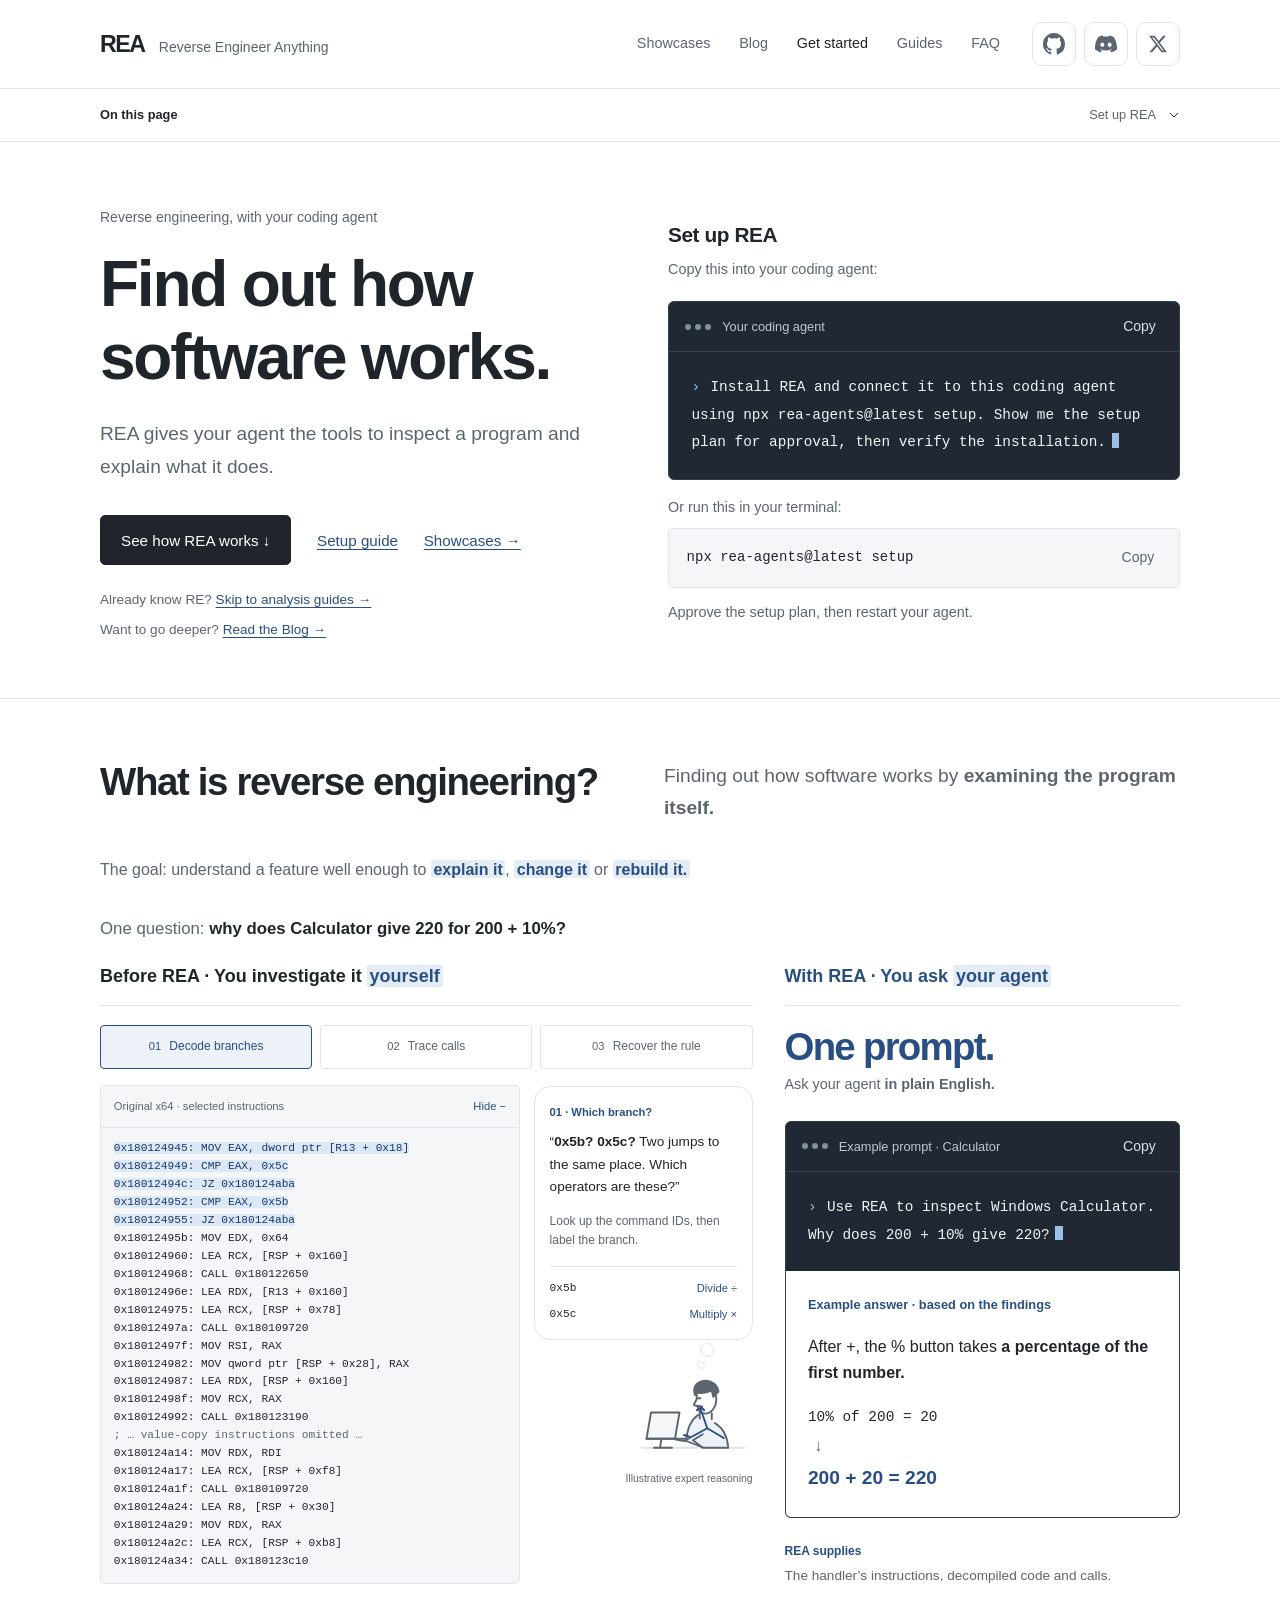
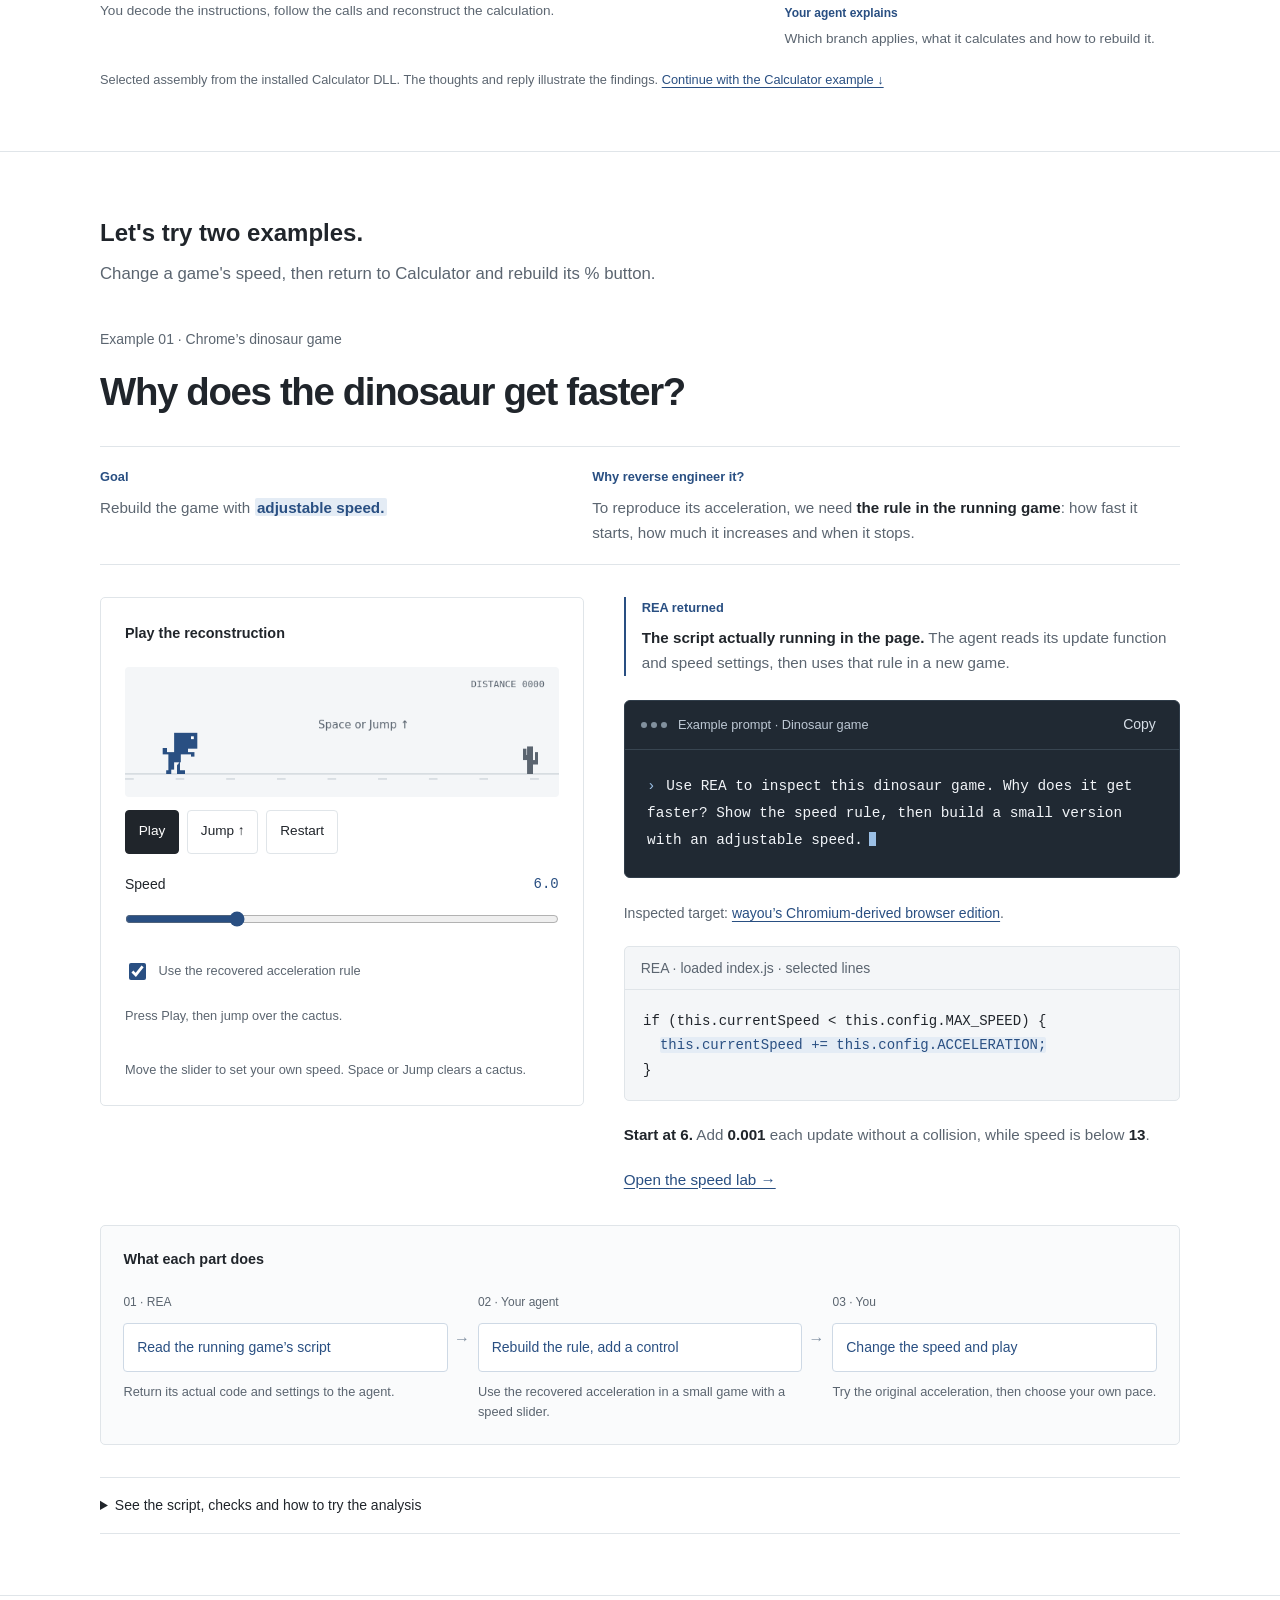
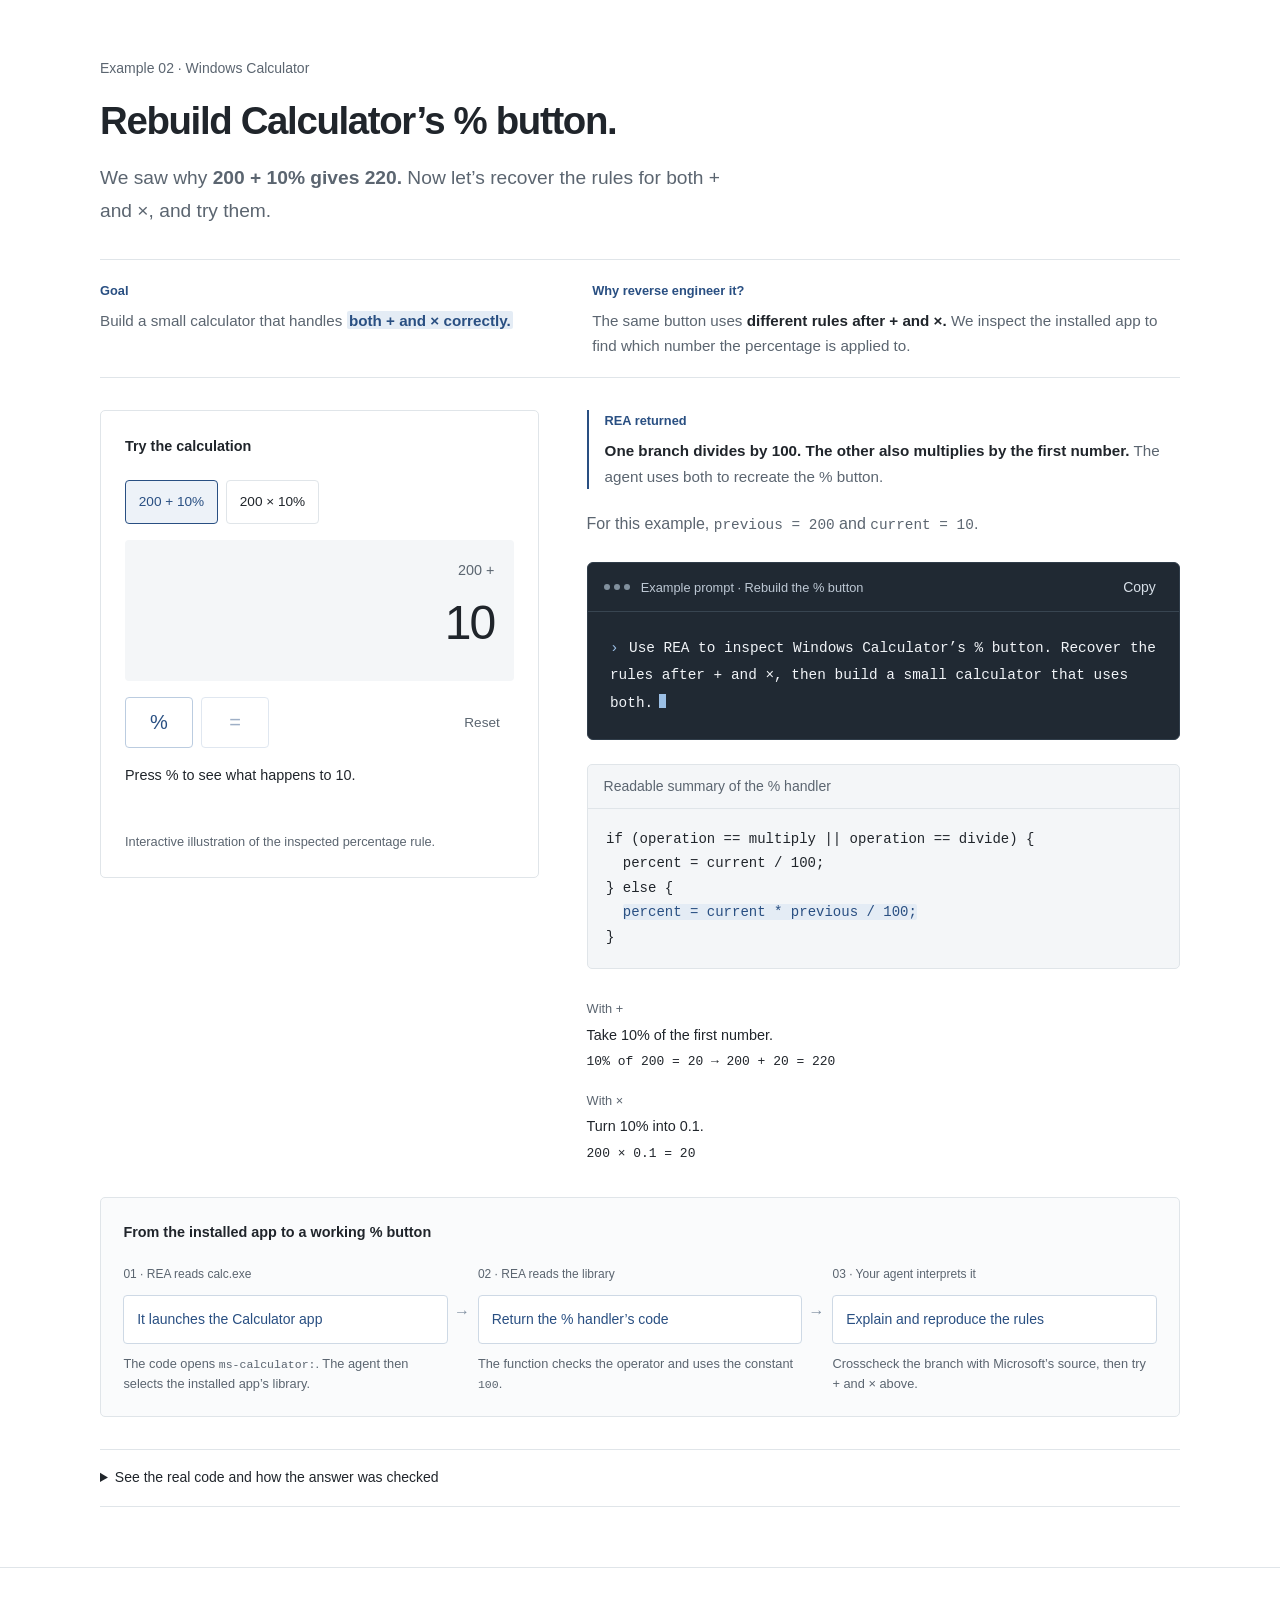
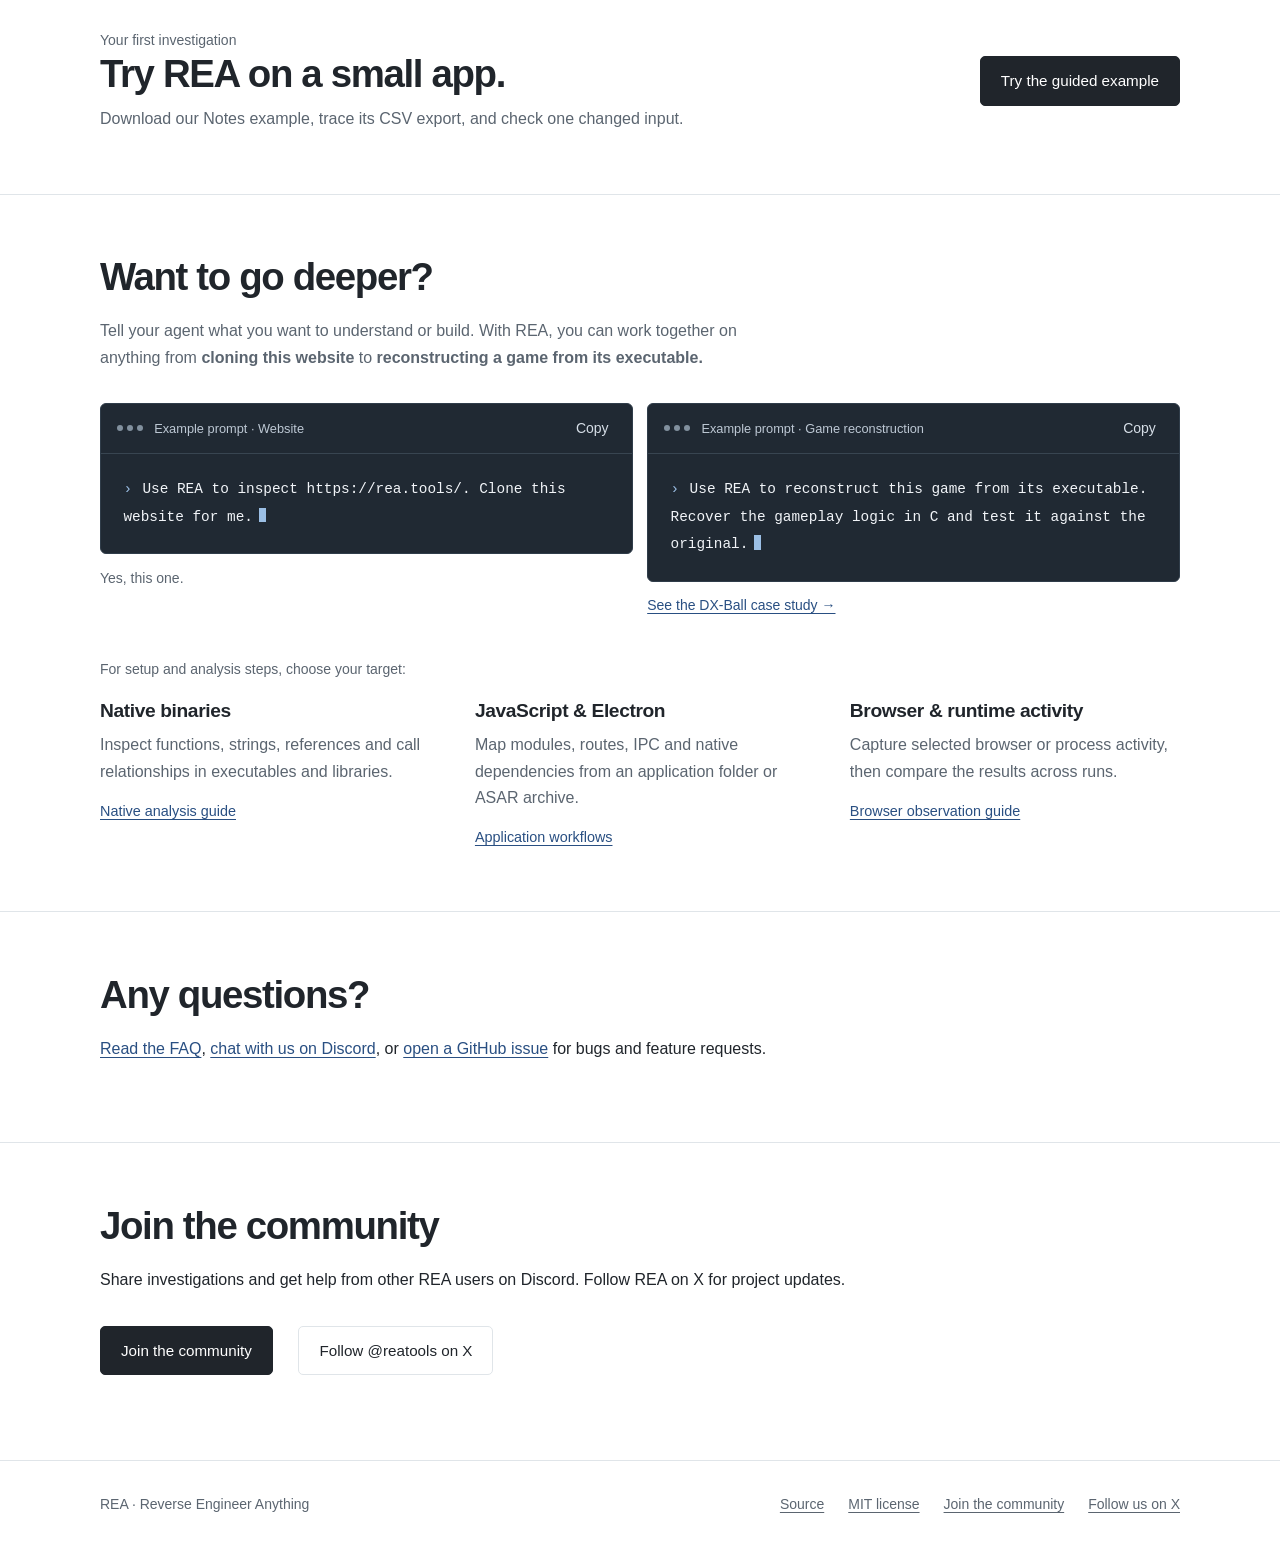
<file: rea-main/website/public/index.html>
<!doctype html>
<html lang="en">
  <head>
    <meta charset="utf-8" />
    <meta name="viewport" content="width=device-width, initial-scale=1" />
    <title>REA — Reverse Engineering for Your Coding Agent</title>
    <meta
      name="description"
      content="Reverse engineer apps, binaries and browser behavior with your coding agent. Follow clear guides and try interactive examples with REA."
    />
    <!-- website:sharing:start -->
    <!-- prettier-ignore -->
    <link rel="canonical" href="https://rea.tools/" />
    <!-- prettier-ignore -->
    <meta property="og:type" content="website" />
    <!-- prettier-ignore -->
    <meta property="og:site_name" content="REA" />
    <!-- prettier-ignore -->
    <meta property="og:title" content="REA — Reverse Engineering for Your Coding Agent" />
    <!-- prettier-ignore -->
    <meta property="og:description" content="Reverse engineer apps, binaries and browser behavior with your coding agent. Follow clear guides and try interactive examples with REA." />
    <!-- prettier-ignore -->
    <meta property="og:url" content="https://rea.tools/" />
    <!-- prettier-ignore -->
    <meta property="og:image" content="https://rea.tools/assets/social-card.png" />
    <!-- prettier-ignore -->
    <meta property="og:image:type" content="image/png" />
    <!-- prettier-ignore -->
    <meta property="og:image:width" content="1200" />
    <!-- prettier-ignore -->
    <meta property="og:image:height" content="630" />
    <!-- prettier-ignore -->
    <meta
      property="og:image:alt"
      content="REA — Find out how software works. Reverse engineering with your coding agent."
    />
    <!-- prettier-ignore -->
    <meta name="twitter:card" content="summary_large_image" />
    <!-- prettier-ignore -->
    <meta name="twitter:title" content="REA — Reverse Engineering for Your Coding Agent" />
    <!-- prettier-ignore -->
    <meta name="twitter:description" content="Reverse engineer apps, binaries and browser behavior with your coding agent. Follow clear guides and try interactive examples with REA." />
    <!-- prettier-ignore -->
    <meta name="twitter:image" content="https://rea.tools/assets/social-card.png" />
    <!-- prettier-ignore -->
    <meta
      name="twitter:image:alt"
      content="REA — Find out how software works. Reverse engineering with your coding agent."
    />
    <!-- website:sharing:end -->
    <meta name="theme-color" content="#ffffff" />
    <link rel="icon" href="assets/favicon.svg" type="image/svg+xml" />
    <link rel="stylesheet" href="assets/styles.css" />
    <script src="assets/main.js" defer></script>
    <script src="assets/home.js" defer></script>
    <script type="module" src="assets/dino-demo.js"></script>
  </head>
  <body class="home-page" id="top">
    <a class="skip-link" href="#main">Skip to content</a>
    <!-- website:header:start -->
    <!-- prettier-ignore -->
    <header class="site-header">
      <div class="container header-inner">
        <a class="brand" href="./" aria-label="REA home"
          ><span class="brand-name">REA</span
          ><span class="brand-caption">Reverse Engineer Anything</span></a
        >
        <nav class="navigation" aria-label="Main navigation">
          <a href="./showcase/">Showcases</a>
          <a href="./blog/">Blog</a>
          <a href="./get-started/" class="nav-start">Get started</a>
          <a href="./guides/">Guides</a>
          <a href="./faq/">FAQ</a>
        </nav>
        <div class="header-social">
          <a
            class="nav-github"
            href="https://github.com/morluto/rea"
            aria-label="REA on GitHub"
            title="REA on GitHub"
          >
            <svg
              width="22"
              height="22"
              viewBox="0 0 16 16"
              aria-hidden="true"
              focusable="false"
            >
              <path
                fill="currentColor"
                d="M8 0C3.58 0 0 3.58 0 8c0 3.54 2.29 6.53 5.47 7.59.4.07.55-.17.55-.38 0-.19-.01-.82-.01-1.49-2.01.37-2.53-.49-2.69-.94-.09-.23-.48-.94-.82-1.13-.28-.15-.68-.52-.01-.53.63-.01 1.08.58 1.23.82.72 1.21 1.87.87 2.33.66.07-.52.28-.87.51-1.07-1.78-.2-3.64-.89-3.64-3.95 0-.87.31-1.59.82-2.15-.08-.2-.36-1.02.08-2.12 0 0 .67-.21 2.2.82a7.65 7.65 0 0 1 2-.27c.68 0 1.36.09 2 .27 1.53-1.04 2.2-.82 2.2-.82.44 1.1.16 1.92.08 2.12.51.56.82 1.27.82 2.15 0 3.07-1.87 3.75-3.65 3.95.29.25.54.73.54 1.48 0 1.07-.01 1.93-.01 2.2 0 .21.15.46.55.38A8.01 8.01 0 0 0 16 8c0-4.42-3.58-8-8-8Z"
              />
            </svg>
            <span class="nav-github-count" hidden aria-hidden="true"></span>
          </a>
          <a
            class="nav-discord"
            href="https://discord.gg/GkcryMnJDM"
            aria-label="Join REA on Discord"
            title="Join REA on Discord"
          >
            <svg
              width="22"
              height="22"
              viewBox="0 0 24 24"
              aria-hidden="true"
              focusable="false"
            >
              <path
                fill="currentColor"
                d="M20.317 4.3698a19.7913 19.7913 0 0 0-4.8851-1.5152.0741.0741 0 0 0-.0785.0371c-.211.3753-.4447.8648-.6083 1.2495-1.8447-.2762-3.68-.2762-5.4868 0-.1636-.3933-.4058-.8742-.6177-1.2495a.077.077 0 0 0-.0785-.037 19.7363 19.7363 0 0 0-4.8852 1.515.0699.0699 0 0 0-.0321.0277C.5334 9.0458-.319 13.5799.0992 18.0578a.0824.0824 0 0 0 .0312.0561c2.0528 1.5076 4.0413 2.4228 5.9929 3.0294a.0777.0777 0 0 0 .0842-.0276c.4616-.6304.8731-1.2952 1.226-1.9942a.076.076 0 0 0-.0416-.1057c-.6528-.2476-1.2743-.5495-1.8722-.8923a.077.077 0 0 1-.0076-.1277c.1258-.0943.2517-.1923.3718-.2914a.0743.0743 0 0 1 .0776-.0105c3.9278 1.7933 8.18 1.7933 12.0614 0a.0739.0739 0 0 1 .0785.0095c.1202.099.246.1981.3728.2924a.077.077 0 0 1-.0066.1276 12.2986 12.2986 0 0 1-1.873.8914.0766.0766 0 0 0-.0407.1067c.3604.698.7719 1.3628 1.225 1.9932a.076.076 0 0 0 .0842.0286c1.961-.6067 3.9495-1.5219 6.0023-3.0294a.077.077 0 0 0 .0313-.0552c.5004-5.177-.8382-9.6739-3.5485-13.6604a.061.061 0 0 0-.0312-.0286ZM8.02 15.3312c-1.1825 0-2.1569-1.0857-2.1569-2.419 0-1.3332.9555-2.4189 2.157-2.4189 1.2108 0 2.1757 1.0952 2.1568 2.419 0 1.3332-.9555 2.4189-2.1569 2.4189Zm7.9748 0c-1.1825 0-2.1569-1.0857-2.1569-2.419 0-1.3332.9554-2.4189 2.1569-2.4189 1.2108 0 2.1757 1.0952 2.1568 2.419 0 1.3332-.946 2.4189-2.1568 2.4189Z"
              />
            </svg>
          </a>
          <a
            class="nav-x"
            href="https://x.com/reatools"
            aria-label="Follow REA on X"
            title="Follow REA on X"
          >
            <svg
              width="18"
              height="18"
              viewBox="0 0 24 24"
              aria-hidden="true"
              focusable="false"
            >
              <path
                fill="currentColor"
                d="M18.901 1.153h3.68l-8.04 9.19L24 22.846h-7.406l-5.8-7.584-6.638 7.584H.474l8.6-9.83L0 1.154h7.594l5.243 6.932ZM17.61 20.644h2.039L6.486 3.24H4.298Z"
              />
            </svg>
          </a>
        </div>
      </div>
    </header>
    <!-- website:header:end -->
    <details class="home-page-nav" data-home-nav open>
      <summary class="container">
        <span>On this page</span>
        <span class="home-nav-current" data-home-nav-current aria-hidden="true"
          >Set up REA</span
        >
        <svg width="12" height="12" viewBox="0 0 12 12" aria-hidden="true">
          <path d="m2 4 4 4 4-4" fill="none" stroke="currentColor" />
        </svg>
      </summary>
      <nav class="home-nav-links" aria-label="On this page">
        <div class="container">
          <p class="home-nav-title">On this page</p>
          <ul>
            <li><a href="#setup" aria-current="location">Set up REA</a></li>
            <li><a href="#what-is-re">What is RE?</a></li>
            <li><a href="#how-rea-helps">How REA helps</a></li>
            <li><a href="#dinosaur">Dinosaur game</a></li>
            <li><a href="#calculator">Calculator</a></li>
            <li><a href="#try-rea">Try REA</a></li>
            <li><a href="#analyze">Go deeper</a></li>
            <li><a href="#questions">Help &amp; feedback</a></li>
            <li><a href="#community">Community</a></li>
          </ul>
        </div>
      </nav>
    </details>
    <main id="main">
      <section class="container hero home-hero" id="setup">
        <div class="home-start-grid">
          <div>
            <p class="eyebrow">Reverse engineering, with your coding agent</p>
            <h1>Find out how<br />software works.</h1>
            <p class="lede">
              REA gives your agent the tools to inspect a program and explain
              what it does.
            </p>
            <div class="actions">
              <a class="button" href="#what-is-re">See how REA works ↓</a>
              <a class="text-link" href="get-started/">Setup guide</a>
              <a class="text-link" href="showcase/">Showcases →</a>
            </div>
            <p class="home-expert-shortcut">
              Already know RE?
              <a href="#analysis-guides">Skip to analysis guides →</a>
            </p>
            <p class="home-expert-shortcut">
              Want to go deeper?
              <a href="blog/">Read the Blog →</a>
            </p>
          </div>
          <div class="home-setup">
            <h2>Set up REA</h2>
            <p>Copy this into your coding agent:</p>
            <div class="agent-terminal">
              <div class="terminal-header">
                <span class="terminal-title"
                  ><span class="terminal-dots" aria-hidden="true"
                    ><i></i><i></i><i></i></span
                  >Your coding agent</span
                >
                <button
                  class="copy-button"
                  type="button"
                  data-copy="home-install-prompt"
                  aria-label="Copy REA installation prompt"
                >
                  Copy
                </button>
              </div>
              <p class="terminal-prompt">
                <span class="prompt-symbol" aria-hidden="true">›</span
                ><span id="home-install-prompt"
                  >Install REA and connect it to this coding agent using npx
                  rea-agents@latest setup. Show me the setup plan for approval,
                  then verify the installation.</span
                ><span class="terminal-cursor" aria-hidden="true"></span>
              </p>
            </div>
            <p class="caption">Or run this in your terminal:</p>
            <div class="code-block code-inline">
              <code id="setup-command">npx rea-agents@latest setup</code>
              <button
                class="copy-button"
                type="button"
                data-copy="setup-command"
                aria-label="Copy setup command"
              >
                Copy
              </button>
            </div>
            <p class="caption">
              Approve the setup plan, then restart your agent.
            </p>
          </div>
        </div>
      </section>

      <section class="section" id="what-is-re">
        <div class="container">
          <div class="home-definition">
            <h2>What is reverse engineering?</h2>
            <p class="lede">
              Finding out how software works by
              <strong>examining the program itself.</strong>
            </p>
          </div>
          <p class="home-purpose">
            The goal: understand a feature well enough to
            <mark class="prose-highlight">explain it</mark>,
            <mark class="prose-highlight">change it</mark> or
            <mark class="prose-highlight">rebuild it.</mark>
          </p>
          <p class="comparison-question">
            One question:
            <strong>why does Calculator give 220 for 200 + 10%?</strong>
          </p>
          <figure class="home-role-comparison" id="how-rea-helps">
            <div
              class="manual-investigation step-comparison"
              data-step-comparison
            >
              <p class="comparison-label">
                Before REA · You investigate it
                <strong class="prose-highlight">yourself</strong>
              </p>
              <div
                class="step-selector expert-step-selector"
                role="group"
                aria-label="Follow the manual Calculator analysis"
              >
                <button
                  type="button"
                  data-select-step="1"
                  aria-pressed="true"
                  aria-controls="expert-assembly expert-reasoning"
                >
                  <span>01</span> Decode branches
                </button>
                <button
                  type="button"
                  data-select-step="2"
                  aria-pressed="false"
                  aria-controls="expert-assembly expert-reasoning"
                >
                  <span>02</span> Trace calls
                </button>
                <button
                  type="button"
                  data-select-step="3"
                  aria-pressed="false"
                  aria-controls="expert-assembly expert-reasoning"
                >
                  <span>03</span> Recover the rule
                </button>
              </div>
              <div class="expert-analysis-grid">
                <details
                  class="code-block expert-assembly"
                  data-expert-assembly
                  open
                >
                  <summary class="code-header">
                    <span>Original x64 · selected instructions</span>
                    <span class="assembly-disclosure" aria-hidden="true"></span>
                  </summary>
                  <pre><code id="expert-assembly"><span class="code-step is-active" data-step="1">0x180124945: MOV EAX, dword ptr [R13 + 0x18]
0x180124949: CMP EAX, 0x5c
0x18012494c: JZ 0x180124aba
0x180124952: CMP EAX, 0x5b
0x180124955: JZ 0x180124aba</span>
<span class="code-step" data-step="2">0x18012495b: MOV EDX, 0x64
0x180124960: LEA RCX, [RSP + 0x160]
0x180124968: CALL 0x180122650
0x18012496e: LEA RDX, [R13 + 0x160]
0x180124975: LEA RCX, [RSP + 0x78]
0x18012497a: CALL 0x180109720</span>
0x18012497f: MOV RSI, RAX
0x180124982: MOV qword ptr [RSP + 0x28], RAX
<span class="code-step" data-step="2">0x180124987: LEA RDX, [RSP + 0x160]
0x18012498f: MOV RCX, RAX
0x180124992: CALL 0x180123190</span>
<span class="assembly-omission">; … value-copy instructions omitted …</span>
<span class="code-step" data-step="3">0x180124a14: MOV RDX, RDI
0x180124a17: LEA RCX, [RSP + 0xf8]
0x180124a1f: CALL 0x180109720
0x180124a24: LEA R8, [RSP + 0x30]
0x180124a29: MOV RDX, RAX
0x180124a2c: LEA RCX, [RSP + 0xb8]
0x180124a34: CALL 0x180123c10</span></code></pre>
                </details>
                <aside
                  class="expert-reasoning"
                  aria-label="Illustrative expert reasoning"
                >
                  <div
                    id="expert-reasoning"
                    aria-live="polite"
                    aria-atomic="true"
                  >
                    <div class="expert-thought" data-step-note="1">
                      <p class="thought-label">01 · Which branch?</p>
                      <p>
                        “<strong>0x5b? 0x5c?</strong> Two jumps to the same
                        place. Which operators are these?”
                      </p>
                      <p class="expert-task">
                        Look up the command IDs, then label the branch.
                      </p>
                      <dl class="expert-facts">
                        <div>
                          <dt>0x5b</dt>
                          <dd>Divide ÷</dd>
                        </div>
                        <div>
                          <dt>0x5c</dt>
                          <dd>Multiply ×</dd>
                        </div>
                      </dl>
                    </div>
                    <div class="expert-thought" data-step-note="2">
                      <p class="thought-label">02 · What do the calls do?</p>
                      <p>
                        “100 is clear. The calls are just addresses.
                        <strong>Which one divides? Which value goes in?</strong
                        >”
                      </p>
                      <p class="expert-task">
                        Inspect the helpers and trace the stored values.
                      </p>
                      <dl class="expert-facts">
                        <div>
                          <dt>0x64</dt>
                          <dd>100</dd>
                        </div>
                        <div>
                          <dt>…123190</dt>
                          <dd>Divide</dd>
                        </div>
                      </dl>
                    </div>
                    <div class="expert-thought" data-step-note="3">
                      <p class="thought-label">03 · What is the rule?</p>
                      <p>
                        “This path multiplies by the other input. So
                        <strong>10% means 10% of 200</strong> after +.”
                      </p>
                      <p class="expert-task">
                        Name the operands and check both operator paths.
                      </p>
                      <div class="expert-rule">
                        <span>200 × 10 / 100</span>
                        <strong>20</strong>
                      </div>
                    </div>
                  </div>
                  <img
                    class="expert-illustration"
                    src="assets/figures/analyst-thinking.svg"
                    alt=""
                    width="160"
                    height="120"
                  />
                  <p class="expert-caption">Illustrative expert reasoning</p>
                </aside>
              </div>
              <p class="manual-work-summary">
                <strong
                  >You decode the instructions, follow the calls and reconstruct
                  the calculation.</strong
                >
              </p>
            </div>
            <div class="agent-investigation" id="ask-your-agent">
              <p class="comparison-label">
                With REA · You ask
                <strong class="prose-highlight">your agent</strong>
              </p>
              <h3 class="agent-one-prompt">One prompt.</h3>
              <p class="agent-intro">
                Ask your agent <strong>in plain English.</strong>
              </p>
              <div class="agent-terminal home-analysis-terminal">
                <div class="terminal-header">
                  <span class="terminal-title"
                    ><span class="terminal-dots" aria-hidden="true"
                      ><i></i><i></i><i></i></span
                    >Example prompt · Calculator</span
                  >
                  <button
                    class="copy-button"
                    type="button"
                    data-copy="home-analysis-prompt"
                    aria-label="Copy Calculator percentage question"
                  >
                    Copy
                  </button>
                </div>
                <p class="terminal-prompt">
                  <span class="prompt-symbol" aria-hidden="true">›</span
                  ><span id="home-analysis-prompt"
                    >Use REA to inspect Windows Calculator. Why does 200 + 10%
                    give 220?</span
                  ><span class="terminal-cursor" aria-hidden="true"></span>
                </p>
                <div class="agent-reply">
                  <p class="reply-label">
                    Example answer · based on the findings
                  </p>
                  <p>
                    After +, the % button takes
                    <strong>a percentage of the first number.</strong>
                  </p>
                  <div class="agent-percent-rule">
                    <code>10% of 200 = 20</code><span aria-hidden="true">↓</span
                    ><strong>200 + 20 = 220</strong>
                  </div>
                </div>
              </div>
              <dl class="agent-evidence-roles">
                <div>
                  <dt>REA supplies</dt>
                  <dd>
                    The handler’s instructions, decompiled code and calls.
                  </dd>
                </div>
                <div>
                  <dt>Your agent explains</dt>
                  <dd>
                    Which branch applies, what it calculates and how to rebuild
                    it.
                  </dd>
                </div>
              </dl>
            </div>
            <figcaption>
              Selected assembly from the installed Calculator DLL. The thoughts
              and reply illustrate the findings.
              <a href="#calculator">Continue with the Calculator example ↓</a>
            </figcaption>
          </figure>
        </div>
      </section>

      <section class="section" id="dinosaur">
        <div class="container">
          <p class="home-examples-intro">
            <strong>Let's try two examples.</strong>
            Change a game's speed, then return to Calculator and rebuild its %
            button.
          </p>
          <div class="section-heading">
            <p class="eyebrow">Example 01 · Chrome’s dinosaur game</p>
            <h2>Why does the dinosaur get faster?</h2>
          </div>
          <dl class="case-brief">
            <div>
              <dt>Goal</dt>
              <dd>
                Rebuild the game with
                <mark class="prose-highlight">adjustable speed.</mark>
              </dd>
            </div>
            <div>
              <dt>Why reverse engineer it?</dt>
              <dd>
                To reproduce its acceleration, we need
                <strong>the rule in the running game</strong>: how fast it
                starts, how much it increases and when it stops.
              </dd>
            </div>
          </dl>
          <div class="home-example-grid dino-example-grid">
            <figure class="dino-demo" data-dino-demo>
              <p class="figure-title">Play the reconstruction</p>
              <div class="dino-stage">
                <svg
                  class="dino-fallback"
                  viewBox="0 0 600 180"
                  role="img"
                  aria-label="A small dinosaur running toward a cactus. Recovered speed: starts at 6, increases by 0.001 per update while below 13."
                >
                  <path
                    d="M0 150H600 M55 113v-30h17V65h27v24H85v17H72v16H62v13h-7v-22m-5-8v-8h-8v-9h-6v22h19m14 15v15h8v-7h-4v-8 M420 150v-48h10v48m-10-15h-12v-22h7v15h5m10-4h12v-22h-7v15h-5"
                    fill="currentColor"
                  />
                  <text
                    x="300"
                    y="65"
                    text-anchor="middle"
                    fill="currentColor"
                    font-size="18"
                  >
                    6 → 10 → 13
                  </text>
                </svg>
                <canvas
                  width="600"
                  height="180"
                  tabindex="0"
                  aria-label="Dinosaur mini-game. Use the Jump button or press Space while the game is focused."
                  hidden
                ></canvas>
              </div>
              <div class="dino-controls" hidden>
                <div class="dino-buttons">
                  <button class="button" type="button" data-dino-start>
                    Play
                  </button>
                  <button type="button" data-dino-jump>Jump ↑</button>
                  <button type="button" data-dino-reset>Restart</button>
                </div>
                <label class="dino-speed-label"
                  >Speed <output data-dino-speed>6.0</output
                  ><input
                    type="range"
                    min="2"
                    max="18"
                    step="0.1"
                    value="6"
                    data-dino-slider
                /></label>
                <label class="dino-auto-label"
                  ><input type="checkbox" data-dino-auto checked /> Use the
                  recovered acceleration rule</label
                >
              </div>
              <p class="dino-status" data-dino-status role="status">
                Original rule: start at 6, then increase toward 13.
              </p>
              <figcaption>
                Move the slider to set your own speed. Space or Jump clears a
                cactus.
              </figcaption>
              <noscript
                ><p class="caption">
                  Enable JavaScript to play the reconstruction. The code and
                  explanation above remain readable.
                </p></noscript
              >
            </figure>
            <div>
              <div class="rea-finding">
                <p class="finding-label">REA returned</p>
                <p>
                  <strong>The script actually running in the page.</strong> The
                  agent reads its update function and speed settings, then uses
                  that rule in a new game.
                </p>
              </div>
              <div class="agent-terminal home-analysis-terminal">
                <div class="terminal-header">
                  <span class="terminal-title"
                    ><span class="terminal-dots" aria-hidden="true"
                      ><i></i><i></i><i></i></span
                    >Example prompt · Dinosaur game</span
                  >
                  <button
                    class="copy-button"
                    type="button"
                    data-copy="dino-analysis-prompt"
                    aria-label="Copy dinosaur analysis prompt"
                  >
                    Copy
                  </button>
                </div>
                <p class="terminal-prompt">
                  <span class="prompt-symbol" aria-hidden="true">›</span
                  ><span id="dino-analysis-prompt"
                    >Use REA to inspect this dinosaur game. Why does it get
                    faster? Show the speed rule, then build a small version with
                    an adjustable speed.</span
                  ><span class="terminal-cursor" aria-hidden="true"></span>
                </p>
              </div>
              <p class="caption">
                Inspected target:
                <a href="https://wayou.github.io/t-rex-runner/"
                  >wayou’s Chromium-derived browser edition</a
                >.
              </p>
              <div class="code-block">
                <div class="code-header">
                  <span>REA · loaded index.js · selected lines</span>
                </div>
                <pre><code>if (this.currentSpeed &lt; this.config.MAX_SPEED) {
  <span class="code-key">this.currentSpeed += this.config.ACCELERATION;</span>
}</code></pre>
              </div>
              <p class="dino-rule">
                <strong>Start at 6.</strong> Add <strong>0.001</strong> each
                update without a collision, while speed is below
                <strong>13</strong>.
              </p>
              <a class="text-link" href="examples/dino-lab/"
                >Open the speed lab →</a
              >
            </div>
          </div>
          <figure class="workflow-figure dino-loop">
            <p class="figure-title">What each part does</p>
            <ol class="flow-steps">
              <li>
                <span class="flow-label">01 · REA</span
                ><span class="flow-node">Read the running game’s script</span
                ><span class="flow-note"
                  >Return its actual code and settings to the agent.</span
                >
              </li>
              <li>
                <span class="flow-label">02 · Your agent</span
                ><span class="flow-node">Rebuild the rule, add a control</span
                ><span class="flow-note"
                  >Use the recovered acceleration in a small game with a speed
                  slider.</span
                >
              </li>
              <li>
                <span class="flow-label">03 · You</span
                ><span class="flow-node">Change the speed and play</span
                ><span class="flow-note"
                  >Try the original acceleration, then choose your own
                  pace.</span
                >
              </li>
            </ol>
          </figure>
          <details class="home-evidence-details">
            <summary>
              See the script, checks and how to try the analysis
            </summary>
            <p>
              REA inspected the HTTP browser edition through a local debugging
              connection and returned the loaded <code>index.js</code>,
              including its source and digest.
            </p>
            <div class="code-block">
              <div class="code-header">
                <span>Selected settings from the inspected script</span>
              </div>
              <pre><code>ACCELERATION: 0.001,
MAX_SPEED: 13,
SPEED: 6</code></pre>
            </div>
            <p>
              We called the original game’s update function in a controlled
              browser check, with obstacles and automatic scheduling disabled.
              After 4,000 updates, speed was 10.0; after 10,000, it was 13.0,
              rounded to one decimal.
            </p>
            <p>
              The new mini-game keeps that speed rule. Its drawing, jumping and
              collision code are a small teaching implementation.
              <a href="examples/dino-lab/">Open the lab</a> to see the new code
              and run the same speed check.
            </p>
            <p>
              To inspect the target yourself, follow the
              <a href="guides/browser/#prepare">browser connection steps</a>
              using
              <a href="https://wayou.github.io/t-rex-runner/"
                >the dinosaur page</a
              >. Give your agent that page URL and your local debugging
              endpoint, then copy the prompt above.
            </p>
            <p class="caption">
              <a
                href="https://github.com/wayou/t-rex-runner/blob/5455bfa408ec6b707c7300ff194b7390733a766d/index.js#L565-L571"
                >Inspected speed code</a
              >
              ·
              <a href="assets/licenses/dinosaur.txt"
                >Chromium Authors · BSD license</a
              >
            </p>
          </details>
        </div>
      </section>

      <section class="section" id="calculator">
        <div class="container">
          <div class="section-heading">
            <p class="eyebrow">Example 02 · Windows Calculator</p>
            <h2>Rebuild Calculator’s % button.</h2>
            <p class="lede">
              We saw why <strong>200 + 10% gives 220.</strong> Now let’s recover
              the rules for both + and ×, and try them.
            </p>
          </div>
          <dl class="case-brief">
            <div>
              <dt>Goal</dt>
              <dd>
                Build a small calculator that handles
                <mark class="prose-highlight">both + and × correctly.</mark>
              </dd>
            </div>
            <div>
              <dt>Why reverse engineer it?</dt>
              <dd>
                The same button uses
                <strong>different rules after + and ×.</strong> We inspect the
                installed app to find which number the percentage is applied to.
              </dd>
            </div>
          </dl>
          <div class="home-example-grid">
            <figure class="percent-figure" data-percent-demo>
              <p class="figure-title">Try the calculation</p>
              <div
                class="percent-operation"
                role="group"
                aria-label="Choose the calculation"
                hidden
              >
                <button
                  type="button"
                  data-percent-operation="add"
                  aria-pressed="true"
                >
                  200 + 10%
                </button>
                <button
                  type="button"
                  data-percent-operation="multiply"
                  aria-pressed="false"
                >
                  200 × 10%
                </button>
              </div>
              <div class="percent-display">
                <span class="percent-expression" data-percent-expression
                  >200 +</span
                >
                <strong data-percent-display>20</strong>
              </div>
              <div class="percent-controls" hidden>
                <button
                  type="button"
                  class="percent-key"
                  data-percent-key="percent"
                >
                  %
                </button>
                <button
                  type="button"
                  class="percent-key"
                  data-percent-key="equals"
                  disabled
                >
                  =
                </button>
                <button
                  type="button"
                  class="percent-reset"
                  data-percent-key="reset"
                >
                  Reset
                </button>
              </div>
              <p class="percent-status" data-percent-status role="status">
                10% of 200 = 20. Then 200 + 20 = 220.
              </p>
              <figcaption>
                Interactive illustration of the inspected percentage rule.
              </figcaption>
            </figure>
            <div class="percent-explanation">
              <div class="rea-finding">
                <p class="finding-label">REA returned</p>
                <p>
                  <strong
                    >One branch divides by 100. The other also multiplies by the
                    first number.</strong
                  >
                  The agent uses both to recreate the % button.
                </p>
              </div>
              <p>
                For this example, <code>previous = 200</code> and
                <code>current = 10</code>.
              </p>
              <div class="agent-terminal">
                <div class="terminal-header">
                  <span class="terminal-title"
                    ><span class="terminal-dots" aria-hidden="true"
                      ><i></i><i></i><i></i></span
                    >Example prompt · Rebuild the % button</span
                  >
                  <button
                    class="copy-button"
                    type="button"
                    data-copy="calculator-analysis-prompt"
                    aria-label="Copy Calculator analysis prompt"
                  >
                    Copy
                  </button>
                </div>
                <p class="terminal-prompt">
                  <span class="prompt-symbol" aria-hidden="true">›</span
                  ><span id="calculator-analysis-prompt"
                    >Use REA to inspect Windows Calculator’s % button. Recover
                    the rules after + and ×, then build a small calculator that
                    uses both.</span
                  ><span class="terminal-cursor" aria-hidden="true"></span>
                </p>
              </div>
              <div class="code-block">
                <div class="code-header">
                  <span>Readable summary of the % handler</span>
                </div>
                <pre><code>if (operation == multiply || operation == divide) {
  percent = current / 100;
} else {
  <span class="code-key">percent = current * previous / 100;</span>
}</code></pre>
              </div>
              <dl class="percent-rules">
                <div>
                  <dt>With +</dt>
                  <dd>
                    <strong>Take 10% of the first number.</strong
                    ><code>10% of 200 = 20 → 200 + 20 = 220</code>
                  </dd>
                </div>
                <div>
                  <dt>With ×</dt>
                  <dd>
                    <strong>Turn 10% into 0.1.</strong
                    ><code>200 × 0.1 = 20</code>
                  </dd>
                </div>
              </dl>
            </div>
          </div>
          <figure class="workflow-figure calculator-trace">
            <p class="figure-title">
              From the installed app to a working % button
            </p>
            <ol class="flow-steps">
              <li>
                <span class="flow-label">01 · REA reads calc.exe</span
                ><span class="flow-node">It launches the Calculator app</span
                ><span class="flow-note"
                  >The code opens <code>ms-calculator:</code>. The agent then
                  selects the installed app’s library.</span
                >
              </li>
              <li>
                <span class="flow-label">02 · REA reads the library</span
                ><span class="flow-node">Return the % handler’s code</span
                ><span class="flow-note"
                  >The function checks the operator and uses the constant
                  <code>100</code>.</span
                >
              </li>
              <li>
                <span class="flow-label">03 · Your agent interprets it</span
                ><span class="flow-node">Explain and reproduce the rules</span
                ><span class="flow-note"
                  >Crosscheck the branch with Microsoft’s source, then try + and
                  × above.</span
                >
              </li>
            </ol>
          </figure>
          <details class="home-evidence-details">
            <summary>See the real code and how the answer was checked</summary>

            <div class="code-comparison">
              <div class="code-block">
                <div class="code-header">
                  <span>REA · selected original instructions</span>
                </div>
                <pre><code>0x180124945: MOV EAX, dword ptr [R13 + 0x18]
0x180124949: <span class="code-key">CMP EAX, 0x5c</span>
0x18012494c: JZ 0x180124aba
0x180124952: <span class="code-key">CMP EAX, 0x5b</span>
0x180124955: JZ 0x180124aba
0x18012495b: <span class="code-key">MOV EDX, 0x64</span></code></pre>
              </div>
              <div class="code-block">
                <div class="code-header">
                  <span>Operator IDs · Microsoft’s source</span>
                </div>
                <pre><code>#define IDC_MUL 92      // 0x5c
#define IDC_DIV 91      // 0x5b
#define IDC_PERCENT 118 // 0x76

0x64 = 100</code></pre>
              </div>
            </div>

            <p class="caption">
              Inspected with REA 4.1.0: Windows Calculator 11.2508.4.0, x64. The
              readable summary uses names from Microsoft’s public source to
              explain the recovered branch.
            </p>
            <p class="caption">
              <a
                href="https://github.com/microsoft/calculator/blob/d125246a4e19842ce1332e6c7839cf0e110027d8/src/CalcManager/CEngine/scifunc.cpp#L98-L111"
                >Percentage implementation</a
              >
              ·
              <a
                href="https://github.com/microsoft/calculator/blob/d125246a4e19842ce1332e6c7839cf0e110027d8/src/CalculatorUnitTests/CalculatorManagerTest.cpp#L350-L370"
                >Microsoft’s test cases</a
              >
              · <a href="guides/native/">Native setup guide</a>
            </p>
          </details>
        </div>
      </section>

      <section class="section" id="try-rea">
        <div class="container start-row">
          <div>
            <p class="eyebrow">Your first investigation</p>
            <h2>Try REA on a small app.</h2>
            <p>
              Download our Notes example, trace its CSV export, and check one
              changed input.
            </p>
          </div>
          <a class="button" href="first-investigation/"
            >Try the guided example</a
          >
        </div>
      </section>

      <section class="section" id="analyze">
        <div class="container">
          <div class="section-heading">
            <h2>Want to go deeper?</h2>
            <p>
              Tell your agent what you want to understand or build. With REA,
              you can work together on anything from
              <strong>cloning this website</strong> to
              <strong>reconstructing a game from its executable.</strong>
            </p>
          </div>
          <div class="code-comparison home-project-prompts">
            <div>
              <div class="agent-terminal">
                <div class="terminal-header">
                  <span class="terminal-title">
                    <span class="terminal-dots" aria-hidden="true"
                      ><i></i><i></i><i></i></span
                    >Example prompt · Website
                  </span>
                  <button
                    class="copy-button"
                    type="button"
                    data-copy="website-project-prompt"
                    aria-label="Copy website project prompt"
                  >
                    Copy
                  </button>
                </div>
                <p class="terminal-prompt">
                  <span class="prompt-symbol" aria-hidden="true">›</span
                  ><span id="website-project-prompt"
                    >Use REA to inspect https://rea.tools/. Clone this website
                    for me.</span
                  ><span class="terminal-cursor" aria-hidden="true"></span>
                </p>
              </div>
              <p class="caption">Yes, this one.</p>
            </div>
            <div>
              <div class="agent-terminal">
                <div class="terminal-header">
                  <span class="terminal-title">
                    <span class="terminal-dots" aria-hidden="true"
                      ><i></i><i></i><i></i></span
                    >Example prompt · Game reconstruction
                  </span>
                  <button
                    class="copy-button"
                    type="button"
                    data-copy="game-project-prompt"
                    aria-label="Copy game reconstruction prompt"
                  >
                    Copy
                  </button>
                </div>
                <p class="terminal-prompt">
                  <span class="prompt-symbol" aria-hidden="true">›</span
                  ><span id="game-project-prompt"
                    >Use REA to reconstruct this game from its executable.
                    Recover the gameplay logic in C and test it against the
                    original.</span
                  ><span class="terminal-cursor" aria-hidden="true"></span>
                </p>
              </div>
              <p class="caption">
                <a href="showcase/dx-ball/">See the DX-Ball case study →</a>
              </p>
            </div>
          </div>
          <p class="caption">
            For setup and analysis steps, choose your target:
          </p>
          <div class="workflows" id="analysis-guides">
            <div>
              <h3>Native binaries</h3>
              <p>
                Inspect functions, strings, references and call relationships in
                executables and libraries.
              </p>
              <a href="guides/native/">Native analysis guide</a>
            </div>
            <div>
              <h3>JavaScript &amp; Electron</h3>
              <p>
                Map modules, routes, IPC and native dependencies from an
                application folder or ASAR archive.
              </p>
              <a href="guides/javascript/">Application workflows</a>
            </div>
            <div>
              <h3>Browser &amp; runtime activity</h3>
              <p>
                Capture selected browser or process activity, then compare the
                results across runs.
              </p>
              <a href="guides/browser/">Browser observation guide</a>
            </div>
          </div>
        </div>
      </section>
      <section class="section" id="questions">
        <div class="container">
          <h2>Any questions?</h2>
          <p>
            <a href="faq/">Read the FAQ</a>,
            <a href="https://discord.gg/GkcryMnJDM">chat with us on Discord</a>,
            or
            <a href="https://github.com/morluto/rea/issues/new/choose"
              >open a GitHub issue</a
            >
            for bugs and feature requests.
          </p>
        </div>
      </section>
      <section class="section" id="community">
        <div class="container">
          <h2>Join the community</h2>
          <p>
            Share investigations and get help from other REA users on Discord.
            Follow REA on X for project updates.
          </p>
          <div class="actions">
            <a class="button" href="https://discord.gg/GkcryMnJDM"
              >Join the community</a
            >
            <a class="button secondary" href="https://x.com/reatools"
              >Follow @reatools on X</a
            >
          </div>
        </div>
      </section>
    </main>
    <!-- website:footer:start -->
    <!-- prettier-ignore -->
    <footer class="site-footer">
      <div class="container footer-inner">
        <p>REA · Reverse Engineer Anything</p>
        <div class="footer-links">
          <a href="https://github.com/morluto/rea">Source</a
          ><a href="https://github.com/morluto/rea/blob/main/LICENSE">MIT license</a
          ><a href="https://discord.gg/GkcryMnJDM">Join the community</a
          ><a href="https://x.com/reatools">Follow us on X</a>
        </div>
      </div>
    </footer>
    <p class="sr-only" id="copy-status" role="status" aria-live="polite"></p>
    <a class="back-to-top" href="#top" aria-label="Back to top">
      <span aria-hidden="true">↑</span> Top
    </a>
    <!-- website:footer:end -->
  </body>
</html>
</file>
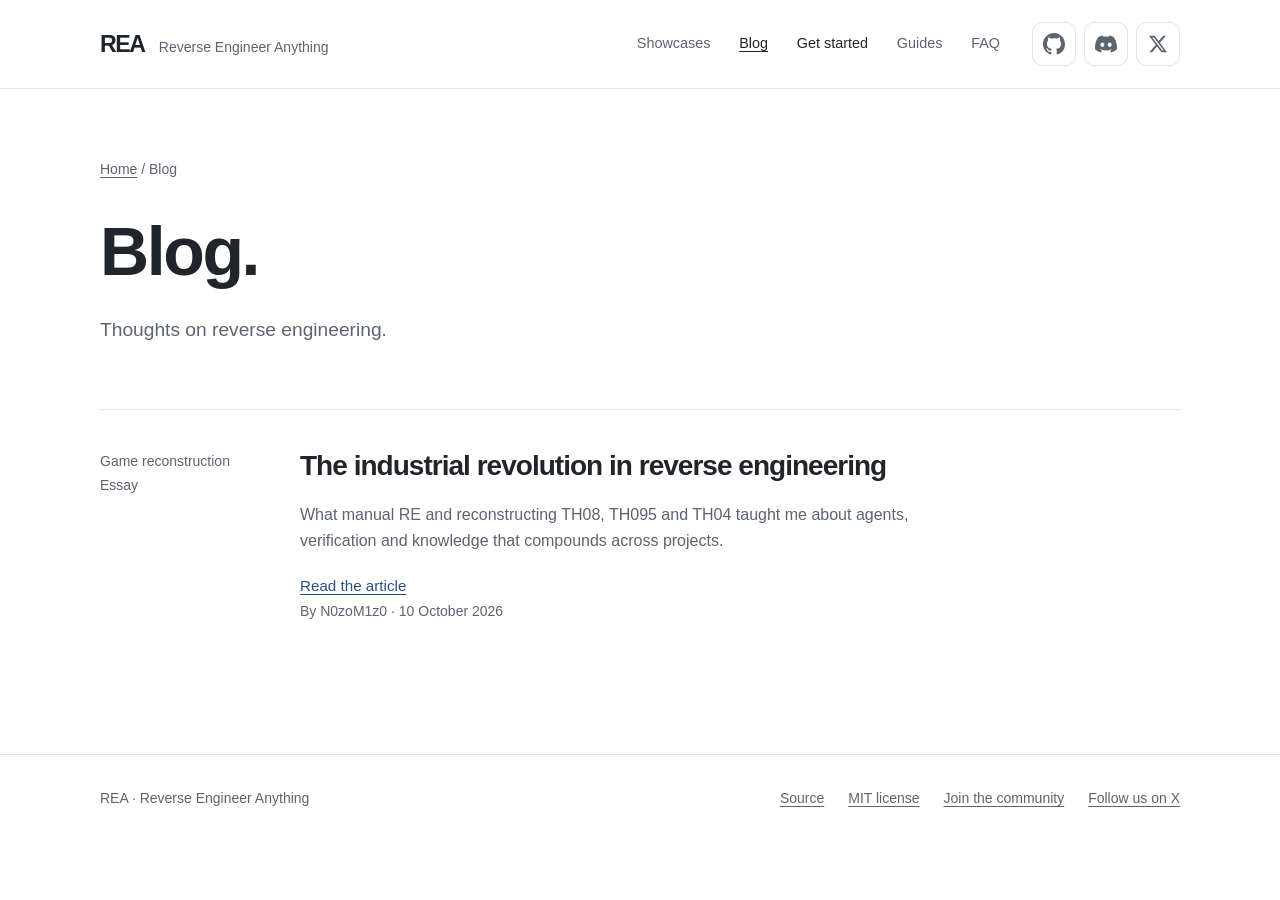
<file: rea-main/website/public/blog/index.html>
<!doctype html>
<html lang="en">
  <head>
    <meta charset="utf-8" />
    <meta name="viewport" content="width=device-width, initial-scale=1" />
    <title>REA Blog — Thoughts on Reverse Engineering</title>
    <meta
      name="description"
      content="Thoughts on reverse engineering, drawing on practical experience with REA and AI agents."
    />
    <!-- website:sharing:start -->
    <!-- prettier-ignore -->
    <link rel="canonical" href="https://rea.tools/blog/" />
    <!-- prettier-ignore -->
    <meta property="og:type" content="website" />
    <!-- prettier-ignore -->
    <meta property="og:site_name" content="REA" />
    <!-- prettier-ignore -->
    <meta property="og:title" content="REA Blog — Thoughts on Reverse Engineering" />
    <!-- prettier-ignore -->
    <meta property="og:description" content="Thoughts on reverse engineering, drawing on practical experience with REA and AI agents." />
    <!-- prettier-ignore -->
    <meta property="og:url" content="https://rea.tools/blog/" />
    <!-- prettier-ignore -->
    <meta property="og:image" content="https://rea.tools/assets/social-card.png" />
    <!-- prettier-ignore -->
    <meta property="og:image:type" content="image/png" />
    <!-- prettier-ignore -->
    <meta property="og:image:width" content="1200" />
    <!-- prettier-ignore -->
    <meta property="og:image:height" content="630" />
    <!-- prettier-ignore -->
    <meta
      property="og:image:alt"
      content="REA — Find out how software works. Reverse engineering with your coding agent."
    />
    <!-- prettier-ignore -->
    <meta name="twitter:card" content="summary_large_image" />
    <!-- prettier-ignore -->
    <meta name="twitter:title" content="REA Blog — Thoughts on Reverse Engineering" />
    <!-- prettier-ignore -->
    <meta name="twitter:description" content="Thoughts on reverse engineering, drawing on practical experience with REA and AI agents." />
    <!-- prettier-ignore -->
    <meta name="twitter:image" content="https://rea.tools/assets/social-card.png" />
    <!-- prettier-ignore -->
    <meta
      name="twitter:image:alt"
      content="REA — Find out how software works. Reverse engineering with your coding agent."
    />
    <!-- website:sharing:end -->
    <meta name="theme-color" content="#ffffff" />
    <link rel="icon" href="../assets/favicon.svg" type="image/svg+xml" />
    <link rel="stylesheet" href="../assets/styles.css" />
    <script src="../assets/main.js" defer></script>
  </head>
  <body id="top">
    <a class="skip-link" href="#main">Skip to content</a>
    <!-- website:header:start -->
    <!-- prettier-ignore -->
    <header class="site-header">
      <div class="container header-inner">
        <a class="brand" href="../" aria-label="REA home"
          ><span class="brand-name">REA</span
          ><span class="brand-caption">Reverse Engineer Anything</span></a
        >
        <nav class="navigation" aria-label="Main navigation">
          <a href="../showcase/">Showcases</a>
          <a href="../blog/" aria-current="page">Blog</a>
          <a href="../get-started/" class="nav-start">Get started</a>
          <a href="../guides/">Guides</a>
          <a href="../faq/">FAQ</a>
        </nav>
        <div class="header-social">
          <a
            class="nav-github"
            href="https://github.com/morluto/rea"
            aria-label="REA on GitHub"
            title="REA on GitHub"
          >
            <svg
              width="22"
              height="22"
              viewBox="0 0 16 16"
              aria-hidden="true"
              focusable="false"
            >
              <path
                fill="currentColor"
                d="M8 0C3.58 0 0 3.58 0 8c0 3.54 2.29 6.53 5.47 7.59.4.07.55-.17.55-.38 0-.19-.01-.82-.01-1.49-2.01.37-2.53-.49-2.69-.94-.09-.23-.48-.94-.82-1.13-.28-.15-.68-.52-.01-.53.63-.01 1.08.58 1.23.82.72 1.21 1.87.87 2.33.66.07-.52.28-.87.51-1.07-1.78-.2-3.64-.89-3.64-3.95 0-.87.31-1.59.82-2.15-.08-.2-.36-1.02.08-2.12 0 0 .67-.21 2.2.82a7.65 7.65 0 0 1 2-.27c.68 0 1.36.09 2 .27 1.53-1.04 2.2-.82 2.2-.82.44 1.1.16 1.92.08 2.12.51.56.82 1.27.82 2.15 0 3.07-1.87 3.75-3.65 3.95.29.25.54.73.54 1.48 0 1.07-.01 1.93-.01 2.2 0 .21.15.46.55.38A8.01 8.01 0 0 0 16 8c0-4.42-3.58-8-8-8Z"
              />
            </svg>
            <span class="nav-github-count" hidden aria-hidden="true"></span>
          </a>
          <a
            class="nav-discord"
            href="https://discord.gg/GkcryMnJDM"
            aria-label="Join REA on Discord"
            title="Join REA on Discord"
          >
            <svg
              width="22"
              height="22"
              viewBox="0 0 24 24"
              aria-hidden="true"
              focusable="false"
            >
              <path
                fill="currentColor"
                d="M20.317 4.3698a19.7913 19.7913 0 0 0-4.8851-1.5152.0741.0741 0 0 0-.0785.0371c-.211.3753-.4447.8648-.6083 1.2495-1.8447-.2762-3.68-.2762-5.4868 0-.1636-.3933-.4058-.8742-.6177-1.2495a.077.077 0 0 0-.0785-.037 19.7363 19.7363 0 0 0-4.8852 1.515.0699.0699 0 0 0-.0321.0277C.5334 9.0458-.319 13.5799.0992 18.0578a.0824.0824 0 0 0 .0312.0561c2.0528 1.5076 4.0413 2.4228 5.9929 3.0294a.0777.0777 0 0 0 .0842-.0276c.4616-.6304.8731-1.2952 1.226-1.9942a.076.076 0 0 0-.0416-.1057c-.6528-.2476-1.2743-.5495-1.8722-.8923a.077.077 0 0 1-.0076-.1277c.1258-.0943.2517-.1923.3718-.2914a.0743.0743 0 0 1 .0776-.0105c3.9278 1.7933 8.18 1.7933 12.0614 0a.0739.0739 0 0 1 .0785.0095c.1202.099.246.1981.3728.2924a.077.077 0 0 1-.0066.1276 12.2986 12.2986 0 0 1-1.873.8914.0766.0766 0 0 0-.0407.1067c.3604.698.7719 1.3628 1.225 1.9932a.076.076 0 0 0 .0842.0286c1.961-.6067 3.9495-1.5219 6.0023-3.0294a.077.077 0 0 0 .0313-.0552c.5004-5.177-.8382-9.6739-3.5485-13.6604a.061.061 0 0 0-.0312-.0286ZM8.02 15.3312c-1.1825 0-2.1569-1.0857-2.1569-2.419 0-1.3332.9555-2.4189 2.157-2.4189 1.2108 0 2.1757 1.0952 2.1568 2.419 0 1.3332-.9555 2.4189-2.1569 2.4189Zm7.9748 0c-1.1825 0-2.1569-1.0857-2.1569-2.419 0-1.3332.9554-2.4189 2.1569-2.4189 1.2108 0 2.1757 1.0952 2.1568 2.419 0 1.3332-.946 2.4189-2.1568 2.4189Z"
              />
            </svg>
          </a>
          <a
            class="nav-x"
            href="https://x.com/reatools"
            aria-label="Follow REA on X"
            title="Follow REA on X"
          >
            <svg
              width="18"
              height="18"
              viewBox="0 0 24 24"
              aria-hidden="true"
              focusable="false"
            >
              <path
                fill="currentColor"
                d="M18.901 1.153h3.68l-8.04 9.19L24 22.846h-7.406l-5.8-7.584-6.638 7.584H.474l8.6-9.83L0 1.154h7.594l5.243 6.932ZM17.61 20.644h2.039L6.486 3.24H4.298Z"
              />
            </svg>
          </a>
        </div>
      </div>
    </header>
    <!-- website:header:end -->
    <main id="main" class="container">
      <div class="page-heading">
        <p class="breadcrumb"><a href="../">Home</a> / Blog</p>
        <h1>Blog.</h1>
        <p class="lede">Thoughts on reverse engineering.</p>
      </div>
      <div class="guide-index">
        <section class="guide-entry">
          <p class="eyebrow">Game reconstruction<br />Essay</p>
          <div>
            <h2>The industrial revolution in reverse engineering</h2>
            <p>
              What manual RE and reconstructing TH08, TH095 and TH04 taught me
              about agents, verification and knowledge that compounds across
              projects.
            </p>
            <a class="text-link" href="touhou-reconstruction/"
              >Read the article</a
            >
            <p class="page-meta">By N0zoM1z0 · 10 October 2026</p>
          </div>
        </section>
      </div>
    </main>
    <!-- website:footer:start -->
    <!-- prettier-ignore -->
    <footer class="site-footer">
      <div class="container footer-inner">
        <p>REA · Reverse Engineer Anything</p>
        <div class="footer-links">
          <a href="https://github.com/morluto/rea">Source</a
          ><a href="https://github.com/morluto/rea/blob/main/LICENSE">MIT license</a
          ><a href="https://discord.gg/GkcryMnJDM">Join the community</a
          ><a href="https://x.com/reatools">Follow us on X</a>
        </div>
      </div>
    </footer>
    <p class="sr-only" id="copy-status" role="status" aria-live="polite"></p>
    <a class="back-to-top" href="#top" aria-label="Back to top">
      <span aria-hidden="true">↑</span> Top
    </a>
    <!-- website:footer:end -->
  </body>
</html>
</file>
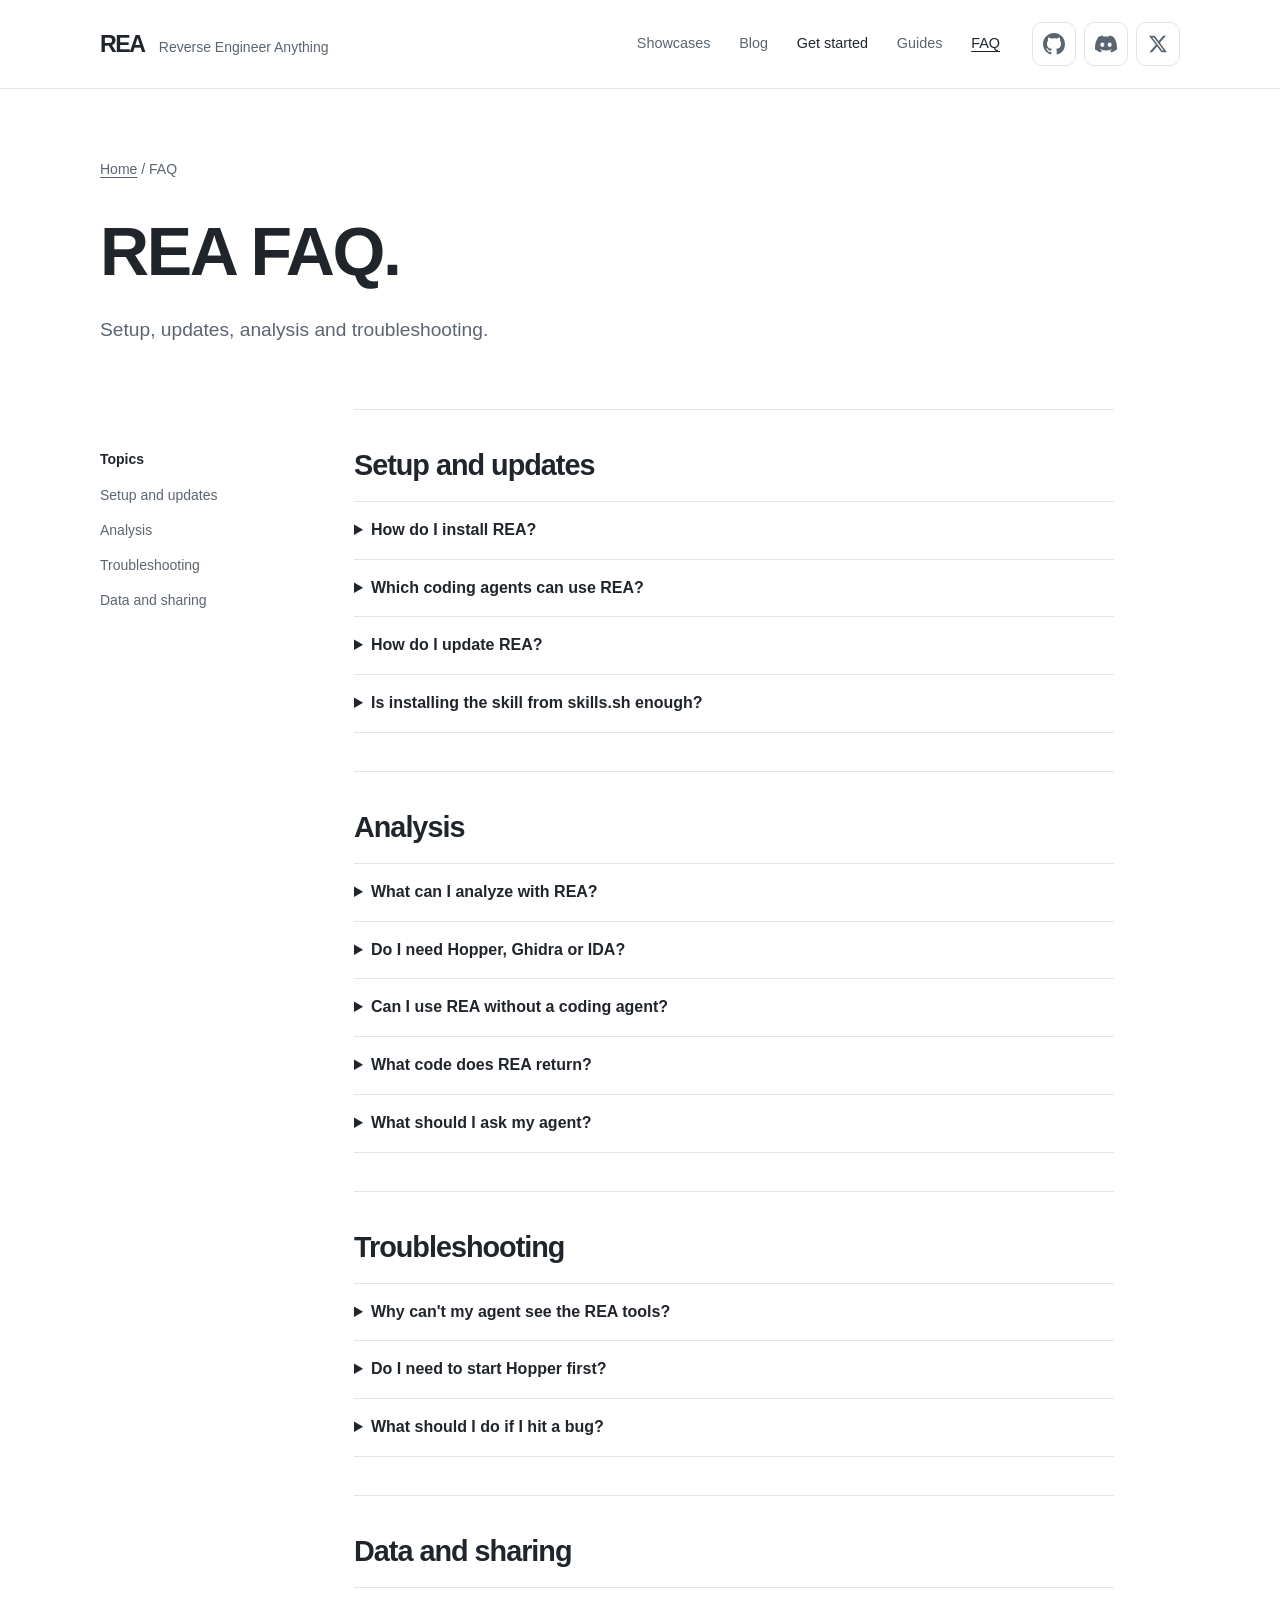
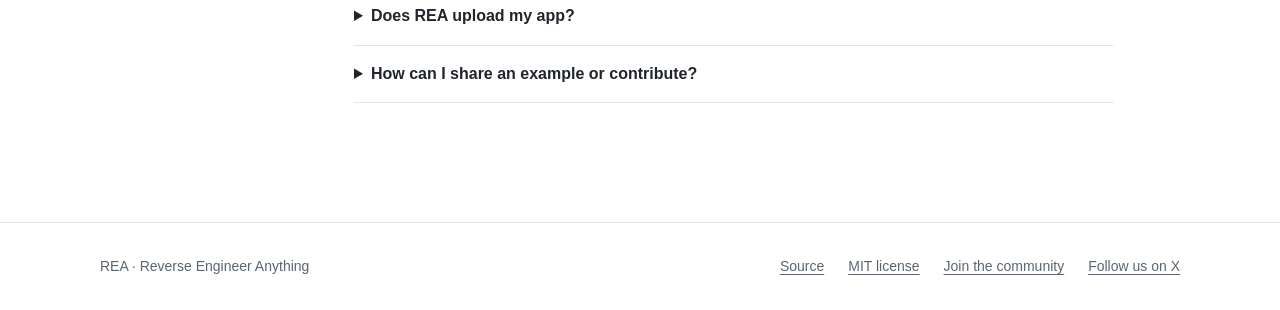
<file: rea-main/website/public/faq/index.html>
<!doctype html>
<html lang="en">
  <head>
    <meta charset="utf-8" />
    <meta name="viewport" content="width=device-width, initial-scale=1" />
    <title>REA FAQ: Setup, Updates and Troubleshooting</title>
    <meta
      name="description"
      content="Answers to common REA questions: installation, updates, analysis tools, coding agents, troubleshooting and sharing examples."
    />
    <!-- website:sharing:start -->
    <!-- prettier-ignore -->
    <link rel="canonical" href="https://rea.tools/faq/" />
    <!-- prettier-ignore -->
    <meta property="og:type" content="website" />
    <!-- prettier-ignore -->
    <meta property="og:site_name" content="REA" />
    <!-- prettier-ignore -->
    <meta property="og:title" content="REA FAQ: Setup, Updates and Troubleshooting" />
    <!-- prettier-ignore -->
    <meta property="og:description" content="Answers to common REA questions: installation, updates, analysis tools, coding agents, troubleshooting and sharing examples." />
    <!-- prettier-ignore -->
    <meta property="og:url" content="https://rea.tools/faq/" />
    <!-- prettier-ignore -->
    <meta property="og:image" content="https://rea.tools/assets/social-card.png" />
    <!-- prettier-ignore -->
    <meta property="og:image:type" content="image/png" />
    <!-- prettier-ignore -->
    <meta property="og:image:width" content="1200" />
    <!-- prettier-ignore -->
    <meta property="og:image:height" content="630" />
    <!-- prettier-ignore -->
    <meta
      property="og:image:alt"
      content="REA — Find out how software works. Reverse engineering with your coding agent."
    />
    <!-- prettier-ignore -->
    <meta name="twitter:card" content="summary_large_image" />
    <!-- prettier-ignore -->
    <meta name="twitter:title" content="REA FAQ: Setup, Updates and Troubleshooting" />
    <!-- prettier-ignore -->
    <meta name="twitter:description" content="Answers to common REA questions: installation, updates, analysis tools, coding agents, troubleshooting and sharing examples." />
    <!-- prettier-ignore -->
    <meta name="twitter:image" content="https://rea.tools/assets/social-card.png" />
    <!-- prettier-ignore -->
    <meta
      name="twitter:image:alt"
      content="REA — Find out how software works. Reverse engineering with your coding agent."
    />
    <!-- website:sharing:end -->
    <meta name="theme-color" content="#ffffff" />
    <link rel="icon" href="../assets/favicon.svg" type="image/svg+xml" />
    <link rel="stylesheet" href="../assets/styles.css" />
    <script src="../assets/main.js" defer></script>
  </head>
  <body id="top">
    <a class="skip-link" href="#main">Skip to content</a>
    <!-- website:header:start -->
    <!-- prettier-ignore -->
    <header class="site-header">
      <div class="container header-inner">
        <a class="brand" href="../" aria-label="REA home"
          ><span class="brand-name">REA</span
          ><span class="brand-caption">Reverse Engineer Anything</span></a
        >
        <nav class="navigation" aria-label="Main navigation">
          <a href="../showcase/">Showcases</a>
          <a href="../blog/">Blog</a>
          <a href="../get-started/" class="nav-start">Get started</a>
          <a href="../guides/">Guides</a>
          <a href="../faq/" aria-current="page">FAQ</a>
        </nav>
        <div class="header-social">
          <a
            class="nav-github"
            href="https://github.com/morluto/rea"
            aria-label="REA on GitHub"
            title="REA on GitHub"
          >
            <svg
              width="22"
              height="22"
              viewBox="0 0 16 16"
              aria-hidden="true"
              focusable="false"
            >
              <path
                fill="currentColor"
                d="M8 0C3.58 0 0 3.58 0 8c0 3.54 2.29 6.53 5.47 7.59.4.07.55-.17.55-.38 0-.19-.01-.82-.01-1.49-2.01.37-2.53-.49-2.69-.94-.09-.23-.48-.94-.82-1.13-.28-.15-.68-.52-.01-.53.63-.01 1.08.58 1.23.82.72 1.21 1.87.87 2.33.66.07-.52.28-.87.51-1.07-1.78-.2-3.64-.89-3.64-3.95 0-.87.31-1.59.82-2.15-.08-.2-.36-1.02.08-2.12 0 0 .67-.21 2.2.82a7.65 7.65 0 0 1 2-.27c.68 0 1.36.09 2 .27 1.53-1.04 2.2-.82 2.2-.82.44 1.1.16 1.92.08 2.12.51.56.82 1.27.82 2.15 0 3.07-1.87 3.75-3.65 3.95.29.25.54.73.54 1.48 0 1.07-.01 1.93-.01 2.2 0 .21.15.46.55.38A8.01 8.01 0 0 0 16 8c0-4.42-3.58-8-8-8Z"
              />
            </svg>
            <span class="nav-github-count" hidden aria-hidden="true"></span>
          </a>
          <a
            class="nav-discord"
            href="https://discord.gg/GkcryMnJDM"
            aria-label="Join REA on Discord"
            title="Join REA on Discord"
          >
            <svg
              width="22"
              height="22"
              viewBox="0 0 24 24"
              aria-hidden="true"
              focusable="false"
            >
              <path
                fill="currentColor"
                d="M20.317 4.3698a19.7913 19.7913 0 0 0-4.8851-1.5152.0741.0741 0 0 0-.0785.0371c-.211.3753-.4447.8648-.6083 1.2495-1.8447-.2762-3.68-.2762-5.4868 0-.1636-.3933-.4058-.8742-.6177-1.2495a.077.077 0 0 0-.0785-.037 19.7363 19.7363 0 0 0-4.8852 1.515.0699.0699 0 0 0-.0321.0277C.5334 9.0458-.319 13.5799.0992 18.0578a.0824.0824 0 0 0 .0312.0561c2.0528 1.5076 4.0413 2.4228 5.9929 3.0294a.0777.0777 0 0 0 .0842-.0276c.4616-.6304.8731-1.2952 1.226-1.9942a.076.076 0 0 0-.0416-.1057c-.6528-.2476-1.2743-.5495-1.8722-.8923a.077.077 0 0 1-.0076-.1277c.1258-.0943.2517-.1923.3718-.2914a.0743.0743 0 0 1 .0776-.0105c3.9278 1.7933 8.18 1.7933 12.0614 0a.0739.0739 0 0 1 .0785.0095c.1202.099.246.1981.3728.2924a.077.077 0 0 1-.0066.1276 12.2986 12.2986 0 0 1-1.873.8914.0766.0766 0 0 0-.0407.1067c.3604.698.7719 1.3628 1.225 1.9932a.076.076 0 0 0 .0842.0286c1.961-.6067 3.9495-1.5219 6.0023-3.0294a.077.077 0 0 0 .0313-.0552c.5004-5.177-.8382-9.6739-3.5485-13.6604a.061.061 0 0 0-.0312-.0286ZM8.02 15.3312c-1.1825 0-2.1569-1.0857-2.1569-2.419 0-1.3332.9555-2.4189 2.157-2.4189 1.2108 0 2.1757 1.0952 2.1568 2.419 0 1.3332-.9555 2.4189-2.1569 2.4189Zm7.9748 0c-1.1825 0-2.1569-1.0857-2.1569-2.419 0-1.3332.9554-2.4189 2.1569-2.4189 1.2108 0 2.1757 1.0952 2.1568 2.419 0 1.3332-.946 2.4189-2.1568 2.4189Z"
              />
            </svg>
          </a>
          <a
            class="nav-x"
            href="https://x.com/reatools"
            aria-label="Follow REA on X"
            title="Follow REA on X"
          >
            <svg
              width="18"
              height="18"
              viewBox="0 0 24 24"
              aria-hidden="true"
              focusable="false"
            >
              <path
                fill="currentColor"
                d="M18.901 1.153h3.68l-8.04 9.19L24 22.846h-7.406l-5.8-7.584-6.638 7.584H.474l8.6-9.83L0 1.154h7.594l5.243 6.932ZM17.61 20.644h2.039L6.486 3.24H4.298Z"
              />
            </svg>
          </a>
        </div>
      </div>
    </header>
    <!-- website:header:end -->
    <main id="main" class="container">
      <div class="page-heading">
        <p class="breadcrumb"><a href="../">Home</a> / FAQ</p>
        <h1>REA FAQ.</h1>
        <p class="lede">Setup, updates, analysis and troubleshooting.</p>
      </div>
      <div class="article-layout">
        <nav class="contents" aria-label="On this page">
          <p>Topics</p>
          <ul>
            <li><a href="#setup">Setup and updates</a></li>
            <li><a href="#analysis">Analysis</a></li>
            <li><a href="#troubleshooting">Troubleshooting</a></li>
            <li><a href="#sharing">Data and sharing</a></li>
          </ul>
        </nav>
        <article
          class="article"
          data-faq
          aria-label="Frequently asked questions about REA"
        >
          <section class="article-section" id="setup">
            <h2>Setup and updates</h2>
            <div class="faq-list">
              <details class="faq-item" id="install">
                <summary>How do I install REA?</summary>
                <p>
                  With Node.js and npm available, run setup, choose your coding
                  agent and review the proposed changes.
                </p>
                <div class="code-block">
                  <div class="code-header">
                    <span>Terminal · agent setup</span
                    ><button
                      class="copy-button"
                      type="button"
                      data-copy="faq-setup"
                      aria-label="Copy REA setup command"
                    >
                      Copy
                    </button>
                  </div>
                  <pre><code id="faq-setup">npx rea-agents@latest setup</code></pre>
                </div>
                <p>
                  Setup registers REA's MCP connection and installs the matching
                  investigation skill. Restart your agent when it finishes, then
                  give it a target path and a question.
                  <a href="../get-started/">Follow the setup guide</a> for
                  prerequisites and your first analysis.
                </p>
              </details>
              <details class="faq-item" id="agents">
                <summary>Which coding agents can use REA?</summary>
                <p>
                  Any agent that supports local MCP servers. Setup includes
                  Claude Code, Claude Desktop, Codex, Cursor, Gemini CLI,
                  Windsurf, Devin, OpenCode, Antigravity, GitHub Copilot CLI,
                  Command Code, Grok Build, OMP, and VS Code. Grok Bot's
                  connector is added from its chat.
                </p>
                <p>
                  <a href="../get-started/#agent">Connect your coding agent</a>.
                </p>
              </details>
              <details class="faq-item" id="update">
                <summary>How do I update REA?</summary>
                <p>
                  REA releases frequently, including bug fixes. If you installed
                  the CLI with npm:
                </p>
                <div class="code-block">
                  <div class="code-header">
                    <span>Terminal · installed CLI</span
                    ><button
                      class="copy-button"
                      type="button"
                      data-copy="faq-update-cli"
                      aria-label="Copy REA update command"
                    >
                      Copy
                    </button>
                  </div>
                  <pre><code id="faq-update-cli">rea update</code></pre>
                </div>
                <p>
                  Follow the setup refresh command printed by the update. If you
                  set up your agent through <code>npx</code>, run:
                </p>
                <div class="code-block">
                  <div class="code-header">
                    <span>Terminal · refresh agent setup</span
                    ><button
                      class="copy-button"
                      type="button"
                      data-copy="faq-update-agent"
                      aria-label="Copy agent setup refresh command"
                    >
                      Copy
                    </button>
                  </div>
                  <pre><code id="faq-update-agent">npx rea-agents@latest setup</code></pre>
                </div>
                <p>
                  Review the changes and restart your agent. Its REA connection
                  pins a package version, so refreshing setup makes it use the
                  new release. For one-off CLI commands, use
                  <code>npx -y rea-agents@latest</code> followed by the command.
                </p>
              </details>
              <details class="faq-item" id="skill">
                <summary>
                  Is installing the skill from skills.sh enough?
                </summary>
                <p>
                  The skill gives your agent investigation instructions. Run
                  <a href="#install">REA setup</a> to connect the MCP server and
                  install the matching skill, then restart your agent so it can
                  call the tools.
                </p>
              </details>
            </div>
          </section>

          <section class="article-section" id="analysis">
            <h2>Analysis</h2>
            <div class="faq-list">
              <details class="faq-item" id="targets">
                <summary>What can I analyze with REA?</summary>
                <p>Start with the kind of software you have:</p>
                <ul>
                  <li>
                    <a href="../guides/native/"
                      >Native executables and libraries</a
                    >: functions, assembly, pseudocode and references.
                  </li>
                  <li>
                    <a href="../guides/javascript/"
                      >JavaScript and Electron apps</a
                    >: modules, imports, IPC and source locations.
                  </li>
                  <li>
                    <a href="../guides/browser/">Browser pages</a>: scripts,
                    requests and runtime observations.
                  </li>
                </ul>
                <p>
                  REA also has workflows for managed assemblies, Android APKs,
                  firmware and packaged resources.
                  <a href="../showcase/">See the case studies</a> for worked
                  investigations.
                </p>
              </details>
              <details class="faq-item" id="providers">
                <summary>Do I need Hopper, Ghidra or IDA?</summary>
                <p>
                  Deep native analysis uses one of them. Static JavaScript and
                  .NET inspection work with the supplied files and do not need a
                  native analysis engine.
                </p>
                <p>
                  Connect your existing Ghidra or IDA installation, or let setup
                  detect Hopper and propose an installation. Your host and
                  target determine which provider can be used.
                  <a href="../get-started/#native">Set up native analysis</a>.
                </p>
              </details>
              <details class="faq-item" id="cli">
                <summary>Can I use REA without a coding agent?</summary>
                <p>
                  Yes. The CLI uses the same analysis workflows. For a local
                  JavaScript or Electron app:
                </p>
                <div class="code-block">
                  <div class="code-header">
                    <span>Terminal · static application analysis</span
                    ><button
                      class="copy-button"
                      type="button"
                      data-copy="faq-cli-analysis"
                      aria-label="Copy REA CLI analysis command"
                    >
                      Copy
                    </button>
                  </div>
                  <pre><code id="faq-cli-analysis">npx -y rea-agents@latest analyze-javascript-application \
  /absolute/path/to/app --json</code></pre>
                </div>
                <p>
                  Replace the path with an extracted application folder or ASAR
                  file. <a href="../get-started/#terminal">Use the CLI</a> for
                  installation options.
                </p>
              </details>
              <details class="faq-item" id="code">
                <summary>What code does REA return?</summary>
                <p>
                  Native analysis returns assembly and pseudocode, with calls,
                  references and relevant constants. JavaScript analysis returns
                  modules, their relationships and source locations.
                </p>
                <p>
                  Your agent uses these findings to explain the behavior or
                  write and test an implementation. The
                  <a href="../showcase/dx-ball/#sound-pan"
                    >DX-Ball calculation</a
                  >
                  and <a href="../showcase/ctf/">CTF flag checker</a> show how
                  that process works.
                </p>
              </details>
              <details class="faq-item" id="prompt">
                <summary>What should I ask my agent?</summary>
                <p>
                  Give it a local target and one behavior to investigate. For a
                  JavaScript or Electron app:
                </p>
                <div class="agent-terminal">
                  <div class="terminal-header">
                    <span class="terminal-title"
                      ><span class="terminal-dots" aria-hidden="true"
                        ><i></i><i></i><i></i></span
                      >Your coding agent</span
                    ><button
                      class="copy-button"
                      type="button"
                      data-copy="faq-analysis-prompt"
                      aria-label="Copy example analysis prompt"
                    >
                      Copy
                    </button>
                  </div>
                  <p class="terminal-prompt">
                    <span class="prompt-symbol" aria-hidden="true">›</span
                    ><span id="faq-analysis-prompt"
                      >Use REA to analyze /absolute/path/to/app and explain how
                      it exports data. Show the relevant code and source
                      locations.</span
                    ><span class="terminal-cursor" aria-hidden="true"></span>
                  </p>
                </div>
                <p class="caption">
                  Replace the path with your target. The
                  <a href="../guides/">guides</a> provide prompts for native,
                  Electron and browser examples.
                </p>
              </details>
            </div>
          </section>

          <section class="article-section" id="troubleshooting">
            <h2>Troubleshooting</h2>
            <div class="faq-list">
              <details class="faq-item" id="connection">
                <summary>Why can't my agent see the REA tools?</summary>
                <p>
                  Restart or reconnect your agent after setup. Check its REA
                  registration with <code>doctor</code>; for Codex:
                </p>
                <div class="code-block">
                  <div class="code-header">
                    <span>Terminal · check one client</span
                    ><button
                      class="copy-button"
                      type="button"
                      data-copy="faq-doctor"
                      aria-label="Copy client diagnosis command"
                    >
                      Copy
                    </button>
                  </div>
                  <pre><code id="faq-doctor">npx -y rea-agents@latest doctor --client codex --json</code></pre>
                </div>
                <p>
                  Replace <code>codex</code> with your client ID, such as
                  <code>claude_code</code> or <code>cursor</code>. If the report
                  shows a missing or stale registration, run setup for that
                  client:
                </p>
                <div class="code-block">
                  <div class="code-header">
                    <span>Terminal · repair one client's setup</span
                    ><button
                      class="copy-button"
                      type="button"
                      data-copy="faq-repair"
                      aria-label="Copy scoped setup command"
                    >
                      Copy
                    </button>
                  </div>
                  <pre><code id="faq-repair">npx rea-agents@latest setup --client codex</code></pre>
                </div>
                <p>
                  Review its plan and restart the client. If registration is
                  healthy but tools remain absent, check the client's MCP
                  connection error.
                  <a href="../get-started/#help">More setup diagnostics</a>.
                </p>
              </details>
              <details class="faq-item" id="hopper">
                <summary>Do I need to start Hopper first?</summary>
                <p>
                  REA starts Hopper when an operation needs it. On macOS,
                  complete the first-run choice of demo mode or license
                  activation before unattended analysis.
                  <a href="../get-started/#native">See native provider setup</a
                  >.
                </p>
              </details>
              <details class="faq-item" id="bugs">
                <summary>What should I do if I hit a bug?</summary>
                <p>
                  <a href="#update">Update REA</a>, restart your agent and retry
                  the same task. A recent release may already fix the problem.
                </p>
                <p>
                  If it persists,
                  <a href="https://github.com/morluto/rea/issues/new/choose"
                    >open an issue</a
                  >
                  with your REA version, operating system, target type, steps to
                  reproduce and error output. Include the provider name when the
                  problem involves native analysis.
                </p>
              </details>
            </div>
          </section>

          <section class="article-section" id="sharing">
            <h2>Data and sharing</h2>
            <div class="faq-list">
              <details class="faq-item" id="privacy">
                <summary>Does REA upload my app?</summary>
                <p>
                  REA analyzes targets on your machine. Your agent receives the
                  results, and its model provider's data policy applies to those
                  results.
                </p>
              </details>
              <details class="faq-item" id="contribute">
                <summary>How can I share an example or contribute?</summary>
                <p>
                  Have a useful REA example? We'd love to see it. Share the
                  target, your question, the findings and how you checked them
                  in an
                  <a href="https://github.com/morluto/rea/issues/new/choose"
                    >issue</a
                  >
                  or
                  <a href="https://github.com/morluto/rea/pulls">pull request</a
                  >. Short code excerpts and figures help others follow the
                  investigation.
                </p>
                <p>
                  Bug reports, feature requests, documentation and code
                  improvements are welcome too. You can also discuss an example
                  in the <a href="https://discord.gg/GkcryMnJDM">community</a>.
                </p>
              </details>
            </div>
          </section>
        </article>
      </div>
    </main>
    <!-- website:footer:start -->
    <!-- prettier-ignore -->
    <footer class="site-footer">
      <div class="container footer-inner">
        <p>REA · Reverse Engineer Anything</p>
        <div class="footer-links">
          <a href="https://github.com/morluto/rea">Source</a
          ><a href="https://github.com/morluto/rea/blob/main/LICENSE">MIT license</a
          ><a href="https://discord.gg/GkcryMnJDM">Join the community</a
          ><a href="https://x.com/reatools">Follow us on X</a>
        </div>
      </div>
    </footer>
    <p class="sr-only" id="copy-status" role="status" aria-live="polite"></p>
    <a class="back-to-top" href="#top" aria-label="Back to top">
      <span aria-hidden="true">↑</span> Top
    </a>
    <!-- website:footer:end -->
  </body>
</html>
</file>
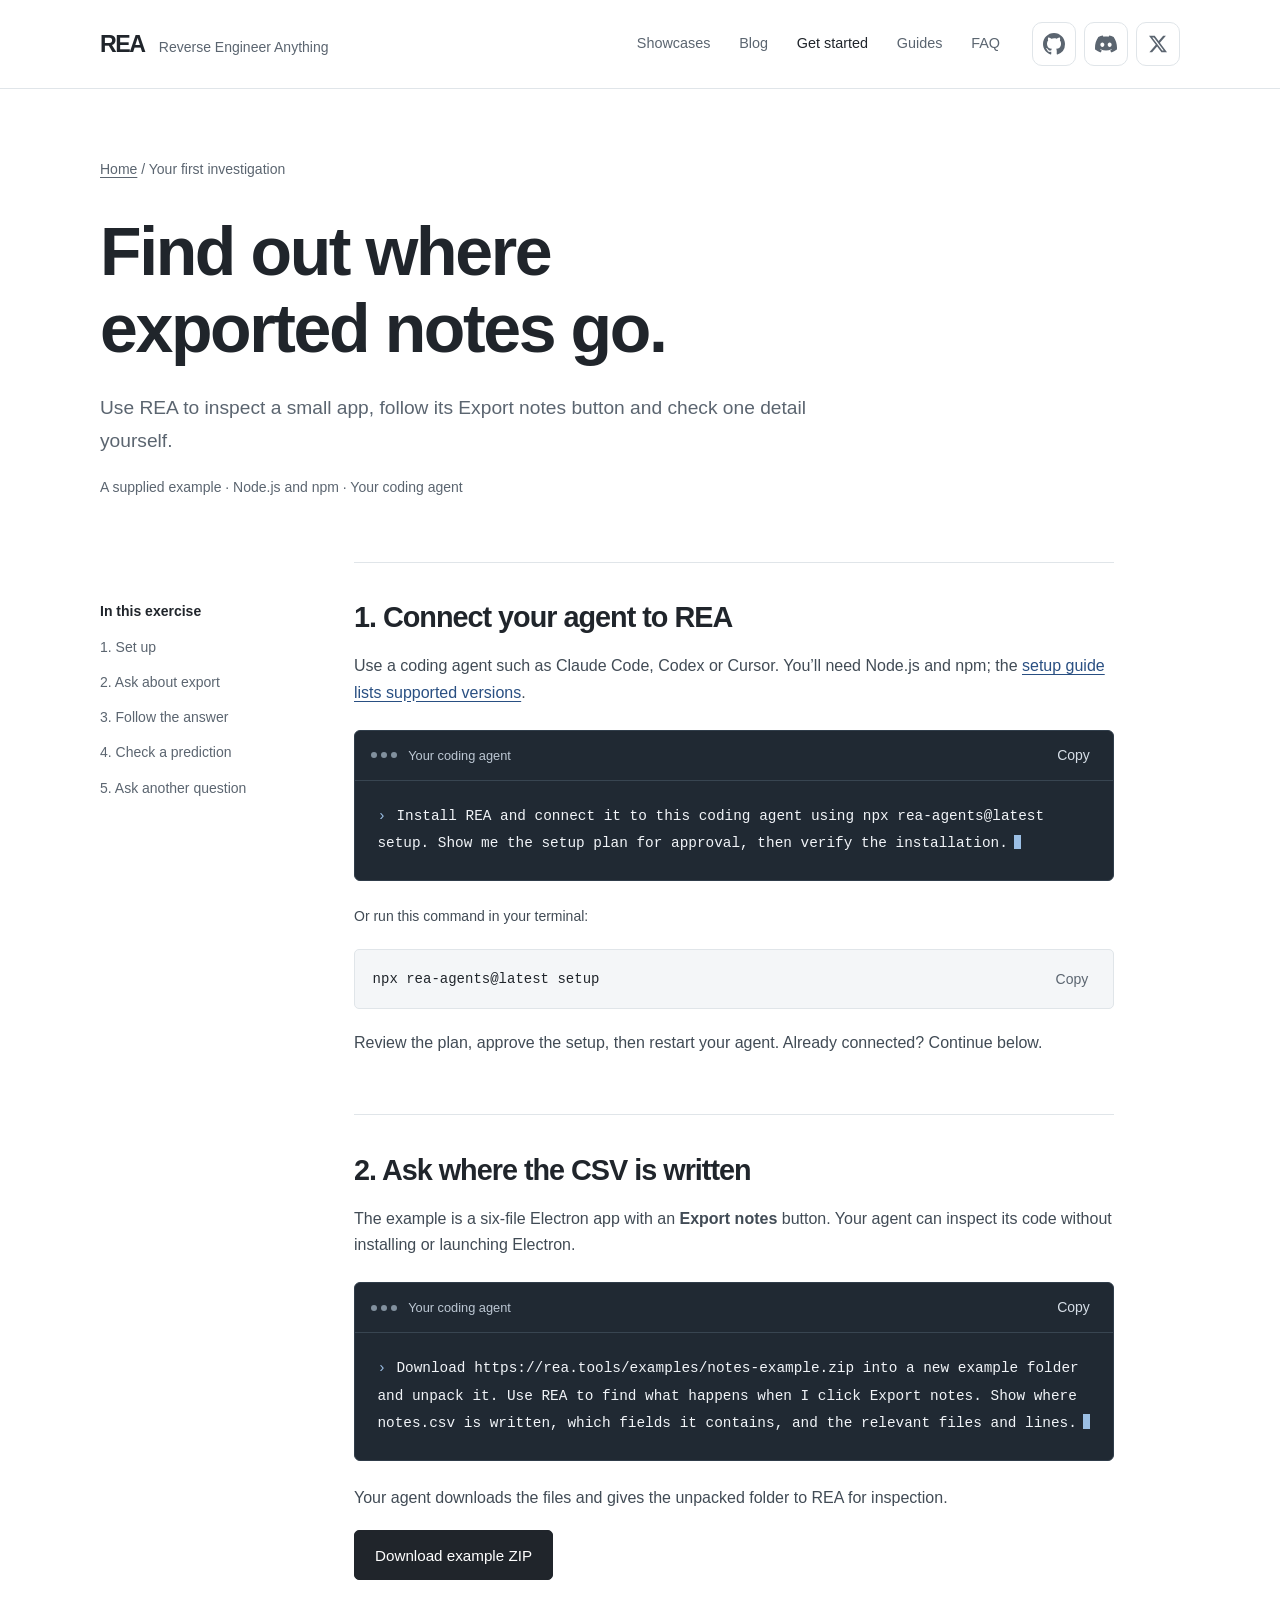
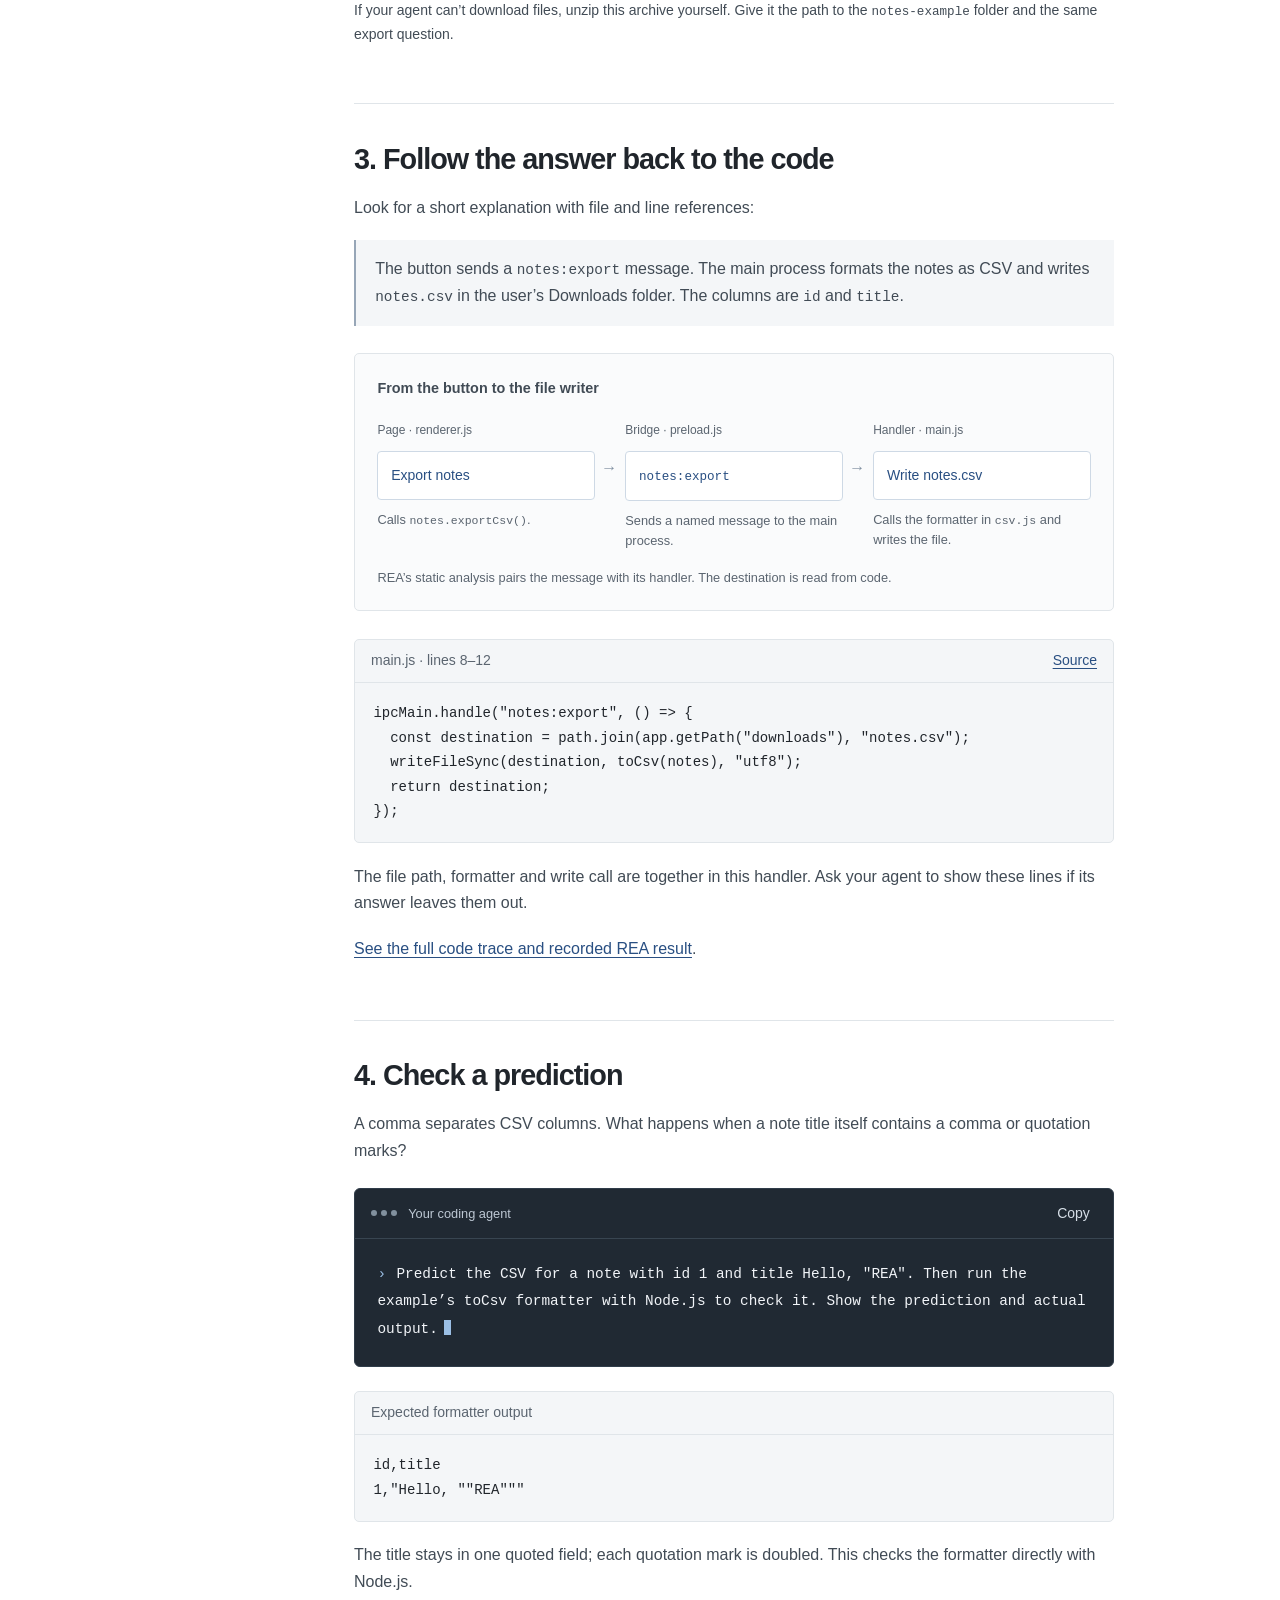
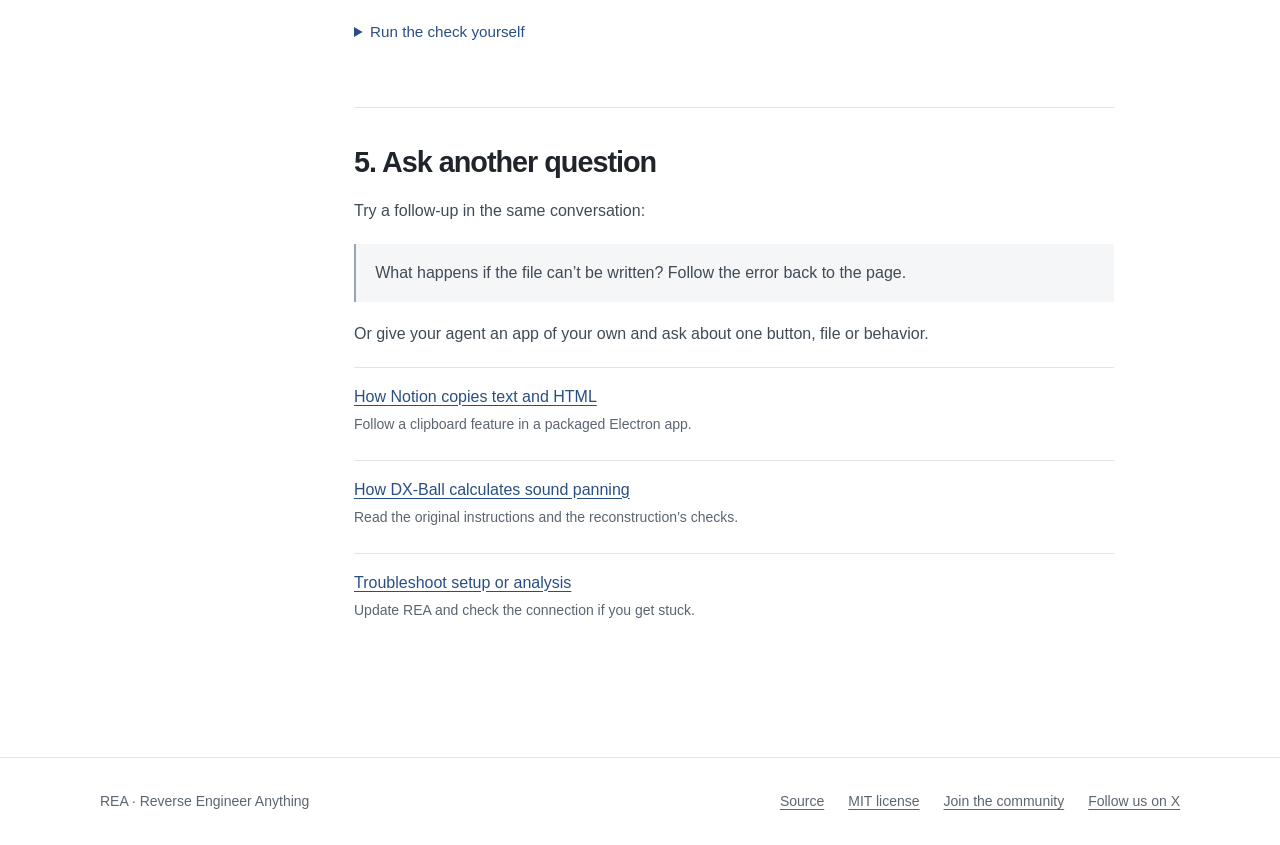
<file: rea-main/website/public/first-investigation/index.html>
<!doctype html>
<html lang="en">
  <head>
    <meta charset="utf-8" />
    <meta name="viewport" content="width=device-width, initial-scale=1" />
    <title>Your First Reverse Engineering Investigation — REA</title>
    <meta
      name="description"
      content="Try REA on a small Notes app. Set up your agent, ask where exported notes go, and check the CSV formatter with a sample title."
    />
    <!-- website:sharing:start -->
    <!-- prettier-ignore -->
    <link rel="canonical" href="https://rea.tools/first-investigation/" />
    <!-- prettier-ignore -->
    <meta property="og:type" content="website" />
    <!-- prettier-ignore -->
    <meta property="og:site_name" content="REA" />
    <!-- prettier-ignore -->
    <meta property="og:title" content="Your First Reverse Engineering Investigation — REA" />
    <!-- prettier-ignore -->
    <meta property="og:description" content="Try REA on a small Notes app. Set up your agent, ask where exported notes go, and check the CSV formatter with a sample title." />
    <!-- prettier-ignore -->
    <meta property="og:url" content="https://rea.tools/first-investigation/" />
    <!-- prettier-ignore -->
    <meta property="og:image" content="https://rea.tools/assets/social-card.png" />
    <!-- prettier-ignore -->
    <meta property="og:image:type" content="image/png" />
    <!-- prettier-ignore -->
    <meta property="og:image:width" content="1200" />
    <!-- prettier-ignore -->
    <meta property="og:image:height" content="630" />
    <!-- prettier-ignore -->
    <meta
      property="og:image:alt"
      content="REA — Find out how software works. Reverse engineering with your coding agent."
    />
    <!-- prettier-ignore -->
    <meta name="twitter:card" content="summary_large_image" />
    <!-- prettier-ignore -->
    <meta name="twitter:title" content="Your First Reverse Engineering Investigation — REA" />
    <!-- prettier-ignore -->
    <meta name="twitter:description" content="Try REA on a small Notes app. Set up your agent, ask where exported notes go, and check the CSV formatter with a sample title." />
    <!-- prettier-ignore -->
    <meta name="twitter:image" content="https://rea.tools/assets/social-card.png" />
    <!-- prettier-ignore -->
    <meta
      name="twitter:image:alt"
      content="REA — Find out how software works. Reverse engineering with your coding agent."
    />
    <!-- website:sharing:end -->
    <meta name="theme-color" content="#ffffff" />
    <link rel="icon" href="../assets/favicon.svg" type="image/svg+xml" />
    <link rel="stylesheet" href="../assets/styles.css" />
    <script src="../assets/main.js" defer></script>
  </head>
  <body id="top">
    <a class="skip-link" href="#main">Skip to content</a>
    <!-- website:header:start -->
    <!-- prettier-ignore -->
    <header class="site-header">
      <div class="container header-inner">
        <a class="brand" href="../" aria-label="REA home"
          ><span class="brand-name">REA</span
          ><span class="brand-caption">Reverse Engineer Anything</span></a
        >
        <nav class="navigation" aria-label="Main navigation">
          <a href="../showcase/">Showcases</a>
          <a href="../blog/">Blog</a>
          <a href="../get-started/" class="nav-start">Get started</a>
          <a href="../guides/">Guides</a>
          <a href="../faq/">FAQ</a>
        </nav>
        <div class="header-social">
          <a
            class="nav-github"
            href="https://github.com/morluto/rea"
            aria-label="REA on GitHub"
            title="REA on GitHub"
          >
            <svg
              width="22"
              height="22"
              viewBox="0 0 16 16"
              aria-hidden="true"
              focusable="false"
            >
              <path
                fill="currentColor"
                d="M8 0C3.58 0 0 3.58 0 8c0 3.54 2.29 6.53 5.47 7.59.4.07.55-.17.55-.38 0-.19-.01-.82-.01-1.49-2.01.37-2.53-.49-2.69-.94-.09-.23-.48-.94-.82-1.13-.28-.15-.68-.52-.01-.53.63-.01 1.08.58 1.23.82.72 1.21 1.87.87 2.33.66.07-.52.28-.87.51-1.07-1.78-.2-3.64-.89-3.64-3.95 0-.87.31-1.59.82-2.15-.08-.2-.36-1.02.08-2.12 0 0 .67-.21 2.2.82a7.65 7.65 0 0 1 2-.27c.68 0 1.36.09 2 .27 1.53-1.04 2.2-.82 2.2-.82.44 1.1.16 1.92.08 2.12.51.56.82 1.27.82 2.15 0 3.07-1.87 3.75-3.65 3.95.29.25.54.73.54 1.48 0 1.07-.01 1.93-.01 2.2 0 .21.15.46.55.38A8.01 8.01 0 0 0 16 8c0-4.42-3.58-8-8-8Z"
              />
            </svg>
            <span class="nav-github-count" hidden aria-hidden="true"></span>
          </a>
          <a
            class="nav-discord"
            href="https://discord.gg/GkcryMnJDM"
            aria-label="Join REA on Discord"
            title="Join REA on Discord"
          >
            <svg
              width="22"
              height="22"
              viewBox="0 0 24 24"
              aria-hidden="true"
              focusable="false"
            >
              <path
                fill="currentColor"
                d="M20.317 4.3698a19.7913 19.7913 0 0 0-4.8851-1.5152.0741.0741 0 0 0-.0785.0371c-.211.3753-.4447.8648-.6083 1.2495-1.8447-.2762-3.68-.2762-5.4868 0-.1636-.3933-.4058-.8742-.6177-1.2495a.077.077 0 0 0-.0785-.037 19.7363 19.7363 0 0 0-4.8852 1.515.0699.0699 0 0 0-.0321.0277C.5334 9.0458-.319 13.5799.0992 18.0578a.0824.0824 0 0 0 .0312.0561c2.0528 1.5076 4.0413 2.4228 5.9929 3.0294a.0777.0777 0 0 0 .0842-.0276c.4616-.6304.8731-1.2952 1.226-1.9942a.076.076 0 0 0-.0416-.1057c-.6528-.2476-1.2743-.5495-1.8722-.8923a.077.077 0 0 1-.0076-.1277c.1258-.0943.2517-.1923.3718-.2914a.0743.0743 0 0 1 .0776-.0105c3.9278 1.7933 8.18 1.7933 12.0614 0a.0739.0739 0 0 1 .0785.0095c.1202.099.246.1981.3728.2924a.077.077 0 0 1-.0066.1276 12.2986 12.2986 0 0 1-1.873.8914.0766.0766 0 0 0-.0407.1067c.3604.698.7719 1.3628 1.225 1.9932a.076.076 0 0 0 .0842.0286c1.961-.6067 3.9495-1.5219 6.0023-3.0294a.077.077 0 0 0 .0313-.0552c.5004-5.177-.8382-9.6739-3.5485-13.6604a.061.061 0 0 0-.0312-.0286ZM8.02 15.3312c-1.1825 0-2.1569-1.0857-2.1569-2.419 0-1.3332.9555-2.4189 2.157-2.4189 1.2108 0 2.1757 1.0952 2.1568 2.419 0 1.3332-.9555 2.4189-2.1569 2.4189Zm7.9748 0c-1.1825 0-2.1569-1.0857-2.1569-2.419 0-1.3332.9554-2.4189 2.1569-2.4189 1.2108 0 2.1757 1.0952 2.1568 2.419 0 1.3332-.946 2.4189-2.1568 2.4189Z"
              />
            </svg>
          </a>
          <a
            class="nav-x"
            href="https://x.com/reatools"
            aria-label="Follow REA on X"
            title="Follow REA on X"
          >
            <svg
              width="18"
              height="18"
              viewBox="0 0 24 24"
              aria-hidden="true"
              focusable="false"
            >
              <path
                fill="currentColor"
                d="M18.901 1.153h3.68l-8.04 9.19L24 22.846h-7.406l-5.8-7.584-6.638 7.584H.474l8.6-9.83L0 1.154h7.594l5.243 6.932ZM17.61 20.644h2.039L6.486 3.24H4.298Z"
              />
            </svg>
          </a>
        </div>
      </div>
    </header>
    <!-- website:header:end -->
    <main id="main" class="container">
      <div class="page-heading">
        <p class="breadcrumb">
          <a href="../">Home</a> / Your first investigation
        </p>
        <h1>Find out where<br />exported notes go.</h1>
        <p class="lede">
          Use REA to inspect a small app, follow its Export notes button and
          check one detail yourself.
        </p>
        <p class="page-meta">
          A supplied example · Node.js and npm · Your coding agent
        </p>
      </div>
      <div class="article-layout">
        <nav class="contents" aria-label="On this page">
          <p>In this exercise</p>
          <ul>
            <li><a href="#setup">1. Set up</a></li>
            <li><a href="#ask">2. Ask about export</a></li>
            <li><a href="#answer">3. Follow the answer</a></li>
            <li><a href="#check">4. Check a prediction</a></li>
            <li><a href="#next">5. Ask another question</a></li>
          </ul>
        </nav>
        <article class="article" aria-label="Your first REA investigation">
          <section class="article-section" id="setup">
            <h2>1. Connect your agent to REA</h2>
            <p>
              Use a coding agent such as Claude Code, Codex or Cursor. You’ll
              need Node.js and npm; the
              <a href="../get-started/">setup guide lists supported versions</a
              >.
            </p>
            <div class="agent-terminal">
              <div class="terminal-header">
                <span class="terminal-title"
                  ><span class="terminal-dots" aria-hidden="true"
                    ><i></i><i></i><i></i></span
                  >Your coding agent</span
                >
                <button
                  class="copy-button"
                  type="button"
                  data-copy="first-install-prompt"
                  aria-label="Copy REA installation prompt"
                >
                  Copy
                </button>
              </div>
              <p class="terminal-prompt">
                <span class="prompt-symbol" aria-hidden="true">›</span
                ><span id="first-install-prompt"
                  >Install REA and connect it to this coding agent using npx
                  rea-agents@latest setup. Show me the setup plan for approval,
                  then verify the installation.</span
                ><span class="terminal-cursor" aria-hidden="true"></span>
              </p>
            </div>
            <p class="caption">Or run this command in your terminal:</p>
            <div class="code-block code-inline">
              <code id="first-setup-command">npx rea-agents@latest setup</code>
              <button
                class="copy-button"
                type="button"
                data-copy="first-setup-command"
                aria-label="Copy setup command"
              >
                Copy
              </button>
            </div>
            <p>
              Review the plan, approve the setup, then restart your agent.
              Already connected? Continue below.
            </p>
          </section>
          <section class="article-section" id="ask">
            <h2>2. Ask where the CSV is written</h2>
            <p>
              The example is a six-file Electron app with an
              <strong>Export notes</strong> button. Your agent can inspect its
              code without installing or launching Electron.
            </p>
            <div class="agent-terminal">
              <div class="terminal-header">
                <span class="terminal-title"
                  ><span class="terminal-dots" aria-hidden="true"
                    ><i></i><i></i><i></i></span
                  >Your coding agent</span
                >
                <button
                  class="copy-button"
                  type="button"
                  data-copy="first-analysis-prompt"
                  aria-label="Copy Notes investigation prompt"
                >
                  Copy
                </button>
              </div>
              <p class="terminal-prompt">
                <span class="prompt-symbol" aria-hidden="true">›</span
                ><span id="first-analysis-prompt"
                  >Download https://rea.tools/examples/notes-example.zip into a
                  new example folder and unpack it. Use REA to find what happens
                  when I click Export notes. Show where notes.csv is written,
                  which fields it contains, and the relevant files and
                  lines.</span
                ><span class="terminal-cursor" aria-hidden="true"></span>
              </p>
            </div>
            <p>
              Your agent downloads the files and gives the unpacked folder to
              REA for inspection.
            </p>
            <p>
              <a
                class="button"
                href="../examples/notes-example.zip"
                download="notes-example.zip"
                >Download example ZIP</a
              >
            </p>
            <p class="caption">
              If your agent can’t download files, unzip this archive yourself.
              Give it the path to the <code>notes-example</code> folder and the
              same export question.
            </p>
          </section>
          <section class="article-section" id="answer">
            <h2>3. Follow the answer back to the code</h2>
            <p>Look for a short explanation with file and line references:</p>
            <blockquote class="prompt">
              <p>
                The button sends a <code>notes:export</code> message. The main
                process formats the notes as CSV and writes
                <code>notes.csv</code> in the user’s Downloads folder. The
                columns are <code>id</code> and <code>title</code>.
              </p>
            </blockquote>
            <figure class="workflow-figure">
              <p class="figure-title">From the button to the file writer</p>
              <ol class="flow-steps">
                <li>
                  <span class="flow-label">Page · renderer.js</span
                  ><span class="flow-node">Export notes</span
                  ><span class="flow-note"
                    >Calls <code>notes.exportCsv()</code>.</span
                  >
                </li>
                <li>
                  <span class="flow-label">Bridge · preload.js</span
                  ><span class="flow-node"><code>notes:export</code></span
                  ><span class="flow-note"
                    >Sends a named message to the main process.</span
                  >
                </li>
                <li>
                  <span class="flow-label">Handler · main.js</span
                  ><span class="flow-node">Write notes.csv</span
                  ><span class="flow-note"
                    >Calls the formatter in <code>csv.js</code> and writes the
                    file.</span
                  >
                </li>
              </ol>
              <figcaption>
                REA’s static analysis pairs the message with its handler. The
                destination is read from code.
              </figcaption>
            </figure>
            <div class="code-block">
              <div class="code-header">
                <span>main.js · lines 8–12</span
                ><a href="../examples/notes-electron/main.js">Source</a>
              </div>
              <pre><code>ipcMain.handle("notes:export", () =&gt; {
  const destination = path.join(app.getPath("downloads"), "notes.csv");
  writeFileSync(destination, toCsv(notes), "utf8");
  return destination;
});</code></pre>
            </div>
            <p>
              The file path, formatter and write call are together in this
              handler. Ask your agent to show these lines if its answer leaves
              them out.
            </p>
            <p>
              <a href="../guides/javascript/#follow"
                >See the full code trace and recorded REA result</a
              >.
            </p>
          </section>
          <section class="article-section" id="check">
            <h2>4. Check a prediction</h2>
            <p>
              A comma separates CSV columns. What happens when a note title
              itself contains a comma or quotation marks?
            </p>
            <div class="agent-terminal">
              <div class="terminal-header">
                <span class="terminal-title"
                  ><span class="terminal-dots" aria-hidden="true"
                    ><i></i><i></i><i></i></span
                  >Your coding agent</span
                >
                <button
                  class="copy-button"
                  type="button"
                  data-copy="first-check-prompt"
                  aria-label="Copy CSV check prompt"
                >
                  Copy
                </button>
              </div>
              <p class="terminal-prompt">
                <span class="prompt-symbol" aria-hidden="true">›</span
                ><span id="first-check-prompt"
                  >Predict the CSV for a note with id 1 and title Hello, "REA".
                  Then run the example’s toCsv formatter with Node.js to check
                  it. Show the prediction and actual output.</span
                ><span class="terminal-cursor" aria-hidden="true"></span>
              </p>
            </div>
            <div class="code-block">
              <div class="code-header">
                <span>Expected formatter output</span>
              </div>
              <pre><code>id,title
1,"Hello, ""REA"""</code></pre>
            </div>
            <p>
              The title stays in one quoted field; each quotation mark is
              doubled. This checks the formatter directly with Node.js.
            </p>
            <details class="evidence-details">
              <summary>Run the check yourself</summary>
              <p>
                Open a terminal in the unpacked
                <code>notes-example</code> folder:
              </p>
              <div class="code-block">
                <div class="code-header">
                  <span>Node.js · CSV formatter</span
                  ><button
                    class="copy-button"
                    type="button"
                    data-copy="first-check-command"
                    aria-label="Copy formatter check command"
                  >
                    Copy
                  </button>
                </div>
                <pre><code id="first-check-command">node &lt;&lt;'JS'
const { toCsv } = require('./csv.js');
process.stdout.write(toCsv([{ id: 1, title: 'Hello, "REA"' }]));
JS</code></pre>
              </div>
              <p class="caption">
                This command uses a shell with here-document support, such as
                Bash or Zsh. Your agent can run the same JavaScript in your
                platform’s shell.
              </p>
            </details>
          </section>
          <section class="article-section" id="next">
            <h2>5. Ask another question</h2>
            <p>Try a follow-up in the same conversation:</p>
            <blockquote class="prompt">
              <p>
                What happens if the file can’t be written? Follow the error back
                to the page.
              </p>
            </blockquote>
            <p>
              Or give your agent an app of your own and ask about one button,
              file or behavior.
            </p>
            <ul class="reading-list">
              <li>
                <a href="../showcase/notion/">How Notion copies text and HTML</a
                ><span
                  >Follow a clipboard feature in a packaged Electron app.</span
                >
              </li>
              <li>
                <a href="../showcase/dx-ball/"
                  >How DX-Ball calculates sound panning</a
                ><span
                  >Read the original instructions and the reconstruction’s
                  checks.</span
                >
              </li>
              <li>
                <a href="../faq/#troubleshooting"
                  >Troubleshoot setup or analysis</a
                ><span
                  >Update REA and check the connection if you get stuck.</span
                >
              </li>
            </ul>
          </section>
        </article>
      </div>
    </main>
    <!-- website:footer:start -->
    <!-- prettier-ignore -->
    <footer class="site-footer">
      <div class="container footer-inner">
        <p>REA · Reverse Engineer Anything</p>
        <div class="footer-links">
          <a href="https://github.com/morluto/rea">Source</a
          ><a href="https://github.com/morluto/rea/blob/main/LICENSE">MIT license</a
          ><a href="https://discord.gg/GkcryMnJDM">Join the community</a
          ><a href="https://x.com/reatools">Follow us on X</a>
        </div>
      </div>
    </footer>
    <p class="sr-only" id="copy-status" role="status" aria-live="polite"></p>
    <a class="back-to-top" href="#top" aria-label="Back to top">
      <span aria-hidden="true">↑</span> Top
    </a>
    <!-- website:footer:end -->
  </body>
</html>
</file>
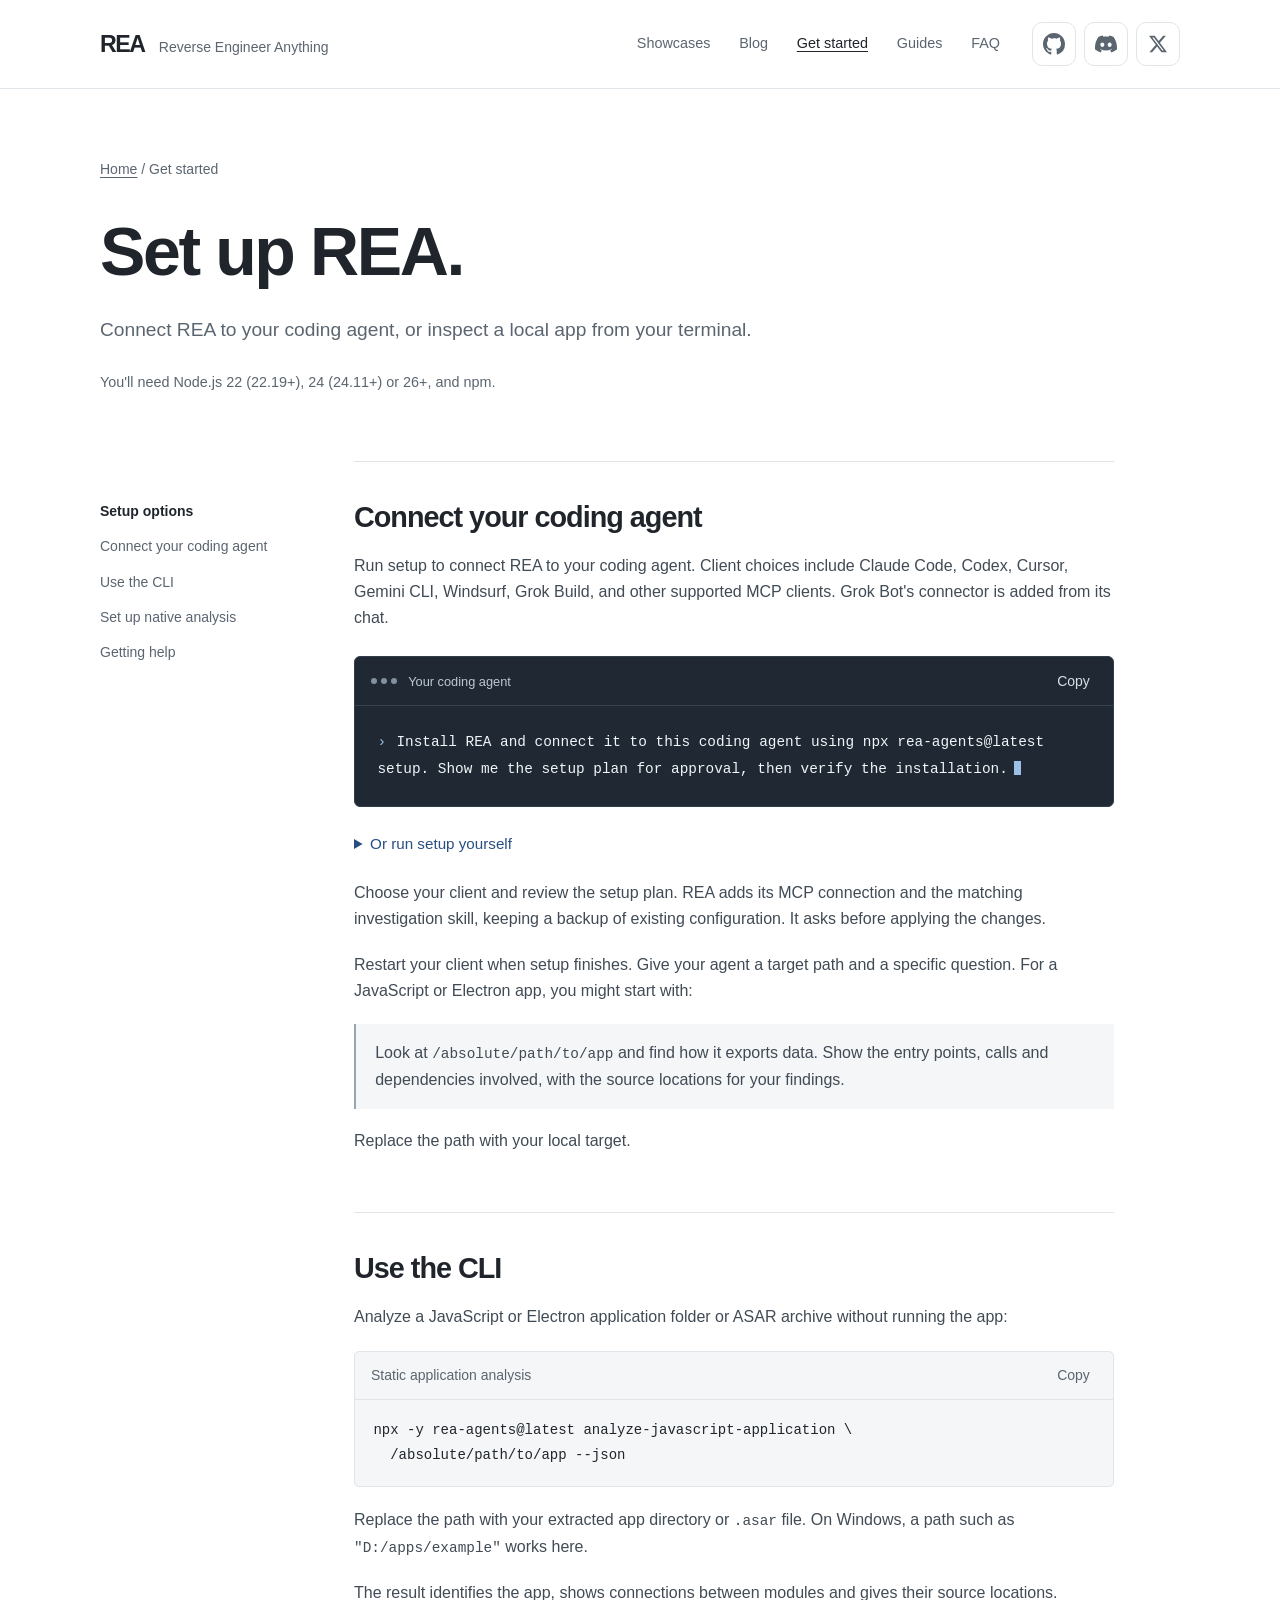
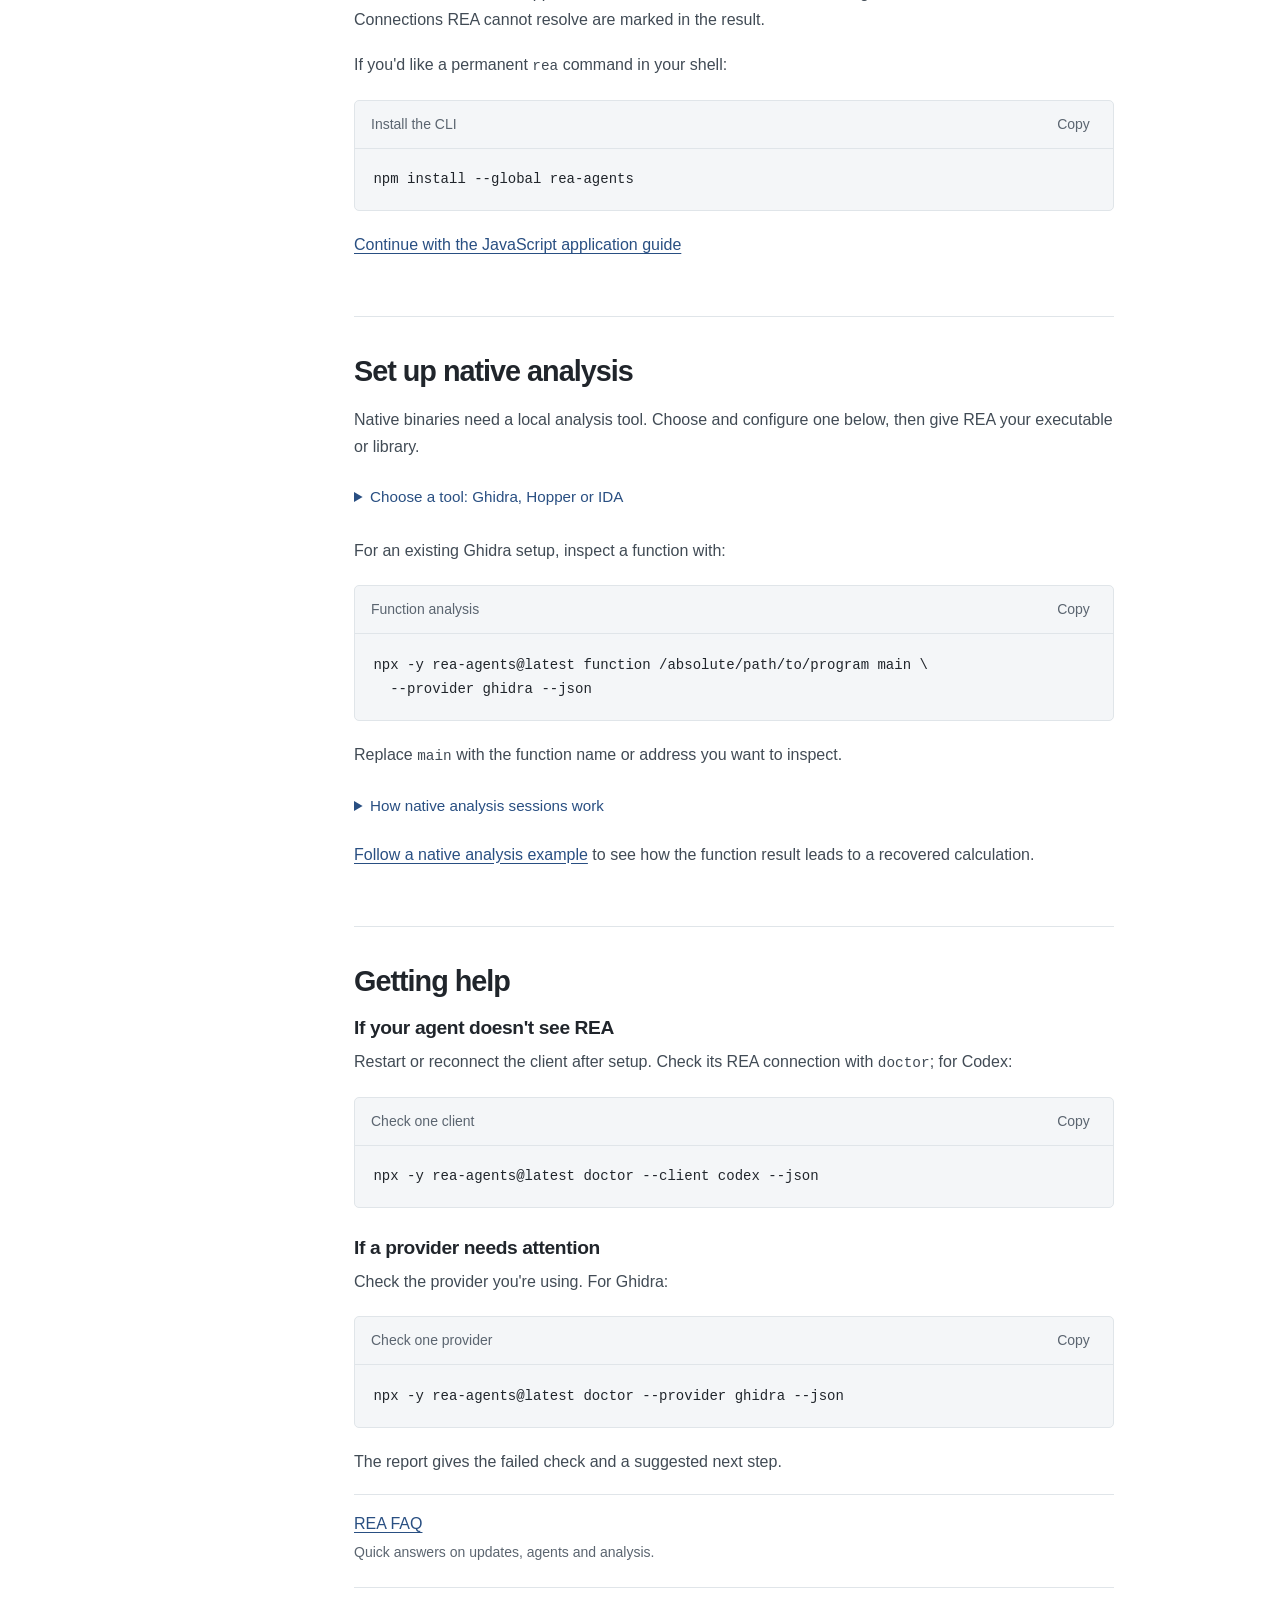
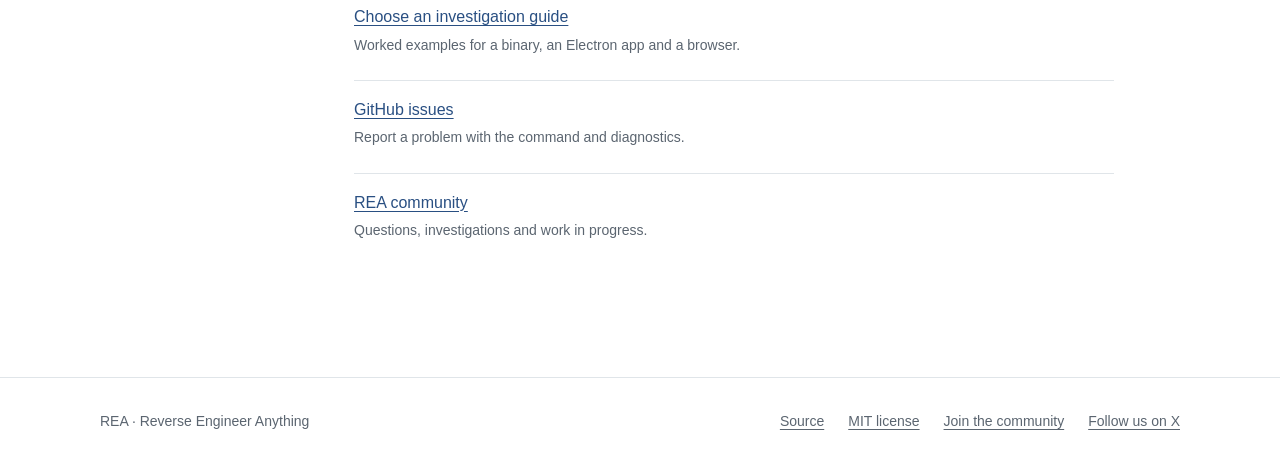
<file: rea-main/website/public/get-started/index.html>
<!doctype html>
<html lang="en">
  <head>
    <meta charset="utf-8" />
    <meta name="viewport" content="width=device-width, initial-scale=1" />
    <title>Install REA and Set Up Your Coding Agent</title>
    <meta
      name="description"
      content="Connect REA to your coding agent or inspect a local JavaScript or Electron app from the terminal. Setup, first questions and native provider guides."
    />
    <!-- website:sharing:start -->
    <!-- prettier-ignore -->
    <link rel="canonical" href="https://rea.tools/get-started/" />
    <!-- prettier-ignore -->
    <meta property="og:type" content="website" />
    <!-- prettier-ignore -->
    <meta property="og:site_name" content="REA" />
    <!-- prettier-ignore -->
    <meta property="og:title" content="Install REA and Set Up Your Coding Agent" />
    <!-- prettier-ignore -->
    <meta property="og:description" content="Connect REA to your coding agent or inspect a local JavaScript or Electron app from the terminal. Setup, first questions and native provider guides." />
    <!-- prettier-ignore -->
    <meta property="og:url" content="https://rea.tools/get-started/" />
    <!-- prettier-ignore -->
    <meta property="og:image" content="https://rea.tools/assets/social-card.png" />
    <!-- prettier-ignore -->
    <meta property="og:image:type" content="image/png" />
    <!-- prettier-ignore -->
    <meta property="og:image:width" content="1200" />
    <!-- prettier-ignore -->
    <meta property="og:image:height" content="630" />
    <!-- prettier-ignore -->
    <meta
      property="og:image:alt"
      content="REA — Find out how software works. Reverse engineering with your coding agent."
    />
    <!-- prettier-ignore -->
    <meta name="twitter:card" content="summary_large_image" />
    <!-- prettier-ignore -->
    <meta name="twitter:title" content="Install REA and Set Up Your Coding Agent" />
    <!-- prettier-ignore -->
    <meta name="twitter:description" content="Connect REA to your coding agent or inspect a local JavaScript or Electron app from the terminal. Setup, first questions and native provider guides." />
    <!-- prettier-ignore -->
    <meta name="twitter:image" content="https://rea.tools/assets/social-card.png" />
    <!-- prettier-ignore -->
    <meta
      name="twitter:image:alt"
      content="REA — Find out how software works. Reverse engineering with your coding agent."
    />
    <!-- website:sharing:end -->
    <meta name="theme-color" content="#ffffff" />
    <link rel="icon" href="../assets/favicon.svg" type="image/svg+xml" />
    <link rel="stylesheet" href="../assets/styles.css" />
    <script src="../assets/main.js" defer></script>
  </head>
  <body id="top">
    <a class="skip-link" href="#main">Skip to content</a>
    <!-- website:header:start -->
    <!-- prettier-ignore -->
    <header class="site-header">
      <div class="container header-inner">
        <a class="brand" href="../" aria-label="REA home"
          ><span class="brand-name">REA</span
          ><span class="brand-caption">Reverse Engineer Anything</span></a
        >
        <nav class="navigation" aria-label="Main navigation">
          <a href="../showcase/">Showcases</a>
          <a href="../blog/">Blog</a>
          <a href="../get-started/" class="nav-start" aria-current="page">Get started</a>
          <a href="../guides/">Guides</a>
          <a href="../faq/">FAQ</a>
        </nav>
        <div class="header-social">
          <a
            class="nav-github"
            href="https://github.com/morluto/rea"
            aria-label="REA on GitHub"
            title="REA on GitHub"
          >
            <svg
              width="22"
              height="22"
              viewBox="0 0 16 16"
              aria-hidden="true"
              focusable="false"
            >
              <path
                fill="currentColor"
                d="M8 0C3.58 0 0 3.58 0 8c0 3.54 2.29 6.53 5.47 7.59.4.07.55-.17.55-.38 0-.19-.01-.82-.01-1.49-2.01.37-2.53-.49-2.69-.94-.09-.23-.48-.94-.82-1.13-.28-.15-.68-.52-.01-.53.63-.01 1.08.58 1.23.82.72 1.21 1.87.87 2.33.66.07-.52.28-.87.51-1.07-1.78-.2-3.64-.89-3.64-3.95 0-.87.31-1.59.82-2.15-.08-.2-.36-1.02.08-2.12 0 0 .67-.21 2.2.82a7.65 7.65 0 0 1 2-.27c.68 0 1.36.09 2 .27 1.53-1.04 2.2-.82 2.2-.82.44 1.1.16 1.92.08 2.12.51.56.82 1.27.82 2.15 0 3.07-1.87 3.75-3.65 3.95.29.25.54.73.54 1.48 0 1.07-.01 1.93-.01 2.2 0 .21.15.46.55.38A8.01 8.01 0 0 0 16 8c0-4.42-3.58-8-8-8Z"
              />
            </svg>
            <span class="nav-github-count" hidden aria-hidden="true"></span>
          </a>
          <a
            class="nav-discord"
            href="https://discord.gg/GkcryMnJDM"
            aria-label="Join REA on Discord"
            title="Join REA on Discord"
          >
            <svg
              width="22"
              height="22"
              viewBox="0 0 24 24"
              aria-hidden="true"
              focusable="false"
            >
              <path
                fill="currentColor"
                d="M20.317 4.3698a19.7913 19.7913 0 0 0-4.8851-1.5152.0741.0741 0 0 0-.0785.0371c-.211.3753-.4447.8648-.6083 1.2495-1.8447-.2762-3.68-.2762-5.4868 0-.1636-.3933-.4058-.8742-.6177-1.2495a.077.077 0 0 0-.0785-.037 19.7363 19.7363 0 0 0-4.8852 1.515.0699.0699 0 0 0-.0321.0277C.5334 9.0458-.319 13.5799.0992 18.0578a.0824.0824 0 0 0 .0312.0561c2.0528 1.5076 4.0413 2.4228 5.9929 3.0294a.0777.0777 0 0 0 .0842-.0276c.4616-.6304.8731-1.2952 1.226-1.9942a.076.076 0 0 0-.0416-.1057c-.6528-.2476-1.2743-.5495-1.8722-.8923a.077.077 0 0 1-.0076-.1277c.1258-.0943.2517-.1923.3718-.2914a.0743.0743 0 0 1 .0776-.0105c3.9278 1.7933 8.18 1.7933 12.0614 0a.0739.0739 0 0 1 .0785.0095c.1202.099.246.1981.3728.2924a.077.077 0 0 1-.0066.1276 12.2986 12.2986 0 0 1-1.873.8914.0766.0766 0 0 0-.0407.1067c.3604.698.7719 1.3628 1.225 1.9932a.076.076 0 0 0 .0842.0286c1.961-.6067 3.9495-1.5219 6.0023-3.0294a.077.077 0 0 0 .0313-.0552c.5004-5.177-.8382-9.6739-3.5485-13.6604a.061.061 0 0 0-.0312-.0286ZM8.02 15.3312c-1.1825 0-2.1569-1.0857-2.1569-2.419 0-1.3332.9555-2.4189 2.157-2.4189 1.2108 0 2.1757 1.0952 2.1568 2.419 0 1.3332-.9555 2.4189-2.1569 2.4189Zm7.9748 0c-1.1825 0-2.1569-1.0857-2.1569-2.419 0-1.3332.9554-2.4189 2.1569-2.4189 1.2108 0 2.1757 1.0952 2.1568 2.419 0 1.3332-.946 2.4189-2.1568 2.4189Z"
              />
            </svg>
          </a>
          <a
            class="nav-x"
            href="https://x.com/reatools"
            aria-label="Follow REA on X"
            title="Follow REA on X"
          >
            <svg
              width="18"
              height="18"
              viewBox="0 0 24 24"
              aria-hidden="true"
              focusable="false"
            >
              <path
                fill="currentColor"
                d="M18.901 1.153h3.68l-8.04 9.19L24 22.846h-7.406l-5.8-7.584-6.638 7.584H.474l8.6-9.83L0 1.154h7.594l5.243 6.932ZM17.61 20.644h2.039L6.486 3.24H4.298Z"
              />
            </svg>
          </a>
        </div>
      </div>
    </header>
    <!-- website:header:end -->
    <main id="main" class="container">
      <div class="page-heading">
        <p class="breadcrumb"><a href="../">Home</a> / Get started</p>
        <h1>Set up REA.</h1>
        <p class="lede">
          Connect REA to your coding agent, or inspect a local app from your
          terminal.
        </p>
        <p class="requirements">
          You'll need Node.js 22 (22.19+), 24 (24.11+) or 26+, and npm.
        </p>
      </div>
      <div class="article-layout">
        <nav class="contents" aria-label="On this page">
          <p>Setup options</p>
          <ul>
            <li><a href="#agent">Connect your coding agent</a></li>
            <li><a href="#terminal">Use the CLI</a></li>
            <li><a href="#native">Set up native analysis</a></li>
            <li><a href="#help">Getting help</a></li>
          </ul>
        </nav>
        <article class="article" aria-label="REA getting started guide">
          <section class="article-section" id="agent">
            <h2>Connect your coding agent</h2>
            <p>
              Run setup to connect REA to your coding agent. Client choices
              include Claude Code, Codex, Cursor, Gemini CLI, Windsurf, Grok
              Build, and other supported MCP clients. Grok Bot's connector is
              added from its chat.
            </p>
            <div class="agent-terminal">
              <div class="terminal-header">
                <span class="terminal-title"
                  ><span class="terminal-dots" aria-hidden="true"
                    ><i></i><i></i><i></i></span
                  >Your coding agent</span
                >
                <button
                  class="copy-button"
                  type="button"
                  data-copy="agent-install-prompt"
                  aria-label="Copy REA installation prompt"
                >
                  Copy
                </button>
              </div>
              <p class="terminal-prompt">
                <span class="prompt-symbol" aria-hidden="true">›</span
                ><span id="agent-install-prompt"
                  >Install REA and connect it to this coding agent using npx
                  rea-agents@latest setup. Show me the setup plan for approval,
                  then verify the installation.</span
                ><span class="terminal-cursor" aria-hidden="true"></span>
              </p>
            </div>
            <details class="evidence-details">
              <summary>Or run setup yourself</summary>
              <div class="code-block">
                <div class="code-header">
                  <span>Terminal</span
                  ><button
                    class="copy-button"
                    type="button"
                    data-copy="agent-setup"
                    aria-label="Copy agent setup command"
                  >
                    Copy
                  </button>
                </div>
                <pre><code id="agent-setup">npx rea-agents@latest setup</code></pre>
              </div>
            </details>
            <p>
              Choose your client and review the setup plan. REA adds its MCP
              connection and the matching investigation skill, keeping a backup
              of existing configuration. It asks before applying the changes.
            </p>
            <p>
              Restart your client when setup finishes. Give your agent a target
              path and a specific question. For a JavaScript or Electron app,
              you might start with:
            </p>
            <blockquote class="prompt">
              <p>
                Look at <code>/absolute/path/to/app</code> and find how it
                exports data. Show the entry points, calls and dependencies
                involved, with the source locations for your findings.
              </p>
            </blockquote>
            <p>Replace the path with your local target.</p>
          </section>

          <section class="article-section" id="terminal">
            <h2>Use the CLI</h2>
            <p>
              Analyze a JavaScript or Electron application folder or ASAR
              archive without running the app:
            </p>
            <div class="code-block">
              <div class="code-header">
                <span>Static application analysis</span
                ><button
                  class="copy-button"
                  type="button"
                  data-copy="terminal-analysis"
                  aria-label="Copy JavaScript analysis command"
                >
                  Copy
                </button>
              </div>
              <pre><code id="terminal-analysis">npx -y rea-agents@latest analyze-javascript-application \
  /absolute/path/to/app --json</code></pre>
            </div>
            <p>
              Replace the path with your extracted app directory or
              <code>.asar</code> file. On Windows, a path such as
              <code>"D:/apps/example"</code> works here.
            </p>
            <p>
              The result identifies the app, shows connections between modules
              and gives their source locations. Connections REA cannot resolve
              are marked in the result.
            </p>
            <p>
              If you'd like a permanent <code>rea</code> command in your shell:
            </p>
            <div class="code-block">
              <div class="code-header">
                <span>Install the CLI</span
                ><button
                  class="copy-button"
                  type="button"
                  data-copy="install-cli"
                  aria-label="Copy CLI installation command"
                >
                  Copy
                </button>
              </div>
              <pre><code id="install-cli">npm install --global rea-agents</code></pre>
            </div>
            <p>
              <a href="../guides/javascript/"
                >Continue with the JavaScript application guide</a
              >
            </p>
          </section>

          <section class="article-section" id="native">
            <h2>Set up native analysis</h2>
            <p>
              Native binaries need a local analysis tool. Choose and configure
              one below, then give REA your executable or library.
            </p>
            <details class="evidence-details">
              <summary>Choose a tool: Ghidra, Hopper or IDA</summary>
              <div class="provider-list">
                <div class="provider">
                  <h3>Ghidra</h3>
                  <div>
                    <p>
                      Use an existing Ghidra 12.1.x installation and a 64-bit
                      JDK 21 or newer on Linux or macOS, on x64 or arm64. Your
                      Ghidra installation needs a native decompiler for your
                      host architecture. Set the paths before running setup:
                    </p>
                    <details class="evidence-details">
                      <summary>Connect your Ghidra installation</summary>
                      <div class="code-block">
                        <div class="code-header">
                          <span>Ghidra connection · macOS / Linux</span
                          ><button
                            class="copy-button"
                            type="button"
                            data-copy="ghidra-connect"
                            aria-label="Copy ghidra connection · macos / linux"
                          >
                            Copy
                          </button>
                        </div>
                        <pre><code id="ghidra-connect">export GHIDRA_INSTALL_DIR=/absolute/path/to/ghidra_12.1.4_PUBLIC
export JAVA_HOME=/absolute/path/to/jdk-21
npx -y rea-agents@latest doctor --provider ghidra --json
npx rea-agents@latest setup</code></pre>
                      </div>
                      <p>
                        Replace both paths with your existing installations.
                        Setup checks them and records valid settings for your
                        selected client. On Linux arm64, you may need to build
                        Ghidra's native decompiler separately.
                      </p>
                    </details>
                    <details class="evidence-details">
                      <summary>Connect Ghidra on Windows</summary>
                      <p>
                        Windows x64 has experimental, read-only support for
                        native x86 and x64 PE applications and DLLs on fixed
                        local NTFS drives. Use an existing Ghidra 12.1.x
                        installation and a 64-bit JDK 21 or newer:
                      </p>
                      <div class="code-block">
                        <div class="code-header">
                          <span>Ghidra connection · Windows PowerShell</span>
                          <button
                            class="copy-button"
                            type="button"
                            data-copy="ghidra-windows-connect"
                            aria-label="Copy Ghidra connection for Windows PowerShell"
                          >
                            Copy
                          </button>
                        </div>
                        <pre><code id="ghidra-windows-connect">$env:GHIDRA_INSTALL_DIR = "C:/tools/ghidra_12.1.4_PUBLIC"
$env:JAVA_HOME = "C:/tools/jdk-21"
npx -y rea-agents@latest doctor --provider ghidra --json
npx rea-agents@latest setup</code></pre>
                      </div>
                      <p>
                        Replace the two paths with your installations, then
                        review setup's plan.
                      </p>
                    </details>
                  </div>
                </div>
                <div class="provider">
                  <h3>Hopper</h3>
                  <div>
                    <p>
                      Connect Hopper on macOS or Linux. Run the setup command
                      above; it detects an existing installation or offers an
                      installation plan for your approval.
                    </p>
                    <p>
                      On macOS, complete Hopper's first-run choice of demo mode
                      or license activation before an unattended analysis.
                    </p>
                  </div>
                </div>
                <div class="provider">
                  <h3>IDA</h3>
                  <div>
                    <p>
                      The verified IDA setups use Windows, with an existing MCP
                      registration for an attached GUI or a headless database.
                      Linux and macOS headless analysis remains unverified.
                    </p>
                    <details class="evidence-details">
                      <summary>
                        Connect an existing IDA MCP registration
                      </summary>
                      <p>
                        Keep the upstream server's working <code>command</code>,
                        <code>args</code> and optional <code>env</code> in a
                        JSON file. An existing <code>mcpServers</code> object
                        with an <code>ida-pro-mcp</code> entry is also accepted.
                        Point REA at that file before setup:
                      </p>
                      <div class="code-block">
                        <div class="code-header">
                          <span>IDA connection · Windows PowerShell</span
                          ><button
                            class="copy-button"
                            type="button"
                            data-copy="ida-connect"
                            aria-label="Copy IDA connection for Windows PowerShell"
                          >
                            Copy
                          </button>
                        </div>
                        <pre><code id="ida-connect">$env:REA_IDA_MCP_CONFIG = "C:/analysis/ida-mcp.json"
$env:REA_ANALYSIS_PROVIDER = "ida"
npx -y rea-agents@latest doctor --provider ida --json
npx rea-agents@latest setup</code></pre>
                      </div>
                      <p>
                        The attached profile uses upstream legacy 1.4.0 tools
                        with the original binary already open in IDA. The
                        headless profile uses the upstream database-supervisor
                        API and a registration with
                        <code>"mode": "headless"</code>; real verification
                        covers an IDA 9.3 Windows x64 supervisor. Doctor checks
                        the registration without starting IDA.
                      </p>
                      <p>
                        Give REA the original executable path, with
                        <code>--provider ida</code> in a CLI query. For an
                        agent, include <code>REA_IDA_MCP_CONFIG</code> in the
                        REA registration's environment and select IDA when
                        opening the binary.
                      </p>
                    </details>
                  </div>
                </div>
              </div>
            </details>
            <p class="small-heading">
              For an existing Ghidra setup, inspect a function with:
            </p>
            <div class="code-block">
              <div class="code-header">
                <span>Function analysis</span
                ><button
                  class="copy-button"
                  type="button"
                  data-copy="native-function"
                  aria-label="Copy native function analysis command"
                >
                  Copy
                </button>
              </div>
              <pre><code id="native-function">npx -y rea-agents@latest function /absolute/path/to/program main \
  --provider ghidra --json</code></pre>
            </div>
            <p>
              Replace <code>main</code> with the function name or address you
              want to inspect.
            </p>
            <details class="evidence-details">
              <summary>How native analysis sessions work</summary>
              <p>
                Each CLI command imports and analyzes the binary, then closes
                its session. Your agent's MCP queries reuse the imported binary
                while that session is open.
              </p>
            </details>
            <p>
              <a href="../guides/native/">Follow a native analysis example</a>
              to see how the function result leads to a recovered calculation.
            </p>
          </section>

          <section class="article-section" id="help">
            <h2>Getting help</h2>
            <h3>If your agent doesn't see REA</h3>
            <p>
              Restart or reconnect the client after setup. Check its REA
              connection with <code>doctor</code>; for Codex:
            </p>
            <div class="code-block">
              <div class="code-header">
                <span>Check one client</span
                ><button
                  class="copy-button"
                  type="button"
                  data-copy="client-doctor"
                  aria-label="Copy client diagnosis command"
                >
                  Copy
                </button>
              </div>
              <pre><code id="client-doctor">npx -y rea-agents@latest doctor --client codex --json</code></pre>
            </div>
            <h3 class="small-heading">If a provider needs attention</h3>
            <p>Check the provider you're using. For Ghidra:</p>
            <div class="code-block">
              <div class="code-header">
                <span>Check one provider</span
                ><button
                  class="copy-button"
                  type="button"
                  data-copy="provider-doctor"
                  aria-label="Copy provider diagnosis command"
                >
                  Copy
                </button>
              </div>
              <pre><code id="provider-doctor">npx -y rea-agents@latest doctor --provider ghidra --json</code></pre>
            </div>
            <p>The report gives the failed check and a suggested next step.</p>
            <ul class="reading-list">
              <li>
                <a href="../faq/">REA FAQ</a
                ><span>Quick answers on updates, agents and analysis.</span>
              </li>
              <li>
                <a href="../guides/">Choose an investigation guide</a
                ><span
                  >Worked examples for a binary, an Electron app and a
                  browser.</span
                >
              </li>
              <li>
                <a href="https://github.com/morluto/rea/issues">GitHub issues</a
                ><span>Report a problem with the command and diagnostics.</span>
              </li>
              <li>
                <a href="https://discord.gg/GkcryMnJDM">REA community</a
                ><span>Questions, investigations and work in progress.</span>
              </li>
            </ul>
          </section>
        </article>
      </div>
    </main>
    <!-- website:footer:start -->
    <!-- prettier-ignore -->
    <footer class="site-footer">
      <div class="container footer-inner">
        <p>REA · Reverse Engineer Anything</p>
        <div class="footer-links">
          <a href="https://github.com/morluto/rea">Source</a
          ><a href="https://github.com/morluto/rea/blob/main/LICENSE">MIT license</a
          ><a href="https://discord.gg/GkcryMnJDM">Join the community</a
          ><a href="https://x.com/reatools">Follow us on X</a>
        </div>
      </div>
    </footer>
    <p class="sr-only" id="copy-status" role="status" aria-live="polite"></p>
    <a class="back-to-top" href="#top" aria-label="Back to top">
      <span aria-hidden="true">↑</span> Top
    </a>
    <!-- website:footer:end -->
  </body>
</html>
</file>
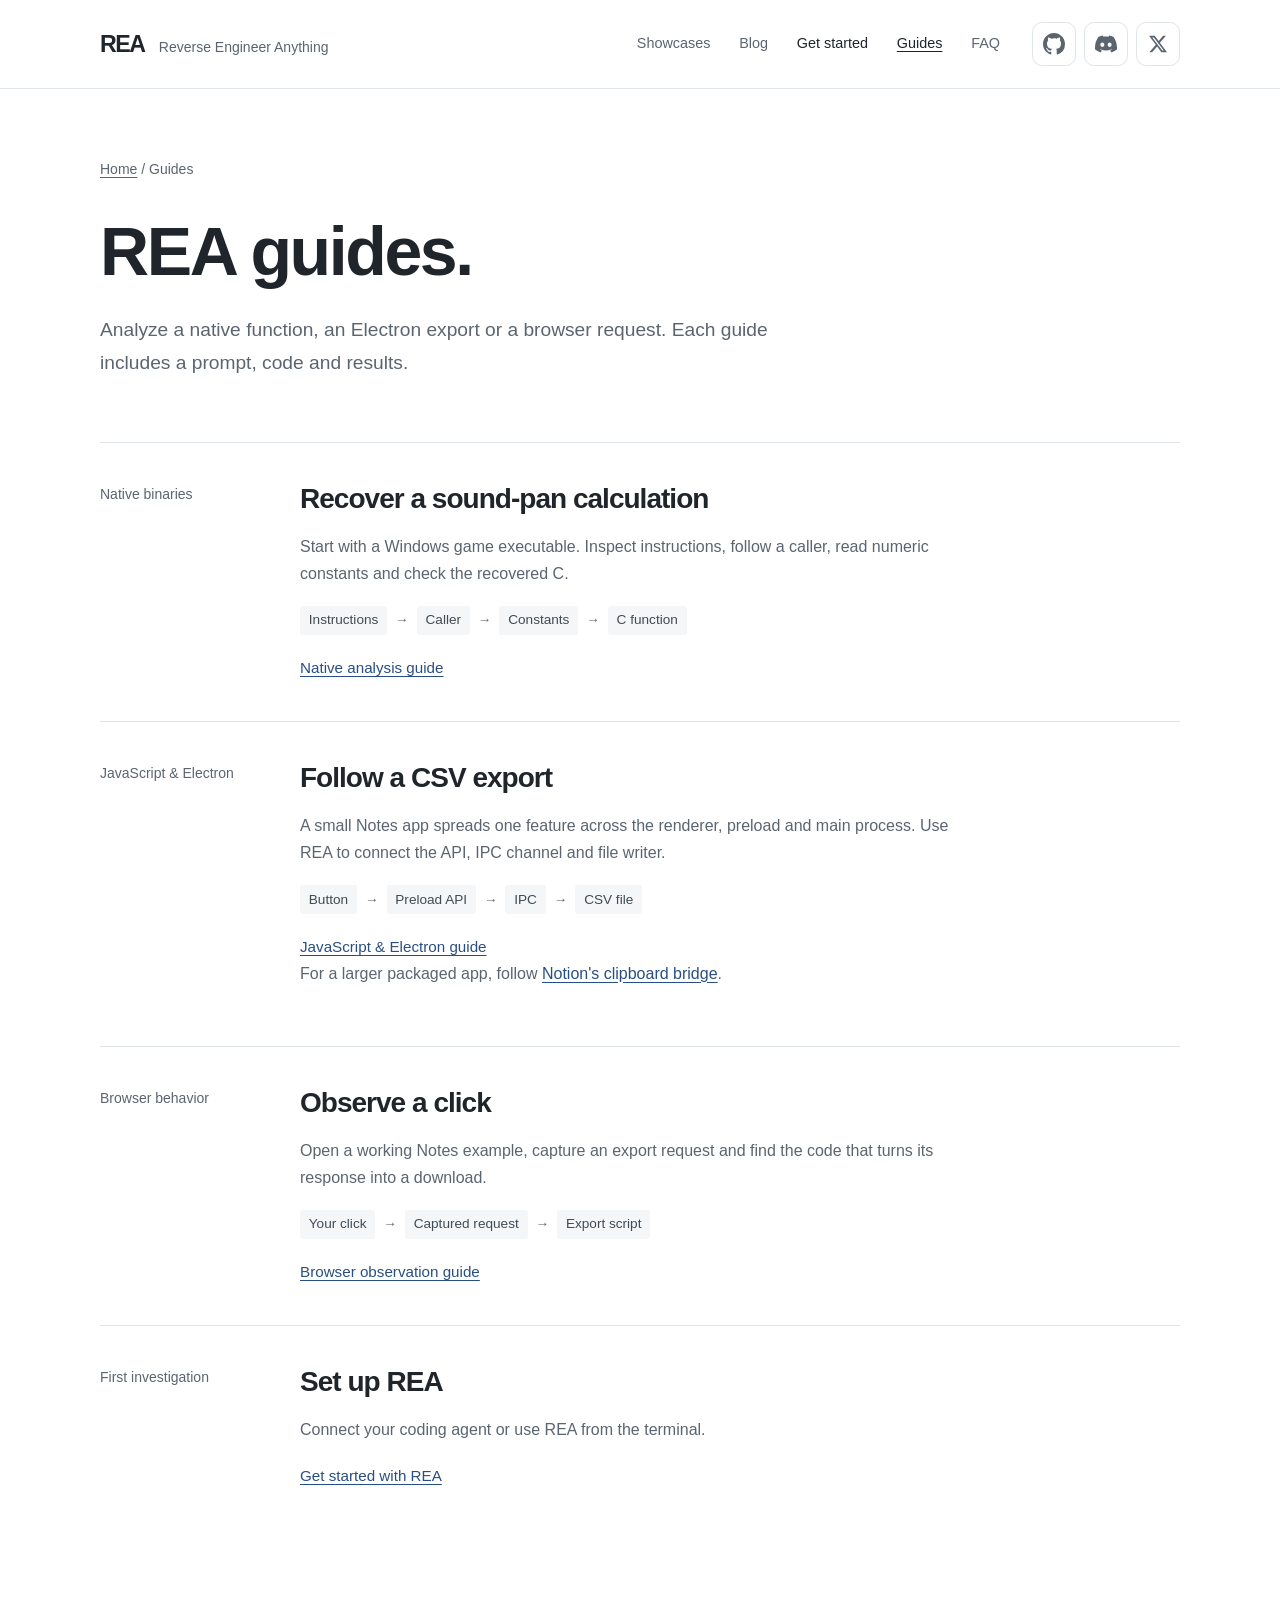
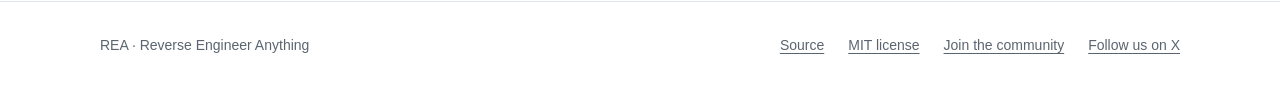
<file: rea-main/website/public/guides/index.html>
<!doctype html>
<html lang="en">
  <head>
    <meta charset="utf-8" />
    <meta name="viewport" content="width=device-width, initial-scale=1" />
    <title>Reverse Engineering Guides — REA</title>
    <meta
      name="description"
      content="Learn REA through short worked examples: a native calculation, an Electron CSV export and a browser request."
    />
    <!-- website:sharing:start -->
    <!-- prettier-ignore -->
    <link rel="canonical" href="https://rea.tools/guides/" />
    <!-- prettier-ignore -->
    <meta property="og:type" content="website" />
    <!-- prettier-ignore -->
    <meta property="og:site_name" content="REA" />
    <!-- prettier-ignore -->
    <meta property="og:title" content="Reverse Engineering Guides — REA" />
    <!-- prettier-ignore -->
    <meta property="og:description" content="Learn REA through short worked examples: a native calculation, an Electron CSV export and a browser request." />
    <!-- prettier-ignore -->
    <meta property="og:url" content="https://rea.tools/guides/" />
    <!-- prettier-ignore -->
    <meta property="og:image" content="https://rea.tools/assets/social-card.png" />
    <!-- prettier-ignore -->
    <meta property="og:image:type" content="image/png" />
    <!-- prettier-ignore -->
    <meta property="og:image:width" content="1200" />
    <!-- prettier-ignore -->
    <meta property="og:image:height" content="630" />
    <!-- prettier-ignore -->
    <meta
      property="og:image:alt"
      content="REA — Find out how software works. Reverse engineering with your coding agent."
    />
    <!-- prettier-ignore -->
    <meta name="twitter:card" content="summary_large_image" />
    <!-- prettier-ignore -->
    <meta name="twitter:title" content="Reverse Engineering Guides — REA" />
    <!-- prettier-ignore -->
    <meta name="twitter:description" content="Learn REA through short worked examples: a native calculation, an Electron CSV export and a browser request." />
    <!-- prettier-ignore -->
    <meta name="twitter:image" content="https://rea.tools/assets/social-card.png" />
    <!-- prettier-ignore -->
    <meta
      name="twitter:image:alt"
      content="REA — Find out how software works. Reverse engineering with your coding agent."
    />
    <!-- website:sharing:end -->
    <meta name="theme-color" content="#ffffff" />
    <link rel="icon" href="../assets/favicon.svg" type="image/svg+xml" />
    <link rel="stylesheet" href="../assets/styles.css" />
    <script src="../assets/main.js" defer></script>
  </head>
  <body id="top">
    <a class="skip-link" href="#main">Skip to content</a>
    <!-- website:header:start -->
    <!-- prettier-ignore -->
    <header class="site-header">
      <div class="container header-inner">
        <a class="brand" href="../" aria-label="REA home"
          ><span class="brand-name">REA</span
          ><span class="brand-caption">Reverse Engineer Anything</span></a
        >
        <nav class="navigation" aria-label="Main navigation">
          <a href="../showcase/">Showcases</a>
          <a href="../blog/">Blog</a>
          <a href="../get-started/" class="nav-start">Get started</a>
          <a href="../guides/" aria-current="page">Guides</a>
          <a href="../faq/">FAQ</a>
        </nav>
        <div class="header-social">
          <a
            class="nav-github"
            href="https://github.com/morluto/rea"
            aria-label="REA on GitHub"
            title="REA on GitHub"
          >
            <svg
              width="22"
              height="22"
              viewBox="0 0 16 16"
              aria-hidden="true"
              focusable="false"
            >
              <path
                fill="currentColor"
                d="M8 0C3.58 0 0 3.58 0 8c0 3.54 2.29 6.53 5.47 7.59.4.07.55-.17.55-.38 0-.19-.01-.82-.01-1.49-2.01.37-2.53-.49-2.69-.94-.09-.23-.48-.94-.82-1.13-.28-.15-.68-.52-.01-.53.63-.01 1.08.58 1.23.82.72 1.21 1.87.87 2.33.66.07-.52.28-.87.51-1.07-1.78-.2-3.64-.89-3.64-3.95 0-.87.31-1.59.82-2.15-.08-.2-.36-1.02.08-2.12 0 0 .67-.21 2.2.82a7.65 7.65 0 0 1 2-.27c.68 0 1.36.09 2 .27 1.53-1.04 2.2-.82 2.2-.82.44 1.1.16 1.92.08 2.12.51.56.82 1.27.82 2.15 0 3.07-1.87 3.75-3.65 3.95.29.25.54.73.54 1.48 0 1.07-.01 1.93-.01 2.2 0 .21.15.46.55.38A8.01 8.01 0 0 0 16 8c0-4.42-3.58-8-8-8Z"
              />
            </svg>
            <span class="nav-github-count" hidden aria-hidden="true"></span>
          </a>
          <a
            class="nav-discord"
            href="https://discord.gg/GkcryMnJDM"
            aria-label="Join REA on Discord"
            title="Join REA on Discord"
          >
            <svg
              width="22"
              height="22"
              viewBox="0 0 24 24"
              aria-hidden="true"
              focusable="false"
            >
              <path
                fill="currentColor"
                d="M20.317 4.3698a19.7913 19.7913 0 0 0-4.8851-1.5152.0741.0741 0 0 0-.0785.0371c-.211.3753-.4447.8648-.6083 1.2495-1.8447-.2762-3.68-.2762-5.4868 0-.1636-.3933-.4058-.8742-.6177-1.2495a.077.077 0 0 0-.0785-.037 19.7363 19.7363 0 0 0-4.8852 1.515.0699.0699 0 0 0-.0321.0277C.5334 9.0458-.319 13.5799.0992 18.0578a.0824.0824 0 0 0 .0312.0561c2.0528 1.5076 4.0413 2.4228 5.9929 3.0294a.0777.0777 0 0 0 .0842-.0276c.4616-.6304.8731-1.2952 1.226-1.9942a.076.076 0 0 0-.0416-.1057c-.6528-.2476-1.2743-.5495-1.8722-.8923a.077.077 0 0 1-.0076-.1277c.1258-.0943.2517-.1923.3718-.2914a.0743.0743 0 0 1 .0776-.0105c3.9278 1.7933 8.18 1.7933 12.0614 0a.0739.0739 0 0 1 .0785.0095c.1202.099.246.1981.3728.2924a.077.077 0 0 1-.0066.1276 12.2986 12.2986 0 0 1-1.873.8914.0766.0766 0 0 0-.0407.1067c.3604.698.7719 1.3628 1.225 1.9932a.076.076 0 0 0 .0842.0286c1.961-.6067 3.9495-1.5219 6.0023-3.0294a.077.077 0 0 0 .0313-.0552c.5004-5.177-.8382-9.6739-3.5485-13.6604a.061.061 0 0 0-.0312-.0286ZM8.02 15.3312c-1.1825 0-2.1569-1.0857-2.1569-2.419 0-1.3332.9555-2.4189 2.157-2.4189 1.2108 0 2.1757 1.0952 2.1568 2.419 0 1.3332-.9555 2.4189-2.1569 2.4189Zm7.9748 0c-1.1825 0-2.1569-1.0857-2.1569-2.419 0-1.3332.9554-2.4189 2.1569-2.4189 1.2108 0 2.1757 1.0952 2.1568 2.419 0 1.3332-.946 2.4189-2.1568 2.4189Z"
              />
            </svg>
          </a>
          <a
            class="nav-x"
            href="https://x.com/reatools"
            aria-label="Follow REA on X"
            title="Follow REA on X"
          >
            <svg
              width="18"
              height="18"
              viewBox="0 0 24 24"
              aria-hidden="true"
              focusable="false"
            >
              <path
                fill="currentColor"
                d="M18.901 1.153h3.68l-8.04 9.19L24 22.846h-7.406l-5.8-7.584-6.638 7.584H.474l8.6-9.83L0 1.154h7.594l5.243 6.932ZM17.61 20.644h2.039L6.486 3.24H4.298Z"
              />
            </svg>
          </a>
        </div>
      </div>
    </header>
    <!-- website:header:end -->
    <main id="main" class="container">
      <div class="page-heading">
        <p class="breadcrumb"><a href="../">Home</a> / Guides</p>
        <h1>REA guides.</h1>
        <p class="lede">
          Analyze a native function, an Electron export or a browser request.
          Each guide includes a prompt, code and results.
        </p>
      </div>
      <div class="guide-index">
        <section class="guide-entry">
          <p class="eyebrow">Native binaries</p>
          <div>
            <h2>Recover a sound-pan calculation</h2>
            <p>
              Start with a Windows game executable. Inspect instructions, follow
              a caller, read numeric constants and check the recovered C.
            </p>
            <div class="guide-route">
              <span>Instructions</span> <b aria-hidden="true">→</b>
              <span>Caller</span> <b aria-hidden="true">→</b>
              <span>Constants</span> <b aria-hidden="true">→</b>
              <span>C function</span>
            </div>
            <a class="text-link" href="native/">Native analysis guide</a>
          </div>
        </section>
        <section class="guide-entry">
          <p class="eyebrow">JavaScript &amp; Electron</p>
          <div>
            <h2>Follow a CSV export</h2>
            <p>
              A small Notes app spreads one feature across the renderer, preload
              and main process. Use REA to connect the API, IPC channel and file
              writer.
            </p>
            <div class="guide-route">
              <span>Button</span> <b aria-hidden="true">→</b>
              <span>Preload API</span> <b aria-hidden="true">→</b>
              <span>IPC</span> <b aria-hidden="true">→</b> <span>CSV file</span>
            </div>
            <a class="text-link" href="javascript/"
              >JavaScript &amp; Electron guide</a
            >
            <p>
              For a larger packaged app, follow
              <a href="../showcase/notion/">Notion's clipboard bridge</a>.
            </p>
          </div>
        </section>
        <section class="guide-entry">
          <p class="eyebrow">Browser behavior</p>
          <div>
            <h2>Observe a click</h2>
            <p>
              Open a working Notes example, capture an export request and find
              the code that turns its response into a download.
            </p>
            <div class="guide-route">
              <span>Your click</span> <b aria-hidden="true">→</b>
              <span>Captured request</span> <b aria-hidden="true">→</b>
              <span>Export script</span>
            </div>
            <a class="text-link" href="browser/">Browser observation guide</a>
          </div>
        </section>
        <section class="guide-entry">
          <p class="eyebrow">First investigation</p>
          <div>
            <h2>Set up REA</h2>
            <p>Connect your coding agent or use REA from the terminal.</p>
            <a class="text-link" href="../get-started/">Get started with REA</a>
          </div>
        </section>
      </div>
    </main>
    <!-- website:footer:start -->
    <!-- prettier-ignore -->
    <footer class="site-footer">
      <div class="container footer-inner">
        <p>REA · Reverse Engineer Anything</p>
        <div class="footer-links">
          <a href="https://github.com/morluto/rea">Source</a
          ><a href="https://github.com/morluto/rea/blob/main/LICENSE">MIT license</a
          ><a href="https://discord.gg/GkcryMnJDM">Join the community</a
          ><a href="https://x.com/reatools">Follow us on X</a>
        </div>
      </div>
    </footer>
    <p class="sr-only" id="copy-status" role="status" aria-live="polite"></p>
    <a class="back-to-top" href="#top" aria-label="Back to top">
      <span aria-hidden="true">↑</span> Top
    </a>
    <!-- website:footer:end -->
  </body>
</html>
</file>
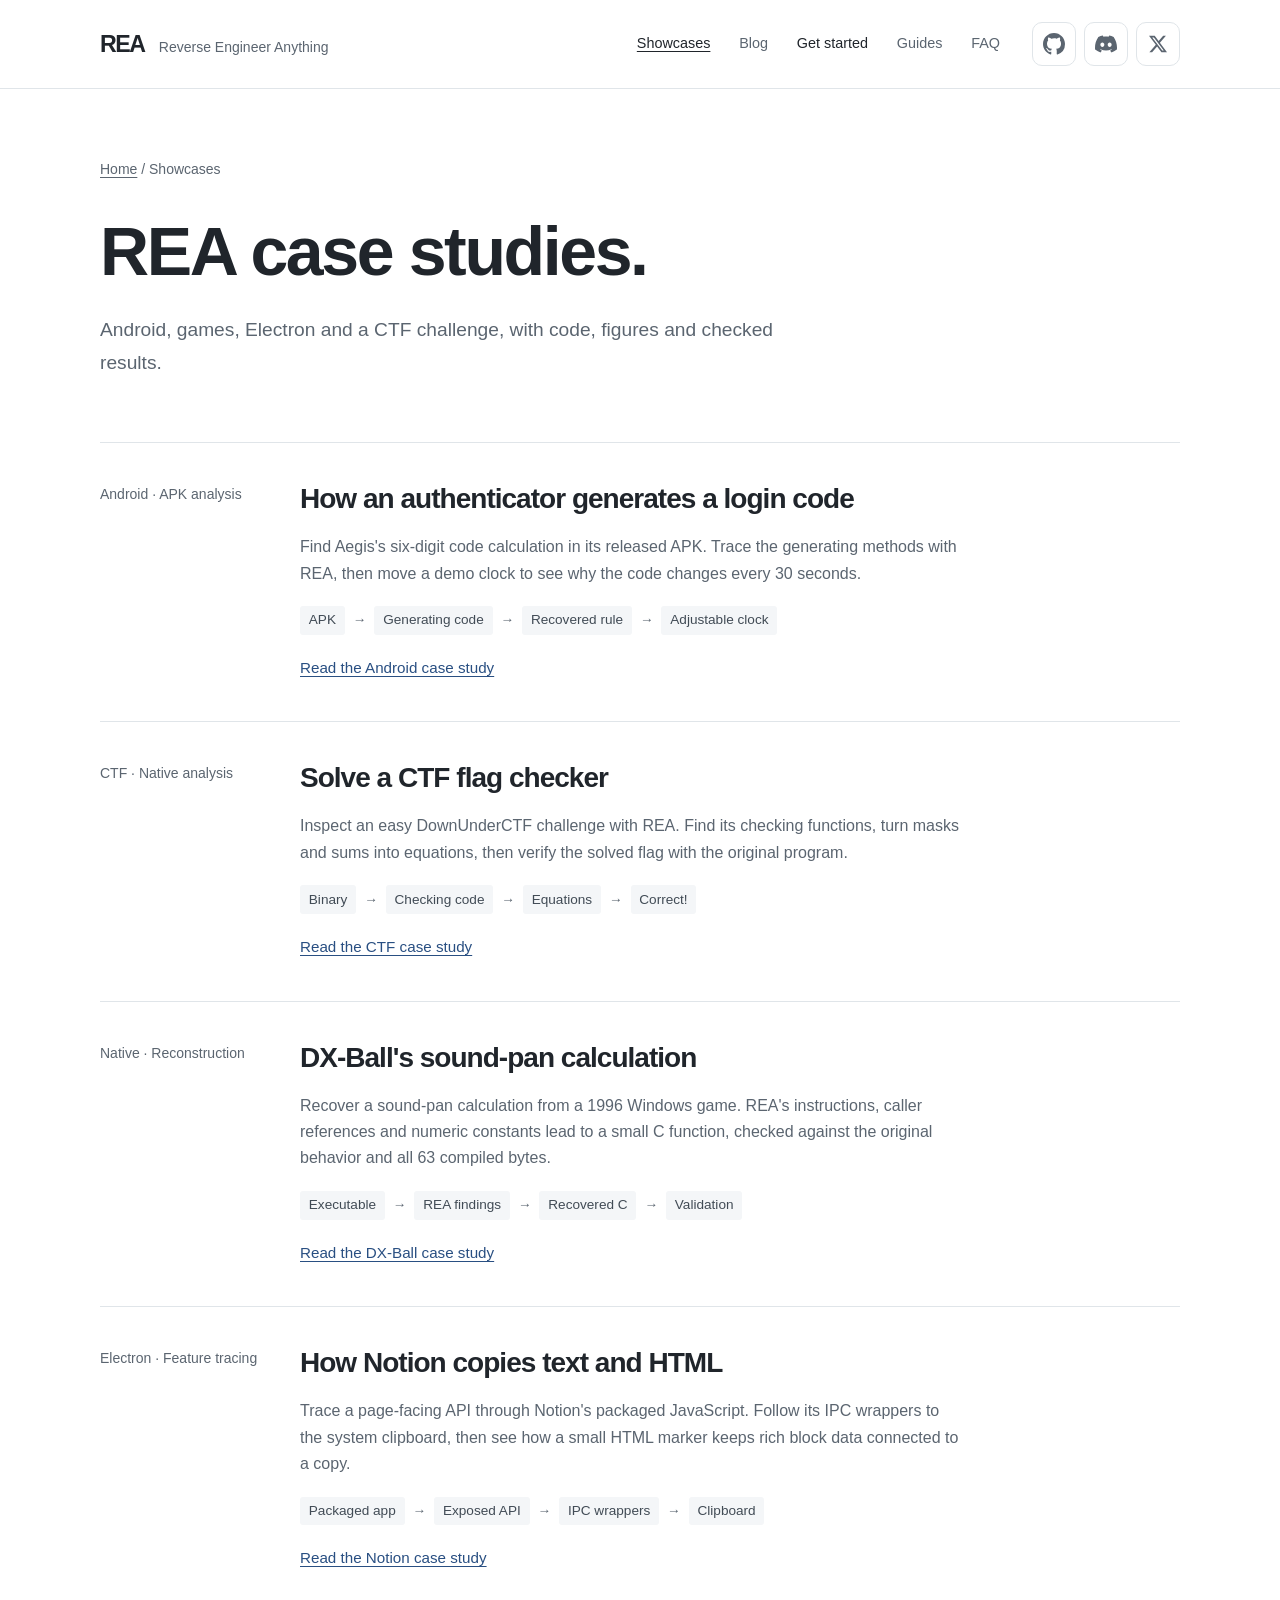
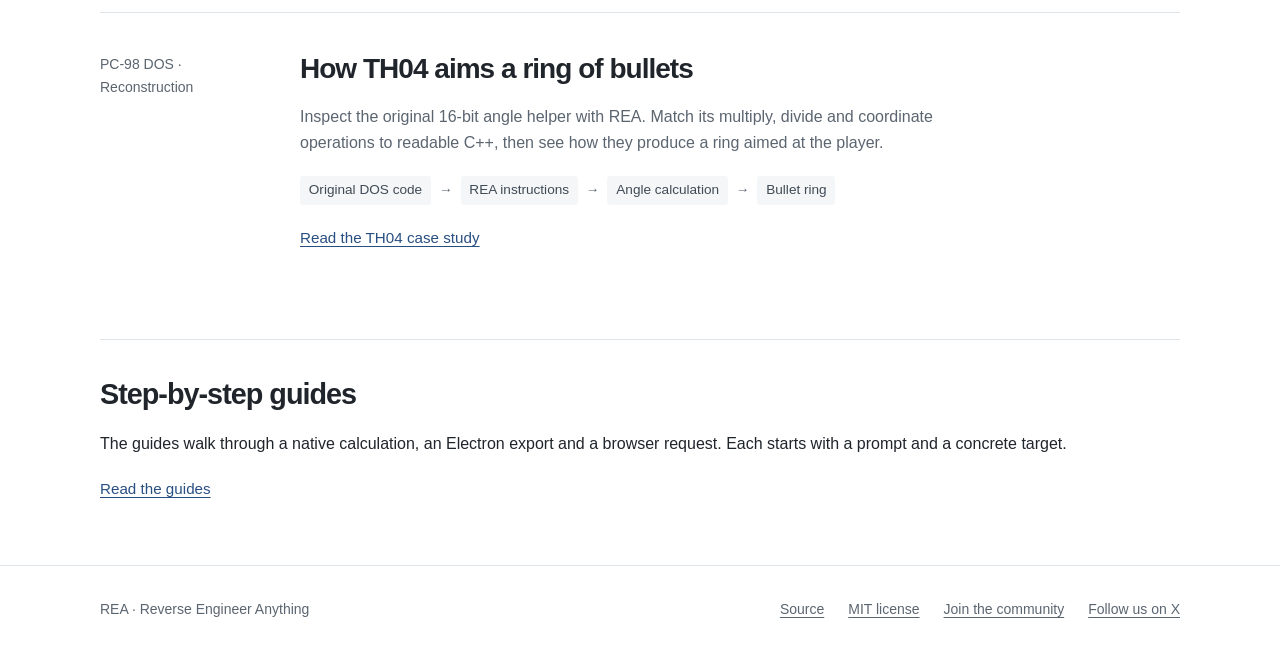
<file: rea-main/website/public/showcase/index.html>
<!doctype html>
<html lang="en">
  <head>
    <meta charset="utf-8" />
    <meta name="viewport" content="width=device-width, initial-scale=1" />
    <title>Reverse Engineering Case Studies — REA</title>
    <meta
      name="description"
      content="Follow REA investigations through code, figures and demos: an Android authenticator, DX-Ball, Notion, TH04 and a DownUnderCTF flag checker."
    />
    <!-- website:sharing:start -->
    <!-- prettier-ignore -->
    <link rel="canonical" href="https://rea.tools/showcase/" />
    <!-- prettier-ignore -->
    <meta property="og:type" content="website" />
    <!-- prettier-ignore -->
    <meta property="og:site_name" content="REA" />
    <!-- prettier-ignore -->
    <meta property="og:title" content="Reverse Engineering Case Studies — REA" />
    <!-- prettier-ignore -->
    <meta property="og:description" content="Follow REA investigations through code, figures and demos: an Android authenticator, DX-Ball, Notion, TH04 and a DownUnderCTF flag checker." />
    <!-- prettier-ignore -->
    <meta property="og:url" content="https://rea.tools/showcase/" />
    <!-- prettier-ignore -->
    <meta property="og:image" content="https://rea.tools/assets/social-card.png" />
    <!-- prettier-ignore -->
    <meta property="og:image:type" content="image/png" />
    <!-- prettier-ignore -->
    <meta property="og:image:width" content="1200" />
    <!-- prettier-ignore -->
    <meta property="og:image:height" content="630" />
    <!-- prettier-ignore -->
    <meta
      property="og:image:alt"
      content="REA — Find out how software works. Reverse engineering with your coding agent."
    />
    <!-- prettier-ignore -->
    <meta name="twitter:card" content="summary_large_image" />
    <!-- prettier-ignore -->
    <meta name="twitter:title" content="Reverse Engineering Case Studies — REA" />
    <!-- prettier-ignore -->
    <meta name="twitter:description" content="Follow REA investigations through code, figures and demos: an Android authenticator, DX-Ball, Notion, TH04 and a DownUnderCTF flag checker." />
    <!-- prettier-ignore -->
    <meta name="twitter:image" content="https://rea.tools/assets/social-card.png" />
    <!-- prettier-ignore -->
    <meta
      name="twitter:image:alt"
      content="REA — Find out how software works. Reverse engineering with your coding agent."
    />
    <!-- website:sharing:end -->
    <meta name="theme-color" content="#ffffff" />
    <link rel="icon" href="../assets/favicon.svg" type="image/svg+xml" />
    <link rel="stylesheet" href="../assets/styles.css" />
    <script src="../assets/main.js" defer></script>
  </head>
  <body id="top">
    <a class="skip-link" href="#main">Skip to content</a>
    <!-- website:header:start -->
    <!-- prettier-ignore -->
    <header class="site-header">
      <div class="container header-inner">
        <a class="brand" href="../" aria-label="REA home"
          ><span class="brand-name">REA</span
          ><span class="brand-caption">Reverse Engineer Anything</span></a
        >
        <nav class="navigation" aria-label="Main navigation">
          <a href="../showcase/" aria-current="page">Showcases</a>
          <a href="../blog/">Blog</a>
          <a href="../get-started/" class="nav-start">Get started</a>
          <a href="../guides/">Guides</a>
          <a href="../faq/">FAQ</a>
        </nav>
        <div class="header-social">
          <a
            class="nav-github"
            href="https://github.com/morluto/rea"
            aria-label="REA on GitHub"
            title="REA on GitHub"
          >
            <svg
              width="22"
              height="22"
              viewBox="0 0 16 16"
              aria-hidden="true"
              focusable="false"
            >
              <path
                fill="currentColor"
                d="M8 0C3.58 0 0 3.58 0 8c0 3.54 2.29 6.53 5.47 7.59.4.07.55-.17.55-.38 0-.19-.01-.82-.01-1.49-2.01.37-2.53-.49-2.69-.94-.09-.23-.48-.94-.82-1.13-.28-.15-.68-.52-.01-.53.63-.01 1.08.58 1.23.82.72 1.21 1.87.87 2.33.66.07-.52.28-.87.51-1.07-1.78-.2-3.64-.89-3.64-3.95 0-.87.31-1.59.82-2.15-.08-.2-.36-1.02.08-2.12 0 0 .67-.21 2.2.82a7.65 7.65 0 0 1 2-.27c.68 0 1.36.09 2 .27 1.53-1.04 2.2-.82 2.2-.82.44 1.1.16 1.92.08 2.12.51.56.82 1.27.82 2.15 0 3.07-1.87 3.75-3.65 3.95.29.25.54.73.54 1.48 0 1.07-.01 1.93-.01 2.2 0 .21.15.46.55.38A8.01 8.01 0 0 0 16 8c0-4.42-3.58-8-8-8Z"
              />
            </svg>
            <span class="nav-github-count" hidden aria-hidden="true"></span>
          </a>
          <a
            class="nav-discord"
            href="https://discord.gg/GkcryMnJDM"
            aria-label="Join REA on Discord"
            title="Join REA on Discord"
          >
            <svg
              width="22"
              height="22"
              viewBox="0 0 24 24"
              aria-hidden="true"
              focusable="false"
            >
              <path
                fill="currentColor"
                d="M20.317 4.3698a19.7913 19.7913 0 0 0-4.8851-1.5152.0741.0741 0 0 0-.0785.0371c-.211.3753-.4447.8648-.6083 1.2495-1.8447-.2762-3.68-.2762-5.4868 0-.1636-.3933-.4058-.8742-.6177-1.2495a.077.077 0 0 0-.0785-.037 19.7363 19.7363 0 0 0-4.8852 1.515.0699.0699 0 0 0-.0321.0277C.5334 9.0458-.319 13.5799.0992 18.0578a.0824.0824 0 0 0 .0312.0561c2.0528 1.5076 4.0413 2.4228 5.9929 3.0294a.0777.0777 0 0 0 .0842-.0276c.4616-.6304.8731-1.2952 1.226-1.9942a.076.076 0 0 0-.0416-.1057c-.6528-.2476-1.2743-.5495-1.8722-.8923a.077.077 0 0 1-.0076-.1277c.1258-.0943.2517-.1923.3718-.2914a.0743.0743 0 0 1 .0776-.0105c3.9278 1.7933 8.18 1.7933 12.0614 0a.0739.0739 0 0 1 .0785.0095c.1202.099.246.1981.3728.2924a.077.077 0 0 1-.0066.1276 12.2986 12.2986 0 0 1-1.873.8914.0766.0766 0 0 0-.0407.1067c.3604.698.7719 1.3628 1.225 1.9932a.076.076 0 0 0 .0842.0286c1.961-.6067 3.9495-1.5219 6.0023-3.0294a.077.077 0 0 0 .0313-.0552c.5004-5.177-.8382-9.6739-3.5485-13.6604a.061.061 0 0 0-.0312-.0286ZM8.02 15.3312c-1.1825 0-2.1569-1.0857-2.1569-2.419 0-1.3332.9555-2.4189 2.157-2.4189 1.2108 0 2.1757 1.0952 2.1568 2.419 0 1.3332-.9555 2.4189-2.1569 2.4189Zm7.9748 0c-1.1825 0-2.1569-1.0857-2.1569-2.419 0-1.3332.9554-2.4189 2.1569-2.4189 1.2108 0 2.1757 1.0952 2.1568 2.419 0 1.3332-.946 2.4189-2.1568 2.4189Z"
              />
            </svg>
          </a>
          <a
            class="nav-x"
            href="https://x.com/reatools"
            aria-label="Follow REA on X"
            title="Follow REA on X"
          >
            <svg
              width="18"
              height="18"
              viewBox="0 0 24 24"
              aria-hidden="true"
              focusable="false"
            >
              <path
                fill="currentColor"
                d="M18.901 1.153h3.68l-8.04 9.19L24 22.846h-7.406l-5.8-7.584-6.638 7.584H.474l8.6-9.83L0 1.154h7.594l5.243 6.932ZM17.61 20.644h2.039L6.486 3.24H4.298Z"
              />
            </svg>
          </a>
        </div>
      </div>
    </header>
    <!-- website:header:end -->
    <main id="main" class="container">
      <div class="page-heading">
        <p class="breadcrumb"><a href="../">Home</a> / Showcases</p>
        <h1>REA case studies.</h1>
        <p class="lede">
          Android, games, Electron and a CTF challenge, with code, figures and
          checked results.
        </p>
      </div>
      <div class="guide-index">
        <section class="guide-entry">
          <p class="eyebrow">Android · APK analysis</p>
          <div>
            <h2>How an authenticator generates a login code</h2>
            <p>
              Find Aegis's six-digit code calculation in its released APK. Trace
              the generating methods with REA, then move a demo clock to see why
              the code changes every 30 seconds.
            </p>
            <div class="guide-route">
              <span>APK</span> <b aria-hidden="true">→</b>
              <span>Generating code</span> <b aria-hidden="true">→</b>
              <span>Recovered rule</span> <b aria-hidden="true">→</b>
              <span>Adjustable clock</span>
            </div>
            <a class="text-link" href="aegis/">Read the Android case study</a>
          </div>
        </section>
        <section class="guide-entry">
          <p class="eyebrow">CTF · Native analysis</p>
          <div>
            <h2>Solve a CTF flag checker</h2>
            <p>
              Inspect an easy DownUnderCTF challenge with REA. Find its checking
              functions, turn masks and sums into equations, then verify the
              solved flag with the original program.
            </p>
            <div class="guide-route">
              <span>Binary</span> <b aria-hidden="true">→</b>
              <span>Checking code</span> <b aria-hidden="true">→</b>
              <span>Equations</span> <b aria-hidden="true">→</b>
              <span>Correct!</span>
            </div>
            <a class="text-link" href="ctf/">Read the CTF case study</a>
          </div>
        </section>
        <section class="guide-entry">
          <p class="eyebrow">Native · Reconstruction</p>
          <div>
            <h2>DX-Ball's sound-pan calculation</h2>
            <p>
              Recover a sound-pan calculation from a 1996 Windows game. REA's
              instructions, caller references and numeric constants lead to a
              small C function, checked against the original behavior and all 63
              compiled bytes.
            </p>
            <div class="guide-route">
              <span>Executable</span> <b aria-hidden="true">→</b>
              <span>REA findings</span> <b aria-hidden="true">→</b>
              <span>Recovered C</span> <b aria-hidden="true">→</b>
              <span>Validation</span>
            </div>
            <a class="text-link" href="dx-ball/">Read the DX-Ball case study</a>
          </div>
        </section>
        <section class="guide-entry">
          <p class="eyebrow">Electron · Feature tracing</p>
          <div>
            <h2>How Notion copies text and HTML</h2>
            <p>
              Trace a page-facing API through Notion's packaged JavaScript.
              Follow its IPC wrappers to the system clipboard, then see how a
              small HTML marker keeps rich block data connected to a copy.
            </p>
            <div class="guide-route">
              <span>Packaged app</span> <b aria-hidden="true">→</b>
              <span>Exposed API</span> <b aria-hidden="true">→</b>
              <span>IPC wrappers</span> <b aria-hidden="true">→</b>
              <span>Clipboard</span>
            </div>
            <a class="text-link" href="notion/">Read the Notion case study</a>
          </div>
        </section>
        <section class="guide-entry">
          <p class="eyebrow">PC-98 DOS · Reconstruction</p>
          <div>
            <h2>How TH04 aims a ring of bullets</h2>
            <p>
              Inspect the original 16-bit angle helper with REA. Match its
              multiply, divide and coordinate operations to readable C++, then
              see how they produce a ring aimed at the player.
            </p>
            <div class="guide-route">
              <span>Original DOS code</span> <b aria-hidden="true">→</b>
              <span>REA instructions</span> <b aria-hidden="true">→</b>
              <span>Angle calculation</span> <b aria-hidden="true">→</b>
              <span>Bullet ring</span>
            </div>
            <a class="text-link" href="th04/">Read the TH04 case study</a>
          </div>
        </section>
      </div>
      <section class="article-section">
        <h2>Step-by-step guides</h2>
        <p>
          The guides walk through a native calculation, an Electron export and a
          browser request. Each starts with a prompt and a concrete target.
        </p>
        <a class="text-link" href="../guides/">Read the guides</a>
      </section>
    </main>
    <!-- website:footer:start -->
    <!-- prettier-ignore -->
    <footer class="site-footer">
      <div class="container footer-inner">
        <p>REA · Reverse Engineer Anything</p>
        <div class="footer-links">
          <a href="https://github.com/morluto/rea">Source</a
          ><a href="https://github.com/morluto/rea/blob/main/LICENSE">MIT license</a
          ><a href="https://discord.gg/GkcryMnJDM">Join the community</a
          ><a href="https://x.com/reatools">Follow us on X</a>
        </div>
      </div>
    </footer>
    <p class="sr-only" id="copy-status" role="status" aria-live="polite"></p>
    <a class="back-to-top" href="#top" aria-label="Back to top">
      <span aria-hidden="true">↑</span> Top
    </a>
    <!-- website:footer:end -->
  </body>
</html>
</file>
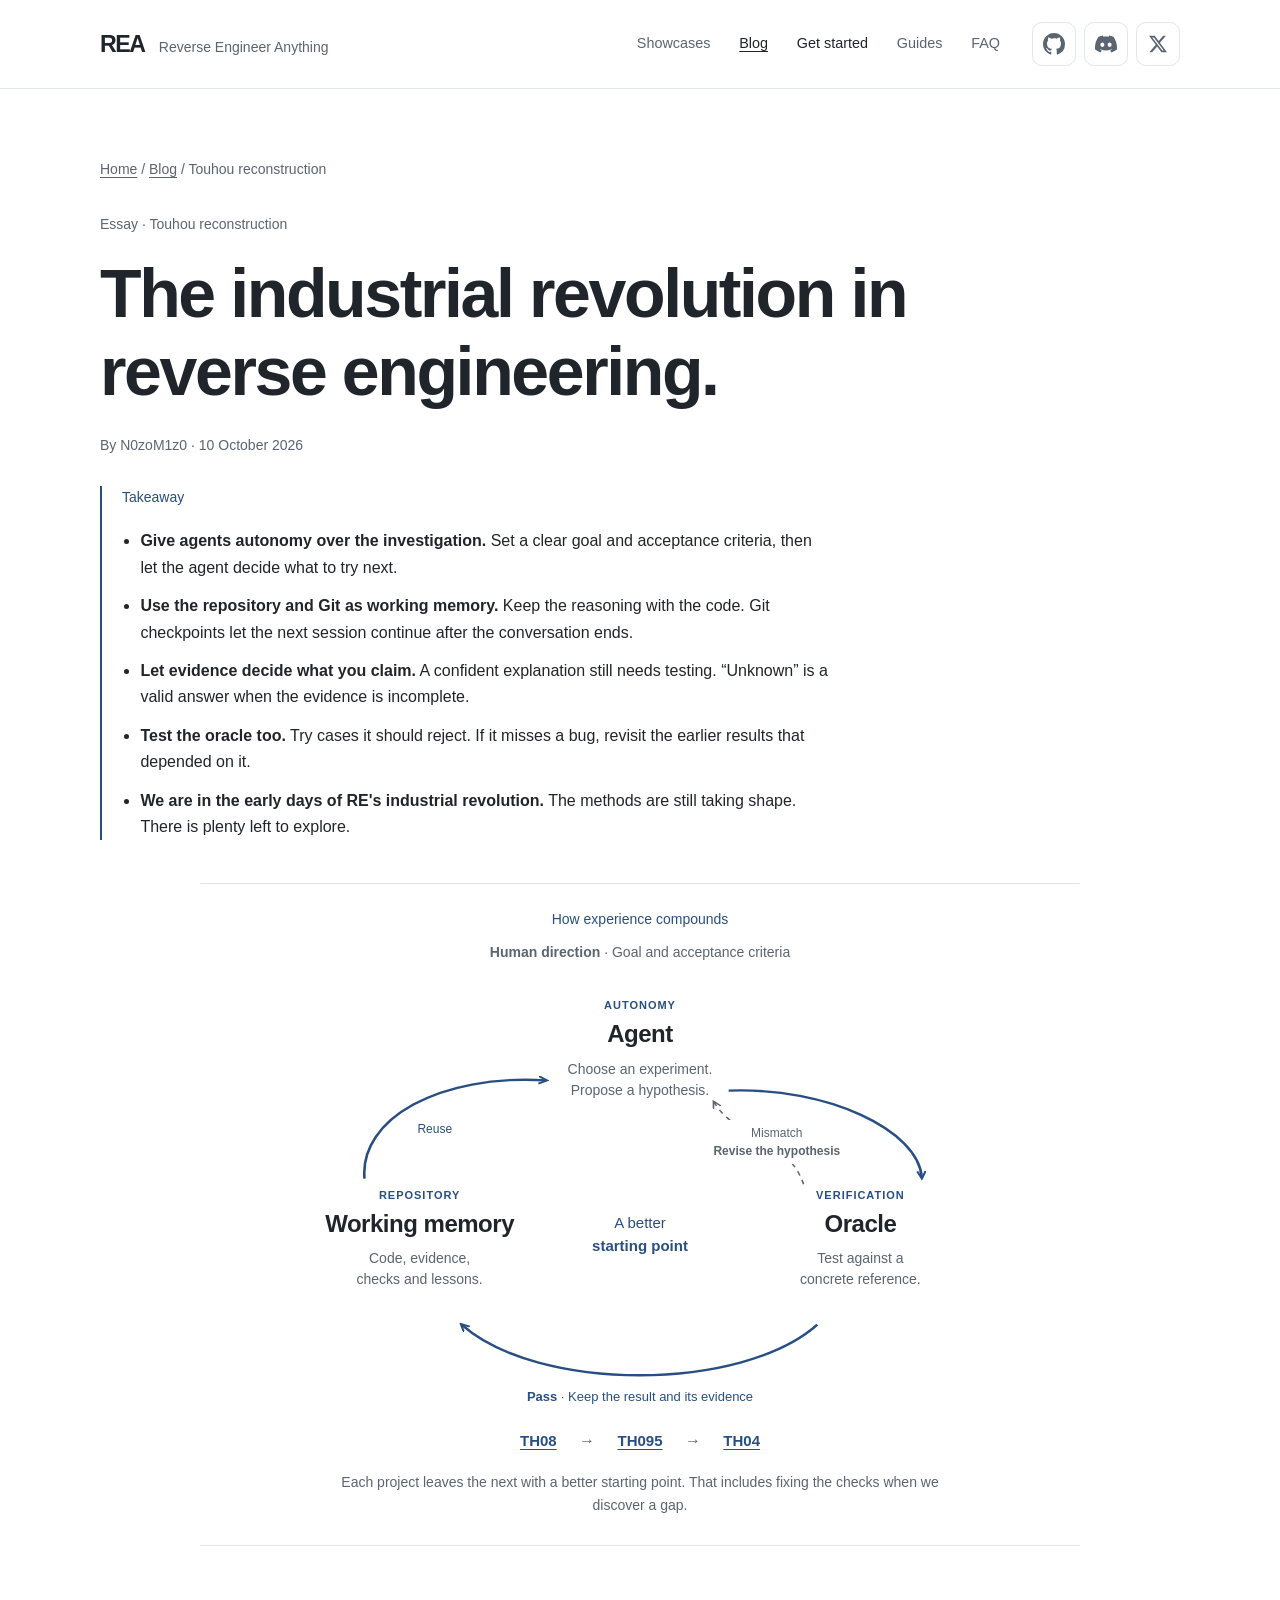
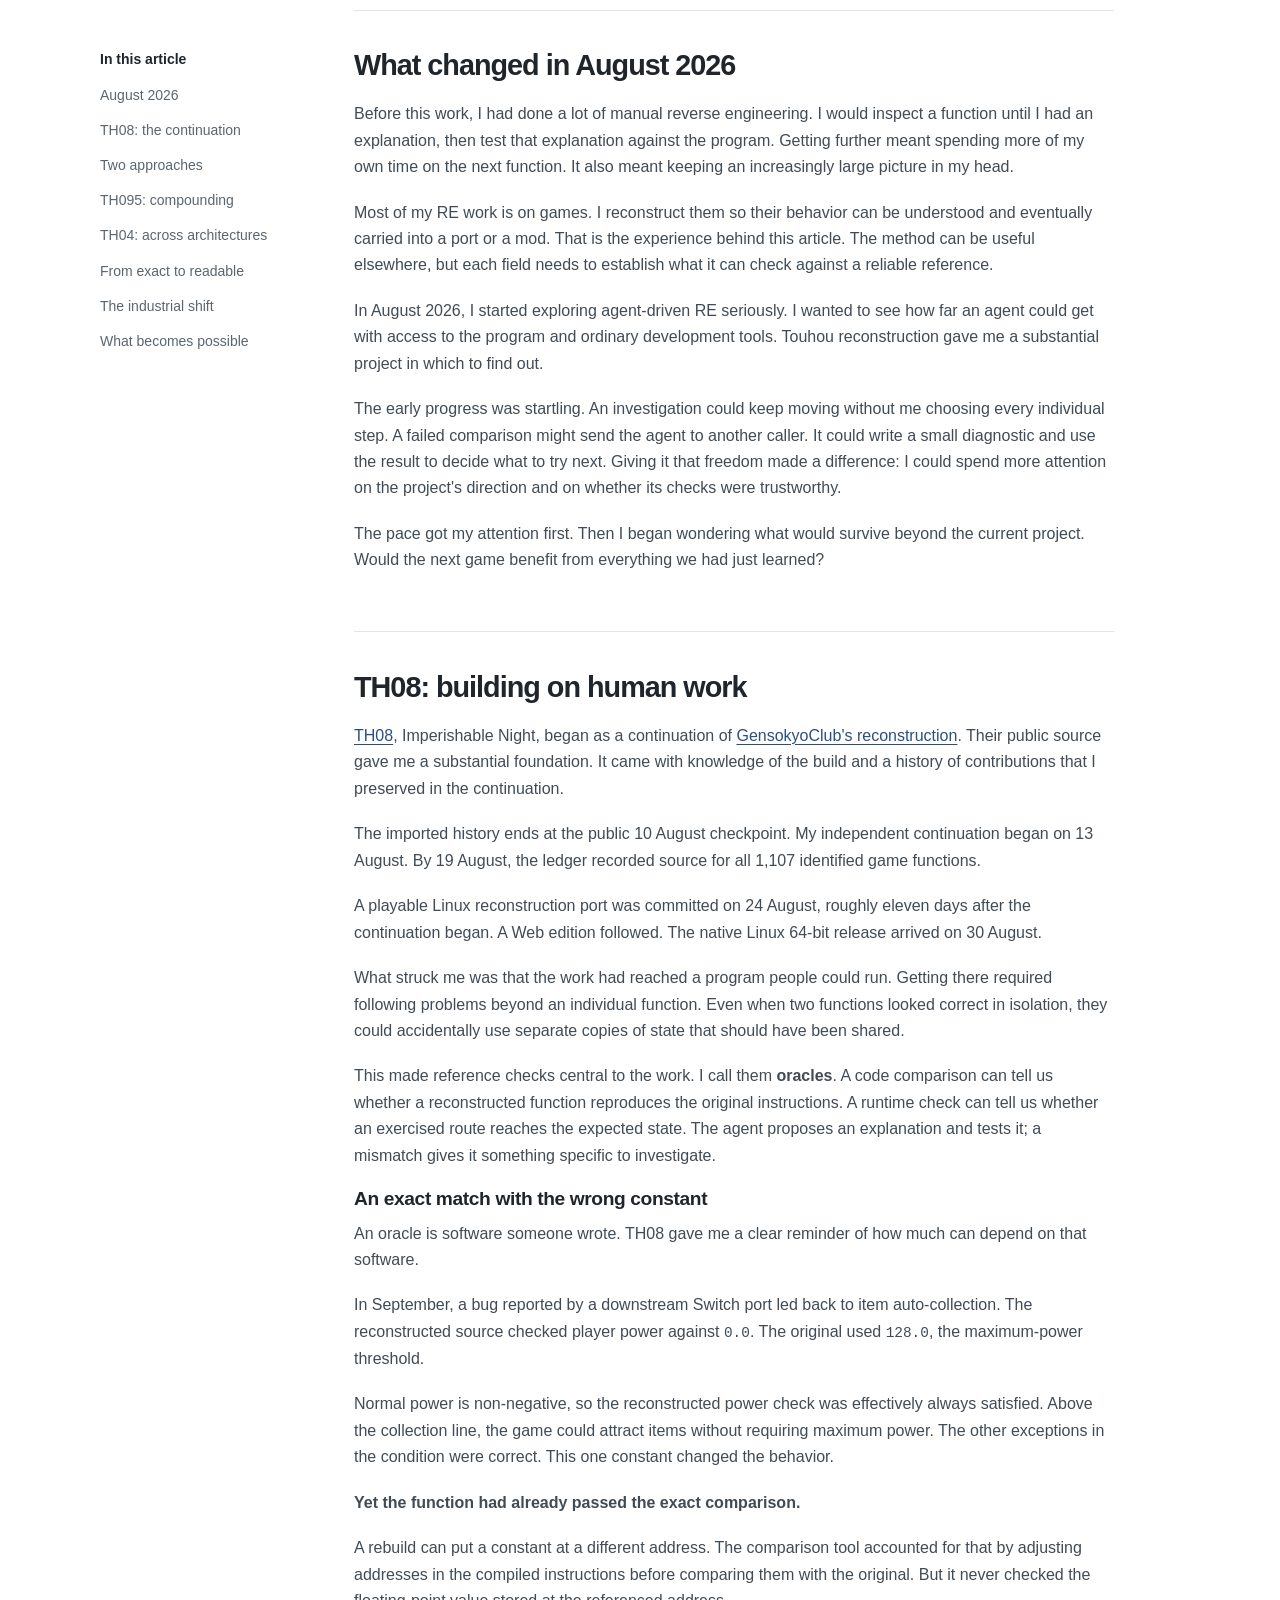
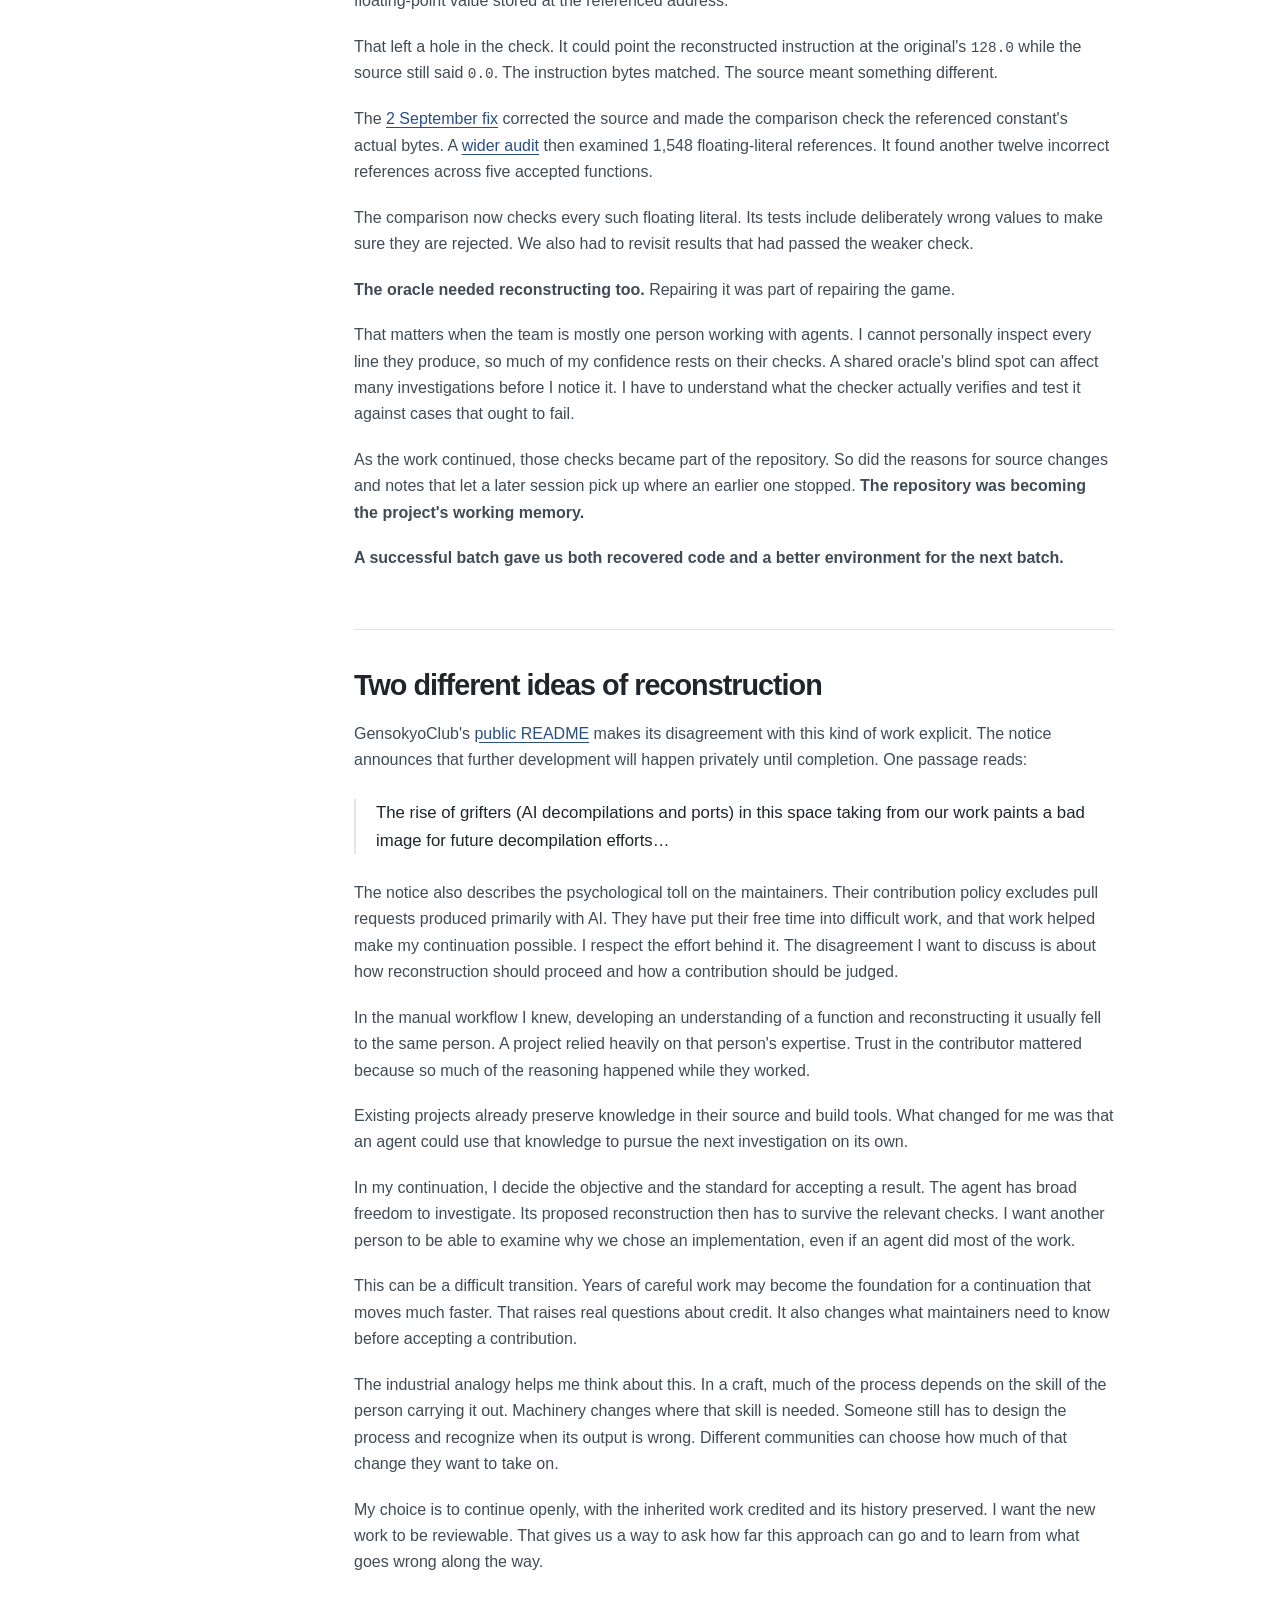
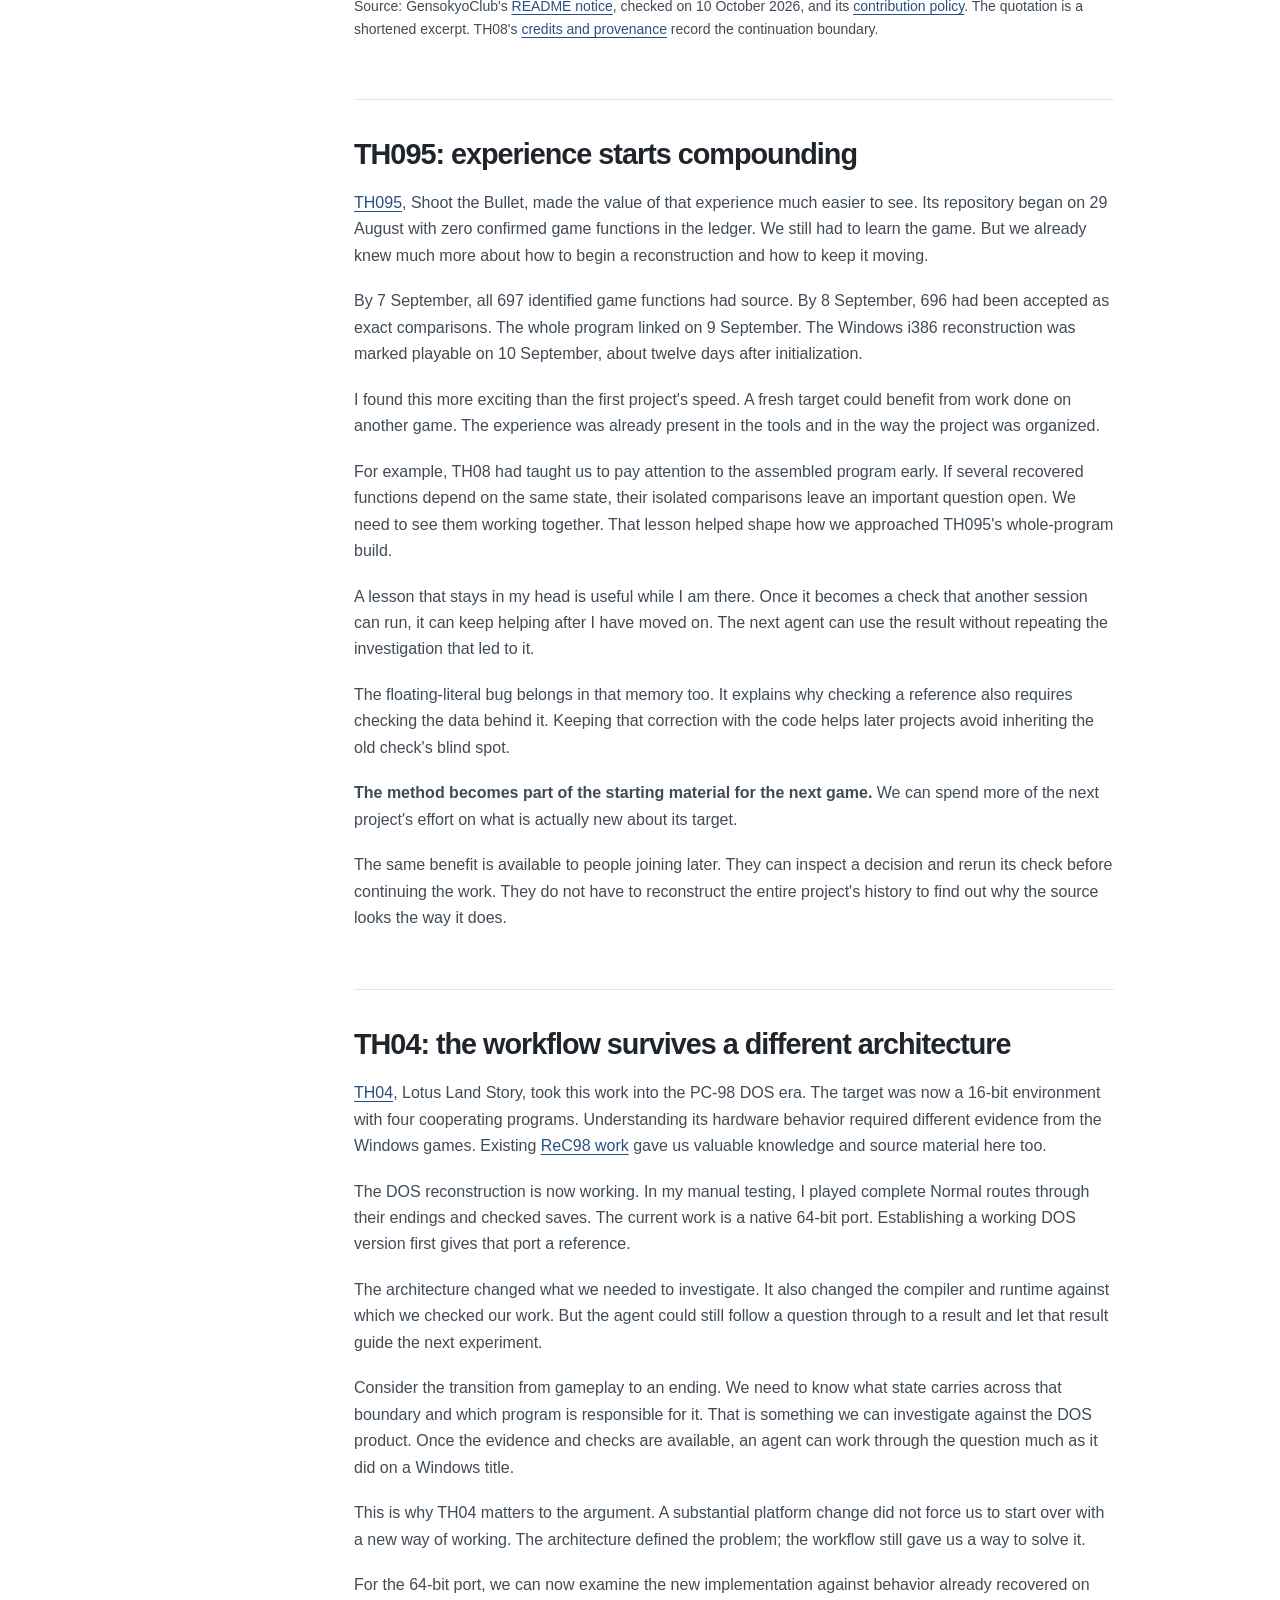
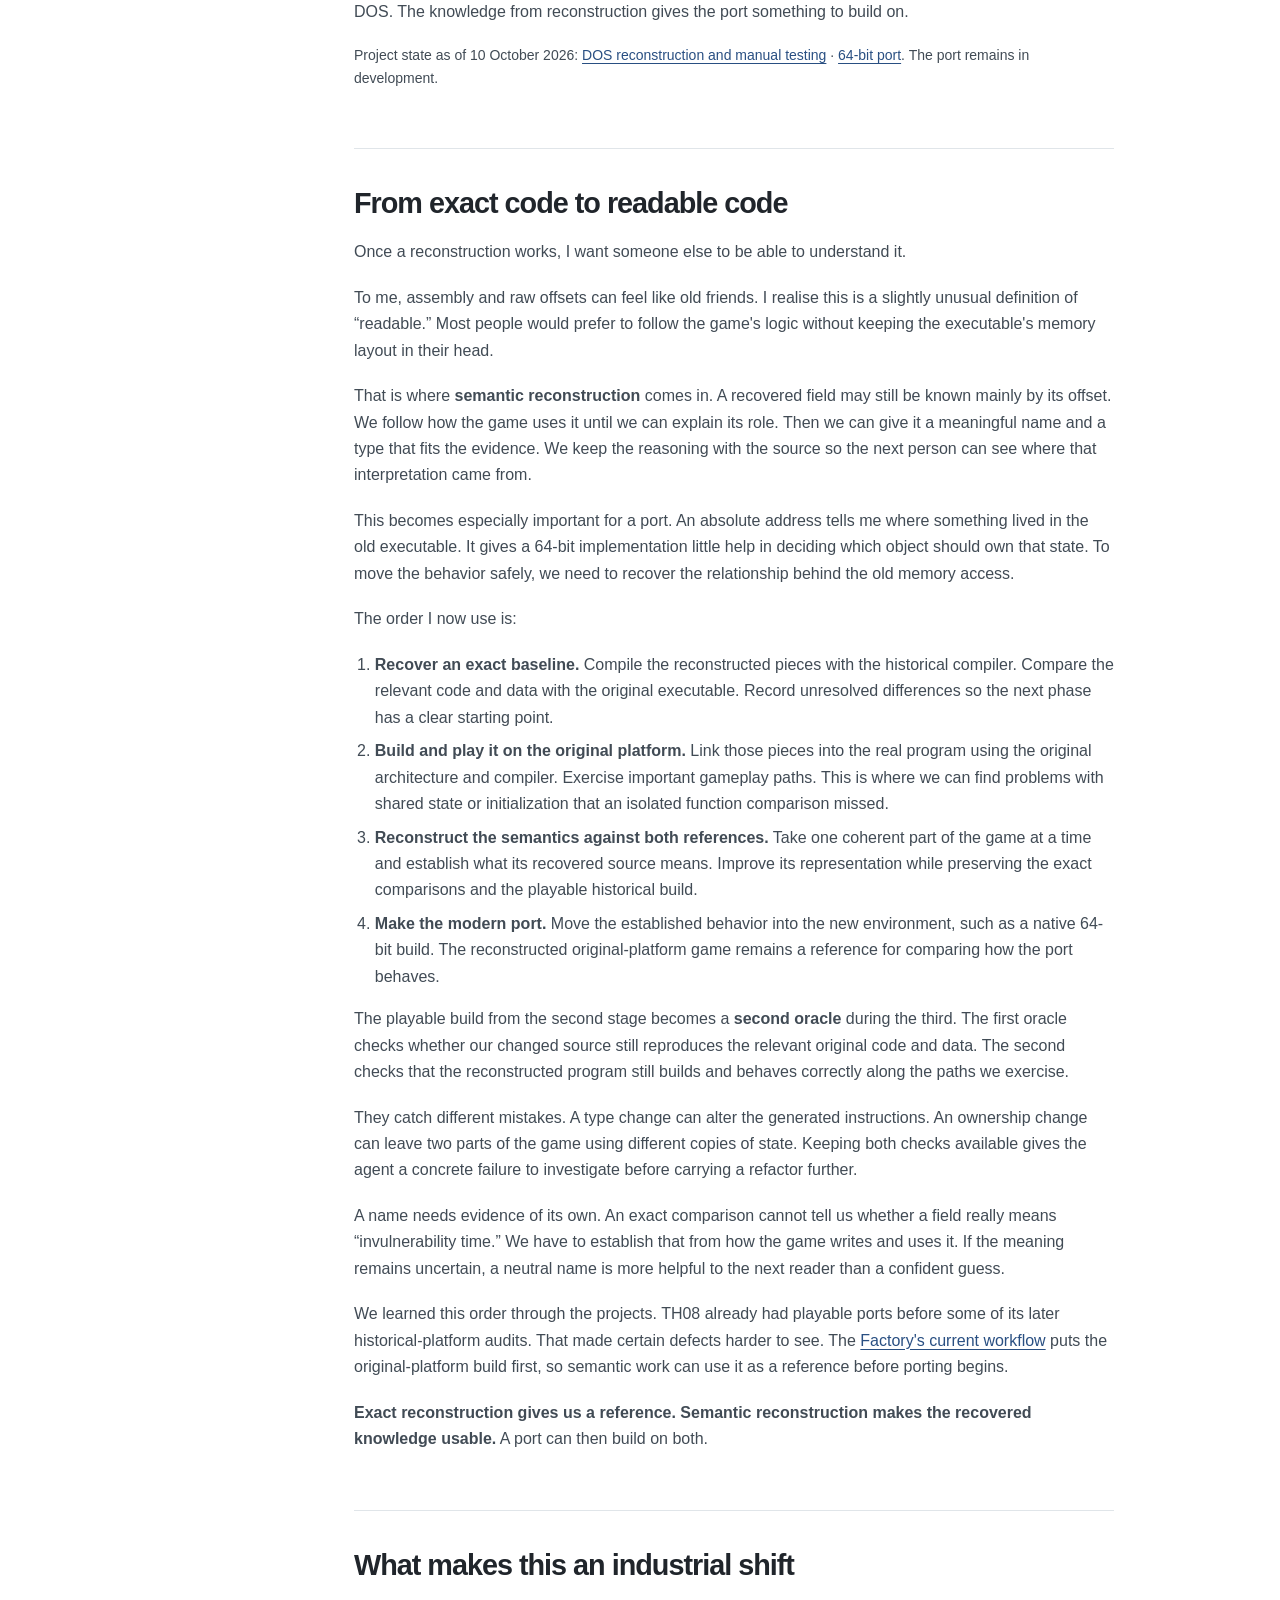
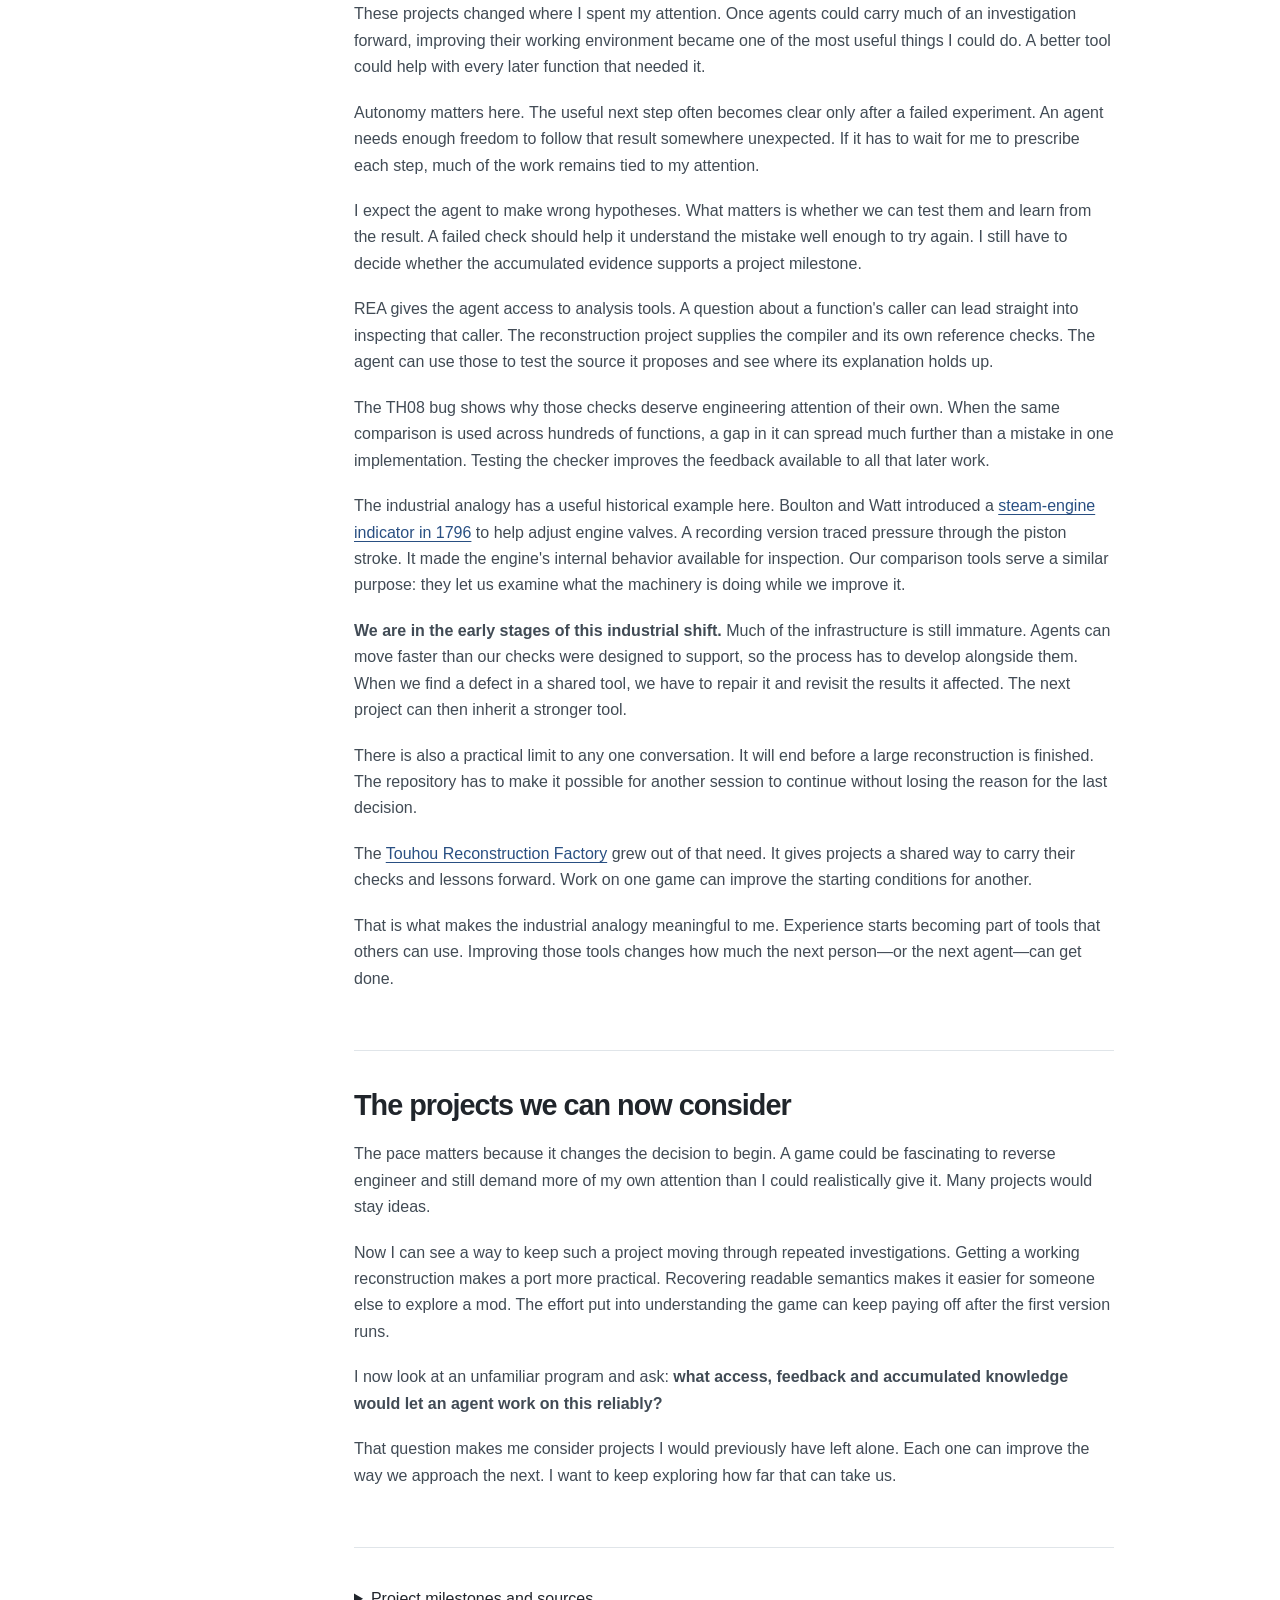
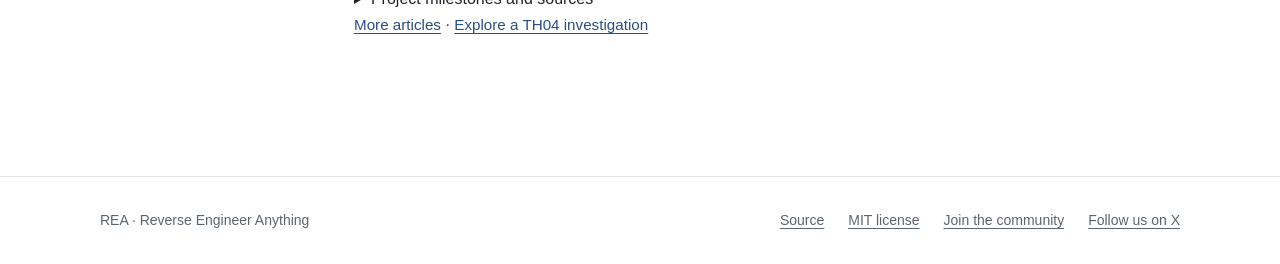
<file: rea-main/website/public/blog/touhou-reconstruction/index.html>
<!doctype html>
<html lang="en">
  <head>
    <meta charset="utf-8" />
    <meta name="viewport" content="width=device-width, initial-scale=1" />
    <title>Reverse Engineering’s Industrial Revolution — REA</title>
    <meta
      name="description"
      content="N0zoM1z0 reflects on manual reverse engineering, Touhou reconstruction with AI agents, and how knowledge compounds across TH08, TH095 and PC-98 TH04."
    />
    <!-- website:sharing:start -->
    <!-- prettier-ignore -->
    <link rel="canonical" href="https://rea.tools/blog/touhou-reconstruction/" />
    <!-- prettier-ignore -->
    <meta property="og:type" content="website" />
    <!-- prettier-ignore -->
    <meta property="og:site_name" content="REA" />
    <!-- prettier-ignore -->
    <meta property="og:title" content="Reverse Engineering’s Industrial Revolution — REA" />
    <!-- prettier-ignore -->
    <meta property="og:description" content="N0zoM1z0 reflects on manual reverse engineering, Touhou reconstruction with AI agents, and how knowledge compounds across TH08, TH095 and PC-98 TH04." />
    <!-- prettier-ignore -->
    <meta property="og:url" content="https://rea.tools/blog/touhou-reconstruction/" />
    <!-- prettier-ignore -->
    <meta property="og:image" content="https://rea.tools/assets/social-card.png" />
    <!-- prettier-ignore -->
    <meta property="og:image:type" content="image/png" />
    <!-- prettier-ignore -->
    <meta property="og:image:width" content="1200" />
    <!-- prettier-ignore -->
    <meta property="og:image:height" content="630" />
    <!-- prettier-ignore -->
    <meta
      property="og:image:alt"
      content="REA — Find out how software works. Reverse engineering with your coding agent."
    />
    <!-- prettier-ignore -->
    <meta name="twitter:card" content="summary_large_image" />
    <!-- prettier-ignore -->
    <meta name="twitter:title" content="Reverse Engineering’s Industrial Revolution — REA" />
    <!-- prettier-ignore -->
    <meta name="twitter:description" content="N0zoM1z0 reflects on manual reverse engineering, Touhou reconstruction with AI agents, and how knowledge compounds across TH08, TH095 and PC-98 TH04." />
    <!-- prettier-ignore -->
    <meta name="twitter:image" content="https://rea.tools/assets/social-card.png" />
    <!-- prettier-ignore -->
    <meta
      name="twitter:image:alt"
      content="REA — Find out how software works. Reverse engineering with your coding agent."
    />
    <!-- website:sharing:end -->
    <meta name="theme-color" content="#ffffff" />
    <link rel="icon" href="../../assets/favicon.svg" type="image/svg+xml" />
    <link rel="stylesheet" href="../../assets/styles.css" />
    <script src="../../assets/main.js" defer></script>
  </head>
  <body id="top" class="blog-article">
    <a class="skip-link" href="#main">Skip to content</a>
    <!-- website:header:start -->
    <!-- prettier-ignore -->
    <header class="site-header">
      <div class="container header-inner">
        <a class="brand" href="../../" aria-label="REA home"
          ><span class="brand-name">REA</span
          ><span class="brand-caption">Reverse Engineer Anything</span></a
        >
        <nav class="navigation" aria-label="Main navigation">
          <a href="../../showcase/">Showcases</a>
          <a href="../../blog/" aria-current="page">Blog</a>
          <a href="../../get-started/" class="nav-start">Get started</a>
          <a href="../../guides/">Guides</a>
          <a href="../../faq/">FAQ</a>
        </nav>
        <div class="header-social">
          <a
            class="nav-github"
            href="https://github.com/morluto/rea"
            aria-label="REA on GitHub"
            title="REA on GitHub"
          >
            <svg
              width="22"
              height="22"
              viewBox="0 0 16 16"
              aria-hidden="true"
              focusable="false"
            >
              <path
                fill="currentColor"
                d="M8 0C3.58 0 0 3.58 0 8c0 3.54 2.29 6.53 5.47 7.59.4.07.55-.17.55-.38 0-.19-.01-.82-.01-1.49-2.01.37-2.53-.49-2.69-.94-.09-.23-.48-.94-.82-1.13-.28-.15-.68-.52-.01-.53.63-.01 1.08.58 1.23.82.72 1.21 1.87.87 2.33.66.07-.52.28-.87.51-1.07-1.78-.2-3.64-.89-3.64-3.95 0-.87.31-1.59.82-2.15-.08-.2-.36-1.02.08-2.12 0 0 .67-.21 2.2.82a7.65 7.65 0 0 1 2-.27c.68 0 1.36.09 2 .27 1.53-1.04 2.2-.82 2.2-.82.44 1.1.16 1.92.08 2.12.51.56.82 1.27.82 2.15 0 3.07-1.87 3.75-3.65 3.95.29.25.54.73.54 1.48 0 1.07-.01 1.93-.01 2.2 0 .21.15.46.55.38A8.01 8.01 0 0 0 16 8c0-4.42-3.58-8-8-8Z"
              />
            </svg>
            <span class="nav-github-count" hidden aria-hidden="true"></span>
          </a>
          <a
            class="nav-discord"
            href="https://discord.gg/GkcryMnJDM"
            aria-label="Join REA on Discord"
            title="Join REA on Discord"
          >
            <svg
              width="22"
              height="22"
              viewBox="0 0 24 24"
              aria-hidden="true"
              focusable="false"
            >
              <path
                fill="currentColor"
                d="M20.317 4.3698a19.7913 19.7913 0 0 0-4.8851-1.5152.0741.0741 0 0 0-.0785.0371c-.211.3753-.4447.8648-.6083 1.2495-1.8447-.2762-3.68-.2762-5.4868 0-.1636-.3933-.4058-.8742-.6177-1.2495a.077.077 0 0 0-.0785-.037 19.7363 19.7363 0 0 0-4.8852 1.515.0699.0699 0 0 0-.0321.0277C.5334 9.0458-.319 13.5799.0992 18.0578a.0824.0824 0 0 0 .0312.0561c2.0528 1.5076 4.0413 2.4228 5.9929 3.0294a.0777.0777 0 0 0 .0842-.0276c.4616-.6304.8731-1.2952 1.226-1.9942a.076.076 0 0 0-.0416-.1057c-.6528-.2476-1.2743-.5495-1.8722-.8923a.077.077 0 0 1-.0076-.1277c.1258-.0943.2517-.1923.3718-.2914a.0743.0743 0 0 1 .0776-.0105c3.9278 1.7933 8.18 1.7933 12.0614 0a.0739.0739 0 0 1 .0785.0095c.1202.099.246.1981.3728.2924a.077.077 0 0 1-.0066.1276 12.2986 12.2986 0 0 1-1.873.8914.0766.0766 0 0 0-.0407.1067c.3604.698.7719 1.3628 1.225 1.9932a.076.076 0 0 0 .0842.0286c1.961-.6067 3.9495-1.5219 6.0023-3.0294a.077.077 0 0 0 .0313-.0552c.5004-5.177-.8382-9.6739-3.5485-13.6604a.061.061 0 0 0-.0312-.0286ZM8.02 15.3312c-1.1825 0-2.1569-1.0857-2.1569-2.419 0-1.3332.9555-2.4189 2.157-2.4189 1.2108 0 2.1757 1.0952 2.1568 2.419 0 1.3332-.9555 2.4189-2.1569 2.4189Zm7.9748 0c-1.1825 0-2.1569-1.0857-2.1569-2.419 0-1.3332.9554-2.4189 2.1569-2.4189 1.2108 0 2.1757 1.0952 2.1568 2.419 0 1.3332-.946 2.4189-2.1568 2.4189Z"
              />
            </svg>
          </a>
          <a
            class="nav-x"
            href="https://x.com/reatools"
            aria-label="Follow REA on X"
            title="Follow REA on X"
          >
            <svg
              width="18"
              height="18"
              viewBox="0 0 24 24"
              aria-hidden="true"
              focusable="false"
            >
              <path
                fill="currentColor"
                d="M18.901 1.153h3.68l-8.04 9.19L24 22.846h-7.406l-5.8-7.584-6.638 7.584H.474l8.6-9.83L0 1.154h7.594l5.243 6.932ZM17.61 20.644h2.039L6.486 3.24H4.298Z"
              />
            </svg>
          </a>
        </div>
      </div>
    </header>
    <!-- website:header:end -->
    <main id="main" class="container">
      <div class="page-heading">
        <p class="breadcrumb">
          <a href="../../">Home</a> / <a href="../">Blog</a> / Touhou
          reconstruction
        </p>
        <p class="eyebrow">Essay · Touhou reconstruction</p>
        <h1>The industrial revolution in reverse engineering.</h1>
        <p class="page-meta">By N0zoM1z0 · 10 October 2026</p>
        <div class="blog-takeaway">
          <p class="eyebrow">Takeaway</p>
          <ul>
            <li>
              <strong>Give agents autonomy over the investigation.</strong> Set
              a clear goal and acceptance criteria, then let the agent decide
              what to try next.
            </li>
            <li>
              <strong>Use the repository and Git as working memory.</strong>
              Keep the reasoning with the code. Git checkpoints let the next
              session continue after the conversation ends.
            </li>
            <li>
              <strong>Let evidence decide what you claim.</strong> A confident
              explanation still needs testing. “Unknown” is a valid answer when
              the evidence is incomplete.
            </li>
            <li>
              <strong>Test the oracle too.</strong> Try cases it should reject.
              If it misses a bug, revisit the earlier results that depended on
              it.
            </li>
            <li>
              <strong
                >We are in the early days of RE's industrial revolution.</strong
              >
              The methods are still taking shape. There is plenty left to
              explore.
            </li>
          </ul>
        </div>
      </div>
      <figure class="reconstruction-flywheel" aria-labelledby="flywheel-title">
        <div class="flywheel-heading">
          <p class="eyebrow" id="flywheel-title">How experience compounds</p>
          <p><strong>Human direction</strong> · Goal and acceptance criteria</p>
        </div>
        <div class="flywheel-diagram">
          <svg
            class="flywheel-arrows"
            viewBox="0 0 720 470"
            preserveAspectRatio="none"
            aria-hidden="true"
            focusable="false"
          >
            <defs>
              <marker
                id="flywheel-forward"
                markerWidth="10"
                markerHeight="10"
                refX="7"
                refY="4"
                orient="auto"
                markerUnits="userSpaceOnUse"
              >
                <path
                  d="M 0 0 L 8 4 L 0 8"
                  fill="none"
                  stroke="#294f82"
                  stroke-width="2"
                />
              </marker>
              <marker
                id="flywheel-revise"
                markerWidth="10"
                markerHeight="10"
                refX="7"
                refY="4"
                orient="auto"
                markerUnits="userSpaceOnUse"
              >
                <path
                  d="M 0 0 L 8 4 L 0 8"
                  fill="none"
                  stroke="#5b6570"
                  stroke-width="1.5"
                />
              </marker>
            </defs>
            <g
              fill="none"
              stroke="#294f82"
              stroke-width="2.5"
              marker-end="url(#flywheel-forward)"
            >
              <path
                class="flywheel-path-desktop"
                d="M 444 115 C 537 111 624 157 627 208"
              />
              <path d="M 528 365 C 456 437 263 437 191 365" />
              <path
                class="flywheel-path-desktop"
                d="M 99 209 C 94 145 170 97 271 104"
              />
              <path
                class="flywheel-path-mobile"
                d="M 530 115 C 614 108 681 164 674 215"
              />
              <path
                class="flywheel-path-mobile"
                d="M 87 198 C 74 143 135 119 190 120"
              />
            </g>
            <path
              class="flywheel-path-desktop"
              d="M 515 215 C 500 165 450 166 430 127"
              fill="none"
              stroke="#5b6570"
              stroke-width="1.5"
              stroke-dasharray="5 5"
              marker-end="url(#flywheel-revise)"
            />
            <path
              class="flywheel-path-mobile"
              d="M 510 204 C 404 204 391 187 412 136"
              fill="none"
              stroke="#5b6570"
              stroke-width="1.5"
              stroke-dasharray="5 5"
              marker-end="url(#flywheel-revise)"
            />
          </svg>
          <div class="flywheel-node flywheel-agent">
            <p class="flywheel-kicker">Autonomy</p>
            <h3>Agent</h3>
            <p>Choose an experiment.<br />Propose a hypothesis.</p>
          </div>
          <div class="flywheel-node flywheel-oracle">
            <p class="flywheel-kicker">Verification</p>
            <h3>Oracle</h3>
            <p>Test against a<br />concrete reference.</p>
          </div>
          <div class="flywheel-node flywheel-memory">
            <p class="flywheel-kicker">Repository</p>
            <h3>Working memory</h3>
            <p>Code, evidence,<br />checks and lessons.</p>
          </div>
          <p class="flywheel-retry">
            Mismatch<br /><strong>Revise the hypothesis</strong>
          </p>
          <p class="flywheel-center">
            A better<br /><strong>starting point</strong>
          </p>
          <p class="flywheel-reuse">Reuse</p>
          <p class="flywheel-pass">
            <strong>Pass</strong> · Keep the result and its evidence
          </p>
        </div>
        <div
          class="flywheel-projects"
          aria-label="Experience carried between projects"
        >
          <a href="#th08">TH08</a><span aria-hidden="true">→</span
          ><a href="#th095">TH095</a><span aria-hidden="true">→</span
          ><a href="#th04">TH04</a>
        </div>
        <figcaption>
          Each project leaves the next with a better starting point. That
          includes fixing the checks when we discover a gap.
        </figcaption>
      </figure>
      <div class="article-layout">
        <nav class="contents" aria-label="On this page">
          <p>In this article</p>
          <ul>
            <li><a href="#august">August 2026</a></li>
            <li><a href="#th08">TH08: the continuation</a></li>
            <li><a href="#different-approaches">Two approaches</a></li>
            <li><a href="#th095">TH095: compounding</a></li>
            <li><a href="#th04">TH04: across architectures</a></li>
            <li>
              <a href="#semantic-reconstruction">From exact to readable</a>
            </li>
            <li><a href="#industrial-shift">The industrial shift</a></li>
            <li><a href="#possibilities">What becomes possible</a></li>
          </ul>
        </nav>
        <article class="article" aria-label="Touhou reconstruction essay">
          <section class="article-section" id="august">
            <h2>What changed in August 2026</h2>
            <p>
              Before this work, I had done a lot of manual reverse engineering.
              I would inspect a function until I had an explanation, then test
              that explanation against the program. Getting further meant
              spending more of my own time on the next function. It also meant
              keeping an increasingly large picture in my head.
            </p>
            <p>
              Most of my RE work is on games. I reconstruct them so their
              behavior can be understood and eventually carried into a port or a
              mod. That is the experience behind this article. The method can be
              useful elsewhere, but each field needs to establish what it can
              check against a reliable reference.
            </p>
            <p>
              In August 2026, I started exploring agent-driven RE seriously. I
              wanted to see how far an agent could get with access to the
              program and ordinary development tools. Touhou reconstruction gave
              me a substantial project in which to find out.
            </p>
            <p>
              The early progress was startling. An investigation could keep
              moving without me choosing every individual step. A failed
              comparison might send the agent to another caller. It could write
              a small diagnostic and use the result to decide what to try next.
              Giving it that freedom made a difference: I could spend more
              attention on the project's direction and on whether its checks
              were trustworthy.
            </p>
            <p>
              The pace got my attention first. Then I began wondering what would
              survive beyond the current project. Would the next game benefit
              from everything we had just learned?
            </p>
          </section>
          <section class="article-section" id="th08">
            <h2>TH08: building on human work</h2>
            <p>
              <a href="https://github.com/N0zoM1z0/th08">TH08</a>, Imperishable
              Night, began as a continuation of
              <a href="https://github.com/GensokyoClub/th08"
                >GensokyoClub's reconstruction</a
              >. Their public source gave me a substantial foundation. It came
              with knowledge of the build and a history of contributions that I
              preserved in the continuation.
            </p>
            <p>
              The imported history ends at the public 10 August checkpoint. My
              independent continuation began on 13 August. By 19 August, the
              ledger recorded source for all 1,107 identified game functions.
            </p>
            <p>
              A playable Linux reconstruction port was committed on 24 August,
              roughly eleven days after the continuation began. A Web edition
              followed. The native Linux 64-bit release arrived on 30 August.
            </p>
            <p>
              What struck me was that the work had reached a program people
              could run. Getting there required following problems beyond an
              individual function. Even when two functions looked correct in
              isolation, they could accidentally use separate copies of state
              that should have been shared.
            </p>
            <p>
              This made reference checks central to the work. I call them
              <strong>oracles</strong>. A code comparison can tell us whether a
              reconstructed function reproduces the original instructions. A
              runtime check can tell us whether an exercised route reaches the
              expected state. The agent proposes an explanation and tests it; a
              mismatch gives it something specific to investigate.
            </p>
            <h3>An exact match with the wrong constant</h3>
            <p>
              An oracle is software someone wrote. TH08 gave me a clear reminder
              of how much can depend on that software.
            </p>
            <p>
              In September, a bug reported by a downstream Switch port led back
              to item auto-collection. The reconstructed source checked player
              power against <code>0.0</code>. The original used
              <code>128.0</code>, the maximum-power threshold.
            </p>
            <p>
              Normal power is non-negative, so the reconstructed power check was
              effectively always satisfied. Above the collection line, the game
              could attract items without requiring maximum power. The other
              exceptions in the condition were correct. This one constant
              changed the behavior.
            </p>
            <p>
              <strong
                >Yet the function had already passed the exact
                comparison.</strong
              >
            </p>
            <p>
              A rebuild can put a constant at a different address. The
              comparison tool accounted for that by adjusting addresses in the
              compiled instructions before comparing them with the original. But
              it never checked the floating-point value stored at the referenced
              address.
            </p>
            <p>
              That left a hole in the check. It could point the reconstructed
              instruction at the original's <code>128.0</code> while the source
              still said <code>0.0</code>. The instruction bytes matched. The
              source meant something different.
            </p>
            <p>
              The
              <a href="https://github.com/N0zoM1z0/th08/pull/11"
                >2 September fix</a
              >
              corrected the source and made the comparison check the referenced
              constant's actual bytes. A
              <a href="https://github.com/N0zoM1z0/th08/pull/13">wider audit</a>
              then examined 1,548 floating-literal references. It found another
              twelve incorrect references across five accepted functions.
            </p>
            <p>
              The comparison now checks every such floating literal. Its tests
              include deliberately wrong values to make sure they are rejected.
              We also had to revisit results that had passed the weaker check.
            </p>
            <p>
              <strong>The oracle needed reconstructing too.</strong> Repairing
              it was part of repairing the game.
            </p>
            <p>
              That matters when the team is mostly one person working with
              agents. I cannot personally inspect every line they produce, so
              much of my confidence rests on their checks. A shared oracle's
              blind spot can affect many investigations before I notice it. I
              have to understand what the checker actually verifies and test it
              against cases that ought to fail.
            </p>
            <p>
              As the work continued, those checks became part of the repository.
              So did the reasons for source changes and notes that let a later
              session pick up where an earlier one stopped.
              <strong
                >The repository was becoming the project's working
                memory.</strong
              >
            </p>
            <p>
              <strong
                >A successful batch gave us both recovered code and a better
                environment for the next batch.</strong
              >
            </p>
          </section>
          <section class="article-section" id="different-approaches">
            <h2>Two different ideas of reconstruction</h2>
            <p>
              GensokyoClub's
              <a
                href="https://web.archive.org/web/20260909051514/https://github.com/GensokyoClub/th08#important-notice"
                >public README</a
              >
              makes its disagreement with this kind of work explicit. The notice
              announces that further development will happen privately until
              completion. One passage reads:
            </p>
            <blockquote>
              <p>
                The rise of grifters (AI decompilations and ports) in this space
                taking from our work paints a bad image for future decompilation
                efforts…
              </p>
            </blockquote>
            <p>
              The notice also describes the psychological toll on the
              maintainers. Their contribution policy excludes pull requests
              produced primarily with AI. They have put their free time into
              difficult work, and that work helped make my continuation
              possible. I respect the effort behind it. The disagreement I want
              to discuss is about how reconstruction should proceed and how a
              contribution should be judged.
            </p>
            <p>
              In the manual workflow I knew, developing an understanding of a
              function and reconstructing it usually fell to the same person. A
              project relied heavily on that person's expertise. Trust in the
              contributor mattered because so much of the reasoning happened
              while they worked.
            </p>
            <p>
              Existing projects already preserve knowledge in their source and
              build tools. What changed for me was that an agent could use that
              knowledge to pursue the next investigation on its own.
            </p>
            <p>
              In my continuation, I decide the objective and the standard for
              accepting a result. The agent has broad freedom to investigate.
              Its proposed reconstruction then has to survive the relevant
              checks. I want another person to be able to examine why we chose
              an implementation, even if an agent did most of the work.
            </p>
            <p>
              This can be a difficult transition. Years of careful work may
              become the foundation for a continuation that moves much faster.
              That raises real questions about credit. It also changes what
              maintainers need to know before accepting a contribution.
            </p>
            <p>
              The industrial analogy helps me think about this. In a craft, much
              of the process depends on the skill of the person carrying it out.
              Machinery changes where that skill is needed. Someone still has to
              design the process and recognize when its output is wrong.
              Different communities can choose how much of that change they want
              to take on.
            </p>
            <p>
              My choice is to continue openly, with the inherited work credited
              and its history preserved. I want the new work to be reviewable.
              That gives us a way to ask how far this approach can go and to
              learn from what goes wrong along the way.
            </p>
            <p class="caption">
              Source: GensokyoClub's
              <a
                href="https://github.com/GensokyoClub/th08/blob/e874b98e210b3be1ed21c5e03d54b883eac5069c/README.md#important-notice"
                >README notice</a
              >, checked on 10 October 2026, and its
              <a
                href="https://github.com/GensokyoClub/th08/blob/f345c7dee07b849f2ff93a0029ab5ede126bf12c/CODE_OF_CONDUCT.md"
                >contribution policy</a
              >. The quotation is a shortened excerpt. TH08's
              <a
                href="https://github.com/N0zoM1z0/th08/blob/d2a00f4acb4a13916e07a00bd13f714961714628/README.md#credits-and-provenance"
                >credits and provenance</a
              >
              record the continuation boundary.
            </p>
          </section>
          <section class="article-section" id="th095">
            <h2>TH095: experience starts compounding</h2>
            <p>
              <a href="https://github.com/N0zoM1z0/th095">TH095</a>, Shoot the
              Bullet, made the value of that experience much easier to see. Its
              repository began on 29 August with zero confirmed game functions
              in the ledger. We still had to learn the game. But we already knew
              much more about how to begin a reconstruction and how to keep it
              moving.
            </p>
            <p>
              By 7 September, all 697 identified game functions had source. By 8
              September, 696 had been accepted as exact comparisons. The whole
              program linked on 9 September. The Windows i386 reconstruction was
              marked playable on 10 September, about twelve days after
              initialization.
            </p>
            <p>
              I found this more exciting than the first project's speed. A fresh
              target could benefit from work done on another game. The
              experience was already present in the tools and in the way the
              project was organized.
            </p>
            <p>
              For example, TH08 had taught us to pay attention to the assembled
              program early. If several recovered functions depend on the same
              state, their isolated comparisons leave an important question
              open. We need to see them working together. That lesson helped
              shape how we approached TH095's whole-program build.
            </p>
            <p>
              A lesson that stays in my head is useful while I am there. Once it
              becomes a check that another session can run, it can keep helping
              after I have moved on. The next agent can use the result without
              repeating the investigation that led to it.
            </p>
            <p>
              The floating-literal bug belongs in that memory too. It explains
              why checking a reference also requires checking the data behind
              it. Keeping that correction with the code helps later projects
              avoid inheriting the old check's blind spot.
            </p>
            <p>
              <strong
                >The method becomes part of the starting material for the next
                game.</strong
              >
              We can spend more of the next project's effort on what is actually
              new about its target.
            </p>
            <p>
              The same benefit is available to people joining later. They can
              inspect a decision and rerun its check before continuing the work.
              They do not have to reconstruct the entire project's history to
              find out why the source looks the way it does.
            </p>
          </section>
          <section class="article-section" id="th04">
            <h2>TH04: the workflow survives a different architecture</h2>
            <p>
              <a href="https://github.com/N0zoM1z0/th04">TH04</a>, Lotus Land
              Story, took this work into the PC-98 DOS era. The target was now a
              16-bit environment with four cooperating programs. Understanding
              its hardware behavior required different evidence from the Windows
              games. Existing
              <a href="https://github.com/nmlgc/ReC98">ReC98 work</a> gave us
              valuable knowledge and source material here too.
            </p>
            <p>
              The DOS reconstruction is now working. In my manual testing, I
              played complete Normal routes through their endings and checked
              saves. The current work is a native 64-bit port. Establishing a
              working DOS version first gives that port a reference.
            </p>
            <p>
              The architecture changed what we needed to investigate. It also
              changed the compiler and runtime against which we checked our
              work. But the agent could still follow a question through to a
              result and let that result guide the next experiment.
            </p>
            <p>
              Consider the transition from gameplay to an ending. We need to
              know what state carries across that boundary and which program is
              responsible for it. That is something we can investigate against
              the DOS product. Once the evidence and checks are available, an
              agent can work through the question much as it did on a Windows
              title.
            </p>
            <p>
              This is why TH04 matters to the argument. A substantial platform
              change did not force us to start over with a new way of working.
              The architecture defined the problem; the workflow still gave us a
              way to solve it.
            </p>
            <p>
              For the 64-bit port, we can now examine the new implementation
              against behavior already recovered on DOS. The knowledge from
              reconstruction gives the port something to build on.
            </p>
            <p class="caption">
              Project state as of 10 October 2026:
              <a
                href="https://github.com/N0zoM1z0/th04/blob/bb9faca54e2eb3c0d6c757c75d59ac29d2cd5e93/docs/RE_HANDOFF.md"
                >DOS reconstruction and manual testing</a
              >
              ·
              <a href="https://github.com/N0zoM1z0/th04/tree/port/modern-64"
                >64-bit port</a
              >. The port remains in development.
            </p>
          </section>
          <section class="article-section" id="semantic-reconstruction">
            <h2>From exact code to readable code</h2>
            <p>
              Once a reconstruction works, I want someone else to be able to
              understand it.
            </p>
            <p>
              To me, assembly and raw offsets can feel like old friends. I
              realise this is a slightly unusual definition of “readable.” Most
              people would prefer to follow the game's logic without keeping the
              executable's memory layout in their head.
            </p>
            <p>
              That is where <strong>semantic reconstruction</strong> comes in. A
              recovered field may still be known mainly by its offset. We follow
              how the game uses it until we can explain its role. Then we can
              give it a meaningful name and a type that fits the evidence. We
              keep the reasoning with the source so the next person can see
              where that interpretation came from.
            </p>
            <p>
              This becomes especially important for a port. An absolute address
              tells me where something lived in the old executable. It gives a
              64-bit implementation little help in deciding which object should
              own that state. To move the behavior safely, we need to recover
              the relationship behind the old memory access.
            </p>
            <p>The order I now use is:</p>
            <ol>
              <li>
                <strong>Recover an exact baseline.</strong> Compile the
                reconstructed pieces with the historical compiler. Compare the
                relevant code and data with the original executable. Record
                unresolved differences so the next phase has a clear starting
                point.
              </li>
              <li>
                <strong>Build and play it on the original platform.</strong>
                Link those pieces into the real program using the original
                architecture and compiler. Exercise important gameplay paths.
                This is where we can find problems with shared state or
                initialization that an isolated function comparison missed.
              </li>
              <li>
                <strong
                  >Reconstruct the semantics against both references.</strong
                >
                Take one coherent part of the game at a time and establish what
                its recovered source means. Improve its representation while
                preserving the exact comparisons and the playable historical
                build.
              </li>
              <li>
                <strong>Make the modern port.</strong> Move the established
                behavior into the new environment, such as a native 64-bit
                build. The reconstructed original-platform game remains a
                reference for comparing how the port behaves.
              </li>
            </ol>
            <p>
              The playable build from the second stage becomes a
              <strong>second oracle</strong> during the third. The first oracle
              checks whether our changed source still reproduces the relevant
              original code and data. The second checks that the reconstructed
              program still builds and behaves correctly along the paths we
              exercise.
            </p>
            <p>
              They catch different mistakes. A type change can alter the
              generated instructions. An ownership change can leave two parts of
              the game using different copies of state. Keeping both checks
              available gives the agent a concrete failure to investigate before
              carrying a refactor further.
            </p>
            <p>
              A name needs evidence of its own. An exact comparison cannot tell
              us whether a field really means “invulnerability time.” We have to
              establish that from how the game writes and uses it. If the
              meaning remains uncertain, a neutral name is more helpful to the
              next reader than a confident guess.
            </p>
            <p>
              We learned this order through the projects. TH08 already had
              playable ports before some of its later historical-platform
              audits. That made certain defects harder to see. The
              <a
                href="https://github.com/N0zoM1z0/touhou-reconstruction-factory/blob/717e1b8560783ed17a39fdf159d30aa16bb307a7/docs/semantic-reconstruction.md"
                >Factory's current workflow</a
              >
              puts the original-platform build first, so semantic work can use
              it as a reference before porting begins.
            </p>
            <p>
              <strong
                >Exact reconstruction gives us a reference. Semantic
                reconstruction makes the recovered knowledge usable.</strong
              >
              A port can then build on both.
            </p>
          </section>
          <section class="article-section" id="industrial-shift">
            <h2>What makes this an industrial shift</h2>
            <p>
              These projects changed where I spent my attention. Once agents
              could carry much of an investigation forward, improving their
              working environment became one of the most useful things I could
              do. A better tool could help with every later function that needed
              it.
            </p>
            <p>
              Autonomy matters here. The useful next step often becomes clear
              only after a failed experiment. An agent needs enough freedom to
              follow that result somewhere unexpected. If it has to wait for me
              to prescribe each step, much of the work remains tied to my
              attention.
            </p>
            <p>
              I expect the agent to make wrong hypotheses. What matters is
              whether we can test them and learn from the result. A failed check
              should help it understand the mistake well enough to try again. I
              still have to decide whether the accumulated evidence supports a
              project milestone.
            </p>
            <p>
              REA gives the agent access to analysis tools. A question about a
              function's caller can lead straight into inspecting that caller.
              The reconstruction project supplies the compiler and its own
              reference checks. The agent can use those to test the source it
              proposes and see where its explanation holds up.
            </p>
            <p>
              The TH08 bug shows why those checks deserve engineering attention
              of their own. When the same comparison is used across hundreds of
              functions, a gap in it can spread much further than a mistake in
              one implementation. Testing the checker improves the feedback
              available to all that later work.
            </p>
            <p>
              The industrial analogy has a useful historical example here.
              Boulton and Watt introduced a
              <a
                href="https://collection.sciencemuseumgroup.org.uk/objects/co51439/watts-steam-engine-indicator"
                >steam-engine indicator in 1796</a
              >
              to help adjust engine valves. A recording version traced pressure
              through the piston stroke. It made the engine's internal behavior
              available for inspection. Our comparison tools serve a similar
              purpose: they let us examine what the machinery is doing while we
              improve it.
            </p>
            <p>
              <strong
                >We are in the early stages of this industrial shift.</strong
              >
              Much of the infrastructure is still immature. Agents can move
              faster than our checks were designed to support, so the process
              has to develop alongside them. When we find a defect in a shared
              tool, we have to repair it and revisit the results it affected.
              The next project can then inherit a stronger tool.
            </p>
            <p>
              There is also a practical limit to any one conversation. It will
              end before a large reconstruction is finished. The repository has
              to make it possible for another session to continue without losing
              the reason for the last decision.
            </p>
            <p>
              The
              <a
                href="https://github.com/N0zoM1z0/touhou-reconstruction-factory"
                >Touhou Reconstruction Factory</a
              >
              grew out of that need. It gives projects a shared way to carry
              their checks and lessons forward. Work on one game can improve the
              starting conditions for another.
            </p>
            <p>
              That is what makes the industrial analogy meaningful to me.
              Experience starts becoming part of tools that others can use.
              Improving those tools changes how much the next person—or the next
              agent—can get done.
            </p>
          </section>
          <section class="article-section" id="possibilities">
            <h2>The projects we can now consider</h2>
            <p>
              The pace matters because it changes the decision to begin. A game
              could be fascinating to reverse engineer and still demand more of
              my own attention than I could realistically give it. Many projects
              would stay ideas.
            </p>
            <p>
              Now I can see a way to keep such a project moving through repeated
              investigations. Getting a working reconstruction makes a port more
              practical. Recovering readable semantics makes it easier for
              someone else to explore a mod. The effort put into understanding
              the game can keep paying off after the first version runs.
            </p>
            <p>
              I now look at an unfamiliar program and ask:
              <strong
                >what access, feedback and accumulated knowledge would let an
                agent work on this reliably?</strong
              >
            </p>
            <p>
              That question makes me consider projects I would previously have
              left alone. Each one can improve the way we approach the next. I
              want to keep exploring how far that can take us.
            </p>
          </section>
          <section class="article-section" id="sources">
            <details class="native-details">
              <summary>Project milestones and sources</summary>
              <p>
                The dates describe recorded project checkpoints, checked against
                public GitHub history on 10 October 2026. Elapsed time is
                calendar time between commits. Source presence, exact
                comparisons, a build and a runtime result each name a different
                milestone.
              </p>
              <ul>
                <li>
                  <strong>TH08:</strong>
                  <a
                    href="https://github.com/N0zoM1z0/th08/commit/001bf3e9c91cc35b79c7a0e36b3565b86f494362"
                    >13 August continuation</a
                  >,
                  <a
                    href="https://github.com/N0zoM1z0/th08/blob/15caba73df6735fc44eac4783bc61b8d098ea830/docs/PROGRESS.md"
                    >19 August source ledger</a
                  >,
                  <a
                    href="https://github.com/N0zoM1z0/th08/commit/da07b21c8cb63230142b0a66228d6aac66555f3f"
                    >24 August Linux port</a
                  >,
                  <a
                    href="https://github.com/N0zoM1z0/th08/commit/529eb1a3afa05ae36467731eaccb12e3e50e132f"
                    >26 August Web edition</a
                  >, and
                  <a
                    href="https://github.com/N0zoM1z0/th08/releases/tag/v0.2.0-linux-64bit"
                    >30 August 64-bit Linux release</a
                  >.
                </li>
                <li>
                  <strong>TH095:</strong>
                  <a
                    href="https://github.com/N0zoM1z0/th095/blob/8c31e6f892d945423b7f7b439747a2bd915f82d8/docs/PROGRESS.md"
                    >29 August initial ledger</a
                  >,
                  <a
                    href="https://github.com/N0zoM1z0/th095/blob/0fa857fb2b2ec6237732e4d6be8d0a28069c9330/docs/PROGRESS.md"
                    >7 September source ledger</a
                  >,
                  <a
                    href="https://github.com/N0zoM1z0/th095/blob/74baddfccb712d1311a4d6e7487a63cd1100452e/docs/PROGRESS.md"
                    >8 September comparisons</a
                  >,
                  <a
                    href="https://github.com/N0zoM1z0/th095/commit/33d46a0ee48f37060d973125a1a7632a40f8d998"
                    >9 September linkage</a
                  >, and
                  <a
                    href="https://github.com/N0zoM1z0/th095/blob/3442dcf29d9e0b5bef384a49bd0c9ad32a711826/docs/WHOLE_BUILD_TODO.md"
                    >10 September playable-build record</a
                  >.
                </li>
                <li>
                  <strong>TH04:</strong>
                  <a
                    href="https://github.com/N0zoM1z0/th04/blob/bb9faca54e2eb3c0d6c757c75d59ac29d2cd5e93/docs/RE_HANDOFF.md"
                    >10 October handoff</a
                  >
                  records the working DOS reconstruction, the maintainer's
                  complete Normal-route testing and the current 64-bit phase.
                </li>
                <li>
                  <strong>TH08 oracle correction:</strong>
                  <a href="https://github.com/N0zoM1z0/th08/issues/10"
                    >the reported auto-collection bug</a
                  >,
                  <a
                    href="https://github.com/N0zoM1z0/th08/commit/7148a76ba224742677895c7160807a68897957d5"
                    >the source and comparison fix</a
                  >, and
                  <a
                    href="https://github.com/N0zoM1z0/th08/commit/a393f400786e4cc6cbb1000af0dad3276da12c78"
                    >the full floating-literal audit</a
                  >.
                </li>
                <li>
                  <strong>Semantic reconstruction:</strong>
                  <a
                    href="https://github.com/N0zoM1z0/th08/blob/d2a00f4acb4a13916e07a00bd13f714961714628/docs/SEMANTIC_PLAYBOOK.md"
                    >TH08's readability playbook</a
                  >
                  and
                  <a
                    href="https://github.com/N0zoM1z0/touhou-reconstruction-factory/blob/717e1b8560783ed17a39fdf159d30aa16bb307a7/docs/semantic-reconstruction.md"
                    >the Factory's phase order and two validation paths</a
                  >.
                </li>
                <li>
                  <strong>Industrial history:</strong>
                  <a
                    href="https://collection.sciencemuseumgroup.org.uk/objects/co51439/watts-steam-engine-indicator"
                    >the Science Museum Group's steam-engine indicator record</a
                  >
                  describes the 1796 introduction and the pressure-recording
                  mechanism.
                </li>
                <li>
                  <strong>Method:</strong> the Factory's
                  <a
                    href="https://github.com/N0zoM1z0/touhou-reconstruction-factory/blob/038b6bed51d273c8b3680553b6f43e1b97d19bd1/docs/agent-autonomy.md"
                    >agent autonomy</a
                  >
                  and
                  <a
                    href="https://github.com/N0zoM1z0/touhou-reconstruction-factory/blob/038b6bed51d273c8b3680553b6f43e1b97d19bd1/docs/knowledge-base.md"
                    >cross-game knowledge</a
                  >
                  documents retain the working principles and lessons.
                </li>
              </ul>
            </details>
            <p>
              <a class="text-link" href="../">More articles</a> ·
              <a class="text-link" href="../../showcase/th04/"
                >Explore a TH04 investigation</a
              >
            </p>
          </section>
        </article>
      </div>
    </main>
    <!-- website:footer:start -->
    <!-- prettier-ignore -->
    <footer class="site-footer">
      <div class="container footer-inner">
        <p>REA · Reverse Engineer Anything</p>
        <div class="footer-links">
          <a href="https://github.com/morluto/rea">Source</a
          ><a href="https://github.com/morluto/rea/blob/main/LICENSE">MIT license</a
          ><a href="https://discord.gg/GkcryMnJDM">Join the community</a
          ><a href="https://x.com/reatools">Follow us on X</a>
        </div>
      </div>
    </footer>
    <p class="sr-only" id="copy-status" role="status" aria-live="polite"></p>
    <a class="back-to-top" href="#top" aria-label="Back to top">
      <span aria-hidden="true">↑</span> Top
    </a>
    <!-- website:footer:end -->
  </body>
</html>
</file>
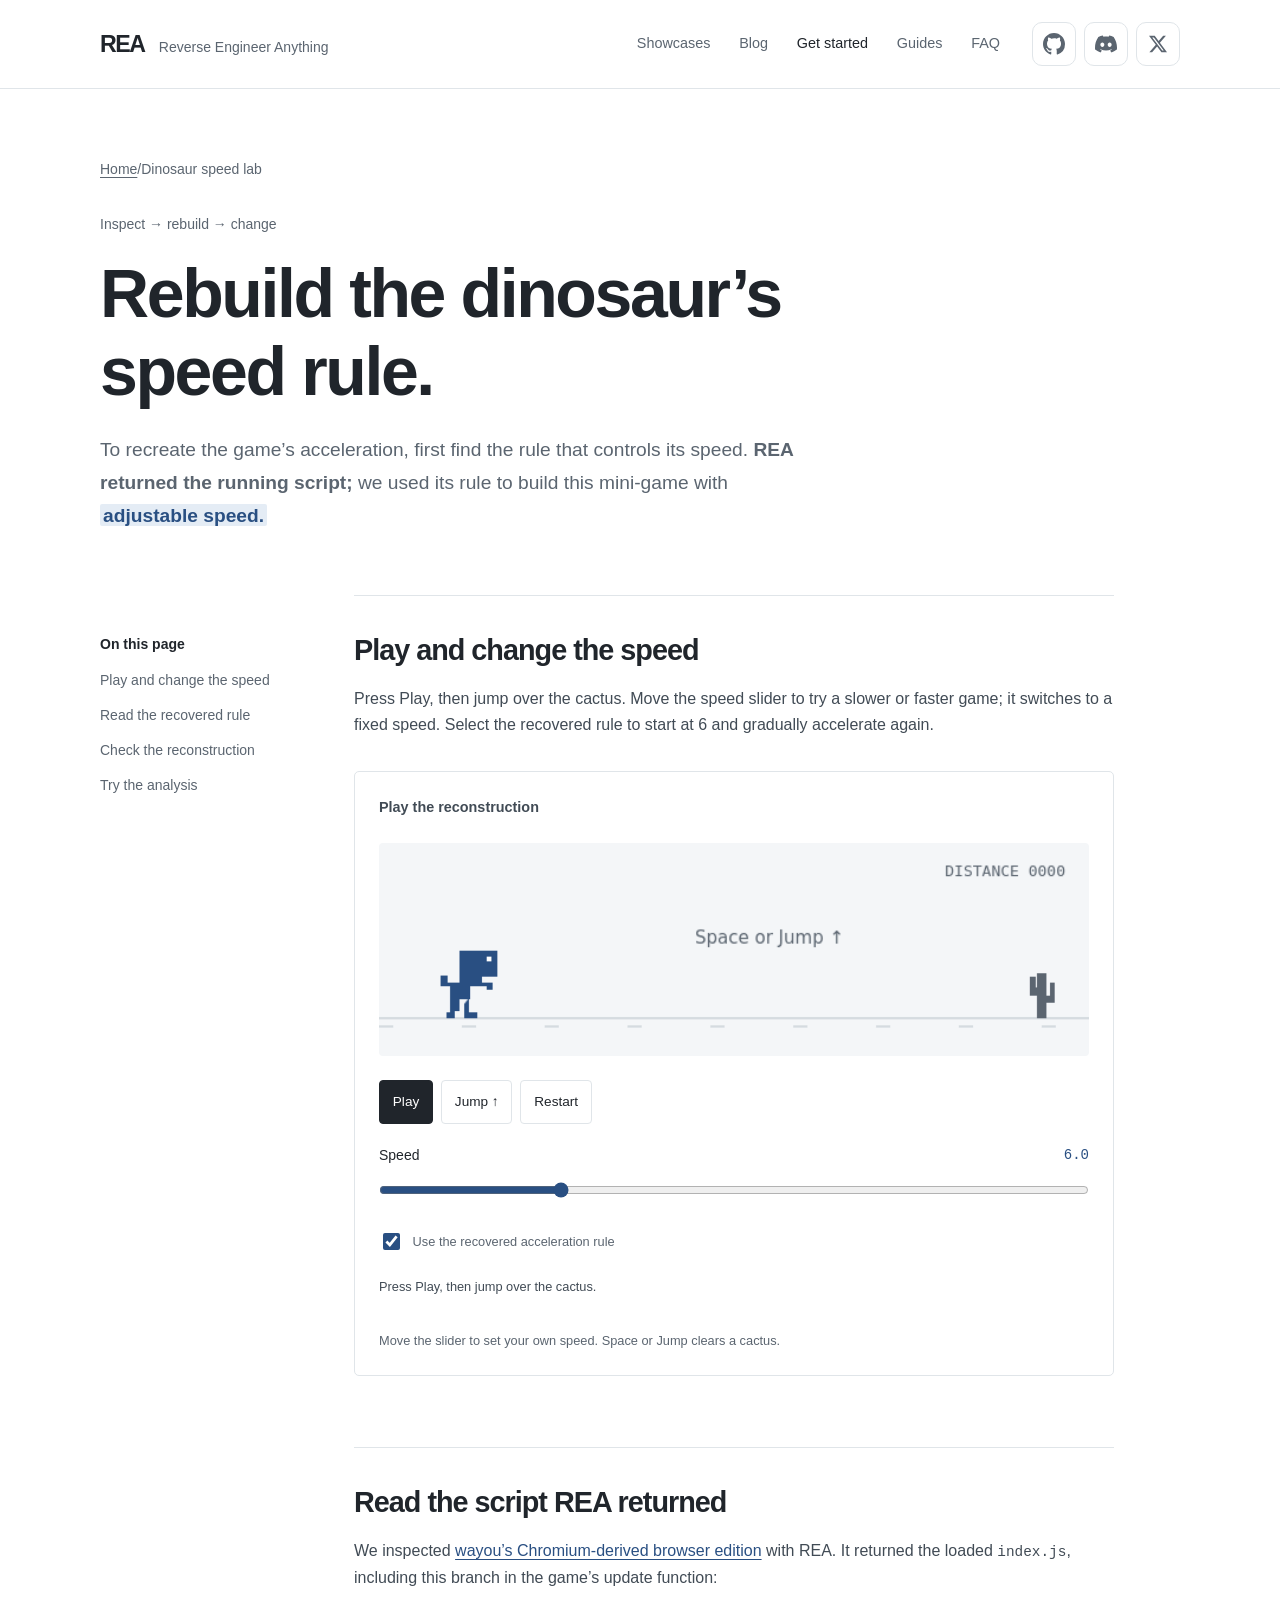
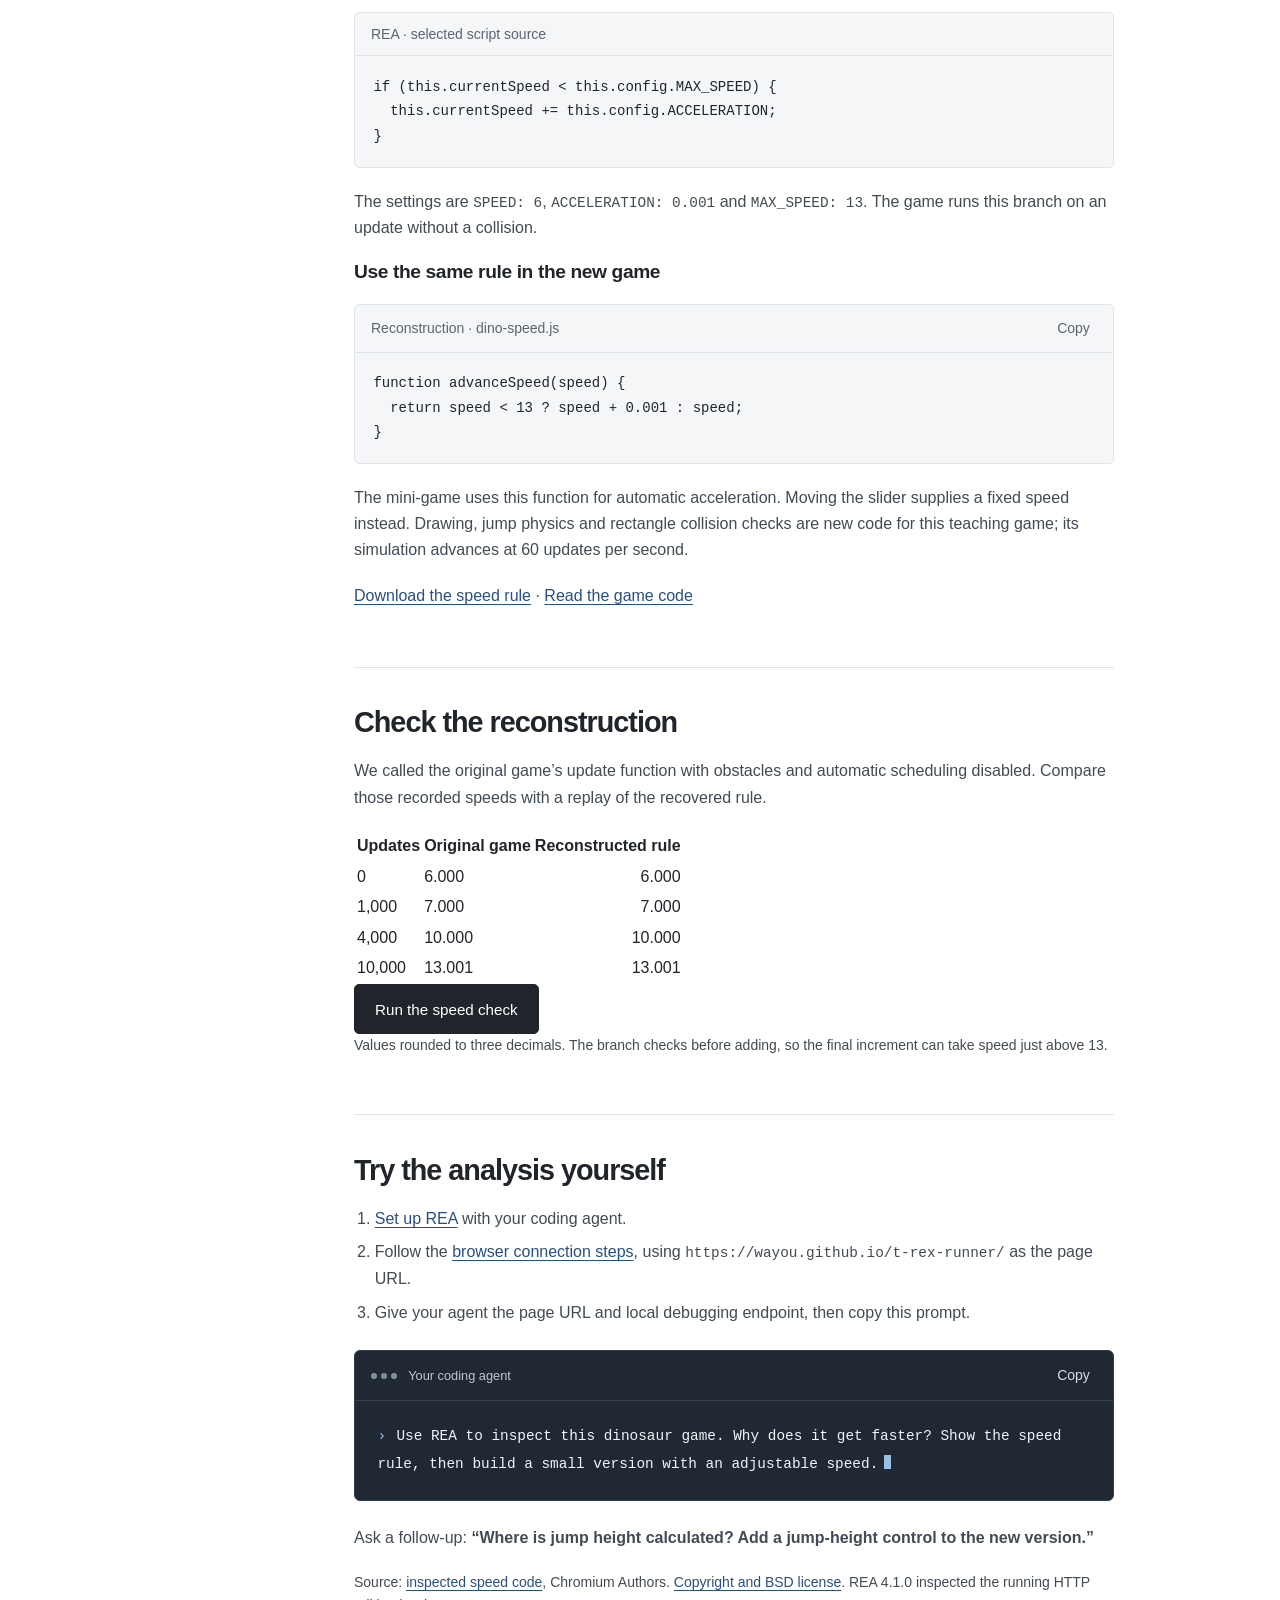
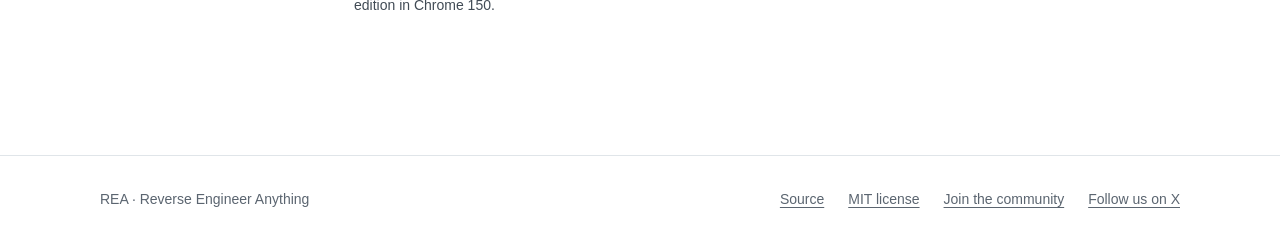
<file: rea-main/website/public/examples/dino-lab/index.html>
<!doctype html>
<html lang="en">
  <head>
    <meta charset="utf-8" />
    <meta name="viewport" content="width=device-width, initial-scale=1" />
    <title>Chrome Dinosaur Game: Rebuild Its Speed Rule — REA</title>
    <meta
      name="description"
      content="Read the dinosaur game’s speed rule with REA, rebuild it, then change the speed and play."
    />
    <!-- website:sharing:start -->
    <!-- prettier-ignore -->
    <link rel="canonical" href="https://rea.tools/examples/dino-lab/" />
    <!-- prettier-ignore -->
    <meta property="og:type" content="website" />
    <!-- prettier-ignore -->
    <meta property="og:site_name" content="REA" />
    <!-- prettier-ignore -->
    <meta property="og:title" content="Chrome Dinosaur Game: Rebuild Its Speed Rule — REA" />
    <!-- prettier-ignore -->
    <meta property="og:description" content="Read the dinosaur game’s speed rule with REA, rebuild it, then change the speed and play." />
    <!-- prettier-ignore -->
    <meta property="og:url" content="https://rea.tools/examples/dino-lab/" />
    <!-- prettier-ignore -->
    <meta property="og:image" content="https://rea.tools/assets/social-card.png" />
    <!-- prettier-ignore -->
    <meta property="og:image:type" content="image/png" />
    <!-- prettier-ignore -->
    <meta property="og:image:width" content="1200" />
    <!-- prettier-ignore -->
    <meta property="og:image:height" content="630" />
    <!-- prettier-ignore -->
    <meta
      property="og:image:alt"
      content="REA — Find out how software works. Reverse engineering with your coding agent."
    />
    <!-- prettier-ignore -->
    <meta name="twitter:card" content="summary_large_image" />
    <!-- prettier-ignore -->
    <meta name="twitter:title" content="Chrome Dinosaur Game: Rebuild Its Speed Rule — REA" />
    <!-- prettier-ignore -->
    <meta name="twitter:description" content="Read the dinosaur game’s speed rule with REA, rebuild it, then change the speed and play." />
    <!-- prettier-ignore -->
    <meta name="twitter:image" content="https://rea.tools/assets/social-card.png" />
    <!-- prettier-ignore -->
    <meta
      name="twitter:image:alt"
      content="REA — Find out how software works. Reverse engineering with your coding agent."
    />
    <!-- website:sharing:end -->
    <meta name="theme-color" content="#ffffff" />
    <link rel="icon" href="../../assets/favicon.svg" type="image/svg+xml" />
    <link rel="stylesheet" href="../../assets/styles.css" />
    <script src="../../assets/main.js" defer></script>
    <script type="module" src="../../assets/dino-demo.js"></script>
  </head>
  <body id="top">
    <a class="skip-link" href="#main">Skip to content</a>
    <!-- website:header:start -->
    <!-- prettier-ignore -->
    <header class="site-header">
      <div class="container header-inner">
        <a class="brand" href="../../" aria-label="REA home"
          ><span class="brand-name">REA</span
          ><span class="brand-caption">Reverse Engineer Anything</span></a
        >
        <nav class="navigation" aria-label="Main navigation">
          <a href="../../showcase/">Showcases</a>
          <a href="../../blog/">Blog</a>
          <a href="../../get-started/" class="nav-start">Get started</a>
          <a href="../../guides/">Guides</a>
          <a href="../../faq/">FAQ</a>
        </nav>
        <div class="header-social">
          <a
            class="nav-github"
            href="https://github.com/morluto/rea"
            aria-label="REA on GitHub"
            title="REA on GitHub"
          >
            <svg
              width="22"
              height="22"
              viewBox="0 0 16 16"
              aria-hidden="true"
              focusable="false"
            >
              <path
                fill="currentColor"
                d="M8 0C3.58 0 0 3.58 0 8c0 3.54 2.29 6.53 5.47 7.59.4.07.55-.17.55-.38 0-.19-.01-.82-.01-1.49-2.01.37-2.53-.49-2.69-.94-.09-.23-.48-.94-.82-1.13-.28-.15-.68-.52-.01-.53.63-.01 1.08.58 1.23.82.72 1.21 1.87.87 2.33.66.07-.52.28-.87.51-1.07-1.78-.2-3.64-.89-3.64-3.95 0-.87.31-1.59.82-2.15-.08-.2-.36-1.02.08-2.12 0 0 .67-.21 2.2.82a7.65 7.65 0 0 1 2-.27c.68 0 1.36.09 2 .27 1.53-1.04 2.2-.82 2.2-.82.44 1.1.16 1.92.08 2.12.51.56.82 1.27.82 2.15 0 3.07-1.87 3.75-3.65 3.95.29.25.54.73.54 1.48 0 1.07-.01 1.93-.01 2.2 0 .21.15.46.55.38A8.01 8.01 0 0 0 16 8c0-4.42-3.58-8-8-8Z"
              />
            </svg>
            <span class="nav-github-count" hidden aria-hidden="true"></span>
          </a>
          <a
            class="nav-discord"
            href="https://discord.gg/GkcryMnJDM"
            aria-label="Join REA on Discord"
            title="Join REA on Discord"
          >
            <svg
              width="22"
              height="22"
              viewBox="0 0 24 24"
              aria-hidden="true"
              focusable="false"
            >
              <path
                fill="currentColor"
                d="M20.317 4.3698a19.7913 19.7913 0 0 0-4.8851-1.5152.0741.0741 0 0 0-.0785.0371c-.211.3753-.4447.8648-.6083 1.2495-1.8447-.2762-3.68-.2762-5.4868 0-.1636-.3933-.4058-.8742-.6177-1.2495a.077.077 0 0 0-.0785-.037 19.7363 19.7363 0 0 0-4.8852 1.515.0699.0699 0 0 0-.0321.0277C.5334 9.0458-.319 13.5799.0992 18.0578a.0824.0824 0 0 0 .0312.0561c2.0528 1.5076 4.0413 2.4228 5.9929 3.0294a.0777.0777 0 0 0 .0842-.0276c.4616-.6304.8731-1.2952 1.226-1.9942a.076.076 0 0 0-.0416-.1057c-.6528-.2476-1.2743-.5495-1.8722-.8923a.077.077 0 0 1-.0076-.1277c.1258-.0943.2517-.1923.3718-.2914a.0743.0743 0 0 1 .0776-.0105c3.9278 1.7933 8.18 1.7933 12.0614 0a.0739.0739 0 0 1 .0785.0095c.1202.099.246.1981.3728.2924a.077.077 0 0 1-.0066.1276 12.2986 12.2986 0 0 1-1.873.8914.0766.0766 0 0 0-.0407.1067c.3604.698.7719 1.3628 1.225 1.9932a.076.076 0 0 0 .0842.0286c1.961-.6067 3.9495-1.5219 6.0023-3.0294a.077.077 0 0 0 .0313-.0552c.5004-5.177-.8382-9.6739-3.5485-13.6604a.061.061 0 0 0-.0312-.0286ZM8.02 15.3312c-1.1825 0-2.1569-1.0857-2.1569-2.419 0-1.3332.9555-2.4189 2.157-2.4189 1.2108 0 2.1757 1.0952 2.1568 2.419 0 1.3332-.9555 2.4189-2.1569 2.4189Zm7.9748 0c-1.1825 0-2.1569-1.0857-2.1569-2.419 0-1.3332.9554-2.4189 2.1569-2.4189 1.2108 0 2.1757 1.0952 2.1568 2.419 0 1.3332-.946 2.4189-2.1568 2.4189Z"
              />
            </svg>
          </a>
          <a
            class="nav-x"
            href="https://x.com/reatools"
            aria-label="Follow REA on X"
            title="Follow REA on X"
          >
            <svg
              width="18"
              height="18"
              viewBox="0 0 24 24"
              aria-hidden="true"
              focusable="false"
            >
              <path
                fill="currentColor"
                d="M18.901 1.153h3.68l-8.04 9.19L24 22.846h-7.406l-5.8-7.584-6.638 7.584H.474l8.6-9.83L0 1.154h7.594l5.243 6.932ZM17.61 20.644h2.039L6.486 3.24H4.298Z"
              />
            </svg>
          </a>
        </div>
      </div>
    </header>
    <!-- website:header:end -->
    <main id="main" class="container">
      <div class="page-heading">
        <p class="breadcrumb">
          <a href="../../">Home</a><span>/</span>Dinosaur speed lab
        </p>
        <p class="eyebrow">Inspect → rebuild → change</p>
        <h1>Rebuild the dinosaur’s speed rule.</h1>
        <p class="lede">
          To recreate the game’s acceleration, first find the rule that controls
          its speed. <strong>REA returned the running script;</strong>
          we used its rule to build this mini-game with
          <mark class="prose-highlight">adjustable speed.</mark>
        </p>
      </div>
      <div class="article-layout">
        <nav class="contents" aria-label="On this page">
          <p>On this page</p>
          <ul>
            <li><a href="#play">Play and change the speed</a></li>
            <li><a href="#rule">Read the recovered rule</a></li>
            <li><a href="#check">Check the reconstruction</a></li>
            <li><a href="#inspect">Try the analysis</a></li>
          </ul>
        </nav>
        <article class="article" aria-label="Dinosaur speed reconstruction">
          <section class="article-section" id="play">
            <h2>Play and change the speed</h2>
            <p>
              Press Play, then jump over the cactus. Move the speed slider to
              try a slower or faster game; it switches to a fixed speed. Select
              the recovered rule to start at 6 and gradually accelerate again.
            </p>
            <figure class="dino-demo dino-lab-demo" data-dino-demo>
              <p class="figure-title">Play the reconstruction</p>
              <div class="dino-stage">
                <svg
                  class="dino-fallback"
                  viewBox="0 0 600 180"
                  role="img"
                  aria-label="A small dinosaur running toward a cactus. Recovered speed: starts at 6, increases by 0.001 per update while below 13."
                >
                  <path
                    d="M0 150H600 M55 113v-30h17V65h27v24H85v17H72v16H62v13h-7v-22m-5-8v-8h-8v-9h-6v22h19m14 15v15h8v-7h-4v-8 M420 150v-48h10v48m-10-15h-12v-22h7v15h5m10-4h12v-22h-7v15h-5"
                    fill="currentColor"
                  />
                  <text
                    x="300"
                    y="65"
                    text-anchor="middle"
                    fill="currentColor"
                    font-size="18"
                  >
                    6 → 10 → 13
                  </text>
                </svg>
                <canvas
                  width="600"
                  height="180"
                  tabindex="0"
                  aria-label="Dinosaur mini-game. Use the Jump button or press Space while the game is focused."
                  hidden
                ></canvas>
              </div>
              <div class="dino-controls" hidden>
                <div class="dino-buttons">
                  <button class="button" type="button" data-dino-start>
                    Play
                  </button>
                  <button type="button" data-dino-jump>Jump ↑</button>
                  <button type="button" data-dino-reset>Restart</button>
                </div>
                <label class="dino-speed-label"
                  >Speed <output data-dino-speed>6.0</output
                  ><input
                    type="range"
                    min="2"
                    max="18"
                    step="0.1"
                    value="6"
                    data-dino-slider
                /></label>
                <label class="dino-auto-label"
                  ><input type="checkbox" data-dino-auto checked /> Use the
                  recovered acceleration rule</label
                >
              </div>
              <p class="dino-status" data-dino-status role="status">
                Original rule: start at 6, then increase toward 13.
              </p>
              <figcaption>
                Move the slider to set your own speed. Space or Jump clears a
                cactus.
              </figcaption>
              <noscript
                ><p class="caption">
                  Enable JavaScript to play the reconstruction. The code and
                  explanation above remain readable.
                </p></noscript
              >
            </figure>
          </section>
          <section class="article-section" id="rule">
            <h2>Read the script REA returned</h2>
            <p>
              We inspected
              <a href="https://wayou.github.io/t-rex-runner/"
                >wayou’s Chromium-derived browser edition</a
              >
              with REA. It returned the loaded <code>index.js</code>, including
              this branch in the game’s update function:
            </p>
            <div class="code-block">
              <div class="code-header">
                <span>REA · selected script source</span>
              </div>
              <pre><code>if (this.currentSpeed &lt; this.config.MAX_SPEED) {
  this.currentSpeed += this.config.ACCELERATION;
}</code></pre>
            </div>
            <p>
              The settings are <code>SPEED: 6</code>,
              <code>ACCELERATION: 0.001</code> and <code>MAX_SPEED: 13</code>.
              The game runs this branch on an update without a collision.
            </p>
            <h3>Use the same rule in the new game</h3>
            <div class="code-block">
              <div class="code-header">
                <span>Reconstruction · dino-speed.js</span
                ><button
                  class="copy-button"
                  type="button"
                  data-copy="lab-speed-rule"
                  aria-label="Copy reconstructed speed rule"
                >
                  Copy
                </button>
              </div>
              <pre><code id="lab-speed-rule">function advanceSpeed(speed) {
  return speed &lt; 13 ? speed + 0.001 : speed;
}</code></pre>
            </div>
            <p>
              The mini-game uses this function for automatic acceleration.
              Moving the slider supplies a fixed speed instead. Drawing, jump
              physics and rectangle collision checks are new code for this
              teaching game; its simulation advances at 60 updates per second.
            </p>
            <p>
              <a href="../../assets/dino-speed.js" download
                >Download the speed rule</a
              >
              · <a href="../../assets/dino-demo.js">Read the game code</a>
            </p>
          </section>
          <section class="article-section" id="check">
            <h2>Check the reconstruction</h2>
            <p>
              We called the original game’s update function with obstacles and
              automatic scheduling disabled. Compare those recorded speeds with
              a replay of the recovered rule.
            </p>
            <div class="table-scroll">
              <table class="speed-check-table">
                <thead>
                  <tr>
                    <th>Updates</th>
                    <th>Original game</th>
                    <th>Reconstructed rule</th>
                  </tr>
                </thead>
                <tbody>
                  <tr>
                    <td>0</td>
                    <td>6.000</td>
                    <td data-speed-updates="0">6.000</td>
                  </tr>
                  <tr>
                    <td>1,000</td>
                    <td>7.000</td>
                    <td data-speed-updates="1000">7.000</td>
                  </tr>
                  <tr>
                    <td>4,000</td>
                    <td>10.000</td>
                    <td data-speed-updates="4000">10.000</td>
                  </tr>
                  <tr>
                    <td>10,000</td>
                    <td>13.001</td>
                    <td data-speed-updates="10000">13.001</td>
                  </tr>
                </tbody>
              </table>
            </div>
            <button class="button" type="button" data-speed-check hidden>
              Run the speed check
            </button>
            <p class="caption" data-speed-check-status role="status">
              Values rounded to three decimals. The branch checks before adding,
              so the final increment can take speed just above 13.
            </p>
          </section>
          <section class="article-section" id="inspect">
            <h2>Try the analysis yourself</h2>
            <ol>
              <li>
                <a href="../../get-started/">Set up REA</a> with your coding
                agent.
              </li>
              <li>
                Follow the
                <a href="../../guides/browser/#prepare"
                  >browser connection steps</a
                >, using <code>https://wayou.github.io/t-rex-runner/</code> as
                the page URL.
              </li>
              <li>
                Give your agent the page URL and local debugging endpoint, then
                copy this prompt.
              </li>
            </ol>
            <div class="agent-terminal">
              <div class="terminal-header">
                <span class="terminal-title"
                  ><span class="terminal-dots" aria-hidden="true"
                    ><i></i><i></i><i></i></span
                  >Your coding agent</span
                ><button
                  class="copy-button"
                  type="button"
                  data-copy="lab-analysis-prompt"
                  aria-label="Copy dinosaur analysis prompt"
                >
                  Copy
                </button>
              </div>
              <p class="terminal-prompt">
                <span class="prompt-symbol" aria-hidden="true">›</span
                ><span id="lab-analysis-prompt"
                  >Use REA to inspect this dinosaur game. Why does it get
                  faster? Show the speed rule, then build a small version with
                  an adjustable speed.</span
                ><span class="terminal-cursor" aria-hidden="true"></span>
              </p>
            </div>
            <p>
              Ask a follow-up:
              <strong
                >“Where is jump height calculated? Add a jump-height control to
                the new version.”</strong
              >
            </p>
            <p class="caption">
              Source:
              <a
                href="https://github.com/wayou/t-rex-runner/blob/5455bfa408ec6b707c7300ff194b7390733a766d/index.js#L565-L571"
                >inspected speed code</a
              >, Chromium Authors.
              <a href="../../assets/licenses/dinosaur.txt"
                >Copyright and BSD license</a
              >. REA 4.1.0 inspected the running HTTP edition in Chrome 150.
            </p>
          </section>
        </article>
      </div>
    </main>
    <!-- website:footer:start -->
    <!-- prettier-ignore -->
    <footer class="site-footer">
      <div class="container footer-inner">
        <p>REA · Reverse Engineer Anything</p>
        <div class="footer-links">
          <a href="https://github.com/morluto/rea">Source</a
          ><a href="https://github.com/morluto/rea/blob/main/LICENSE">MIT license</a
          ><a href="https://discord.gg/GkcryMnJDM">Join the community</a
          ><a href="https://x.com/reatools">Follow us on X</a>
        </div>
      </div>
    </footer>
    <p class="sr-only" id="copy-status" role="status" aria-live="polite"></p>
    <a class="back-to-top" href="#top" aria-label="Back to top">
      <span aria-hidden="true">↑</span> Top
    </a>
    <!-- website:footer:end -->
  </body>
</html>
</file>
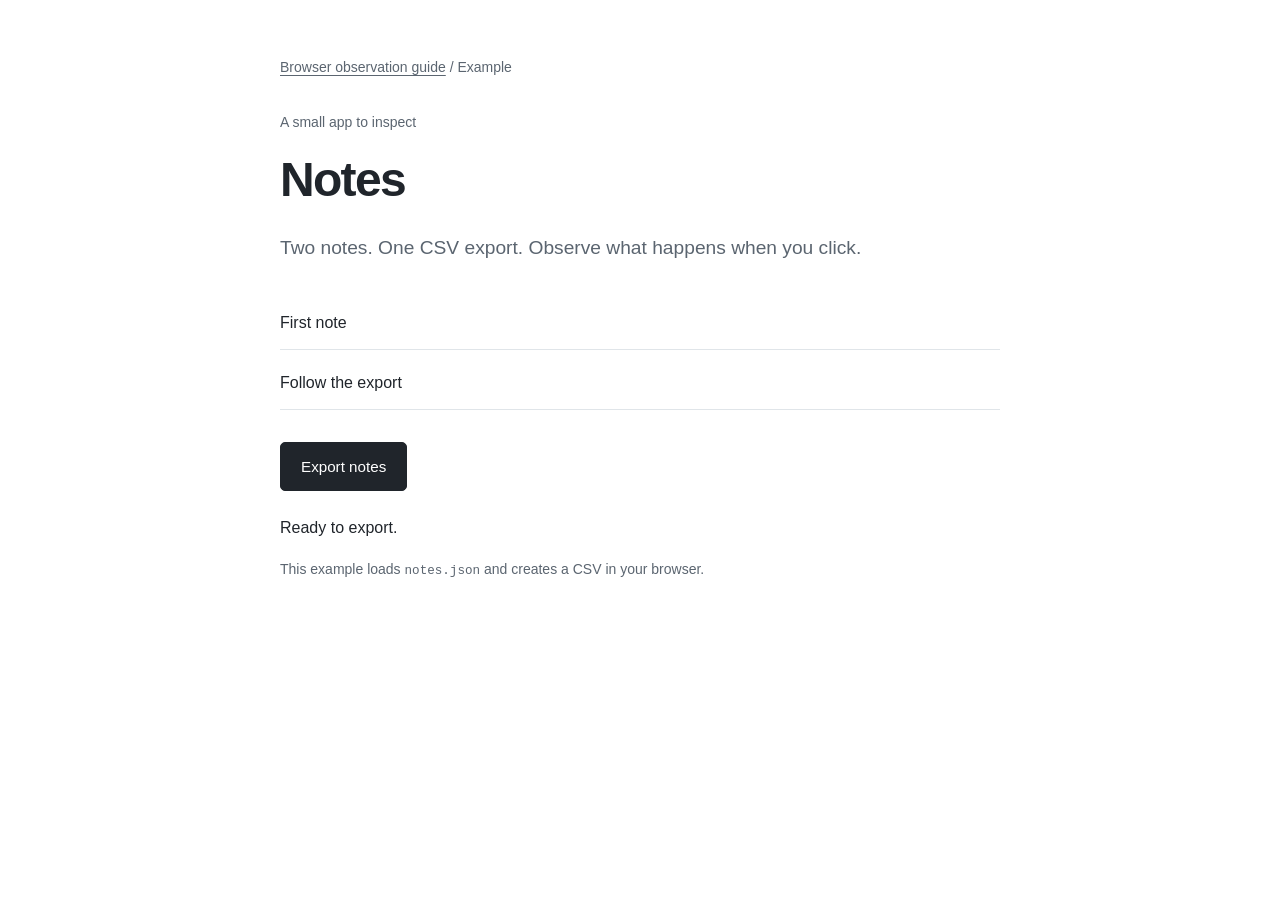
<file: rea-main/website/public/examples/notes-web/index.html>
<!doctype html>
<html lang="en">
  <head>
    <meta charset="utf-8" />
    <meta name="viewport" content="width=device-width, initial-scale=1" />
    <meta name="robots" content="noindex" />
    <meta
      name="description"
      content="A small Notes app for the REA browser and network analysis guide."
    />
    <title>Notes — REA browser example</title>
    <link rel="icon" href="../../assets/favicon.svg" type="image/svg+xml" />
    <link rel="stylesheet" href="../../assets/styles.css" />
    <script src="export.js" defer></script>
    <script src="../../assets/main.js" defer></script>
  </head>
  <body id="top">
    <main class="container example-app">
      <p class="breadcrumb">
        <a href="../../guides/browser/">Browser observation guide</a> / Example
      </p>
      <p class="eyebrow">A small app to inspect</p>
      <h1>Notes</h1>
      <p class="lede">
        Two notes. One CSV export. Observe what happens when you click.
      </p>
      <ul class="example-notes">
        <li>First note</li>
        <li>Follow the export</li>
      </ul>
      <button class="button" type="button" id="export">Export notes</button>
      <p class="example-status" id="status" role="status" aria-live="polite">
        Ready to export.
      </p>
      <p class="caption">
        This example loads <code>notes.json</code> and creates a CSV in your
        browser.
      </p>
    </main>
    <a class="back-to-top" href="#top" aria-label="Back to top">
      <span aria-hidden="true">↑</span> Top
    </a>
  </body>
</html>
</file>
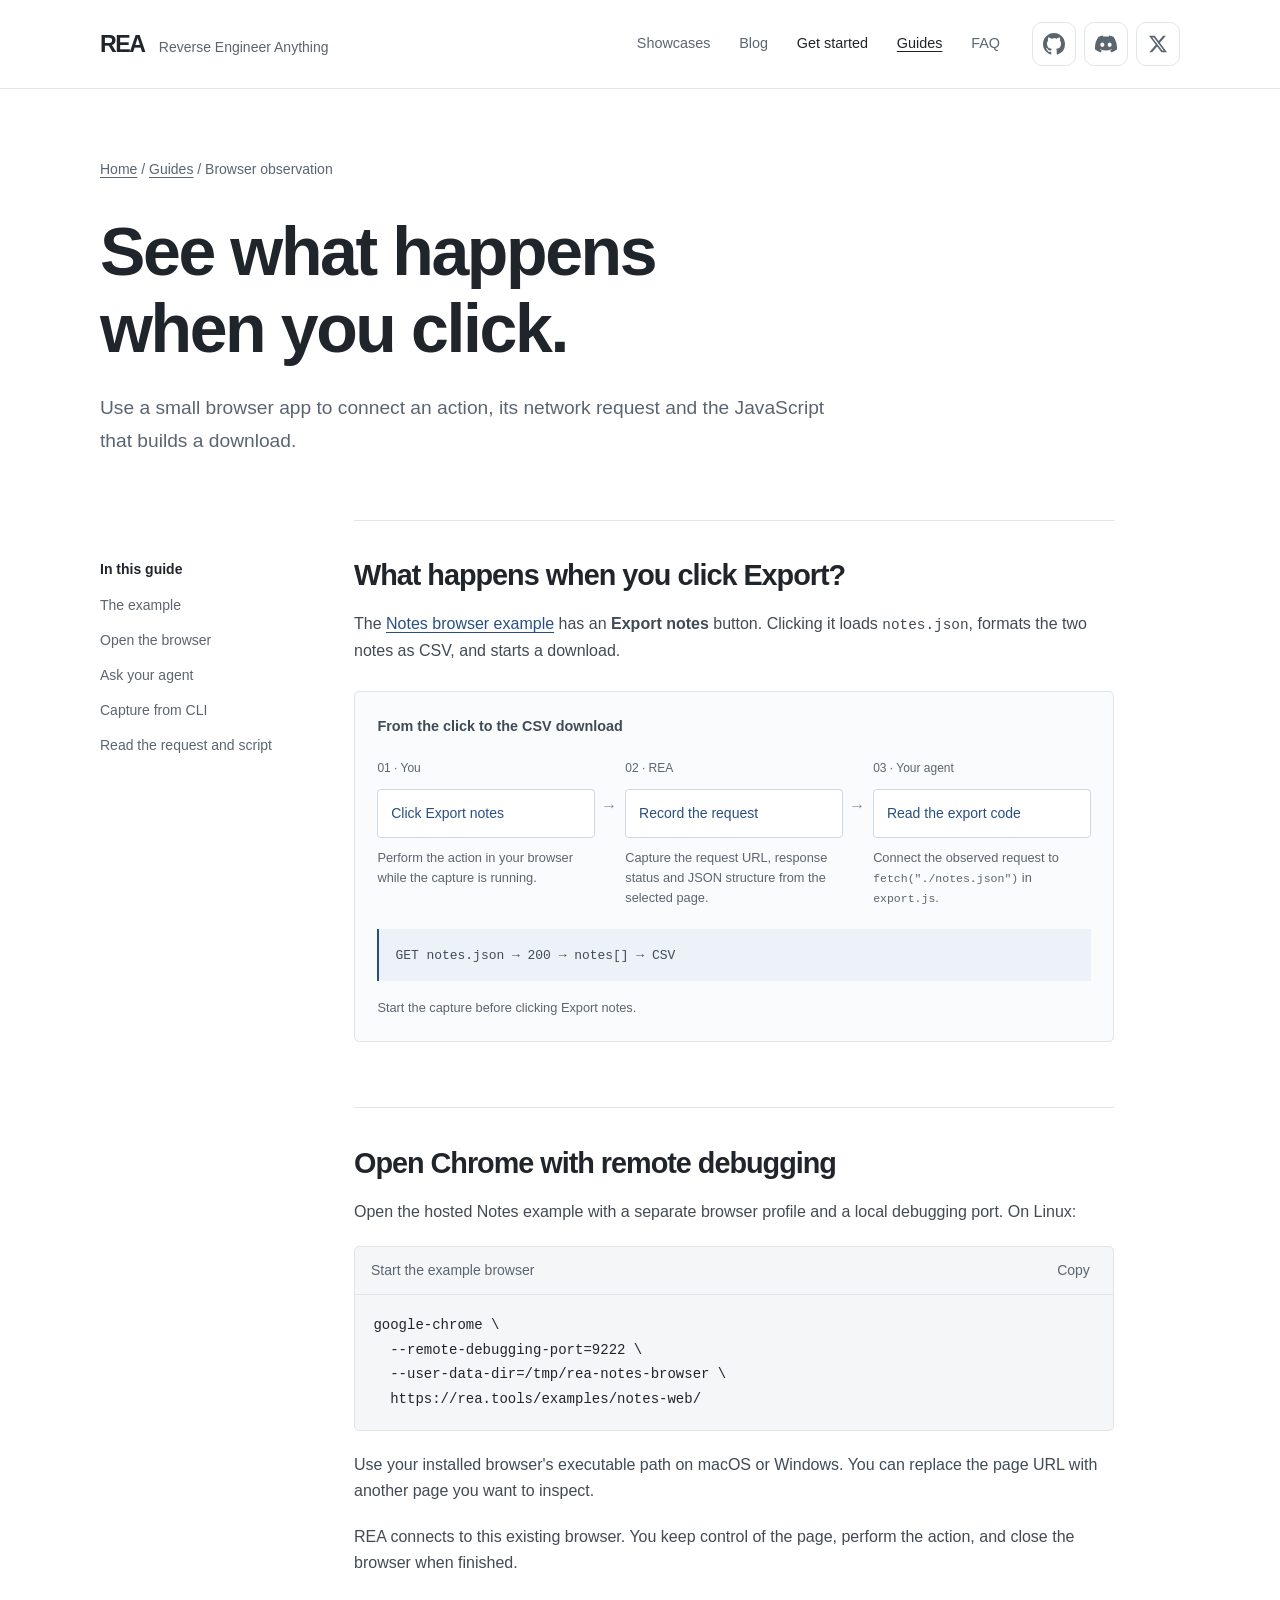
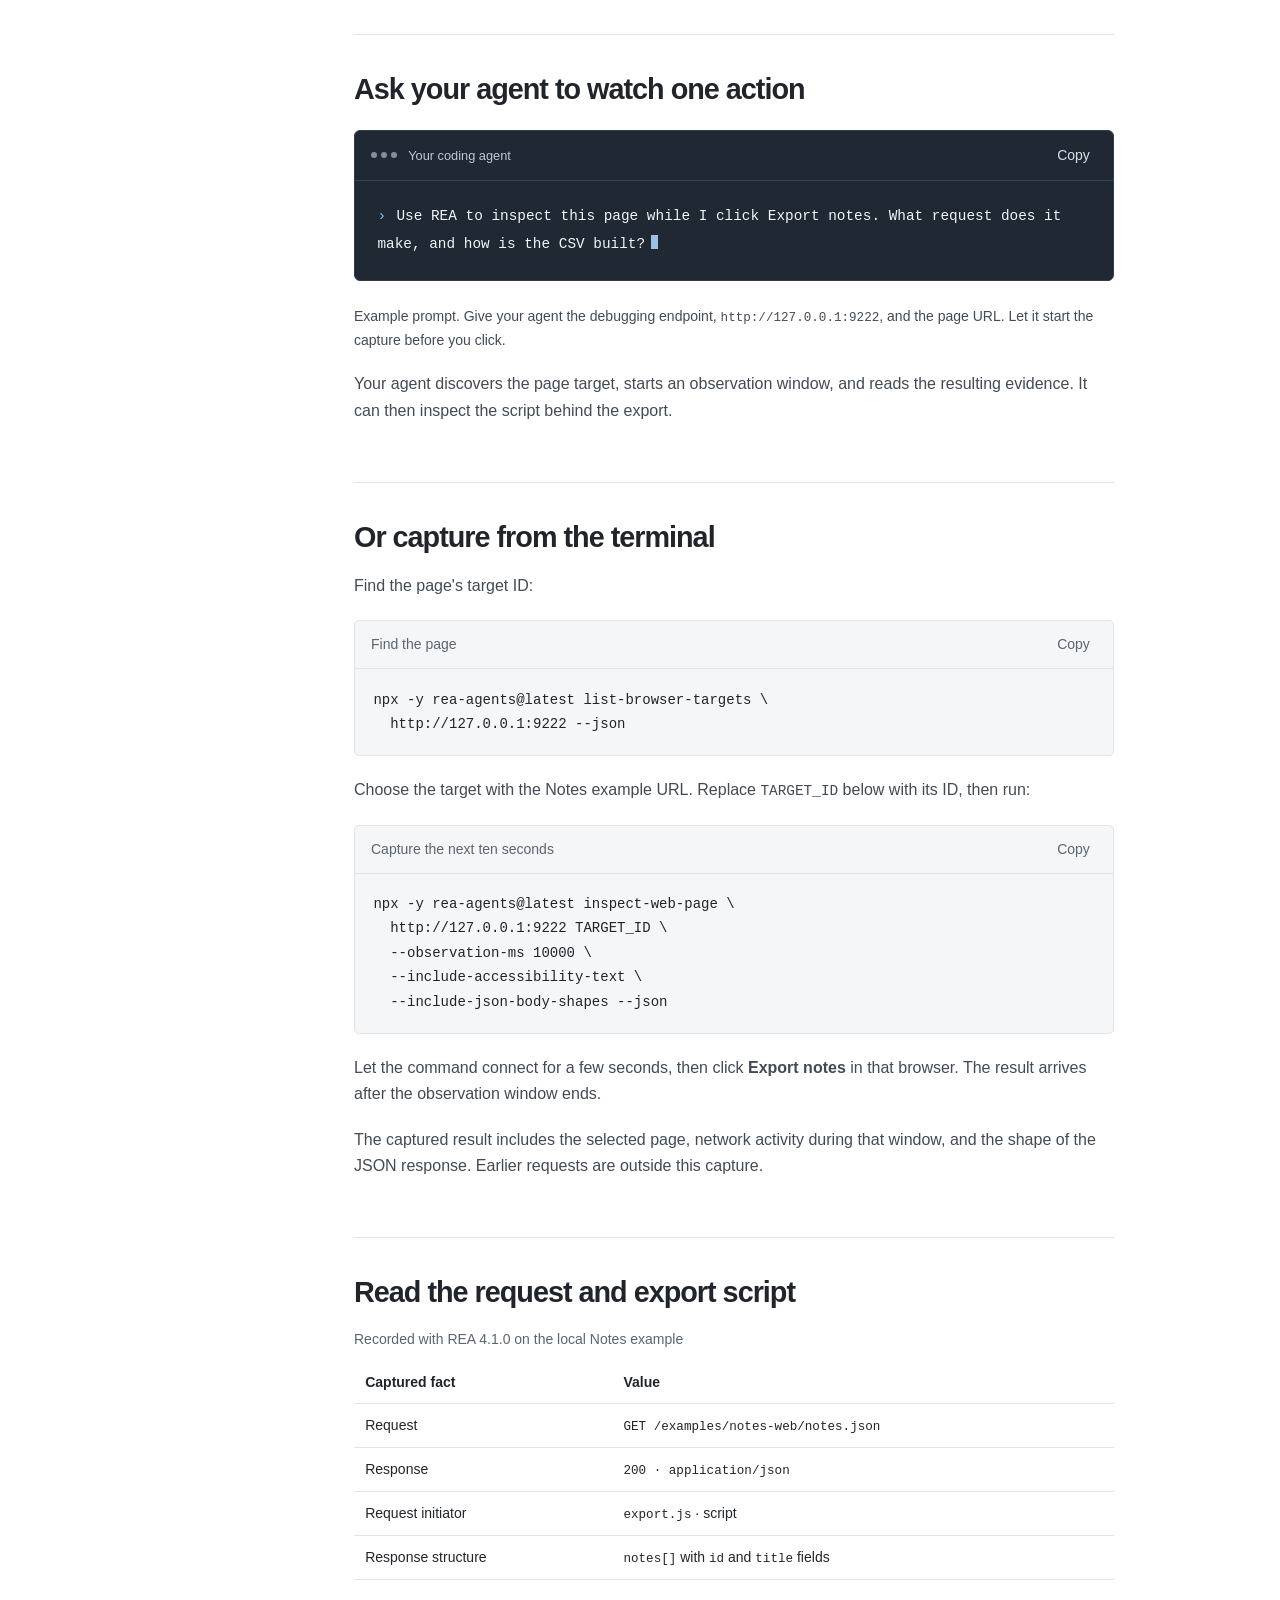
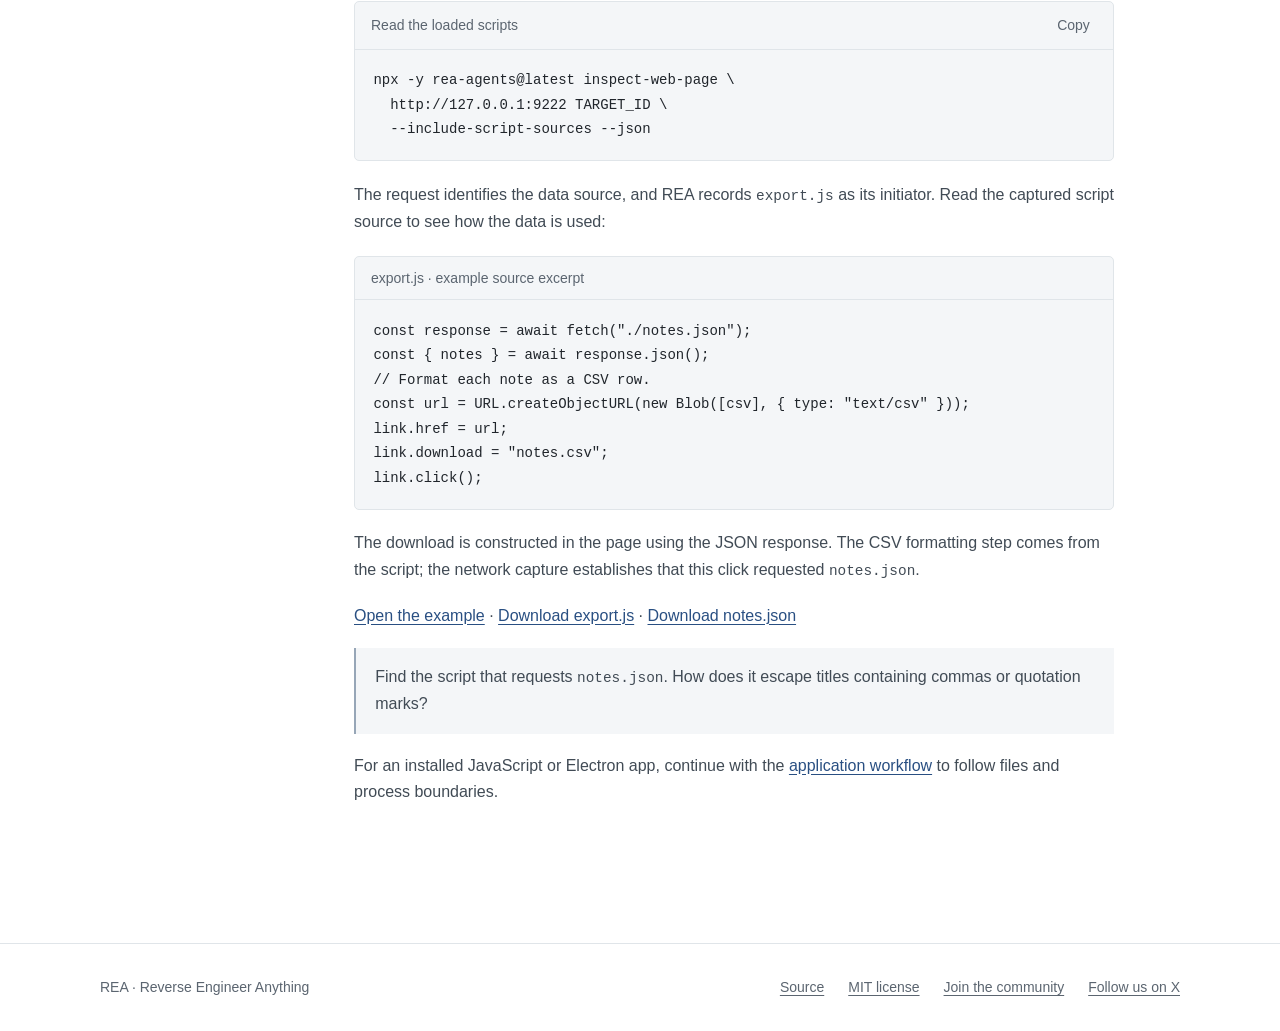
<file: rea-main/website/public/guides/browser/index.html>
<!doctype html>
<html lang="en">
  <head>
    <meta charset="utf-8" />
    <meta name="viewport" content="width=device-width, initial-scale=1" />
    <title>Browser and Network Analysis — REA</title>
    <meta
      name="description"
      content="Observe a Notes export with REA: select a browser page, capture a click, inspect the request and follow the export script."
    />
    <!-- website:sharing:start -->
    <!-- prettier-ignore -->
    <link rel="canonical" href="https://rea.tools/guides/browser/" />
    <!-- prettier-ignore -->
    <meta property="og:type" content="website" />
    <!-- prettier-ignore -->
    <meta property="og:site_name" content="REA" />
    <!-- prettier-ignore -->
    <meta property="og:title" content="Browser and Network Analysis — REA" />
    <!-- prettier-ignore -->
    <meta property="og:description" content="Observe a Notes export with REA: select a browser page, capture a click, inspect the request and follow the export script." />
    <!-- prettier-ignore -->
    <meta property="og:url" content="https://rea.tools/guides/browser/" />
    <!-- prettier-ignore -->
    <meta property="og:image" content="https://rea.tools/assets/social-card.png" />
    <!-- prettier-ignore -->
    <meta property="og:image:type" content="image/png" />
    <!-- prettier-ignore -->
    <meta property="og:image:width" content="1200" />
    <!-- prettier-ignore -->
    <meta property="og:image:height" content="630" />
    <!-- prettier-ignore -->
    <meta
      property="og:image:alt"
      content="REA — Find out how software works. Reverse engineering with your coding agent."
    />
    <!-- prettier-ignore -->
    <meta name="twitter:card" content="summary_large_image" />
    <!-- prettier-ignore -->
    <meta name="twitter:title" content="Browser and Network Analysis — REA" />
    <!-- prettier-ignore -->
    <meta name="twitter:description" content="Observe a Notes export with REA: select a browser page, capture a click, inspect the request and follow the export script." />
    <!-- prettier-ignore -->
    <meta name="twitter:image" content="https://rea.tools/assets/social-card.png" />
    <!-- prettier-ignore -->
    <meta
      name="twitter:image:alt"
      content="REA — Find out how software works. Reverse engineering with your coding agent."
    />
    <!-- website:sharing:end -->
    <meta name="theme-color" content="#ffffff" />
    <link rel="icon" href="../../assets/favicon.svg" type="image/svg+xml" />
    <link rel="stylesheet" href="../../assets/styles.css" />
    <script src="../../assets/main.js" defer></script>
  </head>
  <body id="top">
    <a class="skip-link" href="#main">Skip to content</a>
    <!-- website:header:start -->
    <!-- prettier-ignore -->
    <header class="site-header">
      <div class="container header-inner">
        <a class="brand" href="../../" aria-label="REA home"
          ><span class="brand-name">REA</span
          ><span class="brand-caption">Reverse Engineer Anything</span></a
        >
        <nav class="navigation" aria-label="Main navigation">
          <a href="../../showcase/">Showcases</a>
          <a href="../../blog/">Blog</a>
          <a href="../../get-started/" class="nav-start">Get started</a>
          <a href="../../guides/" aria-current="page">Guides</a>
          <a href="../../faq/">FAQ</a>
        </nav>
        <div class="header-social">
          <a
            class="nav-github"
            href="https://github.com/morluto/rea"
            aria-label="REA on GitHub"
            title="REA on GitHub"
          >
            <svg
              width="22"
              height="22"
              viewBox="0 0 16 16"
              aria-hidden="true"
              focusable="false"
            >
              <path
                fill="currentColor"
                d="M8 0C3.58 0 0 3.58 0 8c0 3.54 2.29 6.53 5.47 7.59.4.07.55-.17.55-.38 0-.19-.01-.82-.01-1.49-2.01.37-2.53-.49-2.69-.94-.09-.23-.48-.94-.82-1.13-.28-.15-.68-.52-.01-.53.63-.01 1.08.58 1.23.82.72 1.21 1.87.87 2.33.66.07-.52.28-.87.51-1.07-1.78-.2-3.64-.89-3.64-3.95 0-.87.31-1.59.82-2.15-.08-.2-.36-1.02.08-2.12 0 0 .67-.21 2.2.82a7.65 7.65 0 0 1 2-.27c.68 0 1.36.09 2 .27 1.53-1.04 2.2-.82 2.2-.82.44 1.1.16 1.92.08 2.12.51.56.82 1.27.82 2.15 0 3.07-1.87 3.75-3.65 3.95.29.25.54.73.54 1.48 0 1.07-.01 1.93-.01 2.2 0 .21.15.46.55.38A8.01 8.01 0 0 0 16 8c0-4.42-3.58-8-8-8Z"
              />
            </svg>
            <span class="nav-github-count" hidden aria-hidden="true"></span>
          </a>
          <a
            class="nav-discord"
            href="https://discord.gg/GkcryMnJDM"
            aria-label="Join REA on Discord"
            title="Join REA on Discord"
          >
            <svg
              width="22"
              height="22"
              viewBox="0 0 24 24"
              aria-hidden="true"
              focusable="false"
            >
              <path
                fill="currentColor"
                d="M20.317 4.3698a19.7913 19.7913 0 0 0-4.8851-1.5152.0741.0741 0 0 0-.0785.0371c-.211.3753-.4447.8648-.6083 1.2495-1.8447-.2762-3.68-.2762-5.4868 0-.1636-.3933-.4058-.8742-.6177-1.2495a.077.077 0 0 0-.0785-.037 19.7363 19.7363 0 0 0-4.8852 1.515.0699.0699 0 0 0-.0321.0277C.5334 9.0458-.319 13.5799.0992 18.0578a.0824.0824 0 0 0 .0312.0561c2.0528 1.5076 4.0413 2.4228 5.9929 3.0294a.0777.0777 0 0 0 .0842-.0276c.4616-.6304.8731-1.2952 1.226-1.9942a.076.076 0 0 0-.0416-.1057c-.6528-.2476-1.2743-.5495-1.8722-.8923a.077.077 0 0 1-.0076-.1277c.1258-.0943.2517-.1923.3718-.2914a.0743.0743 0 0 1 .0776-.0105c3.9278 1.7933 8.18 1.7933 12.0614 0a.0739.0739 0 0 1 .0785.0095c.1202.099.246.1981.3728.2924a.077.077 0 0 1-.0066.1276 12.2986 12.2986 0 0 1-1.873.8914.0766.0766 0 0 0-.0407.1067c.3604.698.7719 1.3628 1.225 1.9932a.076.076 0 0 0 .0842.0286c1.961-.6067 3.9495-1.5219 6.0023-3.0294a.077.077 0 0 0 .0313-.0552c.5004-5.177-.8382-9.6739-3.5485-13.6604a.061.061 0 0 0-.0312-.0286ZM8.02 15.3312c-1.1825 0-2.1569-1.0857-2.1569-2.419 0-1.3332.9555-2.4189 2.157-2.4189 1.2108 0 2.1757 1.0952 2.1568 2.419 0 1.3332-.9555 2.4189-2.1569 2.4189Zm7.9748 0c-1.1825 0-2.1569-1.0857-2.1569-2.419 0-1.3332.9554-2.4189 2.1569-2.4189 1.2108 0 2.1757 1.0952 2.1568 2.419 0 1.3332-.946 2.4189-2.1568 2.4189Z"
              />
            </svg>
          </a>
          <a
            class="nav-x"
            href="https://x.com/reatools"
            aria-label="Follow REA on X"
            title="Follow REA on X"
          >
            <svg
              width="18"
              height="18"
              viewBox="0 0 24 24"
              aria-hidden="true"
              focusable="false"
            >
              <path
                fill="currentColor"
                d="M18.901 1.153h3.68l-8.04 9.19L24 22.846h-7.406l-5.8-7.584-6.638 7.584H.474l8.6-9.83L0 1.154h7.594l5.243 6.932ZM17.61 20.644h2.039L6.486 3.24H4.298Z"
              />
            </svg>
          </a>
        </div>
      </div>
    </header>
    <!-- website:header:end -->
    <main id="main" class="container">
      <div class="page-heading">
        <p class="breadcrumb">
          <a href="../../">Home</a> / <a href="../">Guides</a> / Browser
          observation
        </p>
        <h1>See what happens<br />when you click.</h1>
        <p class="lede">
          Use a small browser app to connect an action, its network request and
          the JavaScript that builds a download.
        </p>
      </div>
      <div class="article-layout">
        <nav class="contents" aria-label="On this page">
          <p>In this guide</p>
          <ul>
            <li><a href="#example">The example</a></li>
            <li><a href="#prepare">Open the browser</a></li>
            <li><a href="#ask">Ask your agent</a></li>
            <li><a href="#capture">Capture from CLI</a></li>
            <li><a href="#result">Read the request and script</a></li>
          </ul>
        </nav>
        <article class="article" aria-label="Browser observation">
          <section class="article-section" id="example">
            <h2>What happens when you click Export?</h2>
            <p>
              The
              <a href="../../examples/notes-web/">Notes browser example</a> has
              an <strong>Export notes</strong> button. Clicking it loads
              <code>notes.json</code>, formats the two notes as CSV, and starts
              a download.
            </p>
            <figure class="workflow-figure">
              <p class="figure-title">From the click to the CSV download</p>
              <ol class="flow-steps">
                <li>
                  <span class="flow-label">01 · You</span
                  ><span class="flow-node">Click Export notes</span
                  ><span class="flow-note"
                    >Perform the action in your browser while the capture is
                    running.</span
                  >
                </li>
                <li>
                  <span class="flow-label">02 · REA</span
                  ><span class="flow-node">Record the request</span
                  ><span class="flow-note"
                    >Capture the request URL, response status and JSON structure
                    from the selected page.</span
                  >
                </li>
                <li>
                  <span class="flow-label">03 · Your agent</span
                  ><span class="flow-node">Read the export code</span
                  ><span class="flow-note"
                    >Connect the observed request to
                    <code>fetch("./notes.json")</code> in
                    <code>export.js</code>.</span
                  >
                </li>
              </ol>
              <p class="flow-result">
                <code>GET notes.json → 200 → notes[] → CSV</code>
              </p>
              <figcaption>
                Start the capture before clicking Export notes.
              </figcaption>
            </figure>
          </section>
          <section class="article-section" id="prepare">
            <h2>Open Chrome with remote debugging</h2>
            <p>
              Open the hosted Notes example with a separate browser profile and
              a local debugging port. On Linux:
            </p>
            <div class="code-block">
              <div class="code-header">
                <span>Start the example browser</span
                ><button
                  class="copy-button"
                  type="button"
                  data-copy="browser-start"
                  aria-label="Copy start the example browser"
                >
                  Copy
                </button>
              </div>
              <pre><code id="browser-start">google-chrome \
  --remote-debugging-port=9222 \
  --user-data-dir=/tmp/rea-notes-browser \
  https://rea.tools/examples/notes-web/</code></pre>
            </div>
            <p>
              Use your installed browser's executable path on macOS or Windows.
              You can replace the page URL with another page you want to
              inspect.
            </p>
            <p>
              REA connects to this existing browser. You keep control of the
              page, perform the action, and close the browser when finished.
            </p>
          </section>
          <section class="article-section" id="ask">
            <h2>Ask your agent to watch one action</h2>
            <div class="agent-terminal">
              <div class="terminal-header">
                <span class="terminal-title"
                  ><span class="terminal-dots" aria-hidden="true"
                    ><i></i><i></i><i></i></span
                  >Your coding agent</span
                ><button
                  class="copy-button"
                  type="button"
                  data-copy="browser-prompt"
                  aria-label="Copy example prompt"
                >
                  Copy
                </button>
              </div>
              <p class="terminal-prompt">
                <span class="prompt-symbol" aria-hidden="true">›</span
                ><span id="browser-prompt"
                  >Use REA to inspect this page while I click Export notes. What
                  request does it make, and how is the CSV built?</span
                ><span class="terminal-cursor" aria-hidden="true"></span>
              </p>
            </div>
            <p class="caption">
              Example prompt. Give your agent the debugging endpoint,
              <code>http://127.0.0.1:9222</code>, and the page URL. Let it start
              the capture before you click.
            </p>
            <p>
              Your agent discovers the page target, starts an observation
              window, and reads the resulting evidence. It can then inspect the
              script behind the export.
            </p>
          </section>
          <section class="article-section" id="capture">
            <h2>Or capture from the terminal</h2>
            <p>Find the page's target ID:</p>
            <div class="code-block">
              <div class="code-header">
                <span>Find the page</span
                ><button
                  class="copy-button"
                  type="button"
                  data-copy="browser-targets"
                  aria-label="Copy find the page"
                >
                  Copy
                </button>
              </div>
              <pre><code id="browser-targets">npx -y rea-agents@latest list-browser-targets \
  http://127.0.0.1:9222 --json</code></pre>
            </div>
            <p>
              Choose the target with the Notes example URL. Replace
              <code>TARGET_ID</code> below with its ID, then run:
            </p>
            <div class="code-block">
              <div class="code-header">
                <span>Capture the next ten seconds</span
                ><button
                  class="copy-button"
                  type="button"
                  data-copy="browser-capture"
                  aria-label="Copy capture the next ten seconds"
                >
                  Copy
                </button>
              </div>
              <pre><code id="browser-capture">npx -y rea-agents@latest inspect-web-page \
  http://127.0.0.1:9222 TARGET_ID \
  --observation-ms 10000 \
  --include-accessibility-text \
  --include-json-body-shapes --json</code></pre>
            </div>
            <p>
              Let the command connect for a few seconds, then click
              <strong>Export notes</strong> in that browser. The result arrives
              after the observation window ends.
            </p>
            <p>
              The captured result includes the selected page, network activity
              during that window, and the shape of the JSON response. Earlier
              requests are outside this capture.
            </p>
          </section>
          <section class="article-section" id="result">
            <h2>Read the request and export script</h2>
            <div class="evidence-table-wrap">
              <table class="evidence-table">
                <caption>
                  Recorded with REA 4.1.0 on the local Notes example
                </caption>
                <thead>
                  <tr>
                    <th>Captured fact</th>
                    <th>Value</th>
                  </tr>
                </thead>
                <tbody>
                  <tr>
                    <td>Request</td>
                    <td><code>GET /examples/notes-web/notes.json</code></td>
                  </tr>
                  <tr>
                    <td>Response</td>
                    <td><code>200 · application/json</code></td>
                  </tr>
                  <tr>
                    <td>Request initiator</td>
                    <td><code>export.js</code> · script</td>
                  </tr>
                  <tr>
                    <td>Response structure</td>
                    <td>
                      <code>notes[]</code> with <code>id</code> and
                      <code>title</code> fields
                    </td>
                  </tr>
                </tbody>
              </table>
            </div>
            <div class="code-block">
              <div class="code-header">
                <span>Read the loaded scripts</span
                ><button
                  class="copy-button"
                  type="button"
                  data-copy="browser-scripts"
                  aria-label="Copy read the loaded scripts"
                >
                  Copy
                </button>
              </div>
              <pre><code id="browser-scripts">npx -y rea-agents@latest inspect-web-page \
  http://127.0.0.1:9222 TARGET_ID \
  --include-script-sources --json</code></pre>
            </div>
            <p>
              The request identifies the data source, and REA records
              <code>export.js</code> as its initiator. Read the captured script
              source to see how the data is used:
            </p>
            <div class="code-block">
              <div class="code-header">
                <span>export.js · example source excerpt</span>
              </div>
              <pre><code>const response = await fetch(&quot;./notes.json&quot;);
const { notes } = await response.json();
// Format each note as a CSV row.
const url = URL.createObjectURL(new Blob([csv], { type: &quot;text/csv&quot; }));
link.href = url;
link.download = &quot;notes.csv&quot;;
link.click();</code></pre>
            </div>
            <p>
              The download is constructed in the page using the JSON response.
              The CSV formatting step comes from the script; the network capture
              establishes that this click requested <code>notes.json</code>.
            </p>
            <p>
              <a href="../../examples/notes-web/">Open the example</a> ·
              <a href="../../examples/notes-web/export.js" download
                >Download export.js</a
              >
              ·
              <a href="../../examples/notes-web/notes.json" download
                >Download notes.json</a
              >
            </p>
            <blockquote class="prompt">
              <p>
                Find the script that requests <code>notes.json</code>. How does
                it escape titles containing commas or quotation marks?
              </p>
            </blockquote>
            <p>
              For an installed JavaScript or Electron app, continue with the
              <a href="../javascript/">application workflow</a> to follow files
              and process boundaries.
            </p>
          </section>
        </article>
      </div>
    </main>
    <!-- website:footer:start -->
    <!-- prettier-ignore -->
    <footer class="site-footer">
      <div class="container footer-inner">
        <p>REA · Reverse Engineer Anything</p>
        <div class="footer-links">
          <a href="https://github.com/morluto/rea">Source</a
          ><a href="https://github.com/morluto/rea/blob/main/LICENSE">MIT license</a
          ><a href="https://discord.gg/GkcryMnJDM">Join the community</a
          ><a href="https://x.com/reatools">Follow us on X</a>
        </div>
      </div>
    </footer>
    <p class="sr-only" id="copy-status" role="status" aria-live="polite"></p>
    <a class="back-to-top" href="#top" aria-label="Back to top">
      <span aria-hidden="true">↑</span> Top
    </a>
    <!-- website:footer:end -->
  </body>
</html>
</file>
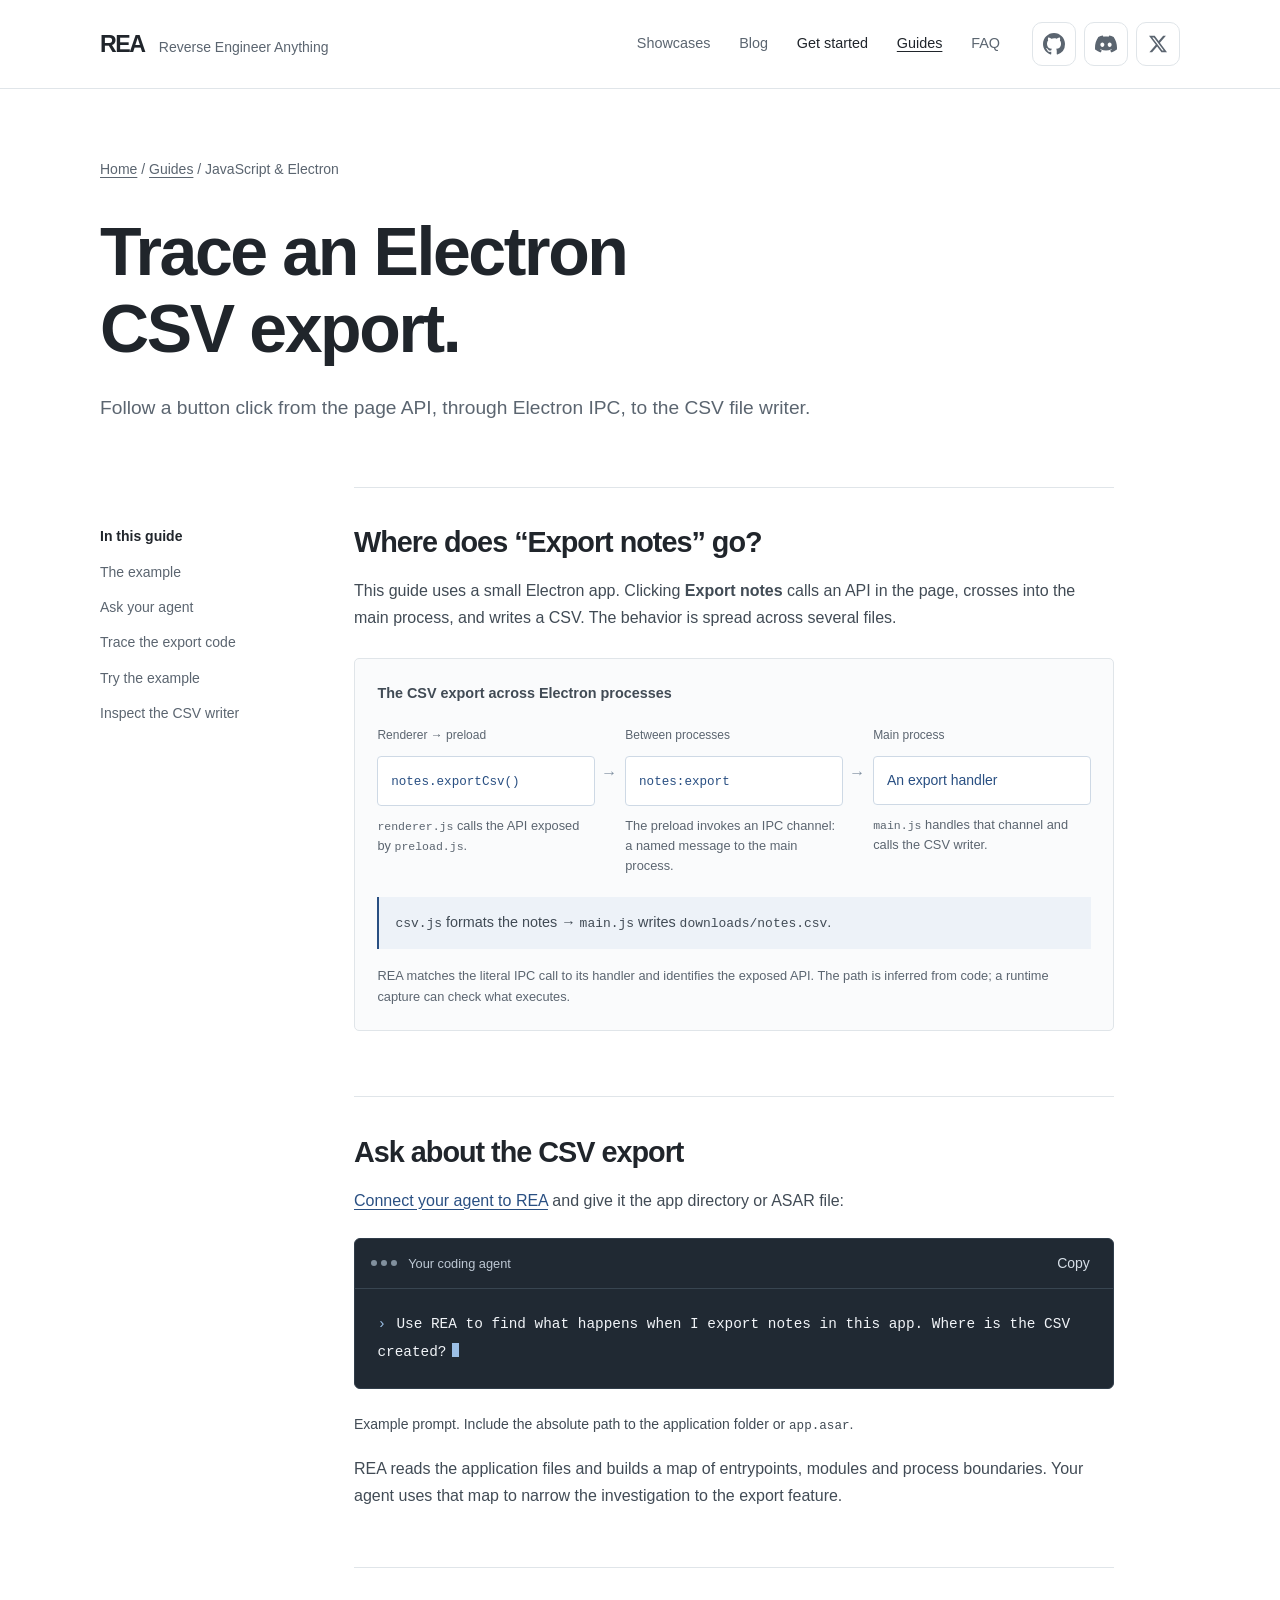
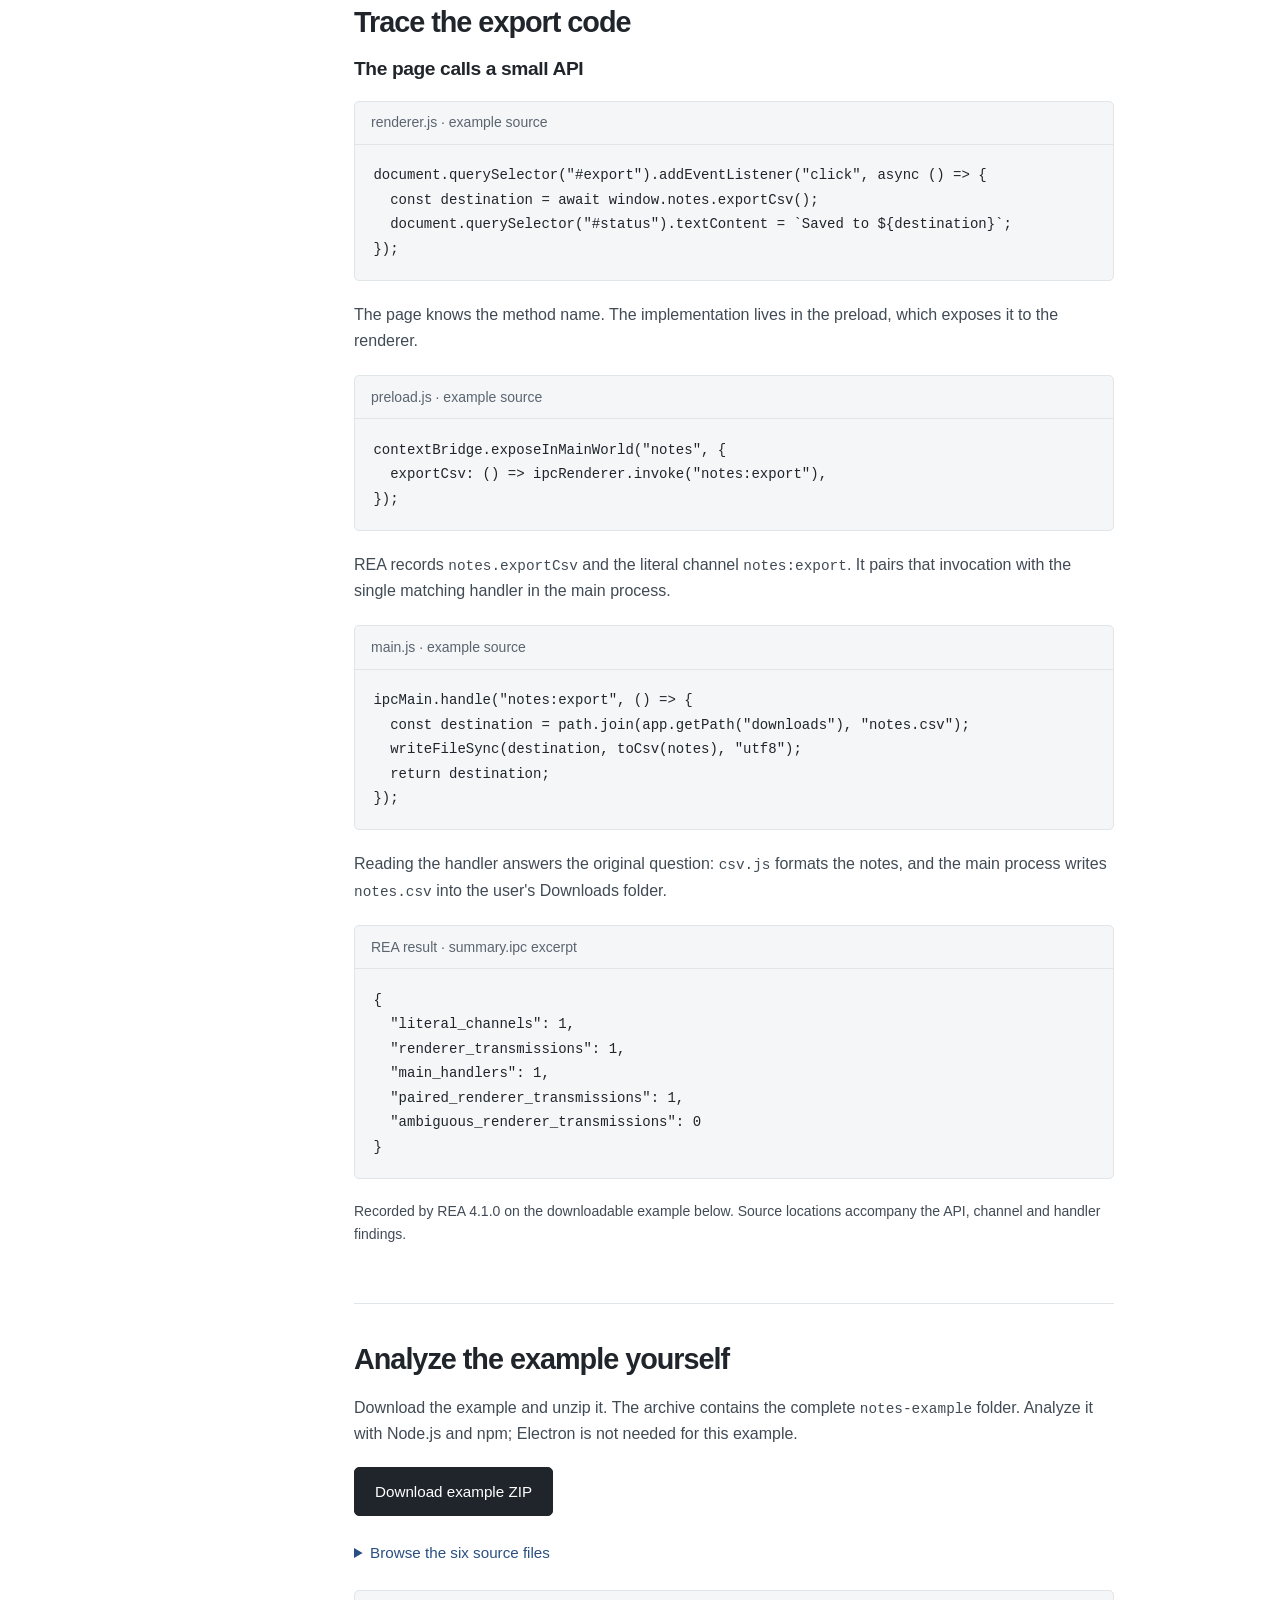
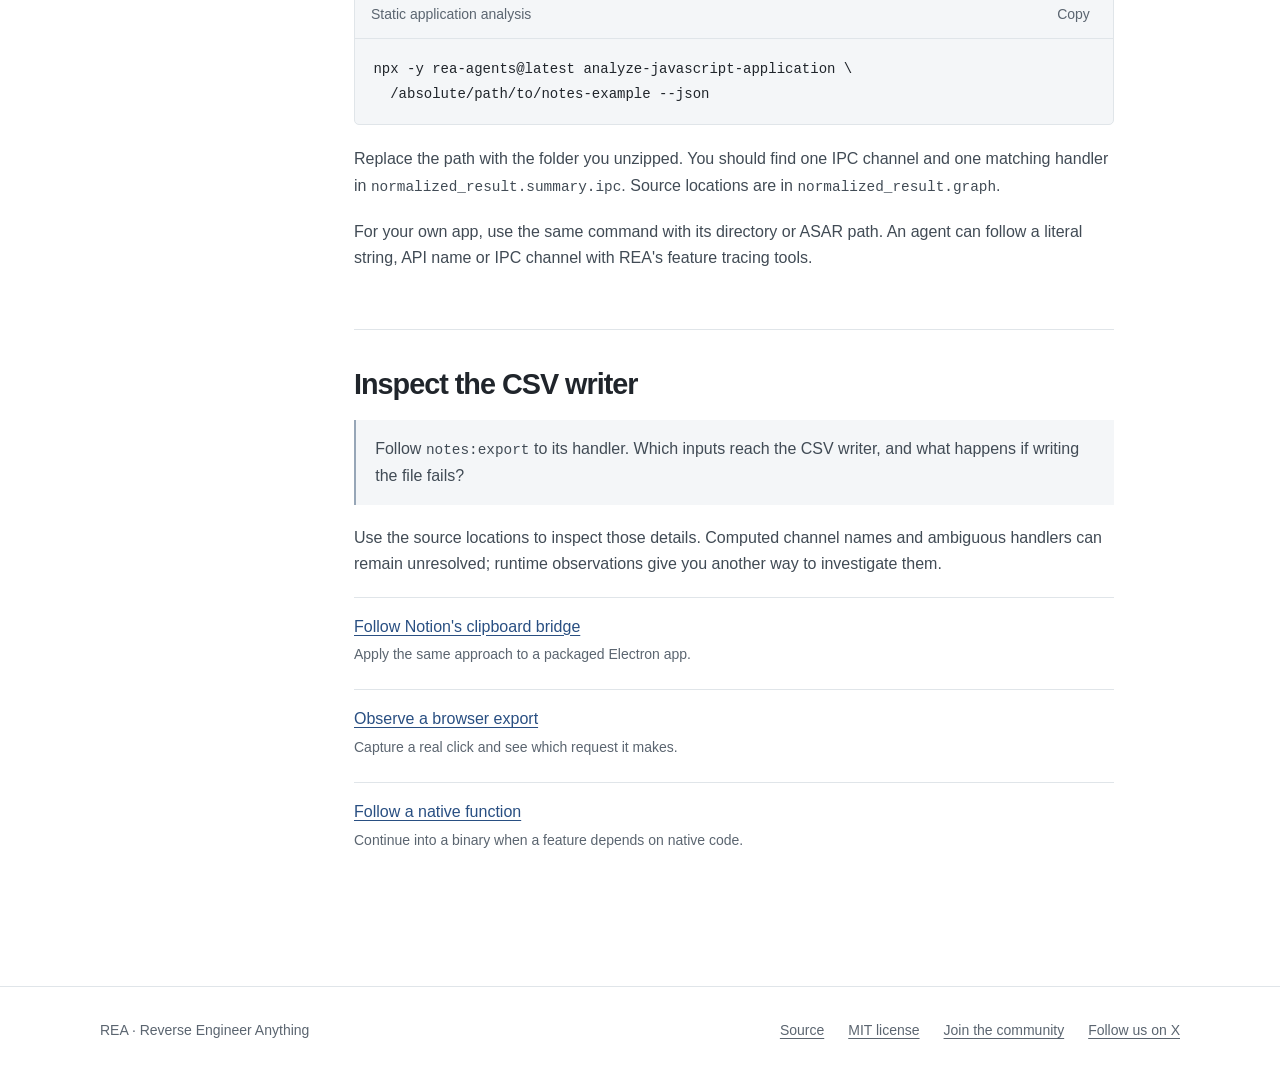
<file: rea-main/website/public/guides/javascript/index.html>
<!doctype html>
<html lang="en">
  <head>
    <meta charset="utf-8" />
    <meta name="viewport" content="width=device-width, initial-scale=1" />
    <title>JavaScript and Electron Analysis — REA</title>
    <meta
      name="description"
      content="Trace a Notes CSV export through a renderer API, preload and IPC handler with REA. Includes downloadable example files and a verified analysis result."
    />
    <!-- website:sharing:start -->
    <!-- prettier-ignore -->
    <link rel="canonical" href="https://rea.tools/guides/javascript/" />
    <!-- prettier-ignore -->
    <meta property="og:type" content="website" />
    <!-- prettier-ignore -->
    <meta property="og:site_name" content="REA" />
    <!-- prettier-ignore -->
    <meta property="og:title" content="JavaScript and Electron Analysis — REA" />
    <!-- prettier-ignore -->
    <meta property="og:description" content="Trace a Notes CSV export through a renderer API, preload and IPC handler with REA. Includes downloadable example files and a verified analysis result." />
    <!-- prettier-ignore -->
    <meta property="og:url" content="https://rea.tools/guides/javascript/" />
    <!-- prettier-ignore -->
    <meta property="og:image" content="https://rea.tools/assets/social-card.png" />
    <!-- prettier-ignore -->
    <meta property="og:image:type" content="image/png" />
    <!-- prettier-ignore -->
    <meta property="og:image:width" content="1200" />
    <!-- prettier-ignore -->
    <meta property="og:image:height" content="630" />
    <!-- prettier-ignore -->
    <meta
      property="og:image:alt"
      content="REA — Find out how software works. Reverse engineering with your coding agent."
    />
    <!-- prettier-ignore -->
    <meta name="twitter:card" content="summary_large_image" />
    <!-- prettier-ignore -->
    <meta name="twitter:title" content="JavaScript and Electron Analysis — REA" />
    <!-- prettier-ignore -->
    <meta name="twitter:description" content="Trace a Notes CSV export through a renderer API, preload and IPC handler with REA. Includes downloadable example files and a verified analysis result." />
    <!-- prettier-ignore -->
    <meta name="twitter:image" content="https://rea.tools/assets/social-card.png" />
    <!-- prettier-ignore -->
    <meta
      name="twitter:image:alt"
      content="REA — Find out how software works. Reverse engineering with your coding agent."
    />
    <!-- website:sharing:end -->
    <meta name="theme-color" content="#ffffff" />
    <link rel="icon" href="../../assets/favicon.svg" type="image/svg+xml" />
    <link rel="stylesheet" href="../../assets/styles.css" />
    <script src="../../assets/main.js" defer></script>
  </head>
  <body id="top">
    <a class="skip-link" href="#main">Skip to content</a>
    <!-- website:header:start -->
    <!-- prettier-ignore -->
    <header class="site-header">
      <div class="container header-inner">
        <a class="brand" href="../../" aria-label="REA home"
          ><span class="brand-name">REA</span
          ><span class="brand-caption">Reverse Engineer Anything</span></a
        >
        <nav class="navigation" aria-label="Main navigation">
          <a href="../../showcase/">Showcases</a>
          <a href="../../blog/">Blog</a>
          <a href="../../get-started/" class="nav-start">Get started</a>
          <a href="../../guides/" aria-current="page">Guides</a>
          <a href="../../faq/">FAQ</a>
        </nav>
        <div class="header-social">
          <a
            class="nav-github"
            href="https://github.com/morluto/rea"
            aria-label="REA on GitHub"
            title="REA on GitHub"
          >
            <svg
              width="22"
              height="22"
              viewBox="0 0 16 16"
              aria-hidden="true"
              focusable="false"
            >
              <path
                fill="currentColor"
                d="M8 0C3.58 0 0 3.58 0 8c0 3.54 2.29 6.53 5.47 7.59.4.07.55-.17.55-.38 0-.19-.01-.82-.01-1.49-2.01.37-2.53-.49-2.69-.94-.09-.23-.48-.94-.82-1.13-.28-.15-.68-.52-.01-.53.63-.01 1.08.58 1.23.82.72 1.21 1.87.87 2.33.66.07-.52.28-.87.51-1.07-1.78-.2-3.64-.89-3.64-3.95 0-.87.31-1.59.82-2.15-.08-.2-.36-1.02.08-2.12 0 0 .67-.21 2.2.82a7.65 7.65 0 0 1 2-.27c.68 0 1.36.09 2 .27 1.53-1.04 2.2-.82 2.2-.82.44 1.1.16 1.92.08 2.12.51.56.82 1.27.82 2.15 0 3.07-1.87 3.75-3.65 3.95.29.25.54.73.54 1.48 0 1.07-.01 1.93-.01 2.2 0 .21.15.46.55.38A8.01 8.01 0 0 0 16 8c0-4.42-3.58-8-8-8Z"
              />
            </svg>
            <span class="nav-github-count" hidden aria-hidden="true"></span>
          </a>
          <a
            class="nav-discord"
            href="https://discord.gg/GkcryMnJDM"
            aria-label="Join REA on Discord"
            title="Join REA on Discord"
          >
            <svg
              width="22"
              height="22"
              viewBox="0 0 24 24"
              aria-hidden="true"
              focusable="false"
            >
              <path
                fill="currentColor"
                d="M20.317 4.3698a19.7913 19.7913 0 0 0-4.8851-1.5152.0741.0741 0 0 0-.0785.0371c-.211.3753-.4447.8648-.6083 1.2495-1.8447-.2762-3.68-.2762-5.4868 0-.1636-.3933-.4058-.8742-.6177-1.2495a.077.077 0 0 0-.0785-.037 19.7363 19.7363 0 0 0-4.8852 1.515.0699.0699 0 0 0-.0321.0277C.5334 9.0458-.319 13.5799.0992 18.0578a.0824.0824 0 0 0 .0312.0561c2.0528 1.5076 4.0413 2.4228 5.9929 3.0294a.0777.0777 0 0 0 .0842-.0276c.4616-.6304.8731-1.2952 1.226-1.9942a.076.076 0 0 0-.0416-.1057c-.6528-.2476-1.2743-.5495-1.8722-.8923a.077.077 0 0 1-.0076-.1277c.1258-.0943.2517-.1923.3718-.2914a.0743.0743 0 0 1 .0776-.0105c3.9278 1.7933 8.18 1.7933 12.0614 0a.0739.0739 0 0 1 .0785.0095c.1202.099.246.1981.3728.2924a.077.077 0 0 1-.0066.1276 12.2986 12.2986 0 0 1-1.873.8914.0766.0766 0 0 0-.0407.1067c.3604.698.7719 1.3628 1.225 1.9932a.076.076 0 0 0 .0842.0286c1.961-.6067 3.9495-1.5219 6.0023-3.0294a.077.077 0 0 0 .0313-.0552c.5004-5.177-.8382-9.6739-3.5485-13.6604a.061.061 0 0 0-.0312-.0286ZM8.02 15.3312c-1.1825 0-2.1569-1.0857-2.1569-2.419 0-1.3332.9555-2.4189 2.157-2.4189 1.2108 0 2.1757 1.0952 2.1568 2.419 0 1.3332-.9555 2.4189-2.1569 2.4189Zm7.9748 0c-1.1825 0-2.1569-1.0857-2.1569-2.419 0-1.3332.9554-2.4189 2.1569-2.4189 1.2108 0 2.1757 1.0952 2.1568 2.419 0 1.3332-.946 2.4189-2.1568 2.4189Z"
              />
            </svg>
          </a>
          <a
            class="nav-x"
            href="https://x.com/reatools"
            aria-label="Follow REA on X"
            title="Follow REA on X"
          >
            <svg
              width="18"
              height="18"
              viewBox="0 0 24 24"
              aria-hidden="true"
              focusable="false"
            >
              <path
                fill="currentColor"
                d="M18.901 1.153h3.68l-8.04 9.19L24 22.846h-7.406l-5.8-7.584-6.638 7.584H.474l8.6-9.83L0 1.154h7.594l5.243 6.932ZM17.61 20.644h2.039L6.486 3.24H4.298Z"
              />
            </svg>
          </a>
        </div>
      </div>
    </header>
    <!-- website:header:end -->
    <main id="main" class="container">
      <div class="page-heading">
        <p class="breadcrumb">
          <a href="../../">Home</a> / <a href="../">Guides</a> / JavaScript
          &amp; Electron
        </p>
        <h1>Trace an Electron<br />CSV export.</h1>
        <p class="lede">
          Follow a button click from the page API, through Electron IPC, to the
          CSV file writer.
        </p>
      </div>
      <div class="article-layout">
        <nav class="contents" aria-label="On this page">
          <p>In this guide</p>
          <ul>
            <li><a href="#example">The example</a></li>
            <li><a href="#ask">Ask your agent</a></li>
            <li><a href="#follow">Trace the export code</a></li>
            <li><a href="#try">Try the example</a></li>
            <li><a href="#next">Inspect the CSV writer</a></li>
          </ul>
        </nav>
        <article class="article" aria-label="JavaScript &amp; Electron">
          <section class="article-section" id="example">
            <h2>Where does “Export notes” go?</h2>
            <p>
              This guide uses a small Electron app. Clicking
              <strong>Export notes</strong> calls an API in the page, crosses
              into the main process, and writes a CSV. The behavior is spread
              across several files.
            </p>
            <figure class="workflow-figure">
              <p class="figure-title">
                The CSV export across Electron processes
              </p>
              <ol class="flow-steps">
                <li>
                  <span class="flow-label">Renderer → preload</span
                  ><span class="flow-node"><code>notes.exportCsv()</code></span
                  ><span class="flow-note"
                    ><code>renderer.js</code> calls the API exposed by
                    <code>preload.js</code>.</span
                  >
                </li>
                <li>
                  <span class="flow-label">Between processes</span
                  ><span class="flow-node"><code>notes:export</code></span
                  ><span class="flow-note"
                    >The preload invokes an IPC channel: a named message to the
                    main process.</span
                  >
                </li>
                <li>
                  <span class="flow-label">Main process</span
                  ><span class="flow-node">An export handler</span
                  ><span class="flow-note"
                    ><code>main.js</code> handles that channel and calls the CSV
                    writer.</span
                  >
                </li>
              </ol>
              <p class="flow-result">
                <code>csv.js</code> formats the notes →
                <code>main.js</code> writes <code>downloads/notes.csv</code>.
              </p>
              <figcaption>
                REA matches the literal IPC call to its handler and identifies
                the exposed API. The path is inferred from code; a runtime
                capture can check what executes.
              </figcaption>
            </figure>
          </section>
          <section class="article-section" id="ask">
            <h2>Ask about the CSV export</h2>
            <p>
              <a href="../../get-started/#agent">Connect your agent to REA</a>
              and give it the app directory or ASAR file:
            </p>
            <div class="agent-terminal">
              <div class="terminal-header">
                <span class="terminal-title"
                  ><span class="terminal-dots" aria-hidden="true"
                    ><i></i><i></i><i></i></span
                  >Your coding agent</span
                ><button
                  class="copy-button"
                  type="button"
                  data-copy="javascript-prompt"
                  aria-label="Copy example prompt"
                >
                  Copy
                </button>
              </div>
              <p class="terminal-prompt">
                <span class="prompt-symbol" aria-hidden="true">›</span
                ><span id="javascript-prompt"
                  >Use REA to find what happens when I export notes in this app.
                  Where is the CSV created?</span
                ><span class="terminal-cursor" aria-hidden="true"></span>
              </p>
            </div>
            <p class="caption">
              Example prompt. Include the absolute path to the application
              folder or <code>app.asar</code>.
            </p>
            <p>
              REA reads the application files and builds a map of entrypoints,
              modules and process boundaries. Your agent uses that map to narrow
              the investigation to the export feature.
            </p>
          </section>
          <section class="article-section" id="follow">
            <h2>Trace the export code</h2>
            <h3>The page calls a small API</h3>
            <div class="code-block">
              <div class="code-header">
                <span>renderer.js · example source</span>
              </div>
              <pre><code>document.querySelector(&quot;#export&quot;).addEventListener(&quot;click&quot;, async () =&gt; {
  const destination = await window.notes.exportCsv();
  document.querySelector(&quot;#status&quot;).textContent = `Saved to ${destination}`;
});</code></pre>
            </div>
            <p>
              The page knows the method name. The implementation lives in the
              preload, which exposes it to the renderer.
            </p>
            <div class="code-block">
              <div class="code-header">
                <span>preload.js · example source</span>
              </div>
              <pre><code>contextBridge.exposeInMainWorld(&quot;notes&quot;, {
  exportCsv: () =&gt; ipcRenderer.invoke(&quot;notes:export&quot;),
});</code></pre>
            </div>
            <p>
              REA records <code>notes.exportCsv</code> and the literal channel
              <code>notes:export</code>. It pairs that invocation with the
              single matching handler in the main process.
            </p>
            <div class="code-block">
              <div class="code-header">
                <span>main.js · example source</span>
              </div>
              <pre><code>ipcMain.handle(&quot;notes:export&quot;, () =&gt; {
  const destination = path.join(app.getPath(&quot;downloads&quot;), &quot;notes.csv&quot;);
  writeFileSync(destination, toCsv(notes), &quot;utf8&quot;);
  return destination;
});</code></pre>
            </div>
            <p>
              Reading the handler answers the original question:
              <code>csv.js</code> formats the notes, and the main process writes
              <code>notes.csv</code> into the user's Downloads folder.
            </p>
            <div class="code-block">
              <div class="code-header">
                <span>REA result · summary.ipc excerpt</span>
              </div>
              <pre><code>{
  &quot;literal_channels&quot;: 1,
  &quot;renderer_transmissions&quot;: 1,
  &quot;main_handlers&quot;: 1,
  &quot;paired_renderer_transmissions&quot;: 1,
  &quot;ambiguous_renderer_transmissions&quot;: 0
}</code></pre>
            </div>
            <p class="caption">
              Recorded by REA 4.1.0 on the downloadable example below. Source
              locations accompany the API, channel and handler findings.
            </p>
          </section>
          <section class="article-section" id="try">
            <h2>Analyze the example yourself</h2>
            <p>
              Download the example and unzip it. The archive contains the
              complete <code>notes-example</code> folder. Analyze it with
              Node.js and npm; Electron is not needed for this example.
            </p>
            <p>
              <a
                class="button"
                href="../../examples/notes-example.zip"
                download="notes-example.zip"
                >Download example ZIP</a
              >
            </p>
            <details class="evidence-details">
              <summary>Browse the six source files</summary>
              <ul class="example-files">
                <li>
                  <a href="../../examples/notes-electron/package.json" download
                    >package.json</a
                  >
                </li>
                <li>
                  <a href="../../examples/notes-electron/main.js" download
                    >main.js</a
                  >
                </li>
                <li>
                  <a href="../../examples/notes-electron/preload.js" download
                    >preload.js</a
                  >
                </li>
                <li>
                  <a href="../../examples/notes-electron/renderer.js" download
                    >renderer.js</a
                  >
                </li>
                <li>
                  <a href="../../examples/notes-electron/csv.js" download
                    >csv.js</a
                  >
                </li>
                <li>
                  <a href="../../examples/notes-electron/index.html" download
                    >index.html</a
                  >
                </li>
              </ul>
            </details>
            <div class="code-block">
              <div class="code-header">
                <span>Static application analysis</span
                ><button
                  class="copy-button"
                  type="button"
                  data-copy="javascript-command"
                  aria-label="Copy static application analysis"
                >
                  Copy
                </button>
              </div>
              <pre><code id="javascript-command">npx -y rea-agents@latest analyze-javascript-application \
  /absolute/path/to/notes-example --json</code></pre>
            </div>
            <p>
              Replace the path with the folder you unzipped. You should find one
              IPC channel and one matching handler in
              <code>normalized_result.summary.ipc</code>. Source locations are
              in <code>normalized_result.graph</code>.
            </p>
            <p>
              For your own app, use the same command with its directory or ASAR
              path. An agent can follow a literal string, API name or IPC
              channel with REA's feature tracing tools.
            </p>
          </section>
          <section class="article-section" id="next">
            <h2>Inspect the CSV writer</h2>
            <blockquote class="prompt">
              <p>
                Follow <code>notes:export</code> to its handler. Which inputs
                reach the CSV writer, and what happens if writing the file
                fails?
              </p>
            </blockquote>
            <p>
              Use the source locations to inspect those details. Computed
              channel names and ambiguous handlers can remain unresolved;
              runtime observations give you another way to investigate them.
            </p>
            <ul class="reading-list">
              <li>
                <a href="../../showcase/notion/"
                  >Follow Notion's clipboard bridge</a
                >
                <span>Apply the same approach to a packaged Electron app.</span>
              </li>
              <li>
                <a href="../browser/">Observe a browser export</a
                ><span
                  >Capture a real click and see which request it makes.</span
                >
              </li>
              <li>
                <a href="../native/">Follow a native function</a
                ><span
                  >Continue into a binary when a feature depends on native
                  code.</span
                >
              </li>
            </ul>
          </section>
        </article>
      </div>
    </main>
    <!-- website:footer:start -->
    <!-- prettier-ignore -->
    <footer class="site-footer">
      <div class="container footer-inner">
        <p>REA · Reverse Engineer Anything</p>
        <div class="footer-links">
          <a href="https://github.com/morluto/rea">Source</a
          ><a href="https://github.com/morluto/rea/blob/main/LICENSE">MIT license</a
          ><a href="https://discord.gg/GkcryMnJDM">Join the community</a
          ><a href="https://x.com/reatools">Follow us on X</a>
        </div>
      </div>
    </footer>
    <p class="sr-only" id="copy-status" role="status" aria-live="polite"></p>
    <a class="back-to-top" href="#top" aria-label="Back to top">
      <span aria-hidden="true">↑</span> Top
    </a>
    <!-- website:footer:end -->
  </body>
</html>
</file>
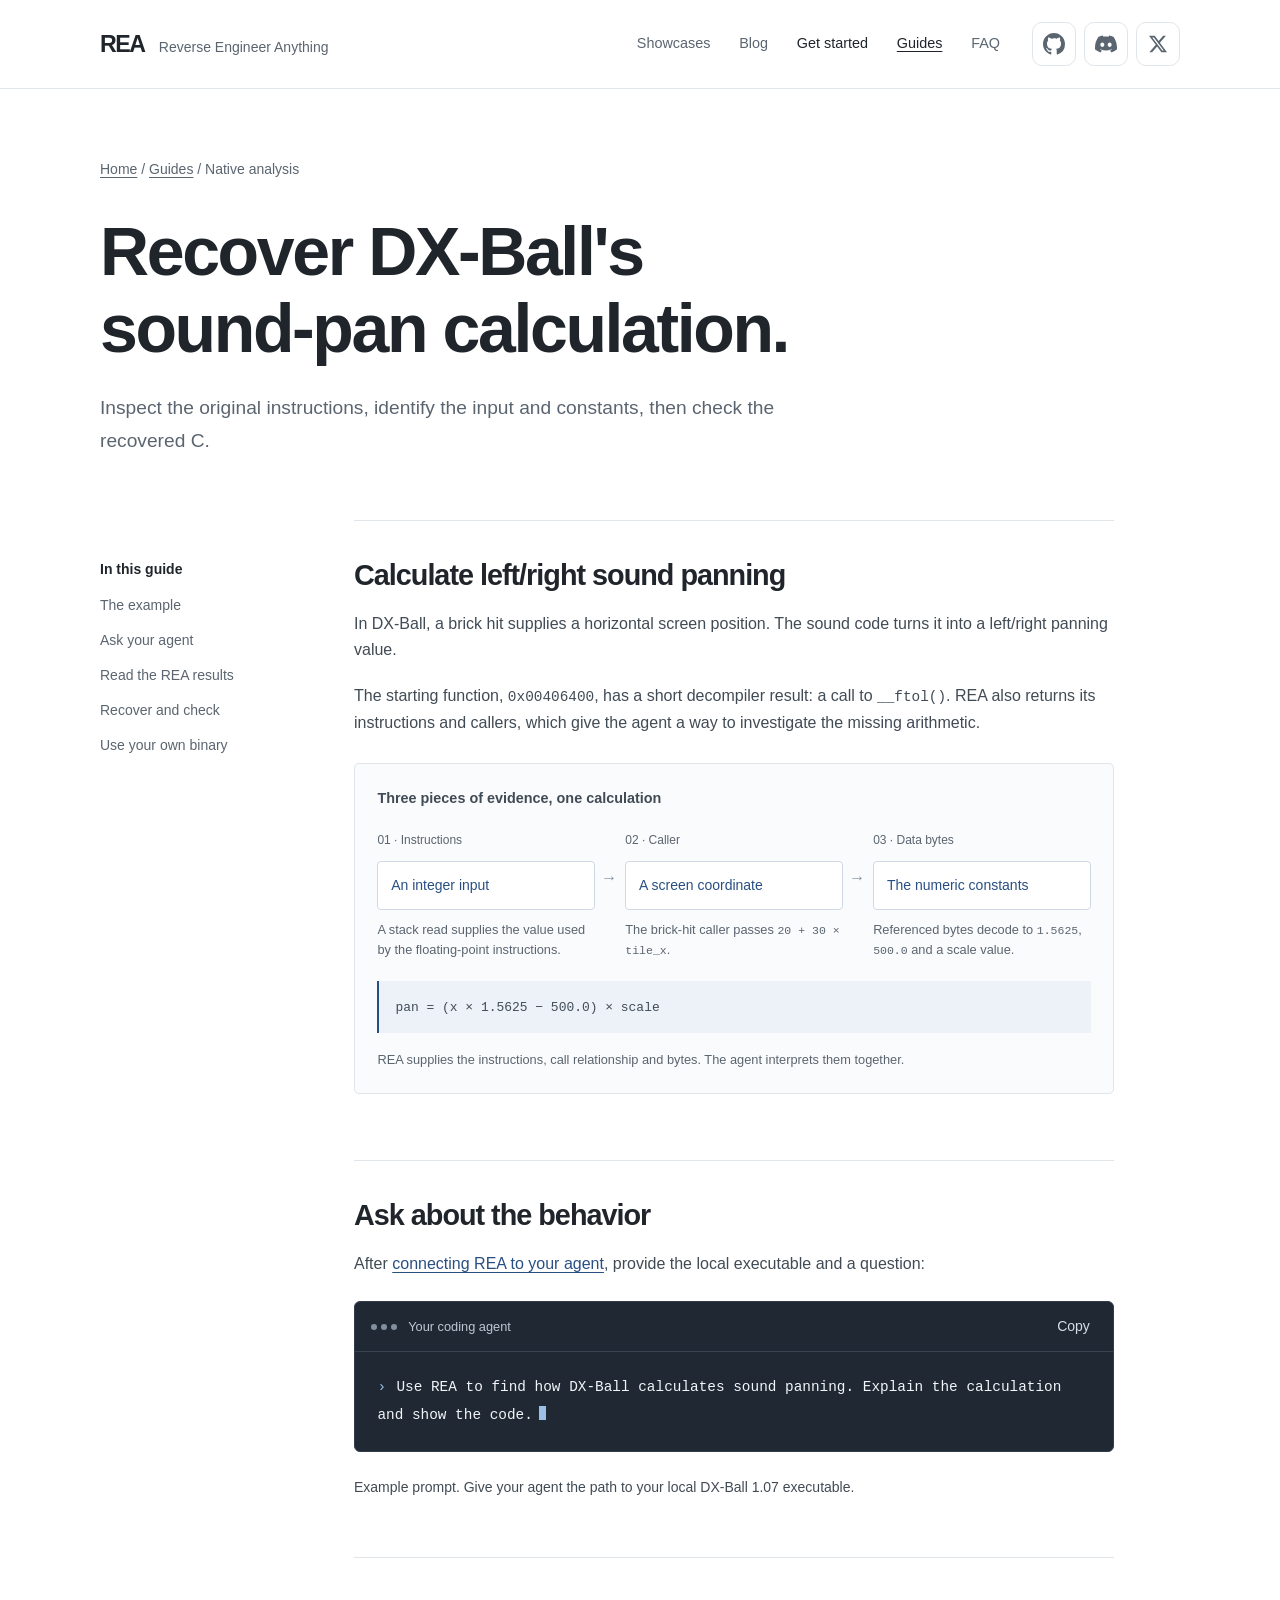
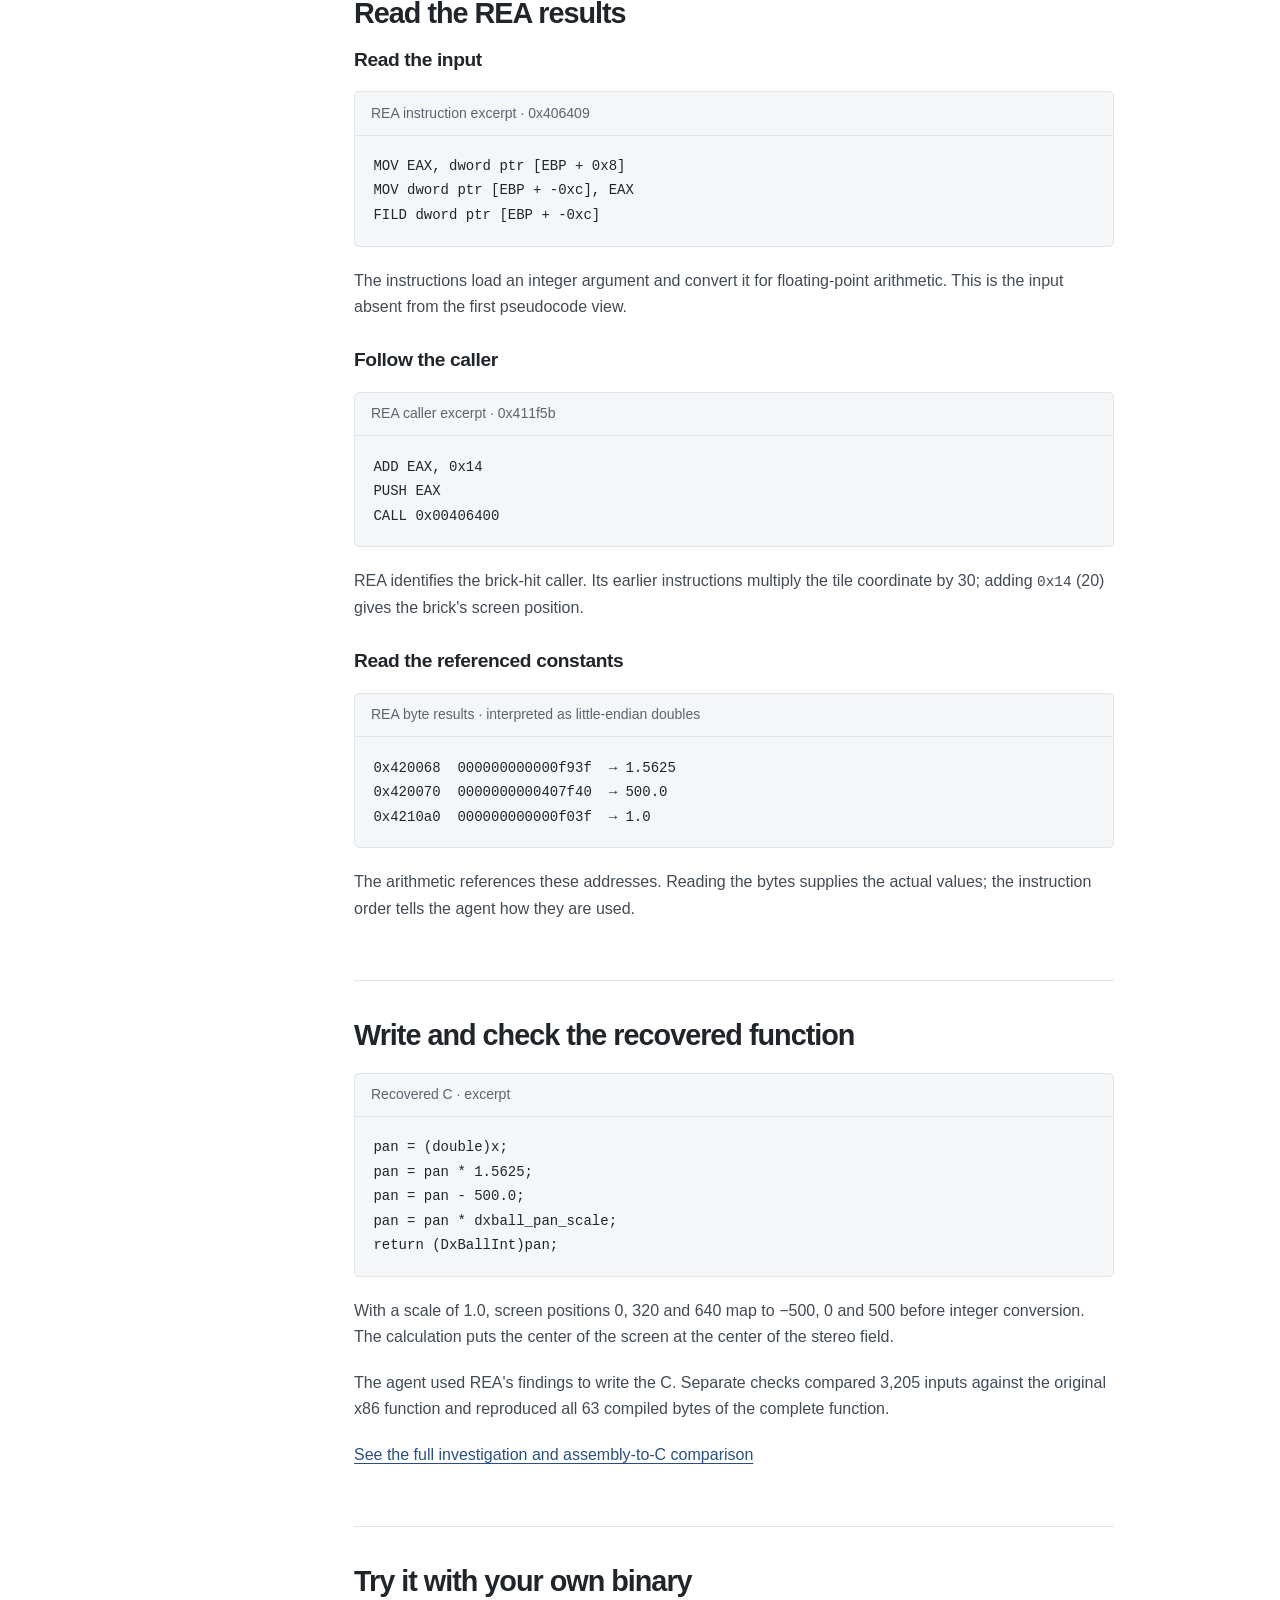
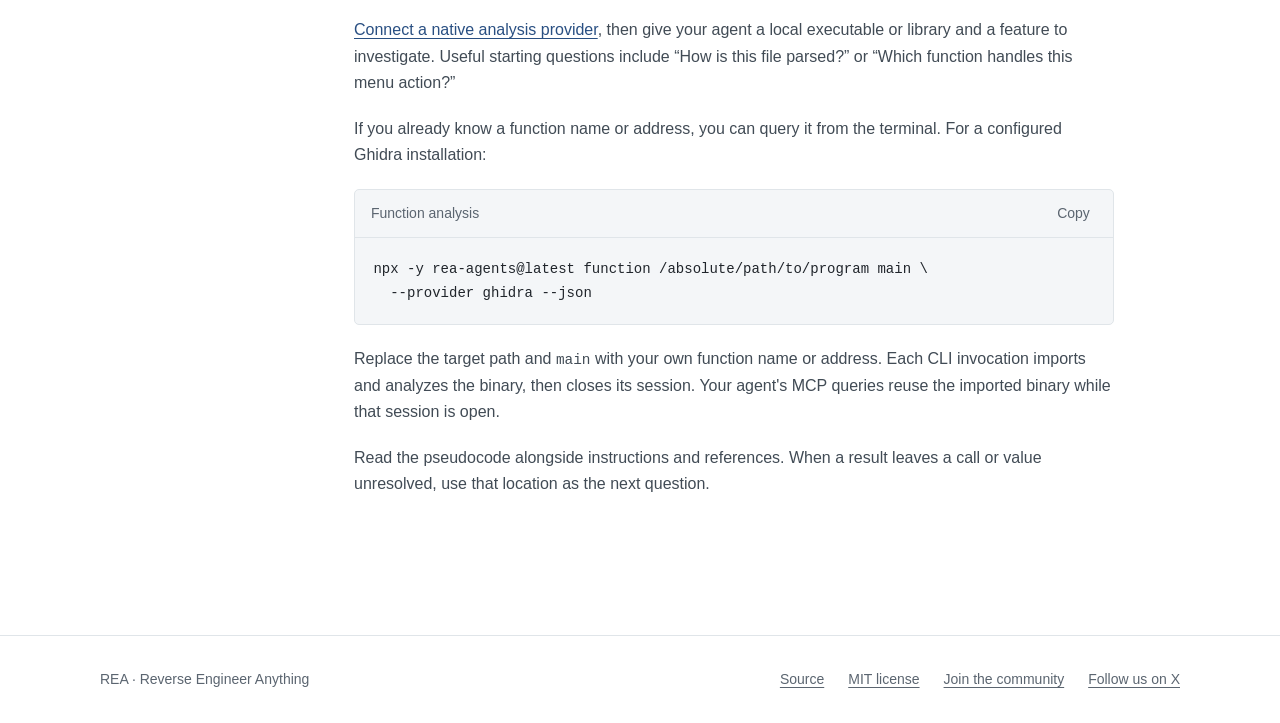
<file: rea-main/website/public/guides/native/index.html>
<!doctype html>
<html lang="en">
  <head>
    <meta charset="utf-8" />
    <meta name="viewport" content="width=device-width, initial-scale=1" />
    <title>Native Binary Analysis — REA</title>
    <meta
      name="description"
      content="Recover a native calculation with REA: inspect instructions, follow a caller, read constants and check reconstructed C."
    />
    <!-- website:sharing:start -->
    <!-- prettier-ignore -->
    <link rel="canonical" href="https://rea.tools/guides/native/" />
    <!-- prettier-ignore -->
    <meta property="og:type" content="website" />
    <!-- prettier-ignore -->
    <meta property="og:site_name" content="REA" />
    <!-- prettier-ignore -->
    <meta property="og:title" content="Native Binary Analysis — REA" />
    <!-- prettier-ignore -->
    <meta property="og:description" content="Recover a native calculation with REA: inspect instructions, follow a caller, read constants and check reconstructed C." />
    <!-- prettier-ignore -->
    <meta property="og:url" content="https://rea.tools/guides/native/" />
    <!-- prettier-ignore -->
    <meta property="og:image" content="https://rea.tools/assets/social-card.png" />
    <!-- prettier-ignore -->
    <meta property="og:image:type" content="image/png" />
    <!-- prettier-ignore -->
    <meta property="og:image:width" content="1200" />
    <!-- prettier-ignore -->
    <meta property="og:image:height" content="630" />
    <!-- prettier-ignore -->
    <meta
      property="og:image:alt"
      content="REA — Find out how software works. Reverse engineering with your coding agent."
    />
    <!-- prettier-ignore -->
    <meta name="twitter:card" content="summary_large_image" />
    <!-- prettier-ignore -->
    <meta name="twitter:title" content="Native Binary Analysis — REA" />
    <!-- prettier-ignore -->
    <meta name="twitter:description" content="Recover a native calculation with REA: inspect instructions, follow a caller, read constants and check reconstructed C." />
    <!-- prettier-ignore -->
    <meta name="twitter:image" content="https://rea.tools/assets/social-card.png" />
    <!-- prettier-ignore -->
    <meta
      name="twitter:image:alt"
      content="REA — Find out how software works. Reverse engineering with your coding agent."
    />
    <!-- website:sharing:end -->
    <meta name="theme-color" content="#ffffff" />
    <link rel="icon" href="../../assets/favicon.svg" type="image/svg+xml" />
    <link rel="stylesheet" href="../../assets/styles.css" />
    <script src="../../assets/main.js" defer></script>
  </head>
  <body id="top">
    <a class="skip-link" href="#main">Skip to content</a>
    <!-- website:header:start -->
    <!-- prettier-ignore -->
    <header class="site-header">
      <div class="container header-inner">
        <a class="brand" href="../../" aria-label="REA home"
          ><span class="brand-name">REA</span
          ><span class="brand-caption">Reverse Engineer Anything</span></a
        >
        <nav class="navigation" aria-label="Main navigation">
          <a href="../../showcase/">Showcases</a>
          <a href="../../blog/">Blog</a>
          <a href="../../get-started/" class="nav-start">Get started</a>
          <a href="../../guides/" aria-current="page">Guides</a>
          <a href="../../faq/">FAQ</a>
        </nav>
        <div class="header-social">
          <a
            class="nav-github"
            href="https://github.com/morluto/rea"
            aria-label="REA on GitHub"
            title="REA on GitHub"
          >
            <svg
              width="22"
              height="22"
              viewBox="0 0 16 16"
              aria-hidden="true"
              focusable="false"
            >
              <path
                fill="currentColor"
                d="M8 0C3.58 0 0 3.58 0 8c0 3.54 2.29 6.53 5.47 7.59.4.07.55-.17.55-.38 0-.19-.01-.82-.01-1.49-2.01.37-2.53-.49-2.69-.94-.09-.23-.48-.94-.82-1.13-.28-.15-.68-.52-.01-.53.63-.01 1.08.58 1.23.82.72 1.21 1.87.87 2.33.66.07-.52.28-.87.51-1.07-1.78-.2-3.64-.89-3.64-3.95 0-.87.31-1.59.82-2.15-.08-.2-.36-1.02.08-2.12 0 0 .67-.21 2.2.82a7.65 7.65 0 0 1 2-.27c.68 0 1.36.09 2 .27 1.53-1.04 2.2-.82 2.2-.82.44 1.1.16 1.92.08 2.12.51.56.82 1.27.82 2.15 0 3.07-1.87 3.75-3.65 3.95.29.25.54.73.54 1.48 0 1.07-.01 1.93-.01 2.2 0 .21.15.46.55.38A8.01 8.01 0 0 0 16 8c0-4.42-3.58-8-8-8Z"
              />
            </svg>
            <span class="nav-github-count" hidden aria-hidden="true"></span>
          </a>
          <a
            class="nav-discord"
            href="https://discord.gg/GkcryMnJDM"
            aria-label="Join REA on Discord"
            title="Join REA on Discord"
          >
            <svg
              width="22"
              height="22"
              viewBox="0 0 24 24"
              aria-hidden="true"
              focusable="false"
            >
              <path
                fill="currentColor"
                d="M20.317 4.3698a19.7913 19.7913 0 0 0-4.8851-1.5152.0741.0741 0 0 0-.0785.0371c-.211.3753-.4447.8648-.6083 1.2495-1.8447-.2762-3.68-.2762-5.4868 0-.1636-.3933-.4058-.8742-.6177-1.2495a.077.077 0 0 0-.0785-.037 19.7363 19.7363 0 0 0-4.8852 1.515.0699.0699 0 0 0-.0321.0277C.5334 9.0458-.319 13.5799.0992 18.0578a.0824.0824 0 0 0 .0312.0561c2.0528 1.5076 4.0413 2.4228 5.9929 3.0294a.0777.0777 0 0 0 .0842-.0276c.4616-.6304.8731-1.2952 1.226-1.9942a.076.076 0 0 0-.0416-.1057c-.6528-.2476-1.2743-.5495-1.8722-.8923a.077.077 0 0 1-.0076-.1277c.1258-.0943.2517-.1923.3718-.2914a.0743.0743 0 0 1 .0776-.0105c3.9278 1.7933 8.18 1.7933 12.0614 0a.0739.0739 0 0 1 .0785.0095c.1202.099.246.1981.3728.2924a.077.077 0 0 1-.0066.1276 12.2986 12.2986 0 0 1-1.873.8914.0766.0766 0 0 0-.0407.1067c.3604.698.7719 1.3628 1.225 1.9932a.076.076 0 0 0 .0842.0286c1.961-.6067 3.9495-1.5219 6.0023-3.0294a.077.077 0 0 0 .0313-.0552c.5004-5.177-.8382-9.6739-3.5485-13.6604a.061.061 0 0 0-.0312-.0286ZM8.02 15.3312c-1.1825 0-2.1569-1.0857-2.1569-2.419 0-1.3332.9555-2.4189 2.157-2.4189 1.2108 0 2.1757 1.0952 2.1568 2.419 0 1.3332-.9555 2.4189-2.1569 2.4189Zm7.9748 0c-1.1825 0-2.1569-1.0857-2.1569-2.419 0-1.3332.9554-2.4189 2.1569-2.4189 1.2108 0 2.1757 1.0952 2.1568 2.419 0 1.3332-.946 2.4189-2.1568 2.4189Z"
              />
            </svg>
          </a>
          <a
            class="nav-x"
            href="https://x.com/reatools"
            aria-label="Follow REA on X"
            title="Follow REA on X"
          >
            <svg
              width="18"
              height="18"
              viewBox="0 0 24 24"
              aria-hidden="true"
              focusable="false"
            >
              <path
                fill="currentColor"
                d="M18.901 1.153h3.68l-8.04 9.19L24 22.846h-7.406l-5.8-7.584-6.638 7.584H.474l8.6-9.83L0 1.154h7.594l5.243 6.932ZM17.61 20.644h2.039L6.486 3.24H4.298Z"
              />
            </svg>
          </a>
        </div>
      </div>
    </header>
    <!-- website:header:end -->
    <main id="main" class="container">
      <div class="page-heading">
        <p class="breadcrumb">
          <a href="../../">Home</a> / <a href="../">Guides</a> / Native analysis
        </p>
        <h1>Recover DX-Ball's<br />sound-pan calculation.</h1>
        <p class="lede">
          Inspect the original instructions, identify the input and constants,
          then check the recovered C.
        </p>
      </div>
      <div class="article-layout">
        <nav class="contents" aria-label="On this page">
          <p>In this guide</p>
          <ul>
            <li><a href="#example">The example</a></li>
            <li><a href="#ask">Ask your agent</a></li>
            <li><a href="#follow">Read the REA results</a></li>
            <li><a href="#result">Recover and check</a></li>
            <li><a href="#try">Use your own binary</a></li>
          </ul>
        </nav>
        <article class="article" aria-label="Native analysis">
          <section class="article-section" id="example">
            <h2>Calculate left/right sound panning</h2>
            <p>
              In DX-Ball, a brick hit supplies a horizontal screen position. The
              sound code turns it into a left/right panning value.
            </p>
            <p>
              The starting function, <code>0x00406400</code>, has a short
              decompiler result: a call to <code>__ftol()</code>. REA also
              returns its instructions and callers, which give the agent a way
              to investigate the missing arithmetic.
            </p>
            <figure class="workflow-figure">
              <p class="figure-title">
                Three pieces of evidence, one calculation
              </p>
              <ol class="flow-steps">
                <li>
                  <span class="flow-label">01 · Instructions</span
                  ><span class="flow-node">An integer input</span
                  ><span class="flow-note"
                    >A stack read supplies the value used by the floating-point
                    instructions.</span
                  >
                </li>
                <li>
                  <span class="flow-label">02 · Caller</span
                  ><span class="flow-node">A screen coordinate</span
                  ><span class="flow-note"
                    >The brick-hit caller passes
                    <code>20 + 30 × tile_x</code>.</span
                  >
                </li>
                <li>
                  <span class="flow-label">03 · Data bytes</span
                  ><span class="flow-node">The numeric constants</span
                  ><span class="flow-note"
                    >Referenced bytes decode to <code>1.5625</code>,
                    <code>500.0</code> and a scale value.</span
                  >
                </li>
              </ol>
              <p class="flow-result">
                <code>pan = (x × 1.5625 − 500.0) × scale</code>
              </p>
              <figcaption>
                REA supplies the instructions, call relationship and bytes. The
                agent interprets them together.
              </figcaption>
            </figure>
          </section>
          <section class="article-section" id="ask">
            <h2>Ask about the behavior</h2>
            <p>
              After
              <a href="../../get-started/#agent">connecting REA to your agent</a
              >, provide the local executable and a question:
            </p>
            <div class="agent-terminal">
              <div class="terminal-header">
                <span class="terminal-title"
                  ><span class="terminal-dots" aria-hidden="true"
                    ><i></i><i></i><i></i></span
                  >Your coding agent</span
                ><button
                  class="copy-button"
                  type="button"
                  data-copy="native-prompt"
                  aria-label="Copy example prompt"
                >
                  Copy
                </button>
              </div>
              <p class="terminal-prompt">
                <span class="prompt-symbol" aria-hidden="true">›</span
                ><span id="native-prompt"
                  >Use REA to find how DX-Ball calculates sound panning. Explain
                  the calculation and show the code.</span
                ><span class="terminal-cursor" aria-hidden="true"></span>
              </p>
            </div>
            <p class="caption">
              Example prompt. Give your agent the path to your local DX-Ball
              1.07 executable.
            </p>
          </section>
          <section class="article-section" id="follow">
            <h2>Read the REA results</h2>
            <h3>Read the input</h3>
            <div class="code-block">
              <div class="code-header">
                <span>REA instruction excerpt · 0x406409</span>
              </div>
              <pre><code>MOV EAX, dword ptr [EBP + 0x8]
MOV dword ptr [EBP + -0xc], EAX
FILD dword ptr [EBP + -0xc]</code></pre>
            </div>
            <p>
              The instructions load an integer argument and convert it for
              floating-point arithmetic. This is the input absent from the first
              pseudocode view.
            </p>
            <h3 class="small-heading">Follow the caller</h3>
            <div class="code-block">
              <div class="code-header">
                <span>REA caller excerpt · 0x411f5b</span>
              </div>
              <pre><code>ADD EAX, 0x14
PUSH EAX
CALL 0x00406400</code></pre>
            </div>
            <p>
              REA identifies the brick-hit caller. Its earlier instructions
              multiply the tile coordinate by 30; adding <code>0x14</code> (20)
              gives the brick's screen position.
            </p>
            <h3 class="small-heading">Read the referenced constants</h3>
            <div class="code-block">
              <div class="code-header">
                <span
                  >REA byte results · interpreted as little-endian doubles</span
                >
              </div>
              <pre><code>0x420068  000000000000f93f  → 1.5625
0x420070  0000000000407f40  → 500.0
0x4210a0  000000000000f03f  → 1.0</code></pre>
            </div>
            <p>
              The arithmetic references these addresses. Reading the bytes
              supplies the actual values; the instruction order tells the agent
              how they are used.
            </p>
          </section>
          <section class="article-section" id="result">
            <h2>Write and check the recovered function</h2>
            <div class="code-block">
              <div class="code-header"><span>Recovered C · excerpt</span></div>
              <pre><code>pan = (double)x;
pan = pan * 1.5625;
pan = pan - 500.0;
pan = pan * dxball_pan_scale;
return (DxBallInt)pan;</code></pre>
            </div>
            <p>
              With a scale of 1.0, screen positions 0, 320 and 640 map to −500,
              0 and 500 before integer conversion. The calculation puts the
              center of the screen at the center of the stereo field.
            </p>
            <p>
              The agent used REA's findings to write the C. Separate checks
              compared 3,205 inputs against the original x86 function and
              reproduced all 63 compiled bytes of the complete function.
            </p>
            <p>
              <a href="../../showcase/dx-ball/#sound-pan"
                >See the full investigation and assembly-to-C comparison</a
              >
            </p>
          </section>
          <section class="article-section" id="try">
            <h2>Try it with your own binary</h2>
            <p>
              <a href="../../get-started/#native"
                >Connect a native analysis provider</a
              >, then give your agent a local executable or library and a
              feature to investigate. Useful starting questions include “How is
              this file parsed?” or “Which function handles this menu action?”
            </p>
            <p>
              If you already know a function name or address, you can query it
              from the terminal. For a configured Ghidra installation:
            </p>
            <div class="code-block">
              <div class="code-header">
                <span>Function analysis</span
                ><button
                  class="copy-button"
                  type="button"
                  data-copy="native-command"
                  aria-label="Copy function analysis"
                >
                  Copy
                </button>
              </div>
              <pre><code id="native-command">npx -y rea-agents@latest function /absolute/path/to/program main \
  --provider ghidra --json</code></pre>
            </div>
            <p>
              Replace the target path and <code>main</code> with your own
              function name or address. Each CLI invocation imports and analyzes
              the binary, then closes its session. Your agent's MCP queries
              reuse the imported binary while that session is open.
            </p>
            <p>
              Read the pseudocode alongside instructions and references. When a
              result leaves a call or value unresolved, use that location as the
              next question.
            </p>
          </section>
        </article>
      </div>
    </main>
    <!-- website:footer:start -->
    <!-- prettier-ignore -->
    <footer class="site-footer">
      <div class="container footer-inner">
        <p>REA · Reverse Engineer Anything</p>
        <div class="footer-links">
          <a href="https://github.com/morluto/rea">Source</a
          ><a href="https://github.com/morluto/rea/blob/main/LICENSE">MIT license</a
          ><a href="https://discord.gg/GkcryMnJDM">Join the community</a
          ><a href="https://x.com/reatools">Follow us on X</a>
        </div>
      </div>
    </footer>
    <p class="sr-only" id="copy-status" role="status" aria-live="polite"></p>
    <a class="back-to-top" href="#top" aria-label="Back to top">
      <span aria-hidden="true">↑</span> Top
    </a>
    <!-- website:footer:end -->
  </body>
</html>
</file>
<file: rea-main/website/public/assets/styles.css>
:root {
  color-scheme: light;
  --ink: #20252b;
  --muted: #5b6570;
  --line: #e0e5e9;
  --soft: #f4f6f8;
  --accent: #294f82;
  --page: #ffffff;
  font-family:
    -apple-system, BlinkMacSystemFont, "Segoe UI", Helvetica, Arial, sans-serif;
  font-synthesis: none;
  text-rendering: optimizeLegibility;
}

* {
  box-sizing: border-box;
}
body {
  margin: 0;
  background: var(--page);
  color: var(--ink);
  line-height: 1.65;
}
a {
  color: var(--accent);
  text-underline-offset: 0.2em;
}
a:hover {
  text-decoration-thickness: 2px;
}
button,
input {
  font: inherit;
}
button {
  cursor: pointer;
}
::selection {
  background: #dce8f6;
}
:focus-visible {
  outline: 2px solid var(--accent);
  outline-offset: 5px;
}
code,
pre {
  font-family: "SFMono-Regular", Consolas, "Liberation Mono", monospace;
}
code {
  font-size: 0.9em;
  overflow-wrap: anywhere;
}
p {
  margin: 0 0 1.2rem;
}
h1,
h2,
h3 {
  line-height: 1.14;
  font-weight: 650;
  letter-spacing: -0.035em;
}
h1 {
  margin: 0 0 1.5rem;
  font-size: clamp(2.75rem, 6.5vw, 5.4rem);
}
h2 {
  margin: 0 0 1.2rem;
  font-size: clamp(1.75rem, 3vw, 2.4rem);
}
h3 {
  margin: 0 0 0.65rem;
  font-size: 1.2rem;
  letter-spacing: -0.02em;
}
ul,
ol {
  padding-left: 1.3rem;
}
li + li {
  margin-top: 0.45rem;
}
section[id] {
  scroll-margin-top: 2rem;
}
.container {
  width: min(1080px, calc(100% - 3.5rem));
  margin-inline: auto;
}
.skip-link {
  position: absolute;
  left: 1rem;
  top: -5rem;
  padding: 0.6rem 1rem;
  background: var(--ink);
  color: white;
  z-index: 10;
}
.skip-link:focus {
  top: 0.75rem;
}
.back-to-top {
  position: fixed;
  right: calc(1.5rem + env(safe-area-inset-right, 0px));
  bottom: calc(1.5rem + env(safe-area-inset-bottom, 0px));
  z-index: 5;
  display: inline-flex;
  align-items: center;
  gap: 0.4rem;
  min-height: 44px;
  padding: 0.5rem 0.85rem;
  border: 1px solid var(--line);
  border-radius: 6px;
  background: var(--page);
  color: var(--muted);
  font-size: 0.875rem;
  font-weight: 600;
  text-decoration: none;
}
.back-to-top[hidden] {
  display: none;
}
.back-to-top:hover {
  background: var(--soft);
  color: var(--ink);
}
.site-header {
  border-bottom: 1px solid var(--line);
}
.header-inner {
  min-height: 88px;
  display: grid;
  grid-template-columns: auto minmax(0, 1fr) auto;
  align-items: center;
  gap: 2rem;
}
.brand {
  display: flex;
  align-items: baseline;
  gap: 0.9rem;
  color: var(--ink);
  text-decoration: none;
}
.brand-name {
  font-size: 1.45rem;
  font-weight: 750;
  letter-spacing: -0.065em;
}
.brand-caption {
  color: var(--muted);
  font-size: 0.875rem;
}
.navigation {
  display: flex;
  align-items: center;
  justify-content: flex-end;
  gap: 1.8rem;
  font-size: 0.9rem;
}
.navigation a {
  color: var(--muted);
  text-decoration: none;
  white-space: nowrap;
}
.navigation a:hover,
.navigation a[aria-current="page"],
.navigation a[aria-current="true"] {
  color: var(--ink);
}
.navigation a[aria-current="page"],
.navigation a[aria-current="true"] {
  text-decoration: underline;
}
.navigation .nav-start {
  color: var(--ink);
}
.header-social {
  display: flex;
  align-items: center;
  gap: 8px;
}
.nav-github,
.nav-discord,
.nav-x {
  display: inline-flex;
  align-items: center;
  justify-content: center;
  min-width: 44px;
  height: 44px;
  padding-inline: 10px;
  gap: 8px;
  border: 1px solid var(--line);
  border-radius: 10px;
  color: var(--muted);
  text-decoration: none;
}
.nav-github:hover,
.nav-discord:hover,
.nav-x:hover {
  background: var(--soft);
  color: var(--ink);
}
.nav-github svg,
.nav-discord svg,
.nav-x svg {
  display: block;
  flex-shrink: 0;
}
.nav-github-count {
  font-size: 0.875rem;
  font-weight: 600;
  font-variant-numeric: tabular-nums;
}
.faq-list {
  border-top: 1px solid var(--line);
}
.faq-item {
  padding-block: 1rem;
  border-bottom: 1px solid var(--line);
  scroll-margin-top: 2rem;
}
.faq-item summary {
  cursor: pointer;
  color: var(--ink);
  font-weight: 600;
  line-height: 1.55;
}
.faq-item[open] summary {
  margin-bottom: 0.9rem;
}
.faq-item > :last-child {
  margin-bottom: 0;
}
.eyebrow {
  margin-bottom: 1.2rem;
  font-size: 0.875rem;
  color: var(--muted);
}
.hero {
  padding-block: 5.8rem 4.6rem;
}
.hero h1 {
  max-width: 900px;
}
.hero .lede {
  max-width: 710px;
}
.lede {
  font-size: 1.2rem;
  color: var(--muted);
  line-height: 1.7;
}
.actions {
  display: flex;
  flex-wrap: wrap;
  align-items: center;
  gap: 1.6rem;
  margin-top: 2rem;
}
.button {
  display: inline-flex;
  justify-content: center;
  align-items: center;
  padding: 0.7rem 1.25rem;
  border: 1px solid var(--ink);
  border-radius: 5px;
  background: var(--ink);
  color: white;
  font-size: 0.95rem;
  font-weight: 500;
  text-decoration: none;
}
.button:hover {
  background: #38424e;
  text-decoration: none;
}
.button.secondary {
  border-color: var(--line);
  background: var(--page);
  color: var(--ink);
}
.button.secondary:hover {
  background: var(--soft);
}
.text-link {
  font-size: 0.95rem;
  font-weight: 500;
}
.hero-command {
  max-width: 680px;
  margin-top: 2.25rem;
}
.home-hero {
  padding-block: 4rem 3.5rem;
}
.home-definition {
  display: grid;
  grid-template-columns: 1fr 1fr;
  gap: 3rem;
  align-items: start;
  margin-bottom: 2rem;
}
.home-definition h2,
.home-definition p {
  margin: 0;
}
.home-calculation {
  margin: 0;
}
.home-code-comparison pre {
  font-size: 0.85rem;
  line-height: 1.9;
}
.code-key {
  color: var(--accent);
  background: #e4ecf5;
  border-radius: 2px;
  box-decoration-break: clone;
  -webkit-box-decoration-break: clone;
}
.pan-examples {
  display: grid;
  grid-template-columns: repeat(3, minmax(0, 1fr));
  gap: 2.5rem;
  margin-top: 1.8rem;
  padding: 1.4rem 1.6rem;
  border: 1px solid var(--line);
  border-radius: 5px;
}
.pan-example {
  min-width: 0;
  text-align: center;
}
.pan-label,
.pan-value,
.pan-meaning {
  display: block;
}
.pan-label {
  color: var(--ink);
  font-size: 0.9rem;
  font-weight: 600;
}
.pan-position {
  position: relative;
  height: 2rem;
  margin-block: 0.6rem;
}
.pan-position::before {
  content: "";
  position: absolute;
  top: calc(50% - 1px);
  left: 0;
  right: 0;
  height: 2px;
  background: var(--line);
}
.pan-position i {
  position: absolute;
  top: calc(50% - 5px);
  left: calc(5px + (100% - 10px) * var(--position));
  width: 10px;
  height: 10px;
  transform: translateX(-50%);
  border-radius: 50%;
  background: var(--accent);
}
.pan-value {
  font-size: 0.9rem;
}
.pan-meaning {
  margin-top: 0.25rem;
  color: var(--muted);
  font-size: 0.8rem;
}
.home-calculation figcaption {
  margin-top: 0.8rem;
  color: var(--muted);
  font-size: 0.8rem;
}
.home-analysis-work {
  max-width: 760px;
  margin: 1.5rem 0 0;
  color: var(--muted);
}
.home-agent-grid,
.home-try-grid {
  display: grid;
  grid-template-columns: minmax(0, 1fr) minmax(0, 1.65fr);
  gap: 3.5rem;
  align-items: start;
}
.home-reassurance h2 {
  font-size: clamp(1.75rem, 3vw, 2.2rem);
}
.home-no {
  margin: 1.2rem 0;
  font-size: clamp(4.5rem, 8vw, 6.5rem);
  font-weight: 650;
  letter-spacing: -0.06em;
  line-height: 1;
}
.home-reassurance > :last-child,
.home-try-grid p {
  color: var(--muted);
}
.home-analysis-terminal {
  margin: 0 0 0.9rem;
}
.terminal-target {
  margin: 1rem 1.4rem 0;
  color: #bdc8d4;
  font-size: 0.75rem;
}
.agent-reply {
  padding: 1.4rem;
  background: var(--page);
  color: var(--ink);
}
.agent-reply .reply-label {
  color: var(--accent);
  font-size: 0.8rem;
  font-weight: 600;
}
.agent-reply > :last-child {
  margin-bottom: 0;
}
.home-evidence {
  margin-block: 2rem 1.2rem;
}
.home-check {
  max-width: 800px;
  margin: 0;
  color: var(--muted);
  font-size: 0.875rem;
}
.home-try-grid {
  grid-template-columns: minmax(0, 1fr) minmax(0, 1.4fr);
}
.home-setup .agent-terminal {
  margin-block: 1rem;
}
.home-setup .code-inline {
  margin-block: 0.5rem 0.8rem;
}
.home-setup > .caption {
  margin-bottom: 0;
}
.code-block {
  margin-block: 1.3rem;
  border: 1px solid var(--line);
  border-radius: 5px;
  overflow: hidden;
  background: var(--soft);
}
.code-header {
  display: flex;
  justify-content: space-between;
  align-items: center;
  gap: 1rem;
  padding: 0.6rem 1rem;
  border-bottom: 1px solid var(--line);
  color: var(--muted);
  font-size: 0.875rem;
}
.copy-button {
  padding: 0.15rem 0.45rem;
  color: var(--muted);
  background: transparent;
  border: 0;
  border-radius: 3px;
  font-size: 0.875rem;
}
.copy-button:hover {
  background: #e5e9ee;
  color: var(--ink);
}
pre {
  margin: 0;
  padding: 1.15rem;
  overflow-x: auto;
  font-size: 0.875rem;
  line-height: 1.75;
}
pre code {
  font-size: inherit;
  overflow-wrap: normal;
}
.code-inline {
  display: flex;
  align-items: center;
  justify-content: space-between;
  gap: 1rem;
  padding: 0.95rem 1.1rem;
}
.code-inline code {
  min-width: 0;
  font-size: 0.875rem;
}
.section {
  padding-block: 3.8rem;
  border-top: 1px solid var(--line);
}
.section-heading {
  max-width: 650px;
  margin-bottom: 2rem;
}
.section-heading p {
  color: var(--muted);
}
.feature-case {
  display: grid;
  grid-template-columns: 1.55fr 1fr;
  gap: 4.5rem;
  align-items: start;
}
.feature-case p {
  max-width: 630px;
  color: var(--muted);
}
.case-note {
  font-size: 0.875rem;
}
.stats {
  display: grid;
  grid-template-columns: repeat(3, 1fr);
  gap: 1.5rem;
}
.stats dt {
  font-size: 2rem;
  font-weight: 600;
  line-height: 1.2;
  letter-spacing: -0.04em;
}
.stats dd {
  margin: 0.5rem 0 0;
  color: var(--muted);
  font-size: 0.875rem;
  line-height: 1.5;
}
.case-stats {
  grid-template-columns: 1fr;
  margin: 0;
  padding-left: 2rem;
  border-left: 1px solid var(--line);
}
.case-stats > div + div {
  border-top: 1px solid var(--line);
  padding-top: 1.1rem;
}
.case-stats dt {
  font-size: 1.7rem;
}
.workflows {
  display: grid;
  grid-template-columns: repeat(3, 1fr);
  gap: 2.8rem;
}
.workflows p {
  margin-bottom: 0.8rem;
  color: var(--muted);
}
.workflows a {
  font-size: 0.9rem;
}
.start-row {
  display: flex;
  justify-content: space-between;
  align-items: center;
  gap: 2rem;
}
.start-row h2 {
  margin-bottom: 0.65rem;
}
.start-row p {
  margin: 0;
  color: var(--muted);
}
.site-footer {
  margin-top: 1.5rem;
  padding-block: 2rem;
  border-top: 1px solid var(--line);
  color: var(--muted);
  font-size: 0.875rem;
}
.footer-inner {
  display: flex;
  flex-wrap: wrap;
  justify-content: space-between;
  gap: 1rem 2rem;
}
.footer-inner p {
  margin: 0;
}
.footer-links {
  display: flex;
  flex-wrap: wrap;
  gap: 1.5rem;
}
.footer-links a {
  color: var(--muted);
}
.page-heading {
  padding-block: 4.3rem 2.7rem;
}
.page-heading h1 {
  max-width: 850px;
  font-size: clamp(2.6rem, 5.5vw, 4.25rem);
}
.page-heading .lede {
  max-width: 730px;
}
.breadcrumb {
  margin-bottom: 2rem;
  color: var(--muted);
  font-size: 0.875rem;
}
.breadcrumb a {
  color: var(--muted);
}
.page-meta {
  color: var(--muted);
  font-size: 0.875rem;
}
.article-layout {
  display: grid;
  grid-template-columns: 190px minmax(0, 1fr);
  gap: 4rem;
  padding-bottom: 3.5rem;
}
.contents {
  align-self: start;
  position: sticky;
  top: 2rem;
  padding-top: 2.4rem;
  font-size: 0.875rem;
}
.contents p {
  font-weight: 600;
  color: var(--ink);
  margin-bottom: 0.8rem;
}
.contents ul {
  margin: 0;
  padding: 0;
  list-style: none;
}
.contents li + li {
  margin-top: 0.75rem;
}
.contents a {
  color: var(--muted);
  text-decoration: none;
}
.contents a:hover {
  color: var(--ink);
  text-decoration: underline;
}
.article {
  max-width: 760px;
  min-width: 0;
}
.article-section {
  padding-block: 2.4rem;
  border-top: 1px solid var(--line);
}
.article-section h2 {
  font-size: 1.8rem;
}
.article p,
.article li {
  color: #414b55;
}
.article .stats {
  margin: 0 0 1.6rem;
}
.article .stats dt {
  color: var(--ink);
}
.article .stats dd {
  color: var(--muted);
}
.blog-takeaway {
  max-width: 730px;
  margin-top: 1.8rem;
  padding-left: 1.25rem;
  border-left: 2px solid var(--accent);
}
.blog-takeaway .eyebrow {
  color: var(--accent);
}
.blog-takeaway p:last-child {
  margin-bottom: 0;
}
.blog-takeaway ul {
  margin: 0;
  padding-left: 1.15rem;
}
.blog-takeaway li + li {
  margin-top: 0.75rem;
}
.reconstruction-flywheel {
  max-width: 880px;
  margin: 0 auto 4rem;
  padding-block: 1.5rem 1.75rem;
  border-block: 1px solid var(--line);
}
.flywheel-heading {
  text-align: center;
}
.flywheel-heading .eyebrow {
  margin-bottom: 0.6rem;
  color: var(--accent);
}
.flywheel-heading > p:last-child {
  color: var(--muted);
  font-size: 0.875rem;
}
.flywheel-diagram {
  position: relative;
  max-width: 760px;
  height: 440px;
  margin-inline: auto;
}
.flywheel-arrows {
  position: absolute;
  inset: 0;
  width: 100%;
  height: 100%;
}
.flywheel-path-mobile {
  display: none;
}
.flywheel-node {
  position: absolute;
  width: 30%;
  text-align: center;
  transform: translate(-50%, -50%);
}
.flywheel-node p {
  margin: 0.6rem 0 0;
  color: var(--muted);
  font-size: 0.875rem;
  line-height: 1.5;
}
.flywheel-node .flywheel-kicker {
  margin: 0 0 0.4rem;
  color: var(--accent);
  font-size: 0.6875rem;
  font-weight: 600;
  letter-spacing: 0.09em;
  text-transform: uppercase;
}
.flywheel-node h3 {
  margin: 0;
  font-size: 1.5rem;
  line-height: 1.2;
}
.flywheel-agent {
  top: 15%;
  left: 50%;
  width: 38%;
}
.flywheel-oracle {
  top: 58%;
  left: 79%;
}
.flywheel-memory {
  top: 58%;
  left: 21%;
}
.flywheel-retry,
.flywheel-center,
.flywheel-reuse,
.flywheel-pass {
  position: absolute;
  margin: 0;
  padding: 0.25rem;
  background: var(--page);
  color: var(--muted);
  font-size: 0.75rem;
  line-height: 1.5;
  text-align: center;
  transform: translate(-50%, -50%);
}
.flywheel-retry {
  top: 36%;
  left: 68%;
  width: 23%;
}
.flywheel-center {
  top: 57%;
  left: 50%;
  width: 20%;
  color: var(--accent);
  font-size: 0.9375rem;
}
.flywheel-reuse {
  top: 33%;
  left: 23%;
  color: var(--accent);
}
.flywheel-pass {
  top: 94%;
  left: 50%;
  width: 75%;
  color: var(--accent);
  font-size: 0.8125rem;
}
.flywheel-projects {
  display: flex;
  justify-content: center;
  align-items: center;
  gap: 1.4rem;
  margin-top: 0.3rem;
}
.flywheel-projects a {
  font-size: 0.9375rem;
  font-weight: 600;
}
.flywheel-projects span {
  color: var(--muted);
}
.reconstruction-flywheel figcaption {
  margin: 1rem auto 0;
  max-width: 600px;
  color: var(--muted);
  font-size: 0.875rem;
  text-align: center;
}
@media (max-width: 640px) {
  .reconstruction-flywheel {
    margin-bottom: 2.75rem;
  }
  .flywheel-diagram {
    height: 405px;
  }
  .flywheel-agent {
    width: 52%;
  }
  .flywheel-path-desktop {
    display: none;
  }
  .flywheel-path-mobile {
    display: initial;
  }
  .flywheel-node h3 {
    font-size: 1.125rem;
  }
  .flywheel-node p {
    font-size: 0.75rem;
  }
  .flywheel-node .flywheel-kicker {
    font-size: 0.6rem;
    letter-spacing: 0.05em;
  }
  .flywheel-center {
    font-size: 0.75rem;
  }
  .flywheel-retry {
    font-size: 0.625rem;
  }
  .flywheel-projects {
    gap: 1rem;
  }
}
.blog-article blockquote {
  margin: 1.6rem 0;
  padding-left: 1.25rem;
  border-left: 2px solid var(--line);
  font-size: 1.05rem;
}
.blog-article blockquote p {
  color: var(--ink);
}
.caption {
  font-size: 0.875rem;
  color: var(--muted);
}
.explanatory-figure {
  margin: 0;
}
.figure-viewport {
  overflow-x: auto;
  border: 1px solid var(--line);
  border-radius: 5px;
}
.explanatory-figure img {
  display: block;
  width: 100%;
  min-width: 880px;
  height: auto;
}
.explanatory-figure figcaption {
  max-width: 800px;
  margin-top: 1rem;
  color: var(--muted);
  font-size: 0.875rem;
}
.explanatory-figure figcaption a {
  white-space: nowrap;
}
.case-figure {
  margin-bottom: 3.2rem;
}
.aegis-step-selector {
  grid-template-columns: repeat(3, minmax(0, 1fr));
}
.aegis-step-selector button {
  min-height: 44px;
}
.aegis-calculation .flow-node {
  display: flex;
  align-items: center;
  justify-content: center;
  gap: 0.35rem;
  min-height: 3.5rem;
  font-variant-numeric: tabular-nums;
}
.aegis-calculation .aegis-code {
  font-family: ui-monospace, SFMono-Regular, Consolas, monospace;
  font-size: 1.5rem;
  letter-spacing: 0.06em;
}
.aegis-clock-controls {
  margin-top: 1.7rem;
}
.aegis-clock-controls label {
  display: block;
  font-size: 0.875rem;
  font-weight: 500;
}
.aegis-clock-controls input {
  display: block;
  width: 100%;
  min-height: 44px;
  margin: 0;
  accent-color: var(--accent);
}
.aegis-clock-scale {
  display: flex;
  justify-content: space-between;
  color: var(--muted);
  font-size: 0.75rem;
  font-variant-numeric: tabular-nums;
}
.aegis-clock-controls .actions {
  gap: 0.7rem;
  margin-top: 1.2rem;
}
.aegis-clock-controls .caption {
  margin-bottom: 0;
}
.aegis-demo .button:disabled,
[data-aegis-check]:disabled {
  opacity: 0.6;
  cursor: default;
}
.step-selector {
  display: grid;
  grid-template-columns: repeat(5, minmax(0, 1fr));
  gap: 0.5rem;
  margin-block: 1.5rem 0.9rem;
}
.step-selector button {
  padding: 0.55rem 0.3rem;
  border: 1px solid var(--line);
  border-radius: 4px;
  background: var(--page);
  color: var(--muted);
  font-size: 0.85rem;
}
.step-selector button span {
  font-size: 0.75rem;
  margin-right: 0.3rem;
  font-variant-numeric: tabular-nums;
}
.step-selector button[aria-pressed="true"] {
  border-color: var(--accent);
  background: #edf2f8;
  color: var(--accent);
}
.code-comparison {
  display: grid;
  grid-template-columns: repeat(2, minmax(0, 1fr));
  gap: 0.9rem;
}
.code-comparison .code-block {
  margin: 0;
  min-width: 0;
}
.code-comparison .code-header {
  padding-inline: 0.8rem;
  font-size: 0.8rem;
}
.code-comparison pre {
  padding: 1rem 0.8rem;
  font-size: 0.75rem;
  line-height: 1.95;
  white-space: pre-wrap;
  overflow-wrap: anywhere;
}
.step-comparison .is-active {
  background: #dce8f6;
  color: #173a67;
  border-radius: 2px;
  box-decoration-break: clone;
  -webkit-box-decoration-break: clone;
}
.step-detail {
  margin-block: 1.1rem;
  padding-left: 1rem;
  border-left: 2px solid var(--accent);
}
.step-detail p {
  margin: 0;
  font-size: 0.9rem;
}
.evidence-details {
  margin-block: 1.5rem;
}
.evidence-details summary {
  cursor: pointer;
  color: var(--accent);
  font-size: 0.95rem;
}
.evidence-details[open] summary {
  margin-bottom: 1.2rem;
}
.evidence-details h3 {
  margin-top: 1.5rem;
  font-size: 1.1rem;
}
.evidence-table-wrap {
  overflow-x: auto;
  margin-block: 1rem;
}
.evidence-table {
  width: 100%;
  border-collapse: collapse;
  font-size: 0.875rem;
}
.evidence-table caption {
  text-align: left;
  color: var(--muted);
  margin-bottom: 0.6rem;
}
.evidence-table th,
.evidence-table td {
  text-align: left;
  padding: 0.6rem 0.7rem;
  border-bottom: 1px solid var(--line);
}
.rea-queries {
  margin-block: 1.5rem 1.8rem;
  padding: 0;
  list-style: none;
  counter-reset: query;
}
.rea-queries li {
  position: relative;
  padding: 1.2rem 0 1.2rem 2.4rem;
  border-top: 1px solid var(--line);
  counter-increment: query;
}
.rea-queries li + li {
  margin-top: 0;
}
.rea-queries li::before {
  content: counter(query, decimal-leading-zero);
  position: absolute;
  top: 1.2rem;
  left: 0;
  color: var(--muted);
  font-size: 0.875rem;
}
.rea-queries h4 {
  margin: 0 0 0.6rem;
  color: var(--ink);
  font-size: 1.05rem;
  font-weight: 600;
  line-height: 1.4;
}
.rea-queries .query-call {
  margin-bottom: 0.8rem;
  color: var(--muted);
  font-size: 0.875rem;
}
.rea-query-pair {
  display: grid;
  grid-template-columns: repeat(2, minmax(0, 1fr));
  gap: 0.9rem;
  margin-block: 0.9rem;
}
.rea-query-pair .code-block {
  margin: 0;
  min-width: 0;
}
.rea-query-pair .code-header {
  padding-inline: 0.8rem;
  font-size: 0.75rem;
}
.rea-query-pair pre {
  padding: 0.8rem;
  font-size: 0.75rem;
  line-height: 1.8;
  white-space: pre-wrap;
  overflow-wrap: anywhere;
}
.rea-queries p:last-child {
  margin: 0;
  font-size: 0.9rem;
}
.numbered-notes {
  list-style: none;
  padding: 0;
  margin: 1.75rem 0 0;
  counter-reset: note;
}
.numbered-notes li {
  position: relative;
  padding-left: 2.4rem;
  counter-increment: note;
}
.numbered-notes li + li {
  margin-top: 1.7rem;
}
.numbered-notes li::before {
  content: counter(note, decimal-leading-zero);
  position: absolute;
  left: 0;
  top: 0;
  color: var(--muted);
  font-size: 0.875rem;
  font-variant-numeric: tabular-nums;
}
.numbered-notes h3 {
  color: var(--ink);
}
.verification {
  display: grid;
  grid-template-columns: 1fr 1fr;
  gap: 2rem;
  margin-top: 1.7rem;
}
.verification h3 {
  font-size: 1.1rem;
}
.verification p {
  margin: 0;
}
.reading-list {
  list-style: none;
  padding: 0;
  margin-bottom: 0;
}
.reading-list li {
  padding-block: 1rem;
  border-top: 1px solid var(--line);
}
.reading-list span {
  display: block;
  color: var(--muted);
  font-size: 0.875rem;
  margin-top: 0.2rem;
}
.requirements {
  margin-top: 1.5rem;
  padding-bottom: 0.25rem;
  font-size: 0.9rem;
  color: var(--muted);
}
.prompt {
  margin: 1.2rem 0;
  padding: 1rem 1.2rem;
  background: var(--soft);
  border-left: 2px solid #97a6b7;
}
.prompt p {
  margin: 0;
}
.provider-list {
  margin-top: 1.5rem;
}
.provider {
  display: grid;
  grid-template-columns: 105px minmax(0, 1fr);
  gap: 1.3rem;
  padding-block: 1.2rem;
  border-top: 1px solid var(--line);
}
.provider h3 {
  font-size: 1rem;
  margin-top: 0.2rem;
}
.provider p {
  margin-bottom: 0.5rem;
}
.provider a {
  font-size: 0.9rem;
}
.small-heading {
  margin-top: 1.8rem;
}
.agent-terminal {
  margin-block: 1.5rem;
  overflow: hidden;
  border: 1px solid #303d4a;
  border-radius: 6px;
  background: #202933;
  color: #f1f4f8;
}
.terminal-header {
  display: flex;
  align-items: center;
  justify-content: space-between;
  gap: 1rem;
  padding: 0.65rem 1rem;
  border-bottom: 1px solid #384551;
  color: #bdc8d4;
  font-size: 0.8rem;
}
.terminal-title {
  display: flex;
  align-items: center;
  gap: 0.7rem;
}
.terminal-dots {
  display: flex;
  gap: 4px;
}
.terminal-dots i {
  width: 6px;
  height: 6px;
  border-radius: 50%;
  background: #81909e;
}
.agent-terminal .copy-button {
  color: #d6dee7;
}
.agent-terminal .copy-button:hover {
  background: #384551;
  color: white;
}
.agent-terminal .terminal-prompt {
  margin: 0;
  padding: 1.4rem;
  color: #f1f4f8;
  font-family: "SFMono-Regular", Consolas, "Liberation Mono", monospace;
  font-size: 0.9rem;
  line-height: 1.9;
}
.prompt-symbol {
  color: #9bbfe5;
  margin-right: 0.65rem;
}
.terminal-cursor {
  display: inline-block;
  width: 0.5em;
  height: 1em;
  margin-left: 0.4em;
  vertical-align: -0.12em;
  background: #9bbfe5;
  animation: terminal-blink 1s step-end infinite;
}
@keyframes terminal-blink {
  50% {
    opacity: 0;
  }
}
.workflow-figure {
  margin: 1.7rem 0;
  border: 1px solid var(--line);
  border-radius: 5px;
  padding: 1.4rem;
  background: #fafbfc;
}
.figure-title {
  margin: 0 0 1.3rem;
  font-size: 0.9rem;
  font-weight: 600;
  color: var(--ink);
}
.flow-steps {
  display: grid;
  grid-template-columns: repeat(3, minmax(0, 1fr));
  gap: 1.9rem;
  padding: 0;
  margin: 0;
  list-style: none;
}
.flow-steps li {
  position: relative;
  margin: 0;
  min-width: 0;
}
.flow-steps li:not(:last-child)::after {
  content: "→";
  position: absolute;
  right: -1.4rem;
  top: 2.1rem;
  color: #8191a2;
}
.flow-label {
  display: block;
  margin-bottom: 0.65rem;
  color: var(--muted);
  font-size: 0.75rem;
}
.flow-node {
  display: block;
  padding: 0.8rem;
  background: white;
  border: 1px solid #ced9e5;
  border-radius: 4px;
  color: var(--accent);
  font-size: 0.875rem;
  line-height: 1.5;
  font-weight: 500;
}
.flow-note {
  display: block;
  margin-top: 0.65rem;
  font-size: 0.8rem;
  line-height: 1.55;
  color: var(--muted);
}
.flow-result {
  margin: 1.3rem 0 0;
  padding: 0.9rem 1rem;
  border-left: 2px solid var(--accent);
  background: #edf2f8;
  color: var(--ink);
  font-size: 0.9rem;
}
.notion-bridge-flow {
  grid-template-columns: repeat(4, minmax(0, 1fr));
}
.th04-flow {
  grid-template-columns: repeat(4, minmax(0, 1fr));
}
.th04-overview {
  margin-bottom: 3.2rem;
}
.th04-ring-figure img,
.ctf-mask-figure img {
  min-width: 680px;
}
.th04-preview img {
  display: block;
  width: 100%;
  height: auto;
}
.notion-channel {
  color: var(--accent);
  background: #edf2f8;
  border-radius: 2px;
  box-decoration-break: clone;
  -webkit-box-decoration-break: clone;
}
.notion-clipboard-grid,
.notion-table-example {
  display: grid;
  grid-template-columns: repeat(2, minmax(0, 1fr));
  gap: 1rem;
}
.notion-clipboard-grid .code-block,
.notion-table-example .code-block {
  min-width: 0;
  margin: 0;
}
.notion-clipboard-grid pre,
.notion-table-example pre {
  padding: 1rem;
  font-size: 0.75rem;
  white-space: pre-wrap;
  overflow-wrap: anywhere;
}
.notion-mini-flow {
  display: flex;
  flex-wrap: wrap;
  gap: 0.6rem 1.8rem;
  margin: 1.3rem 0 0;
  padding: 0;
  list-style: none;
  font-size: 0.8rem;
}
.notion-mini-flow li {
  position: relative;
  margin: 0;
}
.notion-mini-flow li:not(:last-child)::after {
  content: "→";
  position: absolute;
  right: -1.3rem;
  color: #8191a2;
}
.case-preview {
  margin: 0;
}
.case-preview pre {
  white-space: pre-wrap;
  overflow-wrap: anywhere;
  font-size: 0.8rem;
}
.workflow-figure figcaption {
  margin-top: 1rem;
  color: var(--muted);
  font-size: 0.8rem;
}
.guide-index {
  padding-bottom: 3rem;
}
.guide-entry {
  display: grid;
  grid-template-columns: 160px minmax(0, 1fr);
  gap: 2.5rem;
  padding-block: 2.5rem;
  border-top: 1px solid var(--line);
}
.guide-entry .eyebrow {
  margin: 0;
}
.guide-entry h2 {
  font-size: 1.75rem;
}
.guide-entry p {
  max-width: 660px;
  color: var(--muted);
}
.guide-route {
  display: flex;
  flex-wrap: wrap;
  gap: 0.5rem;
  align-items: center;
  margin-bottom: 1.25rem;
  font-size: 0.85rem;
  color: var(--muted);
}
.guide-route span {
  padding: 0.2rem 0.55rem;
  background: var(--soft);
  border-radius: 3px;
  color: #414b55;
}
.example-files {
  display: flex;
  flex-wrap: wrap;
  gap: 0.65rem 1.25rem;
  padding: 0;
  list-style: none;
  font-size: 0.9rem;
}
.example-files li + li {
  margin: 0;
}
.example-app {
  max-width: 720px;
  padding-block: 3.5rem;
}
.example-app h1 {
  font-size: 3rem;
}
.example-notes {
  padding: 0;
  list-style: none;
  margin-block: 2rem;
}
.example-notes li {
  padding-block: 0.8rem;
  border-bottom: 1px solid var(--line);
}
.example-status {
  margin-block: 1.5rem 1rem;
}
.sr-only {
  position: absolute;
  width: 1px;
  height: 1px;
  padding: 0;
  margin: -1px;
  overflow: hidden;
  clip-path: inset(50%);
  white-space: nowrap;
  border: 0;
}

.home-page-nav {
  position: sticky;
  top: 0;
  z-index: 6;
  background: var(--page);
  border-bottom: 1px solid var(--line);
}
.home-page-nav > summary {
  display: flex;
  align-items: center;
  gap: 0.75rem;
  min-height: 52px;
  color: var(--ink);
  font-size: 0.8rem;
  font-weight: 600;
  list-style: none;
  cursor: pointer;
}
.home-page-nav > summary::-webkit-details-marker {
  display: none;
}
.home-nav-current {
  margin-left: auto;
  color: var(--muted);
  font-weight: 400;
}
.home-page-nav[open] > summary svg {
  transform: rotate(180deg);
}
.home-nav-links {
  position: absolute;
  inset: 100% 0 auto;
  max-height: calc(100svh - 5rem);
  overflow-y: auto;
  padding-block: 0.4rem 1rem;
  background: var(--page);
  border-bottom: 1px solid var(--line);
}
.home-nav-title {
  display: none;
}
.home-nav-links ul {
  display: grid;
  grid-template-columns: repeat(2, minmax(0, 1fr));
  gap: 0.2rem 1rem;
  margin: 0;
  padding: 0;
  list-style: none;
}
.home-nav-links li + li {
  margin: 0;
}
.home-nav-links a {
  display: flex;
  align-items: center;
  min-height: 44px;
  padding: 0.5rem 0.65rem;
  border-left: 2px solid transparent;
  color: var(--muted);
  font-size: 0.825rem;
  line-height: 1.5;
  text-decoration: none;
}
.home-nav-links a:hover {
  color: var(--ink);
  background: var(--soft);
}
.home-nav-links a[aria-current="location"] {
  border-left-color: var(--accent);
  background: #f1f5fa;
  color: var(--accent);
  font-weight: 600;
}
.home-page section[id],
.home-role-comparison[id] {
  scroll-margin-top: 5.25rem;
}
.home-expert-shortcut {
  margin-block: 1.5rem 0;
  color: var(--muted);
  font-size: 0.85rem;
}
.home-expert-shortcut a {
  white-space: nowrap;
}
.home-expert-shortcut + .home-expert-shortcut {
  margin-top: 0.5rem;
}
@media (min-width: 1440px) {
  .home-page-nav {
    position: fixed;
    top: 7.5rem;
    right: max(1.5rem, calc((100vw - 1080px) / 2 - 156px));
    width: 132px;
    max-height: calc(100svh - 9rem);
    overflow-y: auto;
    border: 0;
    z-index: 2;
  }
  .home-page-nav > summary {
    display: none;
  }
  .home-nav-links {
    position: static;
    max-height: none;
    overflow: visible;
    padding: 0;
    border: 0;
  }
  .home-nav-links .container {
    width: 100%;
  }
  .home-nav-title {
    display: block;
    margin-bottom: 0.7rem;
    padding-left: 0.75rem;
    color: var(--muted);
    font-size: 0.75rem;
    font-weight: 600;
  }
  .home-nav-links ul {
    display: block;
    border-left: 1px solid var(--line);
  }
  .home-nav-links a {
    margin-left: -1px;
    font-size: 0.78rem;
  }
  .home-page section[id],
  .home-role-comparison[id] {
    scroll-margin-top: 2rem;
  }
}

.home-start-grid {
  display: grid;
  grid-template-columns: minmax(0, 1fr) minmax(0, 1fr);
  gap: 3.5rem;
  align-items: center;
}
.home-start-grid h1 {
  font-size: clamp(2.8rem, 5vw, 4.2rem);
}
.home-start-grid .home-setup h2 {
  font-size: 1.3rem;
  letter-spacing: -0.02em;
  margin-bottom: 0.7rem;
}
.home-start-grid .home-setup > p {
  font-size: 0.9rem;
  color: var(--muted);
}
.home-question {
  margin-block: 0 1.8rem;
  color: var(--muted);
}
.home-question strong {
  color: var(--ink);
  font-weight: 500;
}
.home-purpose {
  max-width: 850px;
  margin-bottom: 2rem;
  color: var(--muted);
}
.prose-highlight {
  padding: 0.04em 0.16em;
  border-radius: 2px;
  background: #e4ecf5;
  color: var(--accent);
  font-weight: 600;
  box-decoration-break: clone;
  -webkit-box-decoration-break: clone;
}
.home-examples-intro {
  max-width: 760px;
  margin: 0 0 2.5rem;
  color: var(--muted);
  font-size: 1.05rem;
}
.home-examples-intro strong {
  display: block;
  margin-bottom: 0.5rem;
  color: var(--ink);
  font-size: 1.5rem;
  font-weight: 600;
}
.home-project-prompts {
  margin-block: 2rem 2.5rem;
}
.home-project-prompts .agent-terminal {
  margin: 0;
}
.home-project-prompts .caption {
  margin-block: 0.8rem 0;
}
.home-page #analysis-guides {
  scroll-margin-top: 5rem;
}
.case-brief {
  display: grid;
  grid-template-columns: minmax(0, 1fr) minmax(0, 1.3fr);
  gap: 2.5rem;
  margin: 0 0 2rem;
  padding-block: 1.2rem;
  border-top: 1px solid var(--line);
  border-bottom: 1px solid var(--line);
}
.case-brief dt,
.finding-label {
  margin-bottom: 0.45rem;
  font-size: 0.8rem;
  font-weight: 600;
  color: var(--accent);
}
.case-brief dd {
  margin: 0;
  color: var(--muted);
  font-size: 0.95rem;
}
.case-brief dd strong {
  color: var(--ink);
}
.rea-finding {
  margin-bottom: 1.4rem;
  padding-left: 1rem;
  border-left: 2px solid var(--accent);
}
.rea-finding > :last-child {
  margin: 0;
  font-size: 0.95rem;
  color: var(--muted);
}
.rea-finding strong {
  color: var(--ink);
}
.home-role-comparison {
  display: grid;
  grid-template-columns: minmax(0, 1.65fr) minmax(0, 1fr);
  gap: 0 2rem;
  margin: 0;
}
.comparison-question {
  margin-block: 1.8rem 1.2rem;
  font-size: 1.05rem;
  color: var(--muted);
}
.comparison-question strong {
  color: var(--ink);
}
.comparison-label {
  padding-bottom: 0.8rem;
  border-bottom: 1px solid var(--line);
  font-size: 1.125rem;
  font-weight: 600;
}
.agent-investigation > .comparison-label {
  color: var(--accent);
}
.expert-step-selector {
  grid-template-columns: repeat(3, minmax(0, 1fr));
  margin-block: 1.2rem 1rem;
}
.expert-step-selector button {
  min-height: 44px;
  padding: 0.6rem 0.4rem;
  font-size: 0.75rem;
}
.expert-step-selector button span {
  font-size: 0.7rem;
}
.expert-analysis-grid {
  display: grid;
  grid-template-columns: minmax(0, 1fr) minmax(0, 0.52fr);
  align-items: start;
  gap: 0.9rem;
}
.expert-assembly {
  min-width: 0;
  margin: 0;
}
.expert-assembly .code-header {
  padding: 0.7rem 0.8rem;
  font-size: 0.7rem;
  cursor: pointer;
  list-style: none;
}
.expert-assembly summary::-webkit-details-marker {
  display: none;
}
.expert-assembly summary:focus-visible {
  outline: 2px solid var(--accent);
  outline-offset: 3px;
}
.assembly-disclosure::after {
  content: "Show +";
  color: var(--accent);
  white-space: nowrap;
}
.expert-assembly[open] .assembly-disclosure::after {
  content: "Hide −";
}
.expert-assembly pre {
  margin: 0;
  padding: 0.8rem;
  font-size: 0.7rem;
  line-height: 1.6;
}
.assembly-omission {
  color: var(--muted);
}
.expert-reasoning {
  min-width: 0;
  padding-top: 0.1rem;
}
.expert-thought {
  position: relative;
  padding: 1rem 0.9rem;
  border: 1px solid var(--line);
  border-radius: 16px;
  background: var(--page);
}
.expert-thought + .expert-thought {
  margin-top: 1rem;
}
.expert-thought::before,
.expert-thought::after {
  content: "";
  position: absolute;
  border: 1px solid var(--line);
  border-radius: 50%;
  background: var(--page);
}
.expert-thought::before {
  bottom: -18px;
  right: 38px;
  width: 12px;
  height: 12px;
}
.expert-thought::after {
  bottom: -30px;
  right: 47px;
  width: 6px;
  height: 6px;
}
.expert-thought > p {
  margin: 0;
  font-size: 0.85rem;
  line-height: 1.65;
}
.expert-thought > .thought-label {
  margin-bottom: 0.6rem;
  color: var(--accent);
  font-size: 0.7rem;
  font-weight: 600;
}
.expert-thought > .expert-task {
  margin-top: 0.8rem;
  color: var(--muted);
  font-size: 0.75rem;
}
.expert-facts {
  display: grid;
  gap: 0.45rem;
  margin: 0.9rem 0 0;
  padding-top: 0.8rem;
  border-top: 1px solid var(--line);
  font-size: 0.7rem;
}
.expert-facts div {
  display: flex;
  justify-content: space-between;
  gap: 0.5rem;
}
.expert-facts dt {
  font-family: "SFMono-Regular", Consolas, "Liberation Mono", monospace;
}
.expert-facts dd {
  margin: 0;
  color: var(--accent);
}
.expert-rule {
  display: grid;
  gap: 0.3rem;
  margin-top: 0.9rem;
  padding-top: 0.8rem;
  border-top: 1px solid var(--line);
  font-size: 0.75rem;
}
.expert-rule strong {
  color: var(--accent);
  font-size: 1.4rem;
}
.expert-illustration {
  display: block;
  width: 120px;
  height: 90px;
  margin: 2rem 0 0 auto;
}
.expert-caption {
  margin: 0.5rem 0 0;
  color: var(--muted);
  font-size: 0.65rem;
  text-align: right;
}
.manual-work-summary {
  margin: 1rem 0 0;
  color: var(--muted);
  font-size: 0.85rem;
}
.manual-work-summary strong {
  font-weight: 500;
}
.agent-one-prompt {
  margin: 1.2rem 0 0.3rem;
  color: var(--accent);
  font-size: clamp(1.8rem, 3vw, 2.5rem);
  font-weight: 600;
  letter-spacing: -0.045em;
}
.agent-intro {
  margin: 0 0 1.2rem;
  color: var(--muted);
  font-size: 0.9rem;
}
.agent-percent-rule {
  display: grid;
  justify-items: start;
  gap: 0.2rem;
  margin-top: 0.9rem;
  color: var(--accent);
}
.agent-percent-rule code {
  color: var(--ink);
}
.agent-percent-rule > span {
  margin-left: 0.4rem;
  color: var(--muted);
}
.agent-percent-rule strong {
  font-size: 1.2rem;
}
.agent-evidence-roles {
  display: grid;
  gap: 1rem;
  margin: 1.2rem 0 0;
}
.agent-evidence-roles dt {
  margin-bottom: 0.25rem;
  color: var(--accent);
  font-size: 0.75rem;
  font-weight: 600;
}
.agent-evidence-roles dd {
  margin: 0;
  color: var(--muted);
  font-size: 0.85rem;
}
.agent-investigation-note {
  color: var(--muted);
  font-size: 0.875rem;
}
.home-role-comparison figcaption {
  grid-column: 1 / -1;
  margin-top: 1.2rem;
  font-size: 0.8rem;
  color: var(--muted);
}
.home-example-grid {
  display: grid;
  grid-template-columns: minmax(0, 0.85fr) minmax(0, 1.15fr);
  align-items: start;
  gap: 3rem;
}
.percent-figure,
.dino-demo {
  min-width: 0;
  margin: 0;
  padding: 1.5rem;
  border: 1px solid var(--line);
  border-radius: 5px;
}
.percent-operation,
.percent-controls,
.dino-buttons {
  display: flex;
  flex-wrap: wrap;
  gap: 0.5rem;
}
.percent-operation button,
.percent-controls button,
.dino-buttons button {
  min-height: 44px;
  border: 1px solid var(--line);
  border-radius: 4px;
  padding: 0.5rem 0.8rem;
  font: inherit;
  font-size: 0.85rem;
  color: var(--ink);
  background: var(--page);
  cursor: pointer;
}
.percent-operation button[aria-pressed="true"] {
  color: var(--accent);
  border-color: var(--accent);
  background: #edf2f8;
}
.percent-display {
  padding: 1.2rem;
  margin-block: 1rem;
  border-radius: 4px;
  background: var(--soft);
  text-align: right;
  font-variant-numeric: tabular-nums;
}
.percent-expression {
  display: block;
  min-height: 1.5rem;
  color: var(--muted);
  font-size: 0.9rem;
}
.percent-display strong {
  font-size: 3rem;
  font-weight: 500;
  letter-spacing: -0.04em;
}
.percent-controls .percent-key {
  min-width: 68px;
  font-size: 1.25rem;
  color: var(--accent);
  border-color: #bbcce0;
}
.percent-controls button:disabled {
  opacity: 0.45;
  cursor: default;
}
.percent-controls .percent-reset {
  margin-left: auto;
  border-color: transparent;
  color: var(--muted);
}
.percent-status {
  min-height: 3rem;
  margin-top: 1rem;
  font-size: 0.9rem;
}
.percent-figure figcaption,
.dino-demo figcaption {
  margin-top: 0.8rem;
  color: var(--muted);
  font-size: 0.8rem;
}
.percent-explanation h3 {
  font-size: 1.2rem;
}
.percent-explanation > p {
  color: var(--muted);
}
.percent-rules {
  margin-bottom: 0;
}
.percent-rules > div {
  padding-block: 0.55rem;
}
.percent-rules dt {
  font-size: 0.8rem;
  color: var(--muted);
  margin-bottom: 0.25rem;
}
.percent-rules dd {
  margin: 0;
  font-size: 0.9rem;
}
.percent-rules dd strong,
.percent-rules dd code {
  display: block;
}
.percent-rules dd strong {
  margin-bottom: 0.25rem;
  font-weight: 500;
}
.home-evidence-details {
  margin-top: 2rem;
  padding-block: 1rem;
  border-top: 1px solid var(--line);
  border-bottom: 1px solid var(--line);
}
.home-evidence-details > summary {
  cursor: pointer;
  font-size: 0.875rem;
  font-weight: 500;
}
.home-evidence-details[open] > summary {
  margin-bottom: 1.5rem;
}
.calculator-trace {
  margin-block: 1.5rem;
}
.dino-example-grid {
  grid-template-columns: minmax(0, 1fr) minmax(0, 1.15fr);
  gap: 2.5rem;
}
.dino-stage {
  overflow: hidden;
  margin-block: 0.8rem;
  background: var(--soft);
  border-radius: 4px;
  color: var(--muted);
}
.dino-stage canvas,
.dino-fallback {
  display: block;
  width: 100%;
  height: auto;
}
.dino-stage canvas {
  touch-action: manipulation;
}
.dino-buttons .button {
  background: var(--ink);
  border-color: var(--ink);
  color: white;
}
.dino-controls {
  display: grid;
  gap: 1.2rem;
}
.dino-speed-label {
  display: grid;
  grid-template-columns: 1fr auto;
  gap: 0.5rem;
  font-size: 0.875rem;
}
.dino-speed-label output {
  font-family: "SFMono-Regular", Consolas, "Liberation Mono", monospace;
  font-variant-numeric: tabular-nums;
  color: var(--accent);
}
.dino-speed-label input {
  grid-column: 1 / -1;
  width: 100%;
  margin: 0;
  min-height: 30px;
  accent-color: var(--accent);
}
.dino-auto-label {
  display: flex;
  align-items: center;
  gap: 0.6rem;
  min-height: 36px;
  font-size: 0.8rem;
  color: var(--muted);
}
.dino-auto-label input {
  width: 17px;
  height: 17px;
  flex-shrink: 0;
  accent-color: var(--accent);
}
.dino-status {
  min-height: 2.6rem;
  margin: 1rem 0 0;
  font-size: 0.8rem;
  color: var(--muted);
}
.dino-rule {
  color: var(--muted);
  font-size: 0.95rem;
}
.dino-rule strong {
  color: var(--ink);
}
.dino-loop {
  margin-top: 2rem;
}
.dino-lab-demo {
  margin-block: 2rem;
}
.dino-lab-demo .dino-stage {
  margin-block: 1.5rem;
}
.speed-check-table td:last-child,
.speed-check-table th:last-child {
  text-align: right;
}
[hidden] {
  display: none !important;
}
@media (max-width: 850px) {
  .home-start-grid,
  .home-role-comparison,
  .home-example-grid {
    grid-template-columns: minmax(0, 1fr);
    gap: 2rem;
  }
  .home-start-grid .home-setup {
    max-width: 620px;
  }
  .home-start-grid h1 {
    font-size: clamp(2.7rem, 9vw, 4.65rem);
  }
  .home-role-comparison figcaption {
    margin-top: 0;
  }
}
@media (max-width: 640px) {
  .home-start-grid .actions {
    display: grid;
    grid-template-columns: max-content max-content;
    justify-content: start;
    gap: 0.9rem 1.4rem;
  }
  .home-start-grid .actions .button {
    grid-column: 1 / -1;
    justify-self: start;
  }
  .expert-analysis-grid {
    grid-template-columns: minmax(0, 1fr);
  }
  .expert-reasoning {
    display: grid;
    grid-template-columns: minmax(0, 1fr) 88px;
    column-gap: 0.75rem;
    align-items: end;
  }
  .expert-thought::before {
    right: -18px;
    bottom: 42px;
  }
  .expert-thought::after {
    right: -30px;
    bottom: 36px;
  }
  .expert-illustration {
    width: 88px;
    height: 66px;
    margin: 0;
  }
  .expert-caption {
    grid-column: 1 / -1;
    text-align: left;
  }
  .expert-step-selector button {
    font-size: 0.7rem;
  }
  .expert-step-selector button span {
    display: block;
    margin: 0 0 0.2rem;
  }
  .case-brief {
    grid-template-columns: minmax(0, 1fr);
    gap: 1.2rem;
  }
  .home-hero {
    padding-block: 2.8rem;
  }
  .percent-figure,
  .dino-demo {
    padding: 1.1rem;
  }
}

@media (max-width: 850px) {
  .home-agent-grid,
  .home-try-grid {
    grid-template-columns: 1fr;
    gap: 2rem;
  }
  .home-reassurance {
    max-width: 600px;
  }
  .brand-caption {
    display: none;
  }
  .feature-case {
    gap: 2.4rem;
  }
  .workflows {
    gap: 1.8rem;
  }
  .article-layout {
    grid-template-columns: 150px minmax(0, 1fr);
    gap: 2rem;
  }
  .code-comparison,
  .rea-query-pair {
    grid-template-columns: 1fr;
  }
  .flow-steps,
  .notion-bridge-flow,
  .th04-flow {
    grid-template-columns: 1fr;
    gap: 2rem;
  }
  .flow-steps li:not(:last-child)::after {
    content: "↓";
    top: auto;
    bottom: -1.7rem;
    right: auto;
    left: 0.85rem;
  }
}

@media (max-width: 640px) {
  .home-definition {
    grid-template-columns: 1fr;
    gap: 0.8rem;
  }
  .pan-examples {
    grid-template-columns: 1fr;
    gap: 1.3rem;
    padding: 1.2rem;
  }
  .pan-example {
    display: grid;
    grid-template-columns: minmax(0, 1fr) minmax(0, 1.6fr);
    column-gap: 1rem;
    text-align: left;
  }
  .pan-position {
    grid-column: 2;
    grid-row: 1;
    margin: 0;
    height: 1.6rem;
  }
  .pan-value,
  .pan-meaning {
    grid-column: 1 / -1;
  }
  .back-to-top {
    right: calc(1rem + env(safe-area-inset-right, 0px));
    bottom: calc(1rem + env(safe-area-inset-bottom, 0px));
  }
  .site-footer {
    padding-bottom: calc(2rem + 44px + env(safe-area-inset-bottom, 0px));
  }
  .container {
    width: calc(100% - 2.5rem);
  }
  .header-inner {
    min-height: 78px;
    grid-template-columns: minmax(0, 1fr) auto;
    gap: 0.55rem;
    padding-block: 0.8rem;
  }
  .navigation {
    grid-row: 2;
    grid-column: 1 / -1;
    width: 100%;
    justify-content: space-between;
    flex-wrap: wrap;
    gap: 0.5rem 0.25rem;
    font-size: 0.875rem;
  }
  .header-social {
    grid-row: 1;
    grid-column: 2;
  }
  .hero {
    padding-block: 3.5rem 3rem;
  }
  .hero h1 {
    font-size: clamp(2.55rem, 10vw, 3.75rem);
  }
  .lede {
    font-size: 1.075rem;
  }
  .actions {
    gap: 1.2rem;
  }
  .section {
    padding-block: 2.6rem;
  }
  .feature-case,
  .workflows,
  .verification {
    grid-template-columns: 1fr;
  }
  .case-stats {
    grid-template-columns: repeat(3, 1fr);
    border-left: 0;
    padding: 1.5rem 0 0;
    border-top: 1px solid var(--line);
    gap: 1rem;
  }
  .case-stats > div + div {
    border: 0;
    padding-top: 0;
  }
  .stats dt {
    font-size: 1.65rem;
  }
  .stats dd {
    font-size: 0.875rem;
  }
  .start-row {
    align-items: flex-start;
    flex-direction: column;
  }
  .page-heading {
    padding-block: 3rem 2rem;
  }
  .page-heading h1 {
    font-size: clamp(2.45rem, 9vw, 3.4rem);
  }
  .article-layout {
    display: block;
  }
  .contents {
    position: static;
    padding-top: 0;
    padding-bottom: 1.7rem;
  }
  .contents p {
    display: none;
  }
  .contents ul {
    display: flex;
    flex-wrap: wrap;
    gap: 0.65rem 1.3rem;
  }
  .contents li + li {
    margin: 0;
  }
  .article-section {
    padding-block: 2rem;
  }
  .article .stats {
    gap: 1rem;
  }
  .provider {
    grid-template-columns: minmax(0, 1fr);
    gap: 0.25rem;
  }
  .guide-entry {
    grid-template-columns: 1fr;
    gap: 0.7rem;
  }
  .workflow-figure {
    padding: 1rem;
  }
  .notion-clipboard-grid,
  .notion-table-example {
    grid-template-columns: 1fr;
  }
  .notion-mini-flow {
    display: grid;
    gap: 1.5rem;
  }
  .notion-mini-flow li:not(:last-child)::after {
    content: "↓";
    right: auto;
    left: 0.4rem;
    bottom: -1.4rem;
  }
  .step-selector {
    grid-template-columns: repeat(3, minmax(0, 1fr));
  }
  pre {
    padding: 1rem;
  }
  .code-inline {
    align-items: flex-start;
    padding: 0.9rem;
  }
}

@media (prefers-reduced-motion: reduce) {
  .terminal-cursor {
    animation: none;
  }
}

@media (max-width: 360px) {
  .stats,
  .case-stats {
    grid-template-columns: 1fr;
  }
}
</file>
